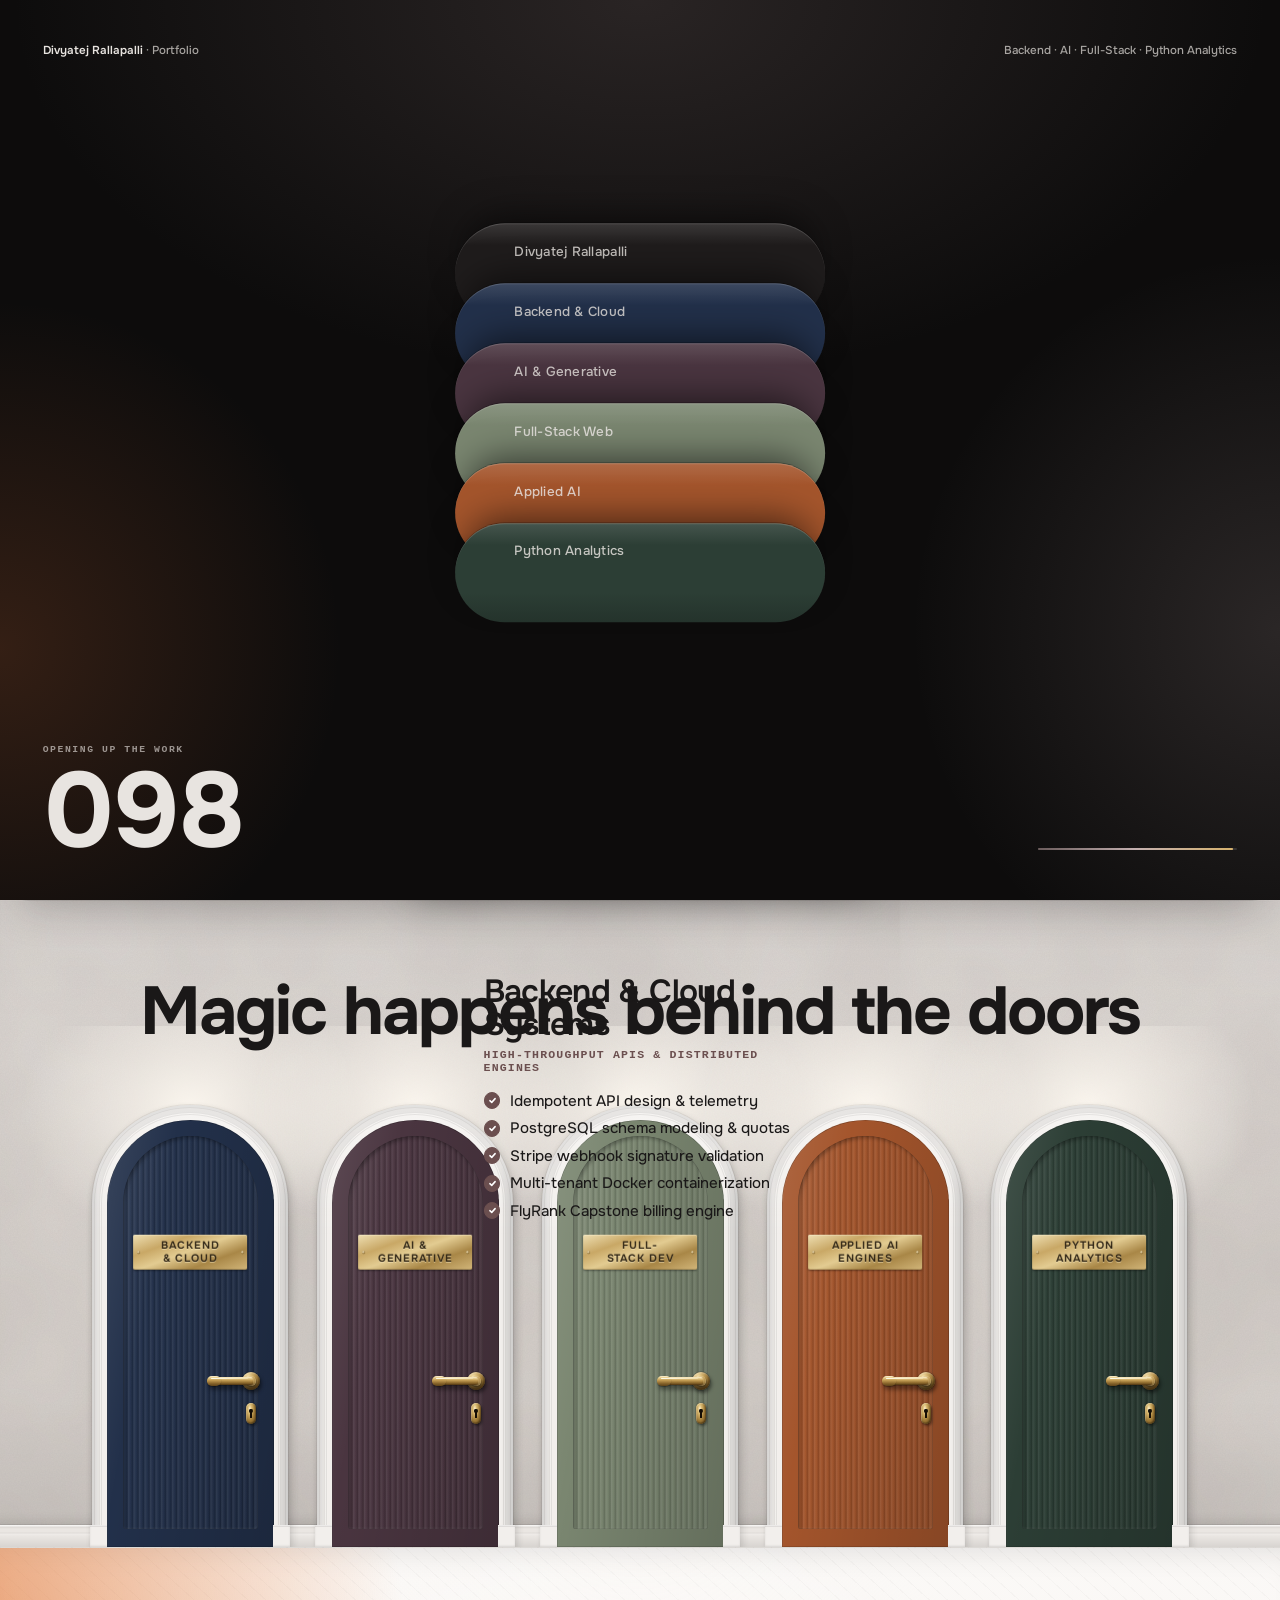
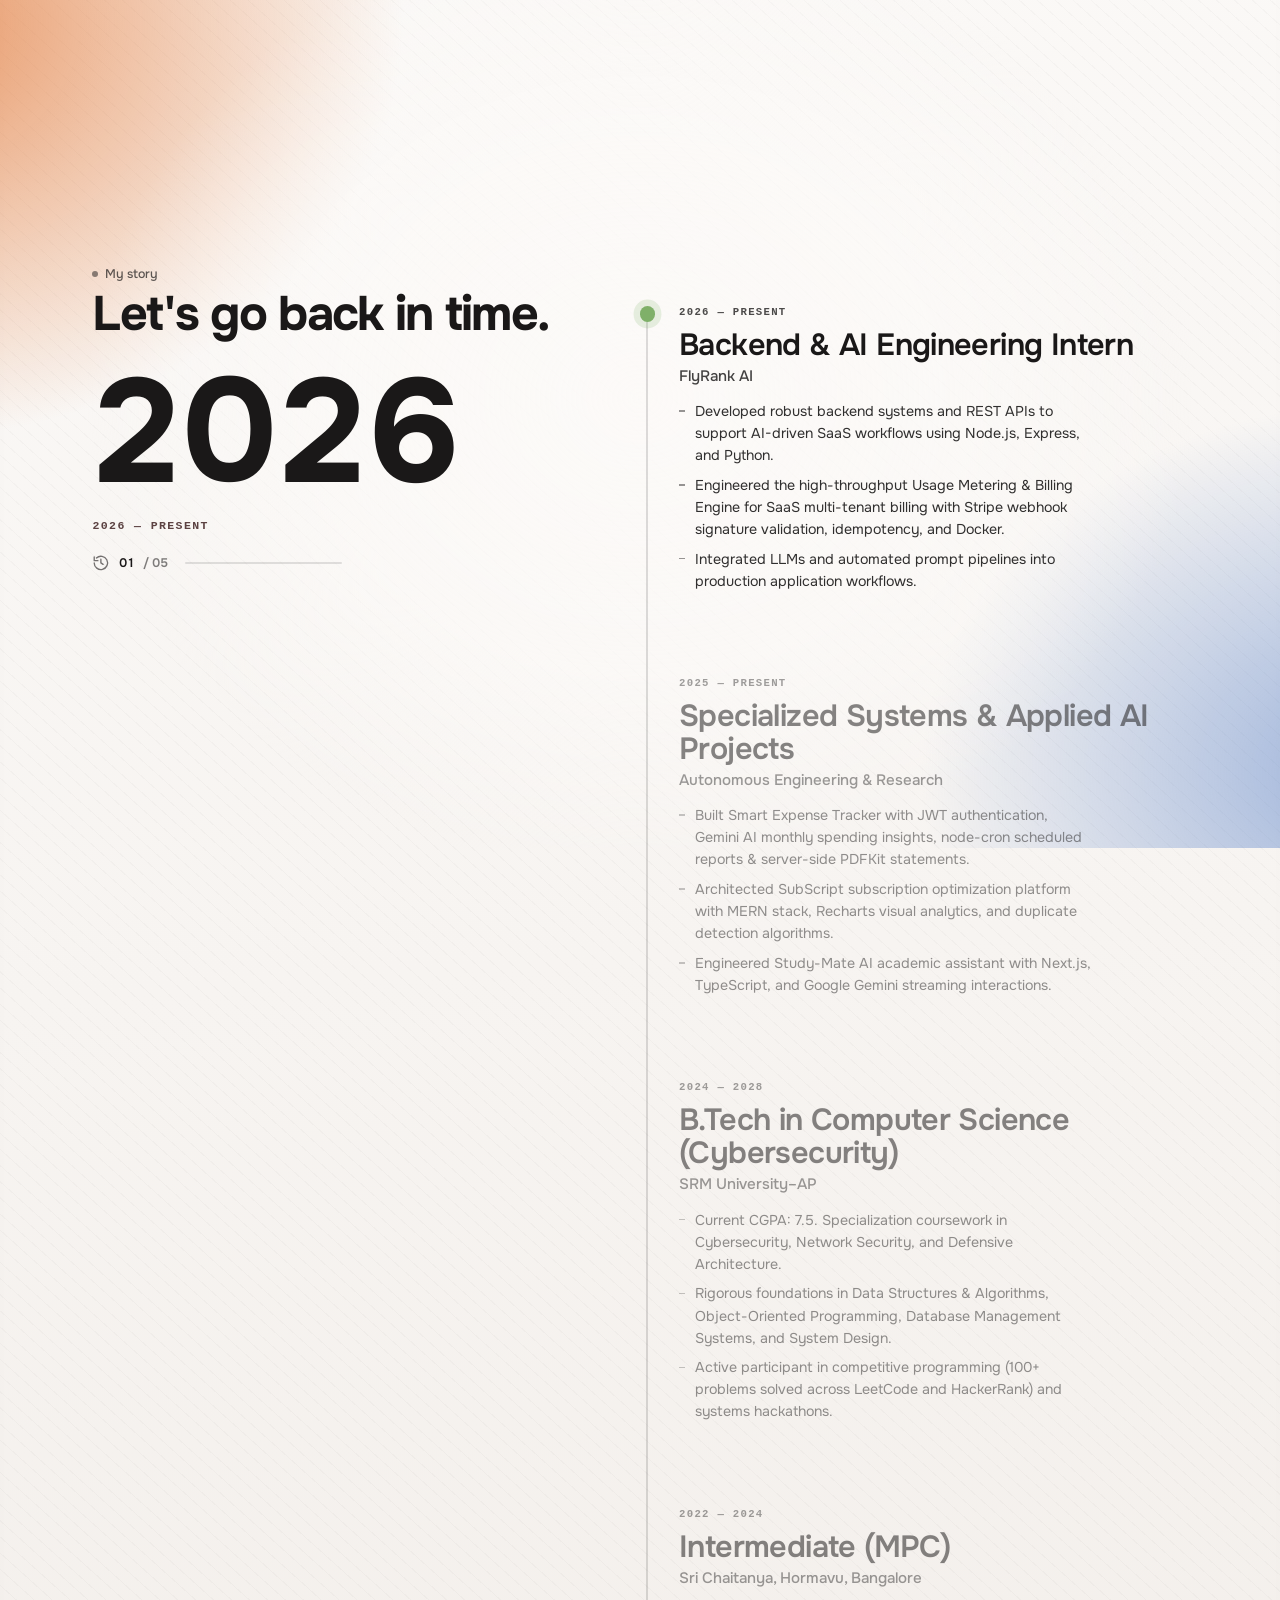
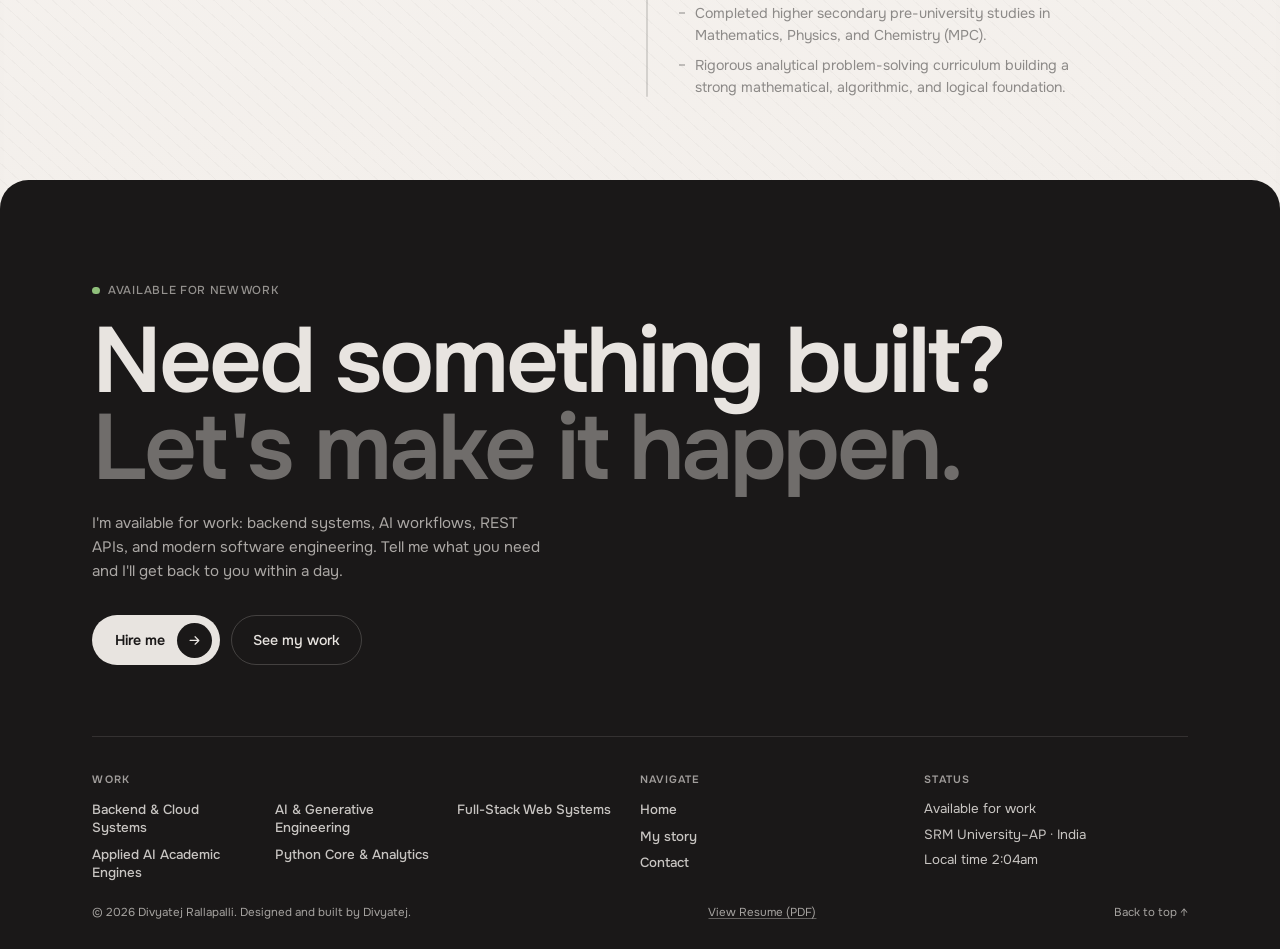
<file: index.html>
<!DOCTYPE html>
<html lang="en">
<head>
<meta charset="UTF-8" />
<meta name="viewport" content="width=device-width, initial-scale=1.0" />
<title>Divyatej Rallapalli — Backend & AI Engineer, Cybersecurity</title>
<link rel="preload" href="fonts/onest-latin.woff2" as="font" type="font/woff2" crossorigin>
<style>@font-face{font-family:'Onest';font-style:normal;font-display:swap;font-weight:100 900;src:url(fonts/onest-latin.woff2) format('woff2');unicode-range:U+0000-00FF,U+0131,U+0152-0153,U+02BB-02BC,U+02C6,U+02DA,U+02DC,U+0304,U+0308,U+0329,U+2000-206F,U+20AC,U+2122,U+2191,U+2193,U+2212,U+2215,U+FEFF,U+FFFD}@font-face{font-family:'Onest';font-style:normal;font-display:swap;font-weight:100 900;src:url(fonts/onest-latin-ext.woff2) format('woff2');unicode-range:U+0100-02BA,U+02BD-02C5,U+02C7-02CC,U+02CE-02D7,U+02DD-02FF,U+0304,U+0308,U+0329,U+1D00-1DBF,U+1E00-1E9F,U+1EF2-1EFF,U+2020,U+20A0-20AB,U+20AD-20C0,U+2113,U+2C60-2C7F,U+A720-A7FF}</style>

<meta name="description" content="Freelance developer and designer building websites, iOS apps and brand design for clients in the US, UK and worldwide. Working remotely, replies within 5 hours." />
<meta name="theme-color" content="#1A1818" />
<style>
/* Layout: full-bleed hero (light + charcoal dark mode) — greeting + flip-calendar skills top-left, card bottom-left, cut-out portrait anchored right on the status hairline. */
:root{
  --background:#E8E4E0; --foreground:#1A1818; --ink:#1A1818;
  --muted:#857878; --subtle:#B5A8A8; --line:#D5CDCA;
  --surface:#DED8D4; --surface-2:#D3CBC8;
  --accent:#6B5C5C; --accent-from:#C4B0B0; --accent-to:#6B5C5C;
  --hero-from:#EEEAE6; --hero-mid:#E8E4E0; --hero-to:#D8CDCA;
  --radius-pill:9999px; --radius-card:2rem; --radius-card-sm:1.25rem; --radius-control:.875rem;
  --text-watermark:13rem; --container-shell:88rem;
  --font:'Onest',ui-sans-serif,system-ui,-apple-system,'Segoe UI',sans-serif;
  --e-line:cubic-bezier(.215,.61,.355,1);
  --e-spring:cubic-bezier(.22,1,.36,1);
  --e-soft:cubic-bezier(.16,1,.3,1);
  --e-snap:cubic-bezier(.2,.8,.2,1);
  --bar-h:3.5rem;
  --gut-lg:5.5rem;   /* one side margin for nav, headline, chips and portrait */
  /* mode-dependent tokens (light) */
  --fg-rgb:26,24,24;
  --chip-bg:rgba(242,238,235,.5); --chip-bg-h:rgba(242,238,235,.85); --chip-line:rgba(196,176,176,.45);
  --btn-bg:#1A1818; --btn-fg:#E8E4E0; --btn-badge-bg:#E8E4E0; --btn-badge-fg:#1A1818;
  --outline-h:rgba(196,176,176,.18);
  --vig:rgba(240,236,232,.35);
  --panel:#F0ECE9; --field:rgba(196,176,176,.12); --scrim:rgba(var(--fg-rgb),.3);
  --cord-shadow:.2;
  color-scheme:light;
}
/* dark mode: charcoal, a step above pure black */
html[data-mode="dark"]{
  --background:#1A1818; --foreground:#E8E4E0; --fg-rgb:232,228,224;
  --line:rgba(196,176,176,.16); --surface:#252121; --surface-2:#302A2A;
  --chip-bg:rgba(196,176,176,.06); --chip-bg-h:rgba(196,176,176,.12); --chip-line:rgba(196,176,176,.16);
  --btn-bg:#E8E4E0; --btn-fg:#1A1818; --btn-badge-bg:#1A1818; --btn-badge-fg:#E8E4E0;
  --outline-h:rgba(196,176,176,.08);
  --vig:rgba(0,0,0,.22);
  --panel:#221F1F; --field:rgba(196,176,176,.06); --scrim:rgba(0,0,0,.55);
  --cord-shadow:.55;
  color-scheme:dark;
}
/* mode switch: one GPU crossfade of the whole page (View Transitions) instead of
   hundreds of per-element colour transitions running out of step */
::view-transition-old(root),::view-transition-new(root){animation-duration:.5s;animation-timing-function:cubic-bezier(.4,0,.2,1)}
.cord{view-transition-name:cord}
#cal{view-transition-name:cal}
::view-transition-old(cal){display:none}
::view-transition-new(cal){animation:none}
::view-transition-old(cord){display:none}
::view-transition-new(cord){animation:none}
*{box-sizing:border-box;margin:0;padding:0}
html{overscroll-behavior-y:none;scrollbar-width:none;font-size:16px;-webkit-font-smoothing:antialiased;background:#1A1818;overflow-x:clip}
html[data-mode="dark"]{background:#0F0E0E}
html::-webkit-scrollbar,body::-webkit-scrollbar{display:none;width:0;height:0}
body{background:var(--background);color:var(--foreground);font-family:var(--font);overflow-x:clip}
a{color:inherit;text-decoration:none}
button{font:inherit;color:inherit;background:none;border:none;cursor:pointer}
ul{list-style:none}
img{display:block;max-width:none}
svg{display:block;width:1em;height:1em;flex:none}
[hidden]{display:none!important}
.sr-only{position:absolute;width:1px;height:1px;padding:0;margin:-1px;overflow:hidden;clip:rect(0,0,0,0);white-space:nowrap;border:0}
:focus-visible{outline:2px solid var(--accent);outline-offset:2px}
.tnum{font-variant-numeric:tabular-nums}

/* ---------- adaptive rem grid ---------- */
@media (max-width:1920px){html{font-size:.833333vw}}
@media (max-width:1440px){html{font-size:1.111111vw}}
@media (max-width:1024px){html{font-size:1.5625vw}}
@media (max-width:640px){html{font-size:4.444444vw}}

.shell{max-width:var(--container-shell);margin-inline:auto;padding-inline:1.25rem;width:100%}
@media (min-width:640px){.shell{padding-inline:2rem}}
@media (min-width:1024px){.shell{padding-inline:var(--gut-lg)}}

/* ---------- skip link ---------- */
.skip{position:absolute;left:-9999px;top:auto}
.skip:focus{position:fixed;left:1rem;top:1rem;z-index:60;min-height:44px;display:inline-flex;align-items:center;border-radius:var(--radius-control);background:var(--ink);padding:.5rem 1rem;font-size:.875rem;color:#fff}

/* ---------- reveal system (plays once body.ready is set) ---------- */
.rv{opacity:0;transform:var(--from,translateY(10px));transition:opacity .8s var(--ease,var(--e-soft)) var(--d,0ms),transform .8s var(--ease,var(--e-soft)) var(--d,0ms)}
body.ready .rv{opacity:var(--to-o,1);transform:none}
.line{display:block;overflow:hidden;padding-bottom:.06em;margin-bottom:-.06em}
.line>span{display:block;transform:translateY(100%);opacity:0;transition:transform .9s var(--e-line) var(--d,0ms),opacity .9s var(--e-line) var(--d,0ms)}
body.ready .line>span{transform:none;opacity:1}

/* ---------- loader: the doors' colours stack up, one per discipline, then slides away to open the page ---------- */
.loader{position:fixed;inset:0;z-index:120;overflow:hidden;color:#E8E4E0;--p:0;font-family:'Onest',ui-sans-serif,system-ui,-apple-system,'Segoe UI',sans-serif}
.ld__bg{position:absolute;inset:0;background:radial-gradient(38% 55% at 0% 72%,rgba(164,85,44,.26),transparent 70%),radial-gradient(40% 58% at 100% 70%,rgba(196,176,176,.16),transparent 72%),
  radial-gradient(70% 60% at 50% 0%,rgba(107,92,92,.3),transparent 70%),#0D0C0C;transition:transform .85s cubic-bezier(.76,0,.24,1)}
.loader.out .ld__bg{transform:translateY(-100%)}
.ld__stack{--w:min(76vw,26rem);--h:calc(var(--w) * .27);--step:calc(var(--h) * .6);position:absolute;left:50%;top:47%;width:var(--w);height:calc(var(--h) + 5 * var(--step));translate:-50% -50%}
@media (max-width:639.98px){.ld__stack{--w:min(78vw,20rem)}}
.ld__pill{position:absolute;left:0;top:calc(var(--k) * var(--step));width:100%;height:var(--h);border-radius:999px;z-index:var(--k);
  display:flex;align-items:flex-start;padding:calc(var(--h) * .2) 0 0 calc(var(--w) * .16);font-size:max(11px,calc(var(--w) * .036));font-weight:500;letter-spacing:.02em;
  background:var(--c);
  background:linear-gradient(180deg,color-mix(in srgb,var(--c) 88%,#fff) 0%,var(--c) 22%,var(--c) 70%,color-mix(in srgb,var(--c) 82%,#000) 100%);color:var(--t);
  box-shadow:inset 0 1px 0 rgba(255,255,255,.14),0 -1px 0 rgba(0,0,0,.25),0 calc(var(--h) * -.18) calc(var(--h) * .35) calc(var(--h) * -.12) rgba(0,0,0,.55);
  opacity:0;transform:translateY(-1.6rem) scale(.96);transition:opacity .45s ease,transform .75s cubic-bezier(.16,1,.3,1)}
.ld__pill.on{opacity:1;transform:none}
.ld__pill span{opacity:.82}
.loader.out .ld__pill{transition:transform .8s cubic-bezier(.7,0,.25,1) calc(var(--k) * 45ms),opacity .5s ease calc(.25s + var(--k) * 45ms);opacity:0;
  transform:translateX(calc(var(--dir) * 115vw)) rotate(calc(var(--dir) * 4deg))}
.ld__hud{position:absolute;inset:0;pointer-events:none;display:flex;flex-direction:column;justify-content:space-between;padding:clamp(1.25rem,4vw,3rem);transition:opacity .35s ease}
.loader.out .ld__hud{opacity:0}
.ld__top{display:flex;justify-content:space-between;align-items:center;font-size:.8125rem;font-weight:500;color:rgba(232,228,224,.7)}
.ld__top b{font-weight:600;color:#E8E4E0}
.ld__bot{display:flex;justify-content:space-between;align-items:flex-end;gap:1.5rem}
.ld__num{font-size:clamp(3.5rem,9vw,7.5rem);font-weight:700;line-height:.85;letter-spacing:-.05em;font-variant-numeric:tabular-nums;color:#E8E4E0}
.ld__num small{display:block;margin-bottom:.9rem;font-family:ui-monospace,'SF Mono',Menlo,Consolas,monospace;font-size:.6875rem;font-weight:600;letter-spacing:.16em;text-transform:uppercase;color:rgba(232,228,224,.62)}
.ld__bar{width:min(30vw,14rem);height:2px;border-radius:2px;background:rgba(232,228,224,.14);overflow:hidden;margin-bottom:.5rem}
.ld__bar i{display:block;height:100%;background:linear-gradient(90deg,#6B5C5C,#C4B0B0,#D6B26E);transform-origin:0 50%;transform:scaleX(var(--p))}
@media (max-width:639.98px){.ld__top span:last-child{display:none}.ld__bar{width:34vw}}
@media (prefers-reduced-motion:reduce){.ld__pill{transform:none;transition:opacity .3s ease}.loader.out .ld__pill{transform:none}.ld__bg{transition:opacity .4s ease}.loader.out .ld__bg{transform:none;opacity:0}}

/* ---------- header ---------- */
.hdr{position:fixed;inset-inline:0;top:0;z-index:50;transition:background .35s ease,box-shadow .35s ease,opacity .35s ease,translate .45s var(--e-soft);--from:translateY(-14px);--d:150ms;--ease:var(--e-spring)}
.hdr.stuck{background:var(--background);box-shadow:0 1px 0 rgba(var(--fg-rgb),.08)}
.hdr.stuck .hdr__in{padding-block:.85rem}
.hdr.away{opacity:0;translate:0 -100%;pointer-events:none}
.hdr .shell{max-width:100%;padding-inline:clamp(1.25rem,3.5vw,4.5rem)}
.hdr__in{transition:padding .35s ease;display:flex;align-items:center;justify-content:space-between;gap:clamp(1rem,1.8vw,2.5rem);padding-block:1.25rem}
@media (min-width:640px){.hdr__in{padding-block:1.5rem}}
.brand{display:flex;align-items:center;gap:.5rem;font-size:1.375rem;font-weight:600;letter-spacing:-.01em}
.brand svg{font-size:1.5rem;color:var(--accent)}
.hdr nav{flex:1 1 auto;min-width:0}
.nav{display:none}
@media (min-width:1200px){
  .nav{display:flex;gap:clamp(0.65rem,1vw,1.25rem);font-size:clamp(0.84rem,0.9vw,0.95rem);white-space:nowrap;align-items:center}
  .menu-btn{display:none}
}

/* small screens: clock on the left, menu on the right, the pull cord hangs between them */
@media (max-width:1199.98px){.hdr nav{display:none}.hdr__right{flex:1;justify-content:space-between}}

.nav button{display:block}
.nav button>span{display:inline-flex;align-items:center;gap:.25rem;opacity:.8}
.caret{font-size:.75rem;opacity:.6}
.hdr__right{display:flex;align-items:center;gap:.75rem;flex:0 0 auto}
.chip{border:1px solid var(--chip-line);background:var(--chip-bg);-webkit-backdrop-filter:blur(4px);backdrop-filter:blur(4px);border-radius:var(--radius-control)}
.clock{display:flex;flex:0 0 auto;white-space:nowrap;align-items:center;gap:.75rem;padding:.6rem .9rem;font-size:.875rem;color:rgba(var(--fg-rgb),.7)}
.clock__ds{display:none;font-weight:500}

@media (min-width:1200px) and (max-width:1420px){
  .clock__date{display:none}
  .clock__ds{display:inline}
}
@media (min-width:1200px) and (max-width:1270px){
  .clock__ds,.clock__sep{display:none}
}
@media (max-width:767.98px){.clock{gap:.5rem;padding:.55rem .8rem;font-size:.8125rem}.clock__date,.clock__sep{display:none}.clock .clock__time{min-width:0}}
/* phones and tablets: menu on the left, local time on the right */
@media (max-width:1199.98px){.menu-btn{order:-1}}
.clock__lbl{color:rgba(var(--fg-rgb),.66)}
.clock__time{min-width:4rem;font-weight:500;color:var(--foreground)}
.clock__sep{color:rgba(var(--fg-rgb),.3)}
.clock__date{font-weight:500}
.menu-btn{transition:background .25s}
.menu-btn:hover{background:var(--chip-bg-h)}
.menu-btn>span{display:flex;align-items:center;gap:.5rem;padding:.6rem 1.1rem;font-size:.875rem;font-weight:500;text-transform:uppercase;letter-spacing:.05em}
.menu-btn svg{font-size:1rem}
.menu-btn .word{display:none}
@media (min-width:640px){.menu-btn .word{display:inline}}

/* ---------- hero ---------- */
.hero{position:relative;isolation:isolate;overflow:hidden;border-radius:0 0 var(--radius-card) var(--radius-card);
  background:radial-gradient(120% 90% at 62% 30%,var(--hero-from) 0%,var(--hero-mid) 48%,var(--hero-to) 100%);
  --fig-h:27rem;min-height:100svh;display:flex;flex-direction:column}
.hero__content{flex:1}
@media (min-width:768px) and (max-width:1023.98px){.hero{--fig-h:43rem}}
.hero::before{content:"";position:absolute;inset:0;z-index:-1;pointer-events:none;opacity:0;
  background:radial-gradient(120% 90% at 62% 30%,#2A2525 0%,#1F1C1C 48%,#141212 100%)}
html[data-mode="dark"] .hero::before{opacity:1}
.hero__vig{position:absolute;inset:0;z-index:0;pointer-events:none;background:linear-gradient(to bottom,var(--vig),transparent,var(--vig))}

/* the portrait (liquid reveal stage) */
.hero__stage{position:absolute;inset:0;z-index:2;pointer-events:none}
.fig{position:absolute;bottom:var(--bar-h);left:50%;height:var(--fig-h);aspect-ratio:801/1033;
  opacity:0;transition:opacity 1.1s var(--e-soft) 120ms,transform 1.3s var(--e-soft) 120ms;transform:translate(-50%,2.5rem)}
body.ready .fig{opacity:1;transform:translate(-50%,0)}
@media (min-width:1024px){
  .fig{height:min(calc(100% - var(--bar-h) - 6rem),58rem,calc((min(100vw,var(--container-shell)) - 2 * var(--gut-lg)) * .44 * 1033 / 801));left:auto;right:calc(max(0px,(100% - var(--container-shell)) / 2) + var(--gut-lg));transform:translateY(2.5rem)}
  body.ready .fig{transform:none}
}
.fig__wm{position:absolute;left:50%;translate:-50% 0;bottom:42%;white-space:nowrap;pointer-events:none;user-select:none;font-weight:700;line-height:1;letter-spacing:-.02em;color:rgba(255,255,255,.62);font-size:4.25rem}
@media (min-width:640px) and (max-width:1023.98px){.fig__wm{font-size:8rem}}
@media (min-width:1024px){.fig__wm{left:auto;right:-1rem;translate:none;bottom:24%;font-size:11rem}}
.hero__paint{position:absolute;inset:0;width:100%;height:100%;z-index:3;pointer-events:none}
.fig{pointer-events:auto;cursor:pointer}
.hero__content{pointer-events:none}.hero__content a,.hero__content button,.hero__content .cal,.hero__content [data-h]{pointer-events:auto}
/* the ability card: a small tag on the photo, and the card itself in a full-screen layer */
.fig__card{position:absolute;left:8%;bottom:16%;z-index:3;display:inline-flex;align-items:center;gap:.45rem;min-height:44px;padding:0 1rem;border-radius:999px;
  border:1px solid rgba(255,255,255,.22);background:rgba(26,24,24,.72);-webkit-backdrop-filter:blur(8px);backdrop-filter:blur(8px);color:#F3EEEC;
  font:600 .8125rem/1 'Onest',ui-sans-serif,system-ui,sans-serif;letter-spacing:.01em;cursor:pointer;box-shadow:0 10px 24px -12px rgba(0,0,0,.6);
  transition:transform .35s cubic-bezier(.16,1,.3,1),background .25s}
@media (max-width:1023.98px){.fig__card{bottom:7%;left:4%}}
.fig:hover .fig__card,.fig__card:focus-visible{transform:translateY(-3px);background:rgba(26,24,24,.88)}
.holo{position:fixed;inset:0;z-index:118;background:#050404;opacity:0;visibility:hidden;transition:opacity .35s ease,visibility 0s linear .35s}
.holo.on{opacity:1;visibility:visible;transition:opacity .35s ease}
/* the card's frame stays invisible until it draws the very same loader, then it simply takes over */
.holo iframe{position:absolute;inset:0;display:block;width:100%;height:100%;border:0;background:#050404;opacity:0;pointer-events:none}
.holo iframe.up{opacity:1;pointer-events:auto}
.holo__ld{position:absolute;inset:0;z-index:1;transition:opacity .45s ease,visibility 0s linear .45s}
.holo__ld.out{opacity:0;visibility:hidden}
.holo__ld.gone{display:none}
.holo.on .cl__card{animation:clIn .6s cubic-bezier(.16,1,.3,1) both}
@keyframes clIn{from{opacity:0;transform:translateY(10px) scale(.96)}}
.cl{position:absolute;inset:0;display:grid;place-content:center;justify-items:center;gap:18px;background:radial-gradient(60% 48% at 50% 46%,#2a2220 0%,#120f0f 58%,#050404 100%);
  font-family:ui-sans-serif,system-ui,-apple-system,'Segoe UI',Roboto,sans-serif;color:#E8E4E0;-webkit-font-smoothing:antialiased}
.cl__name{margin:0;font-size:13px;font-weight:600;line-height:1;letter-spacing:.34em;text-indent:.34em;text-transform:uppercase;color:#E8E4E0}
.cl__line{position:relative;width:clamp(180px,42vw,260px);height:2px;border-radius:2px;background:rgba(232,228,224,.14);overflow:hidden}
.cl__line i{position:absolute;inset:0;border-radius:inherit;background:linear-gradient(90deg,#a98747,#D6B26E 60%,#efdfb2);transform-origin:0 50%;
  transform:scaleX(var(--p,0));transition:transform .45s ease}
.cl__row{display:flex;justify-content:space-between;width:clamp(180px,42vw,260px);margin:0;font:500 10.5px/1 ui-monospace,'SF Mono',Menlo,Consolas,monospace;letter-spacing:.16em;text-transform:uppercase;color:rgba(232,228,224,.6)}
.cl__row b,.cl__row #ld-pct{font-weight:600;letter-spacing:.16em;color:#D6B26E}
@media (prefers-reduced-motion:reduce){.cl__line i{transition:none}}
/* the ability card: the same art the 3D scene used, as layers that part and catch the light */
.holo__lite{position:absolute;inset:0;z-index:2;display:grid;place-content:center;justify-items:center;gap:1.5rem;background:radial-gradient(60% 48% at 50% 46%,#2a2220 0%,#120f0f 58%,#050404 100%);opacity:0;transition:opacity .5s ease}
.holo__lite.in{opacity:1}
.holo__lite .hc{transform:translateY(18px) scale(.96);transition:transform .9s cubic-bezier(.16,1,.3,1)}
.holo__lite.in .hc{transform:none}
.hc{position:relative;width:min(84vw,calc(80svh * .716),34rem);aspect-ratio:1040/1452;padding:0;border:0;background:none;cursor:pointer;
  perspective:1100px;touch-action:none;-webkit-tap-highlight-color:transparent;
  --rx:0deg;--ry:0deg;--px:0;--py:0;--lift:0}
/* the warm light the card sits in. Everything that moves below moves by transform alone:
   sliding a gradient's position would repaint the whole card on every frame, which is what
   made the old card cost more than it looked like it should. */
.hc__aura{position:absolute;inset:-18% -16%;z-index:0;pointer-events:none;opacity:calc(.62 + var(--lift) * .38);
  background:radial-gradient(54% 44% at 50% 44%,rgba(230,176,110,.4),rgba(154,98,74,.14) 44%,transparent 70%)}
.hc__in{position:absolute;inset:0;z-index:1;transform-style:preserve-3d;transform:rotateX(var(--rx)) rotateY(var(--ry));transition:transform .85s cubic-bezier(.16,1,.3,1)}
.hc.flip .hc__in{transform:rotateX(var(--rx)) rotateY(calc(180deg + var(--ry)))}
.hc.live .hc__in{transition:transform .5s cubic-bezier(.16,1,.3,1)}
.hc__face{position:absolute;inset:0;border-radius:4.2%/3%;overflow:hidden;isolation:isolate;backface-visibility:hidden;-webkit-backface-visibility:hidden;
  box-shadow:0 34px 70px -26px rgba(0,0,0,.9),0 4px 14px -6px rgba(0,0,0,.55)}
.hc__back{transform:rotateY(180deg)}
.hc__plate,.hc__backimg{position:absolute;inset:0;display:block;width:100%;height:100%}
/* the portrait window: two layers drifting at different speeds, which is what reads as depth */
.hc__win{position:absolute;left:8.41%;top:14.8%;width:83.18%;height:36.4%;overflow:hidden}
.hc__win img{position:absolute;left:-8%;top:-8%;width:116%;height:116%;display:block}
.hc__bg{transform:translate3d(calc(var(--px) * 4.4%),calc(var(--py) * 4.4%),0) scale(1.015)}
.hc__sub{transform:translate3d(calc(var(--px) * 1.7%),calc(var(--py) * 1.7%),0)}
.hc__wsh{position:absolute;inset:0;pointer-events:none;box-shadow:inset 0 0 22px rgba(0,0,0,.45);mix-blend-mode:soft-light;
  background:linear-gradient(100deg,rgba(255,236,206,.16),transparent 42%)}
/* the foil, the gilt and the specular: each is a window with an oversized sheet inside it,
   and only the sheet moves, so a frame costs a transform rather than a repaint */
.hc__foil,.hc__sheen,.hc__glare{position:absolute;inset:0;pointer-events:none;overflow:hidden}
.hc__foil::before,.hc__sheen::before,.hc__glare::before{content:'';position:absolute;display:block}
.hc__foil{mix-blend-mode:color-dodge;opacity:calc(.2 + var(--lift) * .22);
  -webkit-mask-image:url(card/body.webp);mask-image:url(card/body.webp);-webkit-mask-size:100% 100%;mask-size:100% 100%}
.hc__foil::before{inset:-12% -80%;transform:translate3d(calc(var(--px) * -22%),0,0);
  background:linear-gradient(112deg,transparent 28%,rgba(255,104,170,.4) 40%,rgba(255,214,120,.46) 48%,rgba(120,226,255,.4) 56%,transparent 68%)}
.hc__back .hc__foil{-webkit-mask-image:none;mask-image:none;mix-blend-mode:screen;opacity:calc(.2 + var(--lift) * .22)}
.hc__back .hc__foil::before{background:linear-gradient(108deg,transparent 30%,rgba(196,142,86,.3) 43%,rgba(255,221,166,.42) 50%,rgba(178,134,92,.3) 57%,transparent 70%)}
/* the gilt: only the gold and cream catch this one, through a mask cut from the card itself */
.hc__sheen{mix-blend-mode:screen;opacity:calc(.34 + var(--lift) * .34);
  -webkit-mask-image:url(card/sheen.webp);mask-image:url(card/sheen.webp);-webkit-mask-size:100% 100%;mask-size:100% 100%}
.hc__sheen::before{inset:0 -100%;transform:translate3d(calc(var(--px) * 26%),0,0);
  background:linear-gradient(100deg,transparent 41%,rgba(255,243,212,1) 49%,rgba(255,224,164,.42) 55%,transparent 62%)}
.hc__glare{mix-blend-mode:soft-light}
.hc__glare::before{inset:-50%;transform:translate3d(calc(var(--px) * 23%),calc(var(--py) * 21%),0);
  background:radial-gradient(21% 16% at 50% 44%,rgba(255,251,238,.55),rgba(255,248,230,.12) 44%,transparent 72%)}
.hc__rim{position:absolute;inset:0;pointer-events:none;border-radius:inherit;
  box-shadow:inset 0 0 0 1px rgba(255,226,170,.3),inset 0 0 26px -6px rgba(0,0,0,.55);
  background:linear-gradient(102deg,rgba(0,0,0,.22),transparent 34%,transparent 66%,rgba(0,0,0,.26))}
.hc__hint{font:500 .6875rem/1 ui-monospace,'SF Mono',Menlo,Consolas,monospace;letter-spacing:.14em;text-transform:uppercase;color:rgba(232,228,224,.6)}
.hc__ht{display:none}
@media (hover:none){.hc__hm{display:none}.hc__ht{display:inline}}
@media (prefers-reduced-motion:reduce){.hl__shine{animation:none}.hc__in{transition:transform .4s ease}}
.holo__x{position:absolute;top:max(1rem,env(safe-area-inset-top));right:max(1rem,env(safe-area-inset-right));z-index:2;display:inline-flex;align-items:center;gap:.5rem;min-height:44px;padding:0 1rem;
  border-radius:999px;border:1px solid rgba(255,255,255,.2);background:rgba(20,18,18,.6);-webkit-backdrop-filter:blur(8px);backdrop-filter:blur(8px);color:#F3EEEC;font:600 .8125rem/1 'Onest',ui-sans-serif,system-ui,sans-serif;cursor:pointer}
.holo__x:hover{background:rgba(40,36,36,.8)}
.holo__x svg{width:1rem;height:1rem}
.fig img,.fig canvas{position:absolute;inset:0;width:100%;height:100%;object-fit:contain;object-position:50% 100%}
.fig canvas{pointer-events:none}

.hero__content{position:relative;z-index:20;display:flex;flex-direction:column;gap:2rem;padding-top:7rem;padding-bottom:calc(var(--fig-h) + 1.25rem)}
@media (min-width:1024px){
  .hero__content{display:grid;min-height:calc(100lvh - var(--bar-h));grid-template-columns:repeat(12,1fr);align-content:center;gap:2.5rem;padding-top:7rem;padding-bottom:4rem}
}
.hero__left{display:flex;flex-direction:column;gap:1.75rem;min-width:0}
.hero__right{display:flex;flex-direction:column;align-items:flex-start;gap:2rem;min-width:0}
@media (min-width:1024px){
  .hero__left{grid-column:1 / span 7}
  .hero__right{grid-column:1 / span 7;grid-row:2;align-self:end;flex-direction:row;align-items:flex-end;gap:2.25rem}
}

.eyebrow{display:inline-flex;align-items:center;gap:.5rem;font-size:.875rem;font-weight:500;color:rgba(var(--fg-rgb),.7)}
.eyebrow::before{content:"";width:.375rem;height:.375rem;border-radius:9999px;background:rgba(var(--fg-rgb),.5)}
.h1{font-size:2.625rem;font-weight:600;line-height:.98;letter-spacing:-.02em;text-wrap:balance}
@media (min-width:640px){.h1{font-size:3.5rem}}
@media (min-width:768px){.h1{font-size:4.25rem}}
@media (min-width:1024px){.h1{font-size:4.75rem}}
@media (min-width:640px) and (max-width:1023.98px){.hero__left{padding-left:1.5rem}}
.h1 .soft{color:rgba(var(--fg-rgb),.5)}

/* ---------- flip calendar (skills) ---------- */
.cal-line{display:block;padding-top:.34em;margin-top:.1em;padding-bottom:.42em}
.cal{--cal-w:5.8em;position:relative;display:inline-block;font-size:0.75em;max-width:85%;perspective:14em;perspective-origin:30% 0;vertical-align:top;
  --from:translateY(.5em) rotateX(-18deg);--ease:var(--e-soft)}
.cal.rv{transition-duration:1.1s}
.cal__body{position:relative;display:block;width:var(--cal-w);height:1.72em;transform:rotateX(10deg) rotateY(-9deg);transform-style:preserve-3d;transition:width .5s var(--e-soft)}
.cal__stand{position:absolute;left:.2em;right:-.14em;top:.28em;bottom:-.4em;border-radius:.26em;
  background:linear-gradient(165deg,#3a3a3a 0%,#141414 40%,#050505 100%);
  box-shadow:0 .5em .9em -.35em rgba(0,0,0,.55),inset 0 .02em 0 rgba(255,255,255,.12);transform:translateZ(-.12em)}
.cal__stack{position:absolute;inset:0;transform-style:preserve-3d}
.cal__page,.cal__face,.cal__rear{position:absolute;inset:0;border-radius:.2em}
.cal__page{background:linear-gradient(180deg,#fbfaf7 0%,#f2f0eb 100%);
  box-shadow:0 .045em 0 #d8d4cb,0 .08em 0 #f6f4ef,0 .115em 0 #d0cbc1,0 .15em 0 #f2f0ea,0 .185em 0 #c8c3b8,0 .22em 0 #e9e6df,0 .255em 0 #aaa498,0 .45em .6em -.2em rgba(0,0,0,.35)}
.cal__leaf{position:absolute;inset:0;transform-origin:50% 0;transform-style:preserve-3d;transform:translateZ(.004em)}
.cal__face{background:linear-gradient(180deg,#fdfcf9 0%,#f3f1ec 100%);backface-visibility:hidden;-webkit-backface-visibility:hidden;box-shadow:inset 0 -.015em 0 rgba(0,0,0,.06)}
.cal__back{position:absolute;inset:0;border-radius:.2em;transform-origin:50% 0;transform:translateZ(-.004em) rotateX(352deg) translateY(50%) rotateX(180deg) translateY(-50%);backface-visibility:hidden;-webkit-backface-visibility:hidden;background:linear-gradient(0deg,#e9e6df 0%,#d9d5cc 100%);filter:brightness(.86)}
.cal__rear{background:linear-gradient(0deg,#e9e6df 0%,#d9d5cc 100%);transform:rotateX(180deg);backface-visibility:hidden;-webkit-backface-visibility:hidden}
.cal__word{position:absolute;inset:0;display:flex;align-items:center;padding:.2em .4em 0;color:#0a0a0a;font-weight:700;letter-spacing:-.035em;line-height:1;white-space:nowrap;font-size:0.92em;}
.cal__no{position:absolute;right:.42em;bottom:.2em;font-size:.15em;font-weight:500;letter-spacing:.08em;color:rgba(10,10,10,.42);font-variant-numeric:tabular-nums}
.cal__holes{position:absolute;top:.09em;left:.32em;right:.32em;height:.07em;display:flex;justify-content:space-between}
.cal__holes i{display:block;width:.075em;height:.075em;border-radius:50%;background:#1b1b1b;box-shadow:inset 0 .01em .01em rgba(255,255,255,.3)}
.cal__shade{position:absolute;inset:0;border-radius:inherit;pointer-events:none;opacity:0;backface-visibility:hidden;-webkit-backface-visibility:hidden;background:linear-gradient(180deg,rgba(0,0,0,.5) 0%,rgba(0,0,0,.08) 70%,rgba(0,0,0,0) 100%)}
.cal__rings{position:absolute;top:-.27em;left:.32em;right:.32em;height:.42em;display:flex;justify-content:space-between;transform:translateZ(.05em);pointer-events:none}
.cal__rings i{display:block;width:.075em;height:.42em;position:relative}
.cal__rings i::before{content:"";position:absolute;left:-.065em;right:-.065em;top:0;bottom:0;border-radius:.2em;
  border:.04em solid #a9a9a9;border-left-color:#ededed;border-top-color:#f6f6f6;border-right-color:#6f6f6f;border-bottom-color:#8a8a8a;
  filter:drop-shadow(.01em .025em .015em rgba(0,0,0,.35))}
.cal__measure{position:absolute;visibility:hidden;white-space:nowrap;font-weight:700;letter-spacing:-.035em;pointer-events:none}

.rating{display:flex;align-items:center;gap:.75rem}
.stars{display:flex;gap:.1rem;color:var(--accent);font-size:1rem}
.rating p{font-size:.875rem;font-weight:500;color:rgba(var(--fg-rgb),.7)}
.ctas{display:flex;flex-wrap:wrap;gap:.75rem}

/* pill button */
.pill{display:inline-block;border-radius:9999px}
.pill__in{display:inline-flex;align-items:center;gap:.75rem;border-radius:9999px;font-size:.875rem;font-weight:500;padding:.875rem 1.75rem;white-space:nowrap}
.pill--arrow .pill__in{padding:.375rem .375rem .375rem 1.5rem}
.pill--dark .pill__in{background:var(--btn-bg);color:var(--btn-fg)}
.pill--light .pill__in{background:var(--surface);color:var(--foreground)}
.pill--outline .pill__in{border:1px solid var(--line);background:transparent;color:var(--foreground)}
.pill--outline:hover .pill__in{background:var(--outline-h)}
.pill__badge{width:2.25rem;height:2.25rem;display:grid;place-items:center;border-radius:9999px;font-size:1rem;background:var(--ink);color:#fff}
.pill--dark .pill__badge{background:var(--btn-badge-bg);color:var(--btn-badge-fg)}

/* hero card */
.hcard{width:100%;max-width:24rem;border-radius:var(--radius-card-sm);background:rgba(255,255,255,.7);padding:.5rem;
  box-shadow:0 0 0 1px rgba(230,229,226,.7),0 1px 2px rgba(0,0,0,.05);-webkit-backdrop-filter:blur(12px);backdrop-filter:blur(12px);
  --from:translateY(16px) scale(.96);--d:400ms;--ease:var(--e-soft)}
@media (min-width:1024px){.hcard{width:19rem}}
.hcard__row{display:flex;gap:.5rem;cursor:pointer;border-radius:var(--radius-control)}
.hcard__tile{aspect-ratio:1;width:6rem;flex:none;display:grid;place-items:center;border-radius:var(--radius-control);background:var(--ink);font-size:1.875rem;color:var(--accent-from)}
.hcard__panel{flex:1;min-width:0;border-radius:var(--radius-control);background:rgba(241,240,238,.7);padding:.75rem;display:flex;flex-direction:column;justify-content:space-between;gap:.5rem}
.slot{position:relative;min-height:3.25rem}
.slide{position:absolute;inset:0;transition:transform .5s var(--e-snap),opacity .4s var(--e-snap)}
.slide__cap{font-size:.65rem;font-weight:500;text-transform:uppercase;letter-spacing:.05em;color:rgba(var(--fg-rgb),.45)}
.slide__ttl{max-width:8rem;margin-top:.15rem;font-size:.875rem;font-weight:500;line-height:1.35}
.hcard__ctrl{display:flex;align-items:center;justify-content:space-between}
.dots{display:flex;align-items:center;gap:.25rem}
.dots i{display:block;height:.25rem;width:.375rem;border-radius:9999px;background:rgba(var(--fg-rgb),.2);transition:all .3s}
.dots i.on{width:1rem;background:rgba(var(--fg-rgb),.7)}
.arrows{display:flex;gap:.25rem}
.rnd{width:1.75rem;height:1.75rem;display:grid;place-items:center;border-radius:9999px;background:#fff;color:rgba(var(--fg-rgb),.7);box-shadow:0 0 0 1px var(--line);font-size:.8rem;transition:color .2s}
.rnd:hover{color:var(--foreground)}
.rnd--prev svg{transform:rotate(180deg)}

/* partners */
.partners{width:100%;max-width:24rem;--from:translateY(14px);--d:550ms}
@media (min-width:1024px){.partners{width:auto;max-width:none}.partners ul{grid-template-columns:repeat(4,auto);justify-content:start;column-gap:1rem}}
.partners__lbl{margin-bottom:.75rem;font-size:.75rem;font-weight:500;color:rgba(var(--fg-rgb),.45);text-align:left}
.partners ul{display:grid;grid-template-columns:repeat(4,1fr);column-gap:1rem;row-gap:.75rem}
.partners li>span{display:flex;align-items:center;gap:.375rem;font-size:.75rem;color:rgba(var(--fg-rgb),.7);opacity:.7}
.partners li svg{font-size:.875rem;color:rgba(var(--fg-rgb),.4)}

/* status bar */
.hero__bar{position:relative;z-index:20;display:flex;align-items:center;justify-content:space-between;gap:.75rem;height:var(--bar-h);border-top:1px solid rgba(var(--fg-rgb),.1);font-size:.75rem;font-weight:500;text-transform:uppercase;letter-spacing:.025em;color:rgba(var(--fg-rgb),.72);--from:none;--d:900ms}
/* ---------- my story: a timeline you scroll through naturally; the year and title stay beside it ---------- */
.story{position:relative;z-index:1;background:#F4F1EE;border-top:1px solid rgba(26,24,24,.1);box-shadow:inset 0 1.75rem 2.25rem -1.75rem rgba(26,24,24,.14);--warm:0}
html[data-mode="dark"] .story{background:#171515;border-top-color:rgba(232,228,224,.08);box-shadow:inset 0 1.75rem 2.25rem -1.75rem rgba(0,0,0,.6)}
.story::before{content:"";position:absolute;inset:0;pointer-events:none;opacity:var(--warm);
  background:radial-gradient(60% 50% at 25% 40%,rgba(196,150,100,.12),transparent 70%),linear-gradient(180deg,transparent,rgba(170,125,80,.06))}
/* the story's backdrop, plus a soft light in the colour of the work each chapter was about (the doors'
   colours), which changes as you move from chapter to chapter.
   Light mode: soft washes of colour bleeding in from the edges, over a very fine diagonal weave — the
   middle stays clean paper so the writing is never fighting the background.
   Dark mode: the fine dots it has always had. */
.story{
  background-image:
    repeating-linear-gradient(42deg,rgba(26,24,24,.022) 0 1px,transparent 1px 12px),
    linear-gradient(176deg,#FBF9F7 0%,#F7F4F1 54%,#F3EFEB 100%);
  background-attachment:local,local}
html[data-mode="dark"] .story{
  background-image:radial-gradient(rgba(232,228,224,.055) 1px,transparent 1.4px);
  background-size:1.6rem 1.6rem;background-position:center top;background-attachment:scroll}
.story__amb{position:sticky;top:0;z-index:0;display:block;height:100svh;margin-bottom:-100svh;pointer-events:none;overflow:hidden;--aa:2.3;--p1:0% 14%;--p2:100% 86%}
html[data-mode="dark"] .story__amb{--aa:1.1;--p1:24% 44%;--p2:80% 74%}
/* light mode: the colour is real, but it stays out towards the edges and a soft light sits
   over the middle, so every word is read against near-white paper */
.story__amb::after{content:"";position:absolute;inset:0;pointer-events:none;
  background:radial-gradient(54% 66% at 50% 50%,rgba(252,250,248,.9) 0%,rgba(252,250,248,.66) 46%,transparent 80%)}
html[data-mode="dark"] .story__amb::after{display:none}
.story__amb i{position:absolute;inset:-8%;opacity:0;transition:opacity 1.2s ease;
  background:radial-gradient(46% 54% at var(--p1),rgba(var(--c1),calc(.34 * var(--aa))),transparent 74%),radial-gradient(42% 48% at var(--p2),rgba(var(--c2),calc(.26 * var(--aa))),transparent 74%);
  animation:ambDrift 24s ease-in-out infinite alternate;animation-play-state:paused}
/* light mode: the colours as soft light on paper; dark mode: the doors' own deeper colours glowing in the dark */
.story__amb i:nth-child(1){--c1:226,122,58;--c2:92,132,202}     /* independent freelancer: everything, warm */
.story__amb i:nth-child(2){--c1:226,122,58;--c2:206,138,150}    /* graphic designer */
.story__amb i:nth-child(3){--c1:132,174,104;--c2:92,132,202}    /* UI/UX designer */
.story__amb i:nth-child(4){--c1:178,106,148;--c2:226,122,58}    /* graphic design intern */
.story__amb i:nth-child(5){--c1:226,178,70;--c2:178,142,132}    /* computer science degree */
html[data-mode="dark"] .story__amb i:nth-child(1){--c1:164,85,44;--c2:60,82,120}
html[data-mode="dark"] .story__amb i:nth-child(2){--c1:164,85,44;--c2:196,176,176}
html[data-mode="dark"] .story__amb i:nth-child(3){--c1:122,134,112;--c2:60,82,120}
html[data-mode="dark"] .story__amb i:nth-child(4){--c1:74,53,64;--c2:164,85,44}
html[data-mode="dark"] .story__amb i:nth-child(5){--c1:214,178,110;--c2:107,92,92}
.story[data-ch="0"] .story__amb i:nth-child(1),.story[data-ch="1"] .story__amb i:nth-child(2),.story[data-ch="2"] .story__amb i:nth-child(3),
.story[data-ch="3"] .story__amb i:nth-child(4),.story[data-ch="4"] .story__amb i:nth-child(5){opacity:1;animation-play-state:running}
@keyframes ambDrift{from{transform:translate3d(-2%,-1.5%,0) scale(1)}to{transform:translate3d(2.5%,2%,0) scale(1.06)}}
html.lite .story__amb i{animation:none}
@media (prefers-reduced-motion:reduce){.story__amb i{animation:none;transition:none}}
.story__track,.story__pin{position:relative}
.story__pin{padding:7rem 0 2.5rem}
.story__stage{position:relative;z-index:1;display:grid;grid-template-columns:minmax(0,1fr) minmax(0,1.1fr);gap:3.5rem;align-items:start;width:100%}
.story__clock{position:sticky;top:0;height:100svh;display:flex;flex-direction:column;justify-content:center;align-items:flex-start;margin-top:-7rem;padding-top:3rem}
.story__bg{position:absolute;left:-40%;right:-40%;top:0;height:100%;width:180%;z-index:-1;pointer-events:none;
  -webkit-mask:radial-gradient(closest-side,#000 55%,transparent);mask:radial-gradient(closest-side,#000 55%,transparent)}
.story__h{margin-top:.6rem;font-size:2.4rem;font-weight:700;line-height:.98;letter-spacing:-.035em}
@media (min-width:1024px){.story__h{font-size:3.4rem}}
.story__yr{display:flex;margin:1.5rem 0 0 -.04em;font-size:clamp(5.5rem,11.5vw,11.5rem);font-weight:700;line-height:1;letter-spacing:-.06em;font-variant-numeric:tabular-nums;color:var(--foreground)}
.dg{display:block;height:1em;overflow:hidden;padding-right:.02em}
.dg__c{display:flex;flex-direction:column;transform:translateY(calc(var(--d,0) * -1em));transition:transform .9s cubic-bezier(.65,0,.2,1)}
.dg:nth-child(2) .dg__c{transition-delay:.04s}.dg:nth-child(3) .dg__c{transition-delay:.08s}.dg:nth-child(4) .dg__c{transition-delay:.12s}
.dg__c i{display:block;height:1em;font-style:normal;text-align:center}
.story__when{margin-top:.9rem;font-family:ui-monospace,'SF Mono',Menlo,Consolas,monospace;font-size:.8125rem;font-weight:600;letter-spacing:.12em;text-transform:uppercase;color:#6B4F4F}
html[data-mode="dark"] .story__when{color:#D9C6C6}
.story__meter{display:flex;align-items:center;gap:.6rem;margin-top:1.5rem;font-size:.875rem;font-weight:600;color:var(--foreground);font-variant-numeric:tabular-nums;width:100%}
.story__of{color:rgba(var(--fg-rgb),.55)}
.story__rw{width:1.25rem;height:1.25rem;color:rgba(var(--fg-rgb),.6);transform:rotate(calc(var(--p,0) * -720deg))}
.story__bar{position:relative;flex:0 1 11rem;height:2px;margin-left:.6rem;border-radius:2px;background:rgba(var(--fg-rgb),.12);overflow:hidden}
.story__bar b{position:absolute;inset:0;background:var(--foreground);transform-origin:0 50%;transform:scaleX(var(--p,0))}
/* the chapters, in normal flow: the line runs beside them and the dot travels it as you scroll */
.story__line{position:relative;padding-top:24vh;padding-bottom:4vh}
.story__list{position:relative;list-style:none;margin:0;padding:0 0 0 2.75rem}
.story__rail{position:absolute;left:.45rem;top:var(--r0,0);height:var(--rh,0);width:2px;border-radius:2px;
  background:linear-gradient(180deg,var(--foreground) 0%,var(--foreground) var(--dp,0%),rgba(var(--fg-rgb),.14) var(--dp,0%))}
.story__rail{background:rgba(var(--fg-rgb),.14)!important}
/* the dot rides the line on the browser's own scrolling (sticky), so it never shakes; it stops at the line's ends */
/* the track reaches a dot's radius (and its halo) past each end of the line, so at the very start and end the dot sits whole on the line's tip */
.story__dtrack{position:absolute;left:calc(.45rem + 1px - 1.25rem);width:2.5rem;top:calc(var(--r0,0px) - 1rem);height:calc(var(--rh,0px) + 2rem);padding-block:.45rem;overflow:clip;pointer-events:none}
.story.at-start .story__dot::before{opacity:0}
.story__dot{position:sticky;display:block;top:calc(50svh - .55rem);margin:0 auto;width:1.1rem;height:1.1rem;border-radius:50%;z-index:2;
  background:var(--foreground);box-shadow:0 0 0 .4rem rgba(var(--fg-rgb),.08);transition:background .4s,box-shadow .4s}
/* the stretch of line already travelled, drawn as a tail above the dot */
.story__dot::before{content:"";position:absolute;left:50%;bottom:50%;width:2px;height:300vh;margin-left:-1px;background:var(--foreground);z-index:-1}
/* the dot's track reaches a dot's width past both ends of the line, so the dot is never cut off at the start or the end */
.story__dtrack{top:calc(var(--r0,0px) - 1rem)!important;height:calc(var(--rh,0px) + 2rem)!important;padding:.45rem 0;z-index:2;overflow:visible!important}
/* the travelled stretch of line is drawn in its own track that stops exactly at the line's ends */
.story__ttrack{position:absolute;left:calc(.45rem + 1px - 1.25rem);width:2.5rem;top:var(--r0,0);height:var(--rh,0);overflow:clip;pointer-events:none;z-index:1}
.story__tail{position:sticky;display:block;top:50svh;width:2px;height:0;margin:0 auto}
.story__tail::before{content:"";position:absolute;left:0;bottom:0;width:2px;height:300vh;background:var(--foreground)}
.story__dot::before{display:none}
.story.is-now .story__dot{background:#7FB069;box-shadow:0 0 0 .45rem rgba(127,176,105,.18)}
.ch{position:relative;padding:3rem 0;opacity:.52;transition:opacity .45s ease}
html:not([data-mode="dark"]) .ch__b li{color:rgba(var(--fg-rgb),.9)}
html:not([data-mode="dark"]) .ch__org{color:rgba(var(--fg-rgb),.82)}
html:not([data-mode="dark"]) .ch__date{color:rgba(var(--fg-rgb),.78)}
html:not([data-mode="dark"]) .ch.on{opacity:1}
html:not([data-mode="dark"]) .story__when{color:#5C4242}
.ch.on{opacity:1}
.ch__date{font-family:ui-monospace,'SF Mono',Menlo,Consolas,monospace;font-size:.75rem;font-weight:600;letter-spacing:.12em;text-transform:uppercase;color:rgba(var(--fg-rgb),.66);margin-bottom:.7rem}
.ch__t{font-size:1.9rem;font-weight:600;line-height:1.08;letter-spacing:-.02em;margin-bottom:.35rem}
.ch__org{font-size:1.0625rem;font-weight:500;color:rgba(var(--fg-rgb),.7);margin-bottom:1rem}
.ch__b{list-style:none;margin:0;padding:0;display:flex;flex-direction:column;gap:.55rem;max-width:46ch}
.ch__b li{position:relative;padding-left:1.1rem;font-size:1rem;line-height:1.55;color:rgba(var(--fg-rgb),.78)}
.ch__b li::before{content:"";position:absolute;left:0;top:.72em;width:.45rem;height:1.5px;background:rgba(var(--fg-rgb),.45)}
@media (min-width:1280px){.ch__t{font-size:2.15rem}}
/* phones: title and year pin to the top, the chapters scroll under them */
@media (max-width:767.98px){
  .story__pin{padding:0 0 1.5rem}
  .story__stage{grid-template-columns:1fr;gap:0}
  .story__clock{top:0;padding-top:calc(var(--hdr-h,4.4rem) + 1rem)!important;height:auto;margin:0 -1.25rem;padding:1.25rem 1.25rem .9rem;z-index:3;justify-content:flex-start;
    background:#F4F1EE;border-bottom:1px solid rgba(26,24,24,.1);box-shadow:0 10px 16px -12px rgba(26,24,24,.25)}
  html[data-mode="dark"] .story__clock{background:#171515;border-bottom-color:rgba(232,228,224,.08);box-shadow:0 10px 16px -12px rgba(0,0,0,.7)}
  .story__bg{display:none}
  .story__clock .eyebrow{display:none}
  .story__h{margin-top:0;font-size:1.6rem}
  .story__yr{margin-top:.35rem;font-size:clamp(3.4rem,17vw,4.5rem)}
  .story__when{margin-top:.25rem;font-size:.6875rem}
  .story__meter{margin-top:.5rem;font-size:.8125rem}
  .story__line{padding-top:1rem;padding-bottom:6vh}
  .story__list{padding-left:2.1rem}
  .story__rail{left:.45rem}.story__dtrack,.story__ttrack{left:calc(.45rem + 1px - 1.25rem)}
  .ch{padding:1.75rem 0}
  .ch__t{font-size:1.45rem}
  .ch__org{font-size:.9375rem;margin-bottom:.6rem}
  .ch__b li{font-size:.9375rem}
}
@media (prefers-reduced-motion:reduce){.ch{opacity:1}.dg__c{transition:none}.story__bg{display:none}}
.hero__bar .mid{display:none}
@media (min-width:640px){.hero__bar .mid{display:inline}}
.hero__bar .scroll{display:inline-flex;align-items:center;gap:.5rem}
.hero__bar .scroll i{font-style:normal;display:inline-block;animation:nudge 1.8s var(--e-snap) infinite}
@keyframes nudge{0%,100%{transform:translateY(0)}50%{transform:translateY(3px)}}

/* ---------- pull cord (mode switch) ---------- */
.cord{position:fixed;top:0;right:0;width:min(100%,340px);height:520px;z-index:70;pointer-events:none;overflow:hidden}
.cord__cv{position:absolute;inset:0;width:100%;height:100%}
.cord__hit{position:absolute;left:0;top:0;width:64px;height:64px;margin:-32px 0 0 -32px;border-radius:50%;pointer-events:auto;touch-action:none;cursor:grab;-webkit-tap-highlight-color:transparent}
.cord__hit:active,.cord.dragging .cord__hit{cursor:grabbing}
.cord__hit:focus-visible{outline:2px solid var(--accent);outline-offset:-10px}
.cord.dragging{cursor:grabbing}

/* ---------- section 2: the doors ---------- */
:root{
  --wall:#DAD4CF; --wall-hi:#E4DFDB; --floor:#C2AE98; --floor-2:#A8937E; --casing:#F2EFEC; --base:#EAE6E2;
  --paint:#1A1818; --lamp:rgba(255,250,242,.9); --spill:255,196,128;
  --room-in:#ffdcae; --room-mid:#c98447; --room-out:#22160d;
}
html[data-mode="dark"]{
  --wall:#1F1C1C; --wall-hi:#262222; --floor:#2B221C; --floor-2:#1A1410; --casing:#3A3434; --base:#2F2A2A;
  --paint:#E8E4E0; --lamp:rgba(232,214,210,.06);
}
.doors{position:relative;z-index:1;margin-top:-2rem;padding-top:calc(2rem + 5.25rem);overflow:hidden;
  background:
    linear-gradient(180deg,rgba(0,0,0,.05) 0%,transparent 22%,transparent 78%,rgba(0,0,0,.07) 100%),
    linear-gradient(180deg,var(--wall-hi) 0%,var(--wall) 55%);
}
/* plaster texture on its own layer: it fades out while you walk through a door, so the zoom stays smooth */
.doors__tex{position:absolute;inset:0;pointer-events:none;background:url("[data-uri]"),url("[data-uri]");background-size:auto,900px 900px;transition:opacity .25s ease}
.doors.lift .doors__tex,.doors.through .doors__tex{opacity:0}
.hero{z-index:2;box-shadow:0 1px 0 rgba(26,24,24,.1),0 1.75rem 3rem -1.5rem rgba(26,24,24,.3)}
html[data-mode="dark"] .hero{box-shadow:0 1px 0 rgba(232,228,224,.08),0 1.75rem 3rem -1.25rem rgba(0,0,0,.85)}
.mbr{display:none}@media (max-width:639.98px){.mbr{display:inline}}
.doors__wall{position:relative;display:flex;flex-direction:column;align-items:center;gap:3.6rem}
.paint{position:relative;z-index:3;pointer-events:none;margin:0;text-align:center;font-weight:700;letter-spacing:-.03em;line-height:.95;color:var(--paint);
  font-size:2.6rem;max-width:14ch;text-wrap:balance;opacity:1;padding:.08em 0 .14em;
  clip-path:inset(-20% -6% -30% -6%)}

@media (min-width:640px){.paint{font-size:4rem;max-width:none}}
@media (min-width:1024px){.paint{font-size:4.75rem}}
.doors.pre .paint{clip-path:inset(-20% 100% -30% -6%)}
.doors.in .paint{transition:clip-path 1.5s cubic-bezier(.65,0,.25,1) .1s}

.doors__row{--gap:1.15rem;position:relative;z-index:2;display:grid;grid-template-columns:repeat(5,minmax(0,1fr));gap:var(--gap);align-items:end;width:100%;transition:transform .8s cubic-bezier(.65,0,.35,1)}
@media (min-width:1024px){.doors__row{--gap:2rem}}
.doors__row::after{content:"";position:absolute;left:-50vw;right:-50vw;bottom:0;height:1.5rem;z-index:-1;
  background:linear-gradient(180deg,rgba(255,255,255,.55) 0,rgba(255,255,255,.55) 1px,rgba(0,0,0,.06) 2px,transparent 4px,transparent 7px,rgba(0,0,0,.05) 8px,rgba(255,255,255,.25) 9px,transparent 11px,rgba(0,0,0,.08) 100%),var(--base);
  box-shadow:0 -1px 0 rgba(0,0,0,.07),0 -.5rem .9rem -.45rem rgba(0,0,0,.16)}
html[data-mode="dark"] .doors__row::after{background:linear-gradient(180deg,rgba(255,255,255,.06) 0,rgba(255,255,255,.06) 1px,rgba(0,0,0,.3) 2px,transparent 4px,transparent 7px,rgba(0,0,0,.25) 8px,transparent 11px,rgba(0,0,0,.3) 100%),var(--base);
  box-shadow:0 -1px 0 rgba(0,0,0,.4),0 -.5rem .9rem -.45rem rgba(0,0,0,.5)}
.doors__floor{position:relative;height:6.5rem;overflow:hidden;perspective:22rem;perspective-origin:50% 0;background:var(--floor-2)}
.doors__floor::after{content:"";position:absolute;left:-60%;right:-60%;top:0;height:600%;transform-origin:50% 0;transform:rotateX(72deg);
  background:
    url("data:image/svg+xml,%3Csvg xmlns='http://www.w3.org/2000/svg' width='300' height='600'%3E%3Cfilter id='w'%3E%3CfeTurbulence type='fractalNoise' baseFrequency='.35 .006' numOctaves='3' seed='2'/%3E%3CfeColorMatrix values='0 0 0 0 .3 0 0 0 0 .2 0 0 0 0 .12 0 0 0 .35 0'/%3E%3C/filter%3E%3Crect width='100%25' height='100%25' filter='url(%23w)'/%3E%3C/svg%3E"),
    repeating-linear-gradient(90deg,rgba(0,0,0,.22) 0 2px,transparent 2px 140px),
    repeating-linear-gradient(90deg,rgba(255,255,255,.07) 0 140px,rgba(0,0,0,.05) 140px 280px,rgba(255,255,255,.02) 280px 420px,rgba(0,0,0,.08) 420px 560px,transparent 560px 700px),
    var(--floor)}
.doors__floor::before{content:"";position:absolute;inset:0;z-index:1;pointer-events:none;
  background:linear-gradient(180deg,rgba(0,0,0,.22),transparent 28%),linear-gradient(180deg,transparent 40%,rgba(0,0,0,.12))}
.doors__floor::before{content:"";position:absolute;inset:0 0 auto;height:1.6rem;background:linear-gradient(180deg,rgba(0,0,0,.18),transparent)}
.doors__hint{display:none}
.doors__dots{display:none}
/* hovering a door: the others fade back and the work behind it is described on the wall beside it */
.unit .doorway{transition:opacity .5s var(--e-soft),filter .5s var(--e-soft)}
.doors.focus .unit:not(.on) .doorway{opacity:.03;filter:saturate(.2)}
.doors.focus .unit:not(.on)::before{opacity:0}
.unit::before{transition:opacity .5s ease}
.dinfo{position:absolute;z-index:3;pointer-events:none;opacity:0;transform:translateY(.6rem);transition:opacity .35s ease,transform .5s var(--e-soft);max-width:30rem}
.dinfo.on{opacity:1;transform:none;transition:opacity .45s ease .08s,transform .6s var(--e-soft) .08s}
.dinfo__h{font-size:2rem;font-weight:600;line-height:1.05;letter-spacing:-.02em;color:var(--foreground);margin:0 0 .45rem}
.dinfo__t{font-family:ui-monospace,'SF Mono',Menlo,Consolas,monospace;font-size:.8125rem;font-weight:700;letter-spacing:.1em;text-transform:uppercase;color:var(--dinfo-accent,#6B4F4F);margin-bottom:1.15rem}
.dinfo__p{display:flex;flex-direction:column;gap:.5rem;list-style:none;margin:0;padding:0;font-size:1rem;font-weight:450;line-height:1.35;color:var(--foreground)}
.dinfo__p li{display:flex;align-items:center;gap:.7rem}
.dinfo__p li::before{content:"";flex:none;width:1.05rem;height:1.05rem;border-radius:50%;border:1.5px solid var(--dinfo-accent,#6B4F4F);
  background:var(--dinfo-accent,#6B4F4F) center/.62rem no-repeat;
  -webkit-mask:none;background-image:url("data:image/svg+xml,%3Csvg xmlns='http://www.w3.org/2000/svg' viewBox='0 0 12 12' fill='none' stroke='%23fff' stroke-width='2' stroke-linecap='round' stroke-linejoin='round'%3E%3Cpath d='M2.5 6.2 5 8.5 9.5 3.5'/%3E%3C/svg%3E")}
html[data-mode="dark"] .dinfo__p li::before{background-image:url("data:image/svg+xml,%3Csvg xmlns='http://www.w3.org/2000/svg' viewBox='0 0 12 12' fill='none' stroke='%231A1818' stroke-width='2' stroke-linecap='round' stroke-linejoin='round'%3E%3Cpath d='M2.5 6.2 5 8.5 9.5 3.5'/%3E%3C/svg%3E")}
.dinfo.on li{animation:liIn .5s var(--e-soft) backwards}
.dinfo.on li:nth-child(2){animation-delay:.05s}.dinfo.on li:nth-child(3){animation-delay:.1s}.dinfo.on li:nth-child(4){animation-delay:.15s}.dinfo.on li:nth-child(5){animation-delay:.2s}
@keyframes liIn{from{opacity:0;transform:translateX(-.5rem)}}
html[data-mode="dark"] .dinfo{--dinfo-accent:#D9C6C6}
@media (min-width:1280px){.dinfo__p{font-size:1.0625rem}.dinfo__h{font-size:2.25rem}}
@media (hover:hover) and (pointer:fine){.dinfo{max-width:22rem}}

/* one door with its casing */
.unit{position:relative;container-type:inline-size;width:100%;max-width:min(17.5rem,calc((100svh - 19.5rem) / 2.25));justify-self:center;
  transition:opacity .9s var(--e-soft),transform 1.1s var(--e-soft);transition-delay:calc(var(--i) * 110ms + .35s)}
.doors.pre .unit{opacity:0;transform:translateY(1.5rem)}
.unit::before{content:"";position:absolute;left:-35%;right:-35%;top:-18%;height:62%;pointer-events:none;z-index:-1;
  background:radial-gradient(50% 50% at 50% 30%,var(--lamp),transparent 100%)}
.doorway{position:relative;display:block;width:100%;aspect-ratio:1/2.25;cursor:pointer;-webkit-tap-highlight-color:transparent;border-radius:50cqi 50cqi 0 0}
.doorway:focus-visible{outline:2px solid var(--accent);outline-offset:6px}
.casing{position:absolute;inset:0;border-radius:50cqi 50cqi 0 0;
  background:
    linear-gradient(90deg,rgba(0,0,0,.07),rgba(255,255,255,.18) 3cqi,transparent 6cqi,transparent calc(100% - 6cqi),rgba(0,0,0,.05) calc(100% - 3cqi),rgba(0,0,0,.12)),
    linear-gradient(180deg,rgba(255,255,255,.35),transparent 30%),var(--casing);
  box-shadow:inset 0 0 0 1.1cqi rgba(255,255,255,.28),inset 0 0 0 1.5cqi rgba(0,0,0,.07),inset 0 0 0 3.6cqi rgba(255,255,255,.12),inset 0 0 0 4.1cqi rgba(0,0,0,.08),
    0 0 0 1px rgba(0,0,0,.06),1.5cqi 2.5cqi 4.5cqi rgba(26,24,24,.2),-.5cqi 1cqi 3cqi rgba(26,24,24,.08)}
html[data-mode="dark"] .casing{background:linear-gradient(90deg,rgba(0,0,0,.25),rgba(255,255,255,.04) 3cqi,transparent 6cqi,transparent calc(100% - 6cqi),rgba(0,0,0,.3)),linear-gradient(180deg,rgba(255,255,255,.05),transparent 30%),var(--casing);
  box-shadow:inset 0 0 0 1.1cqi rgba(255,255,255,.05),inset 0 0 0 1.5cqi rgba(0,0,0,.25),inset 0 0 0 3.6cqi rgba(255,255,255,.03),inset 0 0 0 4.1cqi rgba(0,0,0,.22),
    0 0 0 1px rgba(0,0,0,.4),1.5cqi 2.5cqi 5cqi rgba(0,0,0,.6)}
/* plinth blocks at the foot of each leg */
.casing::before{content:"";position:absolute;left:-1cqi;right:-1cqi;bottom:0;height:11cqi;z-index:1;background:var(--casing);
  -webkit-mask:linear-gradient(90deg,#000 0 8.5cqi,transparent 8.5cqi calc(100% - 8.5cqi),#000 calc(100% - 8.5cqi));mask:linear-gradient(90deg,#000 0 8.5cqi,transparent 8.5cqi calc(100% - 8.5cqi),#000 calc(100% - 8.5cqi));
  box-shadow:inset 0 .5cqi 0 rgba(255,255,255,.4),inset 0 1cqi 0 rgba(0,0,0,.08),inset 0 -.6cqi 1cqi rgba(0,0,0,.1)}
html[data-mode="dark"] .casing::before{box-shadow:inset 0 .5cqi 0 rgba(255,255,255,.05),inset 0 1cqi 0 rgba(0,0,0,.3)}
/* a fine bead runs round the arch, inside the frame */
.casing::after{content:"";position:absolute;left:4.6cqi;right:4.6cqi;top:4.6cqi;bottom:0;border-radius:45.4cqi 45.4cqi 0 0;border:.45cqi solid rgba(0,0,0,.07);border-bottom:0}
html[data-mode="dark"] .casing::after{border-color:rgba(255,255,255,.05)}
.opening{position:absolute;left:7.5cqi;right:7.5cqi;top:7.5cqi;bottom:0;perspective:160cqi;perspective-origin:50% 42%}
.room{position:absolute;inset:0;overflow:hidden;border-radius:42.5cqi 42.5cqi 0 0;
  background:var(--room);
  box-shadow:inset 2cqi 0 4cqi var(--room-sh),inset 0 2cqi 4cqi var(--room-sh)}
/* the space behind the doors: white in light mode, black in dark mode */
:root{--room:#FBFAF8;--room-sh:rgba(26,24,24,.1)}
html[data-mode="dark"]{--room:#050505;--room-sh:rgba(0,0,0,.85)}
/* a dark room: only the faintest edge where the frame catches the room light */
.room::after{content:"";position:absolute;inset:0;background:linear-gradient(90deg,rgba(255,255,255,.035),transparent 12%);pointer-events:none}
/* walking through a door */
.doors.lift{will-change:transform}
/* while walking in, the wall and floor carry on past the section's edges, so nothing else shows */
.doors.through{overflow:visible;z-index:6}
.doors.through::before,.doors.through::after{content:"";position:absolute;top:0;bottom:0;width:55vw;pointer-events:none;background:linear-gradient(180deg,var(--wall-hi) 0%,var(--wall) 55%)}
.doors.through::before{right:100%}.doors.through::after{left:100%}
.doors.through .doors__floor{box-shadow:-55vw 0 0 0 var(--floor),55vw 0 0 0 var(--floor)}
.passage{position:fixed;z-index:99;background:var(--room);pointer-events:none;will-change:transform}
.shade{position:fixed;inset:0;z-index:98;pointer-events:none;opacity:0;will-change:opacity;background:var(--room)}
.veil{position:fixed;inset:0;z-index:100;pointer-events:none;clip-path:inset(50%);transition:clip-path .95s cubic-bezier(.6,0,.35,1)}
.veil.on{opacity:1}
.veil--photo{background:#030303}
.wallv{position:fixed;inset:0;z-index:100;pointer-events:none;opacity:0;visibility:hidden;transition:opacity .25s ease,visibility 0s linear .25s;background:var(--room)}
.wallv.on{opacity:1;visibility:visible;transition:opacity .25s ease,visibility 0s}
.wallv.live{pointer-events:auto}
.wallv iframe{position:absolute;inset:0;width:100%;height:100%;border:0;display:block;visibility:hidden}
.wallv iframe{opacity:0;transition:opacity .7s ease}
.wallv.on iframe.cur{visibility:visible;opacity:1}
.veil--wall{background:#E8E4E0;width:100vw}
html[data-mode="dark"] .veil--wall{background:#1A1818}
.vcell{position:absolute;left:0;top:0;border-radius:6px;overflow:hidden;background:center/cover no-repeat}
.vcell img{display:block;width:100%;height:100%;object-fit:cover}
/* page-to-page hand-off without a blank frame (supporting browsers) */
@view-transition{navigation:auto}
::view-transition-old(root),::view-transition-new(root){animation-duration:.25s}
.veil--glow{background:var(--room)}
.cord{transition:opacity .4s ease}
.cord.away{opacity:0;pointer-events:none}
.door{--dc:var(--door);position:absolute;inset:0;transform-origin:0 50%;transform:rotateY(0deg);will-change:transform;border-radius:42.5cqi 42.5cqi 0 0;
  background:
    linear-gradient(100deg,rgba(255,255,255,.1) 0%,rgba(255,255,255,0) 30%,rgba(0,0,0,.18) 100%),
    var(--dc);
  box-shadow:inset 0 0 0 .3cqi rgba(0,0,0,.28),inset .6cqi 0 0 rgba(255,255,255,.05)}
html[data-mode="dark"] .door{--dc:var(--door-dk,var(--door))}
/* a reeded panel, recessed into the leaf and following the arch */
.door__flute{position:absolute;left:8cqi;right:8cqi;top:8cqi;bottom:9cqi;border-radius:34.5cqi 34.5cqi 1.2cqi 1.2cqi;
  background:repeating-linear-gradient(90deg,rgba(255,255,255,.075) 0,rgba(255,255,255,.02) 1cqi,rgba(0,0,0,.13) 2.1cqi,rgba(255,255,255,.075) 2.8cqi);
  box-shadow:inset 0 0 0 .3cqi rgba(0,0,0,.16),inset 1cqi 1.2cqi 2cqi rgba(0,0,0,.28),inset -.6cqi -.6cqi 1cqi rgba(255,255,255,.07)}
/* hovering a door: it gains real depth. The slab shows its thickness as it swings, casts a shadow into the gap,
   the frame lifts off the wall and light from the room rims the opening */
.door__shade{position:absolute;inset:0;border-radius:inherit;background:#000;opacity:calc(var(--o,0) * .5);pointer-events:none}
.door{transform-style:preserve-3d;transition:box-shadow .5s var(--e-soft)}
.door::after{content:"";position:absolute;top:40cqi;bottom:0;right:0;width:3.4cqi;transform-origin:100% 50%;transform:rotateY(-90deg);
  background:linear-gradient(180deg,rgba(255,255,255,.08),rgba(0,0,0,.25)),var(--dc);filter:brightness(.62);pointer-events:none}
.casing{transition:box-shadow .5s var(--e-soft)}
.room::after{content:"";position:absolute;inset:0;pointer-events:none;opacity:0;transition:opacity .5s var(--e-soft);
  box-shadow:inset 0 0 5cqi var(--rim),inset 0 0 1.2cqi var(--rim)}
:root{--rim:rgba(255,255,255,.95);--lift:rgba(26,24,24,.3)}
html[data-mode="dark"]{--rim:rgba(214,196,196,.22);--lift:rgba(0,0,0,.7)}
.unit.on .casing{box-shadow:0 0 0 1px rgba(0,0,0,.06),2cqi 5cqi 9cqi var(--lift),-1cqi 2cqi 5cqi rgba(0,0,0,.08),inset 0 1px 0 rgba(255,255,255,.55)}
.unit.on .door{box-shadow:inset 0 0 0 .35cqi rgba(0,0,0,.2),inset -2.5cqi 0 3cqi rgba(0,0,0,.18),4cqi 0 7cqi rgba(0,0,0,.45)}
.unit.on .room::after{opacity:1}
@media (prefers-reduced-motion:reduce){.door,.casing,.room::after{transition:none}}
/* brass name plate */
.plate{position:absolute;left:50%;top:31%;translate:-50% -50%;width:58cqi;padding:2.6cqi 4cqi;border-radius:.9cqi;z-index:1;
  text-align:center;font-size:5.4cqi;font-weight:600;line-height:1.15;letter-spacing:.09em;text-transform:uppercase;text-wrap:balance;
  color:#2b2112;text-shadow:0 .28cqi 0 rgba(255,238,196,.55),0 -.15cqi 0 rgba(0,0,0,.25);
  background:linear-gradient(160deg,#efdfb2 0%,#c9a866 28%,#e3cc92 48%,#a98747 72%,#d2b67a 100%);
  box-shadow:0 .5cqi 1cqi rgba(0,0,0,.4),inset 0 .3cqi 0 rgba(255,250,228,.7),inset 0 -.3cqi 0 rgba(88,62,22,.45)}
.plate::before,.plate::after{content:"";position:absolute;top:50%;width:1.6cqi;height:1.6cqi;margin-top:-.8cqi;border-radius:50%;
  background:radial-gradient(circle at 35% 35%,#fff3cf,#8f6f33 70%);box-shadow:0 .15cqi .2cqi rgba(0,0,0,.4)}
.plate::before{left:1.8cqi}.plate::after{right:1.8cqi}
/* lever handle: a bevelled brass rose screwed to the door, a tapered lever standing off it, and a keyhole escutcheon */
.handle{position:absolute;right:7cqi;top:59%;width:9.4cqi;height:9.4cqi;border-radius:50%;z-index:1;
  background:radial-gradient(circle at 36% 30%,#fff6dc 0,#e6cb8a 14%,#b8934c 40%,#80602a 70%,#4d3816 100%);
  box-shadow:0 0 0 .35cqi rgba(0,0,0,.22),.9cqi 1.5cqi 2cqi rgba(0,0,0,.45),inset -.7cqi -.9cqi 1.1cqi rgba(40,26,6,.55),inset .5cqi .6cqi .8cqi rgba(255,248,222,.5)}
/* the boss the lever turns on */
.handle::before{content:"";position:absolute;inset:2.3cqi;border-radius:50%;
  background:radial-gradient(circle at 38% 32%,#fff3d0,#c9a45c 45%,#6f5122 100%);box-shadow:.4cqi .7cqi .9cqi rgba(0,0,0,.45),inset 0 0 0 .2cqi rgba(255,240,200,.35)}
.handle__lever{position:absolute;right:3.6cqi;top:2.75cqi;width:23cqi;height:3.9cqi;border-radius:2.4cqi 1.6cqi 1.6cqi 2.4cqi;transform-origin:calc(100% - 1.9cqi) 50%;
  background:linear-gradient(180deg,#fff5d6 0%,#ecd395 16%,#c39d55 42%,#8e6a2d 72%,#5c4119 100%);
  box-shadow:.3cqi 2.4cqi 2.2cqi rgba(0,0,0,.38),0 .4cqi .4cqi rgba(0,0,0,.25),inset 0 -.3cqi .4cqi rgba(50,32,8,.45);
  transition:transform .18s cubic-bezier(.3,.7,.4,1)}
/* a slightly thicker grip at the free end, and a polished highlight running along the top */
.handle__lever::before{content:"";position:absolute;left:-.4cqi;top:-.45cqi;width:7cqi;height:4.8cqi;border-radius:2.4cqi;
  background:linear-gradient(180deg,#fff5d6 0%,#e8cd8c 18%,#bf9850 45%,#86632a 75%,#5c4119 100%);box-shadow:0 .5cqi .6cqi rgba(0,0,0,.3)}
.handle__lever::after{content:"";position:absolute;left:1.4cqi;right:2.6cqi;top:.55cqi;height:.55cqi;border-radius:1cqi;background:linear-gradient(90deg,rgba(255,255,240,.95),rgba(255,250,225,.35));filter:blur(.1cqi)}
.unit.press .handle__lever{transform:rotate(-32deg)}
.handle__lock{position:absolute;left:50%;top:calc(100% + 6.5cqi);width:5.4cqi;height:10.5cqi;margin-left:-2.7cqi;border-radius:2.7cqi;
  background:radial-gradient(ellipse at 38% 28%,#fff3d0 0,#d9b86f 22%,#a07b37 55%,#5e4419 100%);
  box-shadow:0 0 0 .3cqi rgba(0,0,0,.2),.6cqi 1cqi 1.4cqi rgba(0,0,0,.42),inset -.4cqi -.6cqi .8cqi rgba(40,26,6,.5),inset .3cqi .4cqi .5cqi rgba(255,248,222,.45)}
/* the keyhole: a round top over a narrow slot */
.handle__lock::before{content:"";position:absolute;left:50%;top:30%;width:2cqi;height:2cqi;margin-left:-1cqi;border-radius:50%;background:#140d04;box-shadow:inset .2cqi .3cqi .3cqi rgba(0,0,0,.8)}
.handle__lock::after{content:"";position:absolute;left:50%;top:calc(30% + 1.3cqi);width:1cqi;height:3cqi;margin-left:-.5cqi;border-radius:0 0 .3cqi .3cqi;background:#140d04}
/* light from the room behind, leaking under the door */
.sill{position:absolute;left:3cqi;right:3cqi;bottom:0;height:1cqi;z-index:2;pointer-events:none;border-radius:1cqi;
  background:rgba(var(--glow),.95);filter:blur(.7cqi);opacity:.4;transition:opacity .6s var(--e-soft)}
html[data-mode="dark"] .sill{opacity:.75}
/* the polished floor picks up each door's colour and the light under it */
.pool{position:absolute;left:-10cqi;right:-10cqi;top:100%;height:40cqi;pointer-events:none;z-index:3;opacity:.55;transition:opacity .6s var(--e-soft);
  background:radial-gradient(42% 60% at 50% 0%,color-mix(in srgb,var(--door) 55%,transparent),transparent 100%),
             radial-gradient(40% 22% at 50% 0%,rgba(var(--glow),.55),transparent 100%);filter:blur(1.2cqi)}
.unit.on .sill{opacity:1}.unit.on .pool{opacity:.9}
/* no floor: the doors stand straight on the next section */
.doors__floor,.pool{display:none!important}
/* light spilling onto the floor in front of an open door */
.spill{display:none;position:absolute;left:-8cqi;right:-8cqi;top:100%;height:60cqi;pointer-events:none;z-index:3;opacity:var(--o,0);
  clip-path:polygon(12% 0,88% 0,100% 100%,0 100%);
  background:linear-gradient(180deg,rgba(var(--spill),.55) 0%,rgba(var(--spill),.18) 55%,rgba(var(--spill),0) 100%);filter:blur(1.2cqi);mix-blend-mode:screen}
html:not([data-mode="dark"]) .spill{mix-blend-mode:normal;background:linear-gradient(180deg,rgba(var(--spill),.4) 0%,rgba(var(--spill),.12) 55%,rgba(var(--spill),0) 100%)}
.leak{display:none;position:absolute;top:0;bottom:0;right:0;width:3cqi;pointer-events:none;opacity:calc(var(--o,0) * 9);
  background:linear-gradient(90deg,transparent,rgba(var(--spill),.85));filter:blur(.8cqi);mix-blend-mode:screen}

/* phones: the wall pins in place and scrolling walks you along it, one door at a time */
@media (max-width:639.98px){
  .doors{padding-top:0;overflow:clip;height:calc(100svh + 4 * 55svh)}
  .doors__pin{--uw:min(54vw,calc((100svh - 31rem) / 2.25));--ug:calc(50vw - var(--uw) / 2 + .75rem);position:sticky;top:0;height:100svh;padding-top:4.75rem;display:flex;flex-direction:column;justify-content:flex-start;background:inherit;overflow:clip}
  .doors__floor{height:3.25rem}
  .doors__wall{gap:1rem;align-items:stretch}
  .doors__row{display:flex;gap:var(--ug);overflow:visible;padding-inline:calc(50% - var(--uw) / 2);margin-inline:-1.25rem;width:calc(100% + 2.5rem);
    padding-top:2rem;margin-top:-1rem;transition:none;will-change:transform}
  .doors__row::after{left:0;right:auto;width:700vw}
  .unit{flex:0 0 var(--uw);max-width:none}
  .unit::before{display:none}
  .dinfo{position:relative;left:auto!important;top:auto!important;width:auto!important;max-width:100%;margin:.9rem 0 0;padding-top:1rem;border-top:1px solid rgba(var(--fg-rgb),.1);
    text-align:left;min-height:10.5rem;opacity:1;transform:none}
  .dinfo .dinfo__h{font-size:1.5rem;line-height:1.1;margin-bottom:.35rem}
  .dinfo .dinfo__t{margin-bottom:.85rem;font-size:.625rem;letter-spacing:.08em;line-height:1.4}
  .dinfo .dinfo__p{font-size:.875rem;line-height:1.35;gap:.45rem}
  .dinfo .dinfo__p li{gap:.6rem}
  .dinfo .dinfo__p li::before{width:.95rem;height:.95rem;background-size:.55rem}
  .doors__dots{display:flex;gap:.4rem;margin:.25rem 0 0}
  .doors.compact .dinfo__p{display:none}
  .doors.compact .dinfo{min-height:0}
  .doors__dots i{width:.4rem;height:.4rem;border-radius:999px;background:rgba(var(--fg-rgb),.2);transition:width .35s cubic-bezier(.16,1,.3,1),background .35s}
  .doors__dots i.on{width:1.3rem;background:var(--foreground)}
  .doors__hint{display:none}
  .paint{font-size:2.15rem;max-width:none;white-space:nowrap;align-self:flex-start;text-align:left;margin:.25rem 0 .5rem}
}

/* "Click to enter" badge that replaces the cursor over a door */
@media (hover:hover) and (pointer:fine){ .doorway{cursor:none} }
.door-cursor{position:fixed;left:0;top:0;z-index:90;pointer-events:none;padding:.6rem 1rem;border-radius:9999px;
  background:var(--btn-bg);color:var(--btn-fg);font-size:.8125rem;font-weight:500;letter-spacing:.01em;white-space:nowrap;
  box-shadow:0 .5rem 1.5rem -.5rem rgba(0,0,0,.45);opacity:0;transition:opacity .18s ease}
.door-cursor.on{opacity:1;scale:1}

/* ---------- skill work page (opens through a door) ---------- */
.roomv{position:fixed;inset:0;z-index:105;overflow:auto;overscroll-behavior:contain;background:var(--background);color:var(--foreground);
  clip-path:inset(0 0 0 0);will-change:clip-path}
.roomv.anim{transition:clip-path .8s cubic-bezier(.7,0,.2,1)}
.roomv__glow{position:fixed;inset:0;pointer-events:none;z-index:2;opacity:1;transition:opacity .7s ease .15s;
  background:radial-gradient(70% 45% at 55% 22%,var(--room-in) 0%,var(--room-mid) 38%,var(--room-out) 100%)}
.roomv.lit .roomv__glow{opacity:0}
.roomv__in{position:relative;z-index:1;padding-block:1.5rem 5rem;opacity:0;transform:translateY(1.25rem);transition:opacity .6s var(--e-soft),transform .8s var(--e-soft)}
.roomv.lit .roomv__in{opacity:1;transform:none;transition-delay:.25s}
.roomv__top{display:flex;align-items:center;justify-content:space-between;gap:1rem;padding-bottom:3rem}
.roomv__door{font-size:.75rem;font-weight:500;letter-spacing:.05em;text-transform:uppercase;color:rgba(var(--fg-rgb),.5)}
.roomv__head{display:flex;flex-direction:column;gap:1.25rem;max-width:44rem;padding-bottom:3.5rem}
.roomv__title{font-size:2.75rem;font-weight:600;line-height:.98;letter-spacing:-.02em}
@media (min-width:640px){.roomv__title{font-size:4rem}}
@media (min-width:1024px){.roomv__title{font-size:4.75rem}}
.roomv__desc{font-size:1.0625rem;line-height:1.55;color:rgba(var(--fg-rgb),.65);max-width:52ch}
.roomv__grid{display:grid;grid-template-columns:1fr;gap:1rem}
@media (min-width:640px){.roomv__grid{grid-template-columns:repeat(2,minmax(0,1fr))}}
@media (min-width:1024px){.roomv__grid{grid-template-columns:repeat(3,minmax(0,1fr));gap:1.5rem}}
.slot-card{aspect-ratio:4/3;border-radius:var(--radius-card-sm);border:1.5px dashed rgba(var(--fg-rgb),.18);background:rgba(var(--fg-rgb),.025);
  display:flex;flex-direction:column;justify-content:flex-end;gap:.25rem;padding:1.25rem}
.slot-card b{font-size:.75rem;font-weight:500;letter-spacing:.05em;text-transform:uppercase;color:rgba(var(--fg-rgb),.4)}
.slot-card span{font-size:1rem;font-weight:500;color:rgba(var(--fg-rgb),.7)}

/* ---------- nav overlay ---------- */
.navm{position:fixed;inset:0;z-index:115;display:flex;flex-direction:column;background:var(--ink);color:#fff;opacity:0;transition:opacity .45s var(--e-spring)}
.navm.open{opacity:1}
.navm__top{display:flex;align-items:center;justify-content:space-between;padding-block:1.25rem}
@media (min-width:640px){.navm__top{padding-block:1.5rem}}
.navm__top .brand svg{color:var(--accent-from)}
.close-btn{display:inline-flex;align-items:center;gap:.5rem;border:1px solid rgba(255,255,255,.15);border-radius:var(--radius-control);padding:.5rem 1rem;font-size:.75rem;font-weight:500;text-transform:uppercase;letter-spacing:.05em;color:rgba(255,255,255,.7);transition:border-color .25s,color .25s}
.close-btn:hover{border-color:rgba(255,255,255,.4);color:#fff}
.close-btn svg{font-size:.875rem}
.navm__nav{flex:1;display:flex;flex-direction:column;justify-content:center}
.navm__nav ul{display:flex;flex-direction:column;gap:.25rem}
.navm__item{display:flex;align-items:baseline;gap:1rem;width:100%;padding-block:.5rem;text-align:left;font-size:2.25rem;font-weight:600;letter-spacing:-.02em;transform:translateY(1rem);opacity:0;transition:all .5s ease-out;transition-delay:var(--d,0ms)}
.navm.open .navm__item{transform:none;opacity:1}
.navm__item small{font-size:1rem;font-weight:400;color:rgba(255,255,255,.3);transition:color .3s}
.navm__item span{color:rgba(255,255,255,.7);transition:color .3s}
.navm__item:hover small{color:var(--accent-from)}
.navm__item:hover span{color:#fff}
@media (min-width:640px){.navm__item{font-size:3.75rem}}
.navm__bot{display:flex;flex-direction:column;gap:.75rem;border-top:1px solid rgba(255,255,255,.1);padding-block:1.5rem;font-size:.75rem;text-transform:uppercase;letter-spacing:.025em;color:rgba(255,255,255,.45)}
@media (min-width:640px){.navm__bot{flex-direction:row;justify-content:space-between;align-items:center}}
.navm__bot button{text-align:left;text-transform:uppercase;letter-spacing:.025em;color:rgba(255,255,255,.7)}
.navm__bot button:hover{color:#fff;text-decoration:underline}

/* ---------- request modal ---------- */
.modal{position:fixed;inset:0;z-index:110;display:flex;align-items:flex-end;justify-content:center;padding:1rem;background:var(--scrim);-webkit-backdrop-filter:blur(16px);backdrop-filter:blur(16px);opacity:0;transition:opacity .4s var(--e-spring)}
@media (min-width:640px){.modal{align-items:center}}
.modal.open{opacity:1}
.modal__panel{position:relative;width:100%;max-width:32rem;max-height:calc(100dvh - 2rem);overflow:auto;border-radius:var(--radius-card);background:var(--panel);padding:1.5rem;
  box-shadow:0 0 0 1px var(--line),0 25px 50px -12px rgba(0,0,0,.25);transform:translateY(28px);opacity:0;transition:transform .55s var(--e-spring),opacity .45s var(--e-spring)}
.modal.open .modal__panel{transform:none;opacity:1}
.modal.closing .modal__panel{transform:translateY(18px);opacity:0}
@media (min-width:640px){.modal__panel{padding:2rem}}
.x-btn{position:absolute;right:1rem;top:1rem;width:2.25rem;height:2.25rem;display:grid;place-items:center;border-radius:9999px;background:var(--surface);color:rgba(var(--fg-rgb),.6);font-size:.9rem;transition:background .2s,color .2s}
.x-btn:hover{background:var(--surface-2);color:var(--foreground)}
.mhead{margin-bottom:1.5rem;display:flex;flex-direction:column;gap:.375rem}
.mhead p{display:inline-flex;align-items:center;gap:.5rem;font-size:.875rem;font-weight:500;color:rgba(var(--fg-rgb),.6)}
.mhead p::before{content:"";width:.375rem;height:.375rem;border-radius:9999px;background:var(--accent)}
.mhead h2,.msuccess h2{font-size:1.5rem;font-weight:600;letter-spacing:-.01em;text-wrap:balance}
@media (min-width:640px){.mhead h2{font-size:1.875rem}}
.mform{display:flex;flex-direction:column;gap:1rem}
.mform label{display:flex;flex-direction:column;gap:.4rem}
.mform label>span{font-size:.75rem;font-weight:500;text-transform:uppercase;letter-spacing:.025em;color:rgba(var(--fg-rgb),.5)}
.mform input,.mform textarea{width:100%;border:1px solid var(--line);background:var(--field);border-radius:var(--radius-control);padding:.75rem 1rem;font:inherit;font-size:.875rem;color:var(--foreground);outline:none;transition:border-color .2s,background .2s}
.mform textarea{resize:none}
.mform input:focus,.mform textarea:focus{border-color:rgba(var(--fg-rgb),.3);background:var(--panel)}
.mform__bot{margin-top:.5rem;display:flex;align-items:center;justify-content:space-between;gap:1rem}
.mform__bot small{font-size:.75rem;color:rgba(var(--fg-rgb),.45)}
.msuccess{display:flex;flex-direction:column;align-items:center;text-align:center;gap:1rem;padding-block:2rem}
.msuccess__badge{width:3.5rem;height:3.5rem;display:grid;place-items:center;border-radius:9999px;background:var(--ink);color:var(--accent-from);font-size:1.5rem}
.msuccess p{max-width:34ch;font-size:.875rem;color:rgba(var(--fg-rgb),.72)}
.msuccess__alt{font-size:.8125rem!important}.msuccess__alt a{color:var(--foreground);text-decoration:underline;text-underline-offset:.2em}

@media (prefers-reduced-motion:reduce){*{animation:none!important;transition:none!important}}
.mform__hp{position:absolute!important;left:-9999px!important;width:1px;height:1px;overflow:hidden}
/* enquiry questionnaire */
.qz__min{font-size:.8125rem;color:rgba(var(--fg-rgb),.62)}.qz__min b{color:var(--foreground);font-weight:600}
.qz__top{display:flex;align-items:center;gap:.75rem;font-size:.75rem;font-weight:600;color:rgba(var(--fg-rgb),.55);font-variant-numeric:tabular-nums}
.qz__bar{flex:1;height:.25rem;border-radius:99px;background:var(--line);overflow:hidden}
.qz__bar i{display:block;height:100%;width:20%;background:var(--foreground);border-radius:inherit;transition:width .45s var(--e-spring)}
.qz{border:0;margin:0;padding:0;min-width:0;display:flex;flex-direction:column;gap:.5rem}
.qz[hidden]{display:none}
.qz legend{padding:0;margin-bottom:.75rem;font-size:1.125rem;font-weight:600;letter-spacing:-.01em;outline:none}
.mform label.qc{position:relative;flex-direction:row;align-items:center;gap:.75rem;min-height:3rem;padding:.7rem 1rem;border:1px solid var(--line);border-radius:var(--radius-control);background:var(--field);cursor:pointer;transition:border-color .2s,background .2s,box-shadow .2s}
.mform label.qc:hover{border-color:rgba(var(--fg-rgb),.3)}
.mform label.qc>span{font-size:.9375rem;font-weight:500;text-transform:none;letter-spacing:0;color:var(--foreground)}
.mform label.qc::before{content:"";flex:none;width:1.125rem;height:1.125rem;border-radius:50%;border:1.5px solid rgba(var(--fg-rgb),.45);box-sizing:border-box;transition:border .2s}
.mform label.qc input{position:absolute;opacity:0;width:1px;height:1px;pointer-events:none}
.mform label.qc:has(input:checked){border-color:var(--foreground);background:var(--panel);box-shadow:0 0 0 1px var(--foreground)}
.mform label.qc:has(input:checked)::before{border:5px solid var(--foreground)}
.mform label.qc:has(input:focus-visible){outline:2px solid var(--accent);outline-offset:2px}
.mform label.qc--q>span{color:rgba(var(--fg-rgb),.7);font-weight:400}
.cur{display:flex;gap:.25rem;align-self:flex-start;padding:.25rem;margin-bottom:.25rem;border-radius:99px;background:var(--surface)}
.mform .cur label{position:relative;flex-direction:row;gap:0}
.mform .cur input{position:absolute;opacity:0;width:1px;height:1px;pointer-events:none}
.mform .cur span{display:inline-flex;align-items:center;min-height:2.25rem;padding:0 .9rem;border-radius:99px;font-size:.8125rem;font-weight:600;text-transform:none;letter-spacing:0;color:rgba(var(--fg-rgb),.62);cursor:pointer;transition:background .2s,color .2s}
.mform .cur input:checked+span{background:var(--panel);color:var(--foreground);box-shadow:0 1px 3px rgba(0,0,0,.12)}
.mform .cur input:focus-visible+span{outline:2px solid var(--accent);outline-offset:1px}
.mform label>span em{font-style:normal;text-transform:none;letter-spacing:0;opacity:.75}
.qz__err{margin:0;min-height:1.25rem;font-size:.8125rem;font-weight:500;color:#B3412F}
html[data-mode="dark"] .qz__err{color:#F08A78}
.qz__err:empty{min-height:0}
.qz__back{min-height:2.75rem;padding:0 1.1rem;border-radius:99px;border:1px solid var(--line);font-size:.875rem;font-weight:600;color:var(--foreground);transition:background .2s}
.qz__back:hover{background:var(--surface)}
.qz__back[hidden]{display:none}
#mBack:not([hidden])+small{display:none}
.qz__stopbtns{display:flex;gap:.6rem;flex-wrap:wrap;justify-content:center}

/* ---------- footer ---------- */
/* the footer slides up over the last 32px of the section above, so its rounded corners show that
   section's real background (gradients and glows included) instead of a flat patch of colour */
.sfw{position:relative;z-index:2;background:transparent;margin-top:-32px}
.sfw--dark .sf{box-shadow:inset 0 1px 0 rgba(232,228,224,.12)}
.sf{--sf-bg:#1A1818;--sf-fg:#E8E4E0;--sf-rgb:232,228,224;--sf-acc:#C4B0B0;position:relative;z-index:2;background:var(--sf-bg);color:var(--sf-fg);
  border-radius:2rem 2rem 0 0;overflow:hidden;font-family:'Onest',ui-sans-serif,system-ui,-apple-system,'Segoe UI',sans-serif}
html[data-mode="dark"] .sf{--sf-bg:#0F0E0E;box-shadow:inset 0 1px 0 rgba(232,228,224,.1)}
.sf__in{max-width:88rem;margin:0 auto;padding:5.5rem 1.25rem 1.5rem}
@media (min-width:1024px){.sf__in{padding:7rem 5.5rem 1.75rem}}
html,body{overscroll-behavior-y:none}
html{background:#1A1818}html[data-mode="dark"]{background:#0F0E0E}
body{margin:0}
.sf{margin-bottom:0}
.sf__eye{display:inline-flex;align-items:center;gap:.6rem;font-size:.8125rem;font-weight:500;letter-spacing:.06em;text-transform:uppercase;color:rgba(var(--sf-rgb),.6)}
.sf__eye i{width:.5rem;height:.5rem;border-radius:50%;background:#8FBF7A;box-shadow:0 0 0 0 rgba(143,191,122,.6);animation:sfPulse 2.2s ease-out infinite}
@keyframes sfPulse{70%{box-shadow:0 0 0 .55rem rgba(143,191,122,0)}100%{box-shadow:0 0 0 0 rgba(143,191,122,0)}}
.sf__h{margin:1.4rem 0 1.25rem;font-size:clamp(2.75rem,7.5vw,6.5rem);font-weight:600;line-height:.95;letter-spacing:-.035em}
.sf__h span{display:block;color:rgba(var(--sf-rgb),.42)}
.sf__p{max-width:46ch;font-size:1.0625rem;line-height:1.6;color:rgba(var(--sf-rgb),.7)}
.sf__cta{display:flex;flex-wrap:wrap;gap:.75rem;margin-top:2.25rem}
.sf__btn{display:inline-flex;align-items:center;gap:.8rem;height:3.5rem;padding:0 .55rem 0 1.6rem;border:0;border-radius:999px;background:var(--sf-fg);color:var(--sf-bg);
  font:inherit;font-size:1rem;font-weight:600;cursor:pointer;transition:transform .35s cubic-bezier(.16,1,.3,1)}
.sf__btn b{display:grid;place-items:center;width:2.5rem;height:2.5rem;border-radius:50%;background:var(--sf-bg);color:var(--sf-fg)}
.sf__btn svg{width:1.05rem;height:1.05rem;transition:transform .35s cubic-bezier(.16,1,.3,1)}
.sf__btn:hover{transform:translateY(-2px)}.sf__btn:hover svg{transform:translateX(3px)}
.sf__ghost{display:inline-flex;align-items:center;height:3.5rem;padding:0 1.5rem;border-radius:999px;border:1px solid rgba(var(--sf-rgb),.2);background:none;color:var(--sf-fg);
  font:inherit;font-size:1rem;font-weight:500;cursor:pointer;transition:background .25s}
.sf__ghost:hover{background:rgba(var(--sf-rgb),.07)}
.sf__cols{display:grid;grid-template-columns:repeat(2,minmax(0,1fr));gap:2.25rem 1.5rem;margin-top:5rem;padding-top:2.5rem;border-top:1px solid rgba(var(--sf-rgb),.12)}
@media (min-width:768px){.sf__cols{grid-template-columns:2fr 1fr 1fr}}
.sf__cols h3{margin-bottom:1rem;font-size:.75rem;font-weight:600;letter-spacing:.1em;text-transform:uppercase;color:rgba(var(--sf-rgb),.66)}
.sf__cols ul{list-style:none;margin:0;padding:0;display:flex;flex-direction:column;gap:.6rem}
@media (pointer:coarse),(max-width:767.98px){.sf__cols ul{gap:0}.sf__cols button,.sf__cols a,.sf__bot button{min-height:44px;min-width:44px;display:inline-flex;align-items:center}.sf__cols li.st{min-height:32px;display:flex;align-items:center}}
.sf__cols button,.sf__cols a{padding:0;border:0;background:none;color:rgba(var(--sf-rgb),.85);font:inherit;font-size:.9375rem;font-weight:500;cursor:pointer;text-align:left;text-decoration:none;transition:color .2s}
.sf__cols button:hover,.sf__cols a:hover{color:#fff}
.sf__cols li.st{font-size:.9375rem;color:rgba(var(--sf-rgb),.85)}
.sf__cols .work{display:grid;grid-template-columns:repeat(auto-fill,minmax(10rem,1fr));gap:.6rem 1.5rem}
.sf__in{position:relative;z-index:1}
/* the name runs the full width of the footer, edge to edge, behind the links and the bottom line */
.sf__word{position:absolute;left:0;right:0;bottom:0;z-index:0;margin:0;padding:0 1.2vw;font-size:var(--wf,15vw);font-weight:700;line-height:.74;letter-spacing:-.055em;
  color:rgba(var(--sf-rgb),.17);user-select:none;pointer-events:none;white-space:nowrap;text-align:center;transform:translateY(.05em)}
.sf__word span{display:inline-block}
.sf__word .short{display:none}
@media (max-width:767.98px){.sf__word .full{display:none}.sf__word .short{display:inline-block}}

.sf__bot{display:flex;flex-wrap:wrap;justify-content:space-between;gap:.75rem;margin-top:1.75rem;font-size:.8125rem;color:rgba(var(--sf-rgb),.68)}
.sf__bot button{padding:0;border:0;background:none;color:inherit;font:inherit;cursor:pointer}.sf__bot button:hover{color:var(--sf-fg)}
.sf__legal a{color:inherit;text-decoration:underline;text-underline-offset:.2em;text-decoration-color:rgba(var(--sf-rgb),.35)}.sf__legal a:hover{color:var(--sf-fg)}
@media (pointer:coarse),(max-width:767.98px){.sf__legal a{min-height:44px;display:inline-flex;align-items:center}}
@media (prefers-reduced-motion:reduce){.sf__eye i{animation:none}}
/* ---------- floating back-to-top ---------- */
.totop{--tt-bg:#1A1818;--tt-fg:#E8E4E0;--tt-ring:232,228,224;position:fixed;right:max(1.25rem,env(safe-area-inset-right));bottom:max(1.25rem,env(safe-area-inset-bottom));z-index:60;
  display:grid;place-items:center;width:3.25rem;height:3.25rem;padding:0;border:0;border-radius:50%;background:var(--tt-bg);color:var(--tt-fg);cursor:pointer;
  box-shadow:0 10px 30px -10px rgba(0,0,0,.45),0 0 0 1px rgba(var(--tt-ring),.14);
  opacity:0;visibility:hidden;transform:translateY(.75rem) scale(.9);
  transition:opacity .35s ease,visibility 0s linear .35s,transform .45s cubic-bezier(.16,1,.3,1),background .3s ease,color .3s ease,box-shadow .3s ease}
.totop.show{opacity:1;visibility:visible;transform:none;transition-delay:0s}
.totop[data-on="dark"]{--tt-bg:#E8E4E0;--tt-fg:#1A1818;--tt-ring:26,24,24}
.totop svg.ar{width:1.15rem;height:1.15rem;transition:transform .4s cubic-bezier(.16,1,.3,1)}
.totop svg.ring{position:absolute;inset:0;width:100%;height:100%;transform:rotate(-90deg);pointer-events:none}
.totop .ring circle{fill:none;stroke:currentColor;stroke-width:2;opacity:.85;stroke-dasharray:var(--len);stroke-dashoffset:calc(var(--len) * (1 - var(--p,0)));transition:stroke-dashoffset .12s linear}
.totop .lbl{position:absolute;right:calc(100% + .6rem);top:50%;padding:.4rem .75rem;border-radius:999px;background:var(--tt-bg);color:var(--tt-fg);font:500 .8125rem/1 'Onest',ui-sans-serif,system-ui,sans-serif;
  white-space:nowrap;pointer-events:none;opacity:0;transform:translate(.4rem,-50%);transition:opacity .25s ease,transform .35s cubic-bezier(.16,1,.3,1);box-shadow:0 0 0 1px rgba(var(--tt-ring),.14)}
@media (hover:hover){.totop:hover{transform:translateY(-3px)}.totop:hover svg.ar{transform:translateY(-3px)}.totop:hover .lbl{opacity:1;transform:translate(0,-50%)}}
.totop:focus-visible{outline:2px solid #C4B0B0;outline-offset:3px}
@media (max-width:767.98px){.totop{width:3rem;height:3rem}}
@media (prefers-reduced-motion:reduce){.totop,.totop svg.ar{transition:opacity .2s ease,visibility 0s linear .2s}}
</style>
<script>try{if(localStorage.getItem('tej-mode')==='dark'){document.documentElement.dataset.mode='dark';document.querySelector('meta[name=theme-color]')}}catch(e){}</script>
<script>
/* modest devices get the same site with the heaviest per-frame effects eased off */
(function(){var n=navigator,m=n.deviceMemory||8,c=n.hardwareConcurrency||8,s=n.connection&&n.connection.saveData;
if(m<=2||c<=2||s)document.documentElement.classList.add('lite');})();
</script>

<link rel="canonical" href="./" />
<meta name="robots" content="index,follow,max-image-preview:large,max-snippet:-1,max-video-preview:-1" />
<meta name="author" content="Divyatej Rallapalli" />
<link rel="icon" href="/favicon.ico" sizes="48x48" />
<link rel="icon" type="image/png" href="/icon-192.png" sizes="192x192" />
<link rel="apple-touch-icon" href="/apple-touch-icon.png" />
<meta property="og:type" content="profile" />
<meta property="og:site_name" content="Divyatej Rallapalli" />
<meta property="og:locale" content="en_US" />
<meta property="og:url" content="./" />
<meta property="og:title" content="Divyatej Rallapalli — Backend & AI Engineer | SRM University–AP" />
<meta property="og:description" content="Freelance developer and designer building websites, iOS apps and brand design for clients in the US, UK and worldwide. Working remotely, replies within 5 hours." />
<meta property="og:image" content="./og.jpg?v=2" />
<meta property="og:image:secure_url" content="./og.jpg?v=2" />
<meta property="og:image:type" content="image/jpeg" />
<meta property="og:image:width" content="1200" />
<meta property="og:image:height" content="630" />
<meta property="og:image:alt" content="Divyatej Rallapalli&#39;s portfolio" />
<meta name="twitter:card" content="summary_large_image" />
<meta name="twitter:title" content="Divyatej Rallapalli — Backend & AI Engineer | SRM University–AP" />
<meta name="twitter:description" content="Backend & AI Engineer | SRM University–AP. Specializing in high-throughput distributed systems, REST APIs, AI/LLM pipelines, and Python analytics." />
<meta name="twitter:image" content="./og.jpg?v=2" />
<script type="application/ld+json">{"@context":"https://schema.org","@graph":[{"@type":"Person","@id":"./#divyatej","name":"Divyatej Rallapalli","url":"https://github.com/rdivyatej-cloud","jobTitle":"Backend & AI Engineer","image":"./og.jpg?v=2","description":"Backend & AI Engineer specializing in distributed systems, REST APIs, AI/LLM integration, and full-stack engineering.","knowsAbout":["Backend Systems","AI & LLM Integration","REST APIs","Python Core & Analytics","Full-Stack Web Systems","Cybersecurity"],"address":{"@type":"PostalAddress","addressCountry":"IN"},"knowsLanguage":["en"],"worksFor":{"@id":"./#org"}},{"@type":"Organization","@id":"./#org","name":"Divyatej Rallapalli — Backend & AI Engineering","alternateName":"Divyatej","url":"https://github.com/rdivyatej-cloud","image":"./og.jpg?v=2","logo":{"@type":"ImageObject","url":"./icon-512.png","width":512,"height":512},"founder":{"@id":"./#divyatej"},"email":"rdivyatej@gmail.com","contactPoint":{"@type":"ContactPoint","contactType":"sales","email":"rdivyatej@gmail.com","availableLanguage":"en","areaServed":["US","GB","CA","AU","IN"]},"description":"Backend systems, AI pipelines, REST APIs, and full-stack software engineering.","areaServed":[{"@type":"Country","name":"India"},{"@type":"Country","name":"United States"},{"@type":"Country","name":"United Kingdom"},{"@type":"Country","name":"Worldwide"}],"hasOfferCatalog":{"@type":"OfferCatalog","name":"Services","itemListElement":[{"@type":"Offer","itemOffered":{"@type":"Service","name":"Backend & Cloud Systems","description":"High-throughput distributed systems, idempotent API architectures, token metering pipelines, Stripe webhooks, and containerized microservices."}},{"@type":"Offer","itemOffered":{"@type":"Service","name":"AI & Generative Engineering","description":"Production LLM application pipelines, structured schema validation, streaming completions, and prompt engineering."}},{"@type":"Offer","itemOffered":{"@type":"Service","name":"Full-Stack Web Systems","description":"End-to-end web applications with modern reactive interfaces, JWT authentication, and relational/NoSQL backends."}},{"@type":"Offer","itemOffered":{"@type":"Service","name":"Applied AI Academic Engines","description":"AI study assistants, automated lecture summarizers, and interactive learning tools."}},{"@type":"Offer","itemOffered":{"@type":"Service","name":"Python Core & Analytics","description":"Algorithmic problem solving, data structures, performance optimization, and quantitative analytics."}}]}},{"@type":"WebSite","@id":"./#site","url":"https://github.com/rdivyatej-cloud","name":"Divyatej Rallapalli — Portfolio","publisher":{"@id":"./#divyatej"},"inLanguage":"en"}]}</script>
<meta name="google-site-verification" content="dB3k2roAkI1S8861shwLsjVKNyl1q-TjchYYJWrG-18" /></head>
<body>

<a class="skip" href="#main">Skip to content</a>

<!-- ============ PageLoader ============ -->
<div class="loader" id="loader" aria-hidden="true">
  <div class="ld__bg"></div>
  <div class="ld__stack">
    <div class="ld__pill" style="--k:0;--c:#1F1C1C;--t:#E8E4E0;--dir:1"><span>Divyatej Rallapalli</span></div>
    <div class="ld__pill" style="--k:1;--c:#22304a;--t:#E8E4E0;--dir:-1"><span>Backend & Cloud</span></div>
    <div class="ld__pill" style="--k:2;--c:#4a3540;--t:#E8E4E0;--dir:1"><span>AI & Generative</span></div>
    <div class="ld__pill" style="--k:3;--c:#7a8670;--t:#F3EEEC;--dir:-1"><span>Full-Stack Web</span></div>
    <div class="ld__pill" style="--k:4;--c:#a4552c;--t:#F3EEEC;--dir:1"><span>Applied AI</span></div>
    <div class="ld__pill" style="--k:5;--c:#2c3e35;--t:#E8E4E0;--dir:-1"><span>Python Analytics</span></div>
  </div>
  <div class="ld__hud">
    <div class="ld__top"><span><b>Divyatej Rallapalli</b> · Portfolio</span><span>Backend · AI · Full-Stack · Python Analytics</span></div>
    <div class="ld__bot">
      <p class="ld__num"><small>Opening up the work</small><span id="ldCount">000</span></p>
      <div class="ld__bar"><i></i></div>
    </div>
  </div>
</div>

<!-- ============ Header ============ -->
<header class="hdr rv">
  <div class="shell hdr__in">
    <nav aria-label="Primary">
      <ul class="nav">
        <li><button data-go="home" aria-current="page"><span data-h="y 0 -2|o .8 1" data-hs="320 22" data-ht="button">Home</span></button></li>
        <li><button data-door="0"><span data-h="y 0 -2|o .8 1" data-hs="320 22" data-ht="button">Web Development</span></button></li>
        <li><button data-door="1"><span data-h="y 0 -2|o .8 1" data-hs="320 22" data-ht="button">App Development</span></button></li>
        <li><button data-door="2"><span data-h="y 0 -2|o .8 1" data-hs="320 22" data-ht="button">UI/UX Design</span></button></li>
        <li><button data-door="3"><span data-h="y 0 -2|o .8 1" data-hs="320 22" data-ht="button">Graphic Design</span></button></li>
        <li><button data-door="4"><span data-h="y 0 -2|o .8 1" data-hs="320 22" data-ht="button">Python Analytics</span></button></li>
        <li><button data-go="about"><span data-h="y 0 -2|o .8 1" data-hs="320 22" data-ht="button">My story</span></button></li>
        <li><button data-contact><span data-h="y 0 -2|o .8 1" data-hs="320 22" data-ht="button">Contact</span></button></li>
        <li><a href="assets/resumedt.pdf" download="Divyatej_Rallapalli_CV.pdf" target="_blank" rel="noopener noreferrer" style="color:inherit;text-decoration:none"><button type="button"><span data-h="y 0 -2|o .8 1" data-hs="320 22" data-ht="button">Resume ↓</span></button></a></li>
      </ul>
    </nav>
    <div class="hdr__right">
      <div class="chip clock" aria-label="Local time">
        <span class="clock__lbl">Local time</span>
        <span class="clock__time tnum" data-time>9:41am</span>
        <span class="clock__sep" aria-hidden="true">•</span>
        <span class="clock__date" data-date>12 March, 2025</span><span class="clock__ds" data-dshort>12 Mar</span>
      </div>
      <button class="chip menu-btn" id="menuBtn" style="min-height:44px;min-width:44px" aria-haspopup="dialog" aria-controls="navm" aria-label="Menu">
        <span data-h="s 1 1.05" data-hs="320 18" data-ht=".menu-btn"><svg aria-hidden="true" focusable="false" viewBox="0 0 24 24" fill="none" stroke="currentColor" stroke-width="2" stroke-linecap="round"><path d="M4 6h16M4 12h16M4 18h16"/></svg><span class="word">Menu</span></span>
      </button>
    </div>
  </div>
</header>

<!-- ============ Pull cord: light / dark switch ============ -->
<div class="cord" id="cord">
  <canvas class="cord__cv" aria-hidden="true"></canvas>
  <button class="cord__hit" id="cordHit" role="switch" aria-checked="false" aria-label="Dark mode (pull the cord)"></button>
</div>

<main id="main">
  <!-- ============ Hero ============ -->
  <section id="home" class="hero" aria-label="Introduction">
    <div class="hero__vig" aria-hidden="true"></div>

    <div class="hero__stage">
      <div class="fig" id="fig">
        <img id="figBase" src="images/profile_bw.jpg" style="object-fit:cover; filter: grayscale(100%) contrast(1.05);" alt="" decoding="async" fetchpriority="high" aria-hidden="true">
        <canvas id="figCanvas" aria-hidden="true"></canvas>
        <button class="fig__card" id="holoOpen" aria-haspopup="dialog" aria-controls="holo">My ability card</button>
      </div>
    </div>

    <div class="shell hero__content">
      <div class="hero__left">
        <p class="eyebrow rv" style="--d:200ms">Backend &amp; AI Engineer</p>
        <h1 class="h1">
          <span class="sr-only">Hi, I'm Divyatej. I am a photographer, graphic designer, UI/UX designer and developer.</span>
          <span aria-hidden="true">
            <span class="line"><span style="--d:250ms">Hi, I'm Divyatej.</span></span>
            <span class="line"><span class="soft" style="--d:370ms">I am a</span></span>
            <span class="cal-line">
              <span class="cal rv" id="cal" style="--d:520ms">
                <span class="cal__body">
                  <span class="cal__stand"></span>
                  <span class="cal__stack">
                    <span class="cal__back"><span class="cal__holes"></span></span>
                    <span class="cal__page" data-under><span class="cal__holes"></span><span class="cal__word"></span><span class="cal__no"></span><span class="cal__shade"></span></span>
                    <span class="cal__leaf">
                      <span class="cal__face"><span class="cal__holes"></span><span class="cal__word"></span><span class="cal__no"></span><span class="cal__shade"></span></span>
                      <span class="cal__rear"><span class="cal__holes"></span></span>
                    </span>
                  </span>
                  <span class="cal__rings"></span>
                </span>
                <span class="cal__measure"></span>
              </span>
            </span>
          </span>
        </h1>
        <div class="ctas rv" style="--d:750ms">
          <button class="pill pill--dark pill--arrow" data-contact>
            <span class="pill__in" data-h="s 1 1.04" data-hs="320 18" data-ht=".pill">Hire me
              <span class="pill__badge"><svg aria-hidden="true" focusable="false" viewBox="0 0 24 24" fill="none" stroke="currentColor" stroke-width="2" stroke-linecap="round" stroke-linejoin="round" data-h="x 0 3" data-hs="320 18" data-ht=".pill"><path d="M5 12h14M13 6l6 6-6 6"/></svg></span>
            </span>
          </button>
          <button class="pill pill--outline" data-go="works">
            <span class="pill__in" data-h="s 1 1.04" data-hs="320 18" data-ht=".pill">See my work</span>
          </button>
          <a class="pill pill--outline" href="assets/resumedt.pdf" download="Divyatej_Rallapalli_CV.pdf" target="_blank" rel="noopener noreferrer" style="text-decoration:none">
            <span class="pill__in" data-h="s 1 1.04" data-hs="320 18" data-ht=".pill">Download CV
              <span class="pill__badge" style="background:transparent;color:currentColor;width:auto;height:auto;padding-left:4px"><svg width="14" height="14" viewBox="0 0 24 24" fill="none" stroke="currentColor" stroke-width="2" stroke-linecap="round" stroke-linejoin="round"><path d="M21 15v4a2 2 0 0 1-2 2H5a2 2 0 0 1-2-2v-4M7 10l5 5 5-5M12 15V3"/></svg></span>
            </span>
          </a>
        </div>
      </div>

    </div>

    <div class="shell hero__bar rv">
      <span>Available for work</span>
      <span class="mid">SRM University–AP · India</span>
      <span class="scroll">Scroll to explore <i aria-hidden="true">↓</i></span>
    </div>
  </section>

  <!-- ============ Doors ============ -->
  <section id="works" class="doors" aria-labelledby="doorsTitle">
    <div class="doors__tex" aria-hidden="true"></div>
    <div class="doors__pin">
    <div class="shell doors__wall">
      <h2 class="sr-only" id="doorsTitle">My work, one door per skill</h2>
      <p class="paint" aria-hidden="true">Magic happens <br class="mbr">behind the doors</p>
      <p class="doors__hint" aria-hidden="true">Swipe along the wall</p>
      <div class="dinfo" id="dinfo" aria-live="polite"><h3 class="dinfo__h"></h3><p class="dinfo__t"></p><ul class="dinfo__p"></ul></div>
      <p class="doors__dots" aria-hidden="true"><i class="on"></i><i></i><i></i><i></i><i></i></p>
      <ul class="doors__row">
        <li class="unit" style="--i:0;--door:#22304a;--door-dk:#1c2840">
          <button class="doorway" aria-label="Open the Backend & Cloud Systems door">
            <span class="casing"></span>
            <span class="opening">
              <span class="room"></span>
              <span class="spill"></span>
              <span class="door">
                <span class="door__flute"></span>
                <span class="plate">Backend &amp; Cloud</span>
                <span class="handle"><span class="handle__lever"></span><span class="handle__lock"></span></span>
                <span class="door__shade"></span>
                <span class="leak"></span>
              </span>
              <span class="sill"></span>
            </span>
            <span class="pool"></span>
          </button>
        </li>
        <li class="unit" style="--i:1;--door:#4a3540;--door-dk:#3f2d37">
          <button class="doorway" aria-label="Open the AI & Generative Engineering door">
            <span class="casing"></span>
            <span class="opening">
              <span class="room"></span>
              <span class="spill"></span>
              <span class="door">
                <span class="door__flute"></span>
                <span class="plate">AI &amp; Generative</span>
                <span class="handle"><span class="handle__lever"></span><span class="handle__lock"></span></span>
                <span class="door__shade"></span>
                <span class="leak"></span>
              </span>
              <span class="sill"></span>
            </span>
            <span class="pool"></span>
          </button>
        </li>
        <li class="unit" style="--i:2;--door:#7a8670;--door-dk:#66705d">
          <button class="doorway" aria-label="Open the Full-Stack Systems door">
            <span class="casing"></span>
            <span class="opening">
              <span class="room"></span>
              <span class="spill"></span>
              <span class="door">
                <span class="door__flute"></span>
                <span class="plate">Full-Stack Dev</span>
                <span class="handle"><span class="handle__lever"></span><span class="handle__lock"></span></span>
                <span class="door__shade"></span>
                <span class="leak"></span>
              </span>
              <span class="sill"></span>
            </span>
            <span class="pool"></span>
          </button>
        </li>
        <li class="unit" style="--i:3;--door:#a4552c;--door-dk:#8c4826">
          <button class="doorway" aria-label="Open the Applied AI Engines door">
            <span class="casing"></span>
            <span class="opening">
              <span class="room"></span>
              <span class="spill"></span>
              <span class="door">
                <span class="door__flute"></span>
                <span class="plate">Applied AI Engines</span>
                <span class="handle"><span class="handle__lever"></span><span class="handle__lock"></span></span>
                <span class="door__shade"></span>
                <span class="leak"></span>
              </span>
              <span class="sill"></span>
            </span>
            <span class="pool"></span>
          </button>
        </li>
        <li class="unit" style="--i:4;--door:#2c3e35;--door-dk:#202d26">
          <button class="doorway" aria-label="Open the Python Analytics door">
            <span class="casing"></span>
            <span class="opening">
              <span class="room"></span>
              <span class="spill"></span>
              <span class="door">
                <span class="door__flute"></span>
                <span class="plate">Python Analytics</span>
                <span class="handle"><span class="handle__lever"></span><span class="handle__lock"></span></span>
                <span class="door__shade"></span>
                <span class="leak"></span>
              </span>
              <span class="sill"></span>
            </span>
            <span class="pool"></span>
          </button>
        </li>
      </ul>
    </div>
    <div class="doors__floor" aria-hidden="true"></div>
    </div>
  </section>

  <section id="about" class="story" aria-labelledby="storyTitle" style="--n:5">
    <div class="story__amb" aria-hidden="true"><i></i><i></i><i></i><i></i><i></i></div>
    <div class="story__track">
      <div class="story__pin">
        <div class="shell story__stage">
          <div class="story__clock">
            <canvas class="story__bg" aria-hidden="true"></canvas>
            <p class="eyebrow">My story</p>
            <h2 class="story__h" id="storyTitle">Let's go back in time.</h2>
            <div class="story__yr" aria-hidden="true"><span class="dg"><span class="dg__c"><i>0</i><i>1</i><i>2</i><i>3</i><i>4</i><i>5</i><i>6</i><i>7</i><i>8</i><i>9</i></span></span><span class="dg"><span class="dg__c"><i>0</i><i>1</i><i>2</i><i>3</i><i>4</i><i>5</i><i>6</i><i>7</i><i>8</i><i>9</i></span></span><span class="dg"><span class="dg__c"><i>0</i><i>1</i><i>2</i><i>3</i><i>4</i><i>5</i><i>6</i><i>7</i><i>8</i><i>9</i></span></span><span class="dg"><span class="dg__c"><i>0</i><i>1</i><i>2</i><i>3</i><i>4</i><i>5</i><i>6</i><i>7</i><i>8</i><i>9</i></span></span></div>
            <p class="story__when" aria-hidden="true">Oct 2026 — Now</p>
            <div class="story__meter" aria-hidden="true">
              <svg aria-hidden="true" focusable="false" class="story__rw" viewBox="0 0 24 24" fill="none" stroke="currentColor" stroke-width="1.8" stroke-linecap="round" stroke-linejoin="round"><path d="M3 12a9 9 0 1 0 3-6.7"/><path d="M3 4v5h5"/><path d="M12 7v5l3 2"/></svg>
              <span class="story__count">01</span><span class="story__of">/ 05</span>
              <i class="story__bar"><b></b></i>
            </div>
          </div>
          <div class="story__line">
            <span class="story__rail" aria-hidden="true"></span><span class="story__ttrack" aria-hidden="true"><span class="story__tail"></span></span><span class="story__dtrack" aria-hidden="true"><span class="story__dot"></span></span>
            <ol class="story__list">
          <li class="ch ch--now" data-y="2026" data-when="2026 — Present">
            <p class="ch__date">2026 — Present</p>
            <h3 class="ch__t">Backend &amp; AI Engineering Intern</h3>
            <p class="ch__org">FlyRank AI</p>
            <ul class="ch__b"><li>Developed robust backend systems and REST APIs to support AI-driven SaaS workflows using Node.js, Express, and Python.</li><li>Engineered the high-throughput Usage Metering &amp; Billing Engine for SaaS multi-tenant billing with Stripe webhook signature validation, idempotency, and Docker.</li><li>Integrated LLMs and automated prompt pipelines into production application workflows.</li></ul>
          </li>
          <li class="ch" data-y="2025" data-when="2025 — Present">
            <p class="ch__date">2025 — Present</p>
            <h3 class="ch__t">Specialized Systems &amp; Applied AI Projects</h3>
            <p class="ch__org">Autonomous Engineering &amp; Research</p>
            <ul class="ch__b"><li>Built Smart Expense Tracker with JWT authentication, Gemini AI monthly spending insights, node-cron scheduled reports &amp; server-side PDFKit statements.</li><li>Architected SubScript subscription optimization platform with MERN stack, Recharts visual analytics, and duplicate detection algorithms.</li><li>Engineered Study-Mate AI academic assistant with Next.js, TypeScript, and Google Gemini streaming interactions.</li></ul>
          </li>
          <li class="ch" data-y="2024" data-when="2024 — 2028">
            <p class="ch__date">2024 — 2028</p>
            <h3 class="ch__t">B.Tech in Computer Science (Cybersecurity)</h3>
            <p class="ch__org">SRM University–AP</p>
            <ul class="ch__b"><li>Current CGPA: 7.5. Specialization coursework in Cybersecurity, Network Security, and Defensive Architecture.</li><li>Rigorous foundations in Data Structures &amp; Algorithms, Object-Oriented Programming, Database Management Systems, and System Design.</li><li>Active participant in competitive programming (100+ problems solved across LeetCode and HackerRank) and systems hackathons.</li></ul>
          </li>
          <li class="ch" data-y="2022" data-when="2022 — 2024">
            <p class="ch__date">2022 — 2024</p>
            <h3 class="ch__t">Intermediate (MPC)</h3>
            <p class="ch__org">Sri Chaitanya, Hormavu, Bangalore</p>
            <ul class="ch__b"><li>Completed higher secondary pre-university studies in Mathematics, Physics, and Chemistry (MPC).</li><li>Rigorous analytical problem-solving curriculum building a strong mathematical, algorithmic, and logical foundation.</li></ul>
          </li>
            </ol>
          </div>
        </div>
      </div>
    </div>
  </section>
</main>
<div class="sfw">
<footer class="sf" id="contact-footer" aria-labelledby="sfTitle">
  <div class="sf__in">
    <p class="sf__eye"><i></i>Available for new work</p>
    <h2 class="sf__h" id="sfTitle">Need something built?<span>Let's make it happen.</span></h2>
    <p class="sf__p">I'm available for work: backend systems, AI workflows, REST APIs, and modern software engineering. Tell me what you need and I'll get back to you within a day.</p>
    <div class="sf__cta">
      <button class="sf__btn" data-contact>Hire me <b><svg viewBox="0 0 24 24" fill="none" stroke="currentColor" stroke-width="2" stroke-linecap="round" stroke-linejoin="round" aria-hidden="true"><path d="M5 12h14M13 6l6 6-6 6"/></svg></b></button>
      <button class="sf__ghost" data-go="works">See my work</button>
    </div>
    <div class="sf__cols">
      <div><h3>Work</h3><ul class="work"><li><a href="web-developer/" data-door="0">Backend & Cloud Systems</a></li><li><a href="app-developer/" data-door="1">AI & Generative Engineering</a></li><li><a href="ui-ux-designer/" data-door="2">Full-Stack Web Systems</a></li><li><a href="graphic-designer/" data-door="3">Applied AI Academic Engines</a></li><li><a href="photographer/" data-door="4">Python Core & Analytics</a></li></ul></div>
      <div><h3>Navigate</h3><ul><li><a href="./" data-go="home">Home</a></li><li><a href="./#about" data-go="about">My story</a></li><li><button data-contact>Contact</button></li></ul></div>
      <div><h3>Status</h3><ul><li class="st">Available for work</li><li class="st">SRM University–AP · India</li><li class="st">Local time <span data-ftime>—</span></li></ul></div>
    </div>
    <div class="sf__bot"><span>© <span data-fyear>2026</span> Divyatej Rallapalli. Designed and built by Divyatej.</span><span class="sf__legal"><a href="assets/resumedt.pdf" target="_blank">View Resume (PDF)</a></span><button data-go="home">Back to top ↑</button></div>
  </div>
</footer>
</div>
<button class="totop" data-go="home" aria-label="Back to top"><svg class="ring" viewBox="0 0 52 52" aria-hidden="true"><circle cx="26" cy="26" r="24"/></svg><svg class="ar" viewBox="0 0 24 24" fill="none" stroke="currentColor" stroke-width="2" stroke-linecap="round" stroke-linejoin="round" aria-hidden="true"><path d="M12 19V5M6 11l6-6 6 6"/></svg><span class="lbl">Back to top</span></button>

<script>
(() => {
  const M = ['Jan','Feb','Mar','Apr','May','Jun','Jul','Aug','Sep','Oct','Nov','Dec'];
  const tick = () => { const d = new Date(), h = d.getHours();
    document.querySelectorAll('[data-ftime]').forEach(e => e.textContent = `${h % 12 || 12}:${String(d.getMinutes()).padStart(2, '0')}${h < 12 ? 'am' : 'pm'}`);
    document.querySelectorAll('[data-fyear]').forEach(e => e.textContent = d.getFullYear()); };
  tick(); setInterval(tick, 20000);
  // size the footer name so it spans the full width with only a sliver of margin
  const fit = () => document.querySelectorAll('.sf').forEach(f => {
    const w = f.querySelector('.sf__word'); if (!w) return;
    const span = [...w.children].find(s => getComputedStyle(s).display !== 'none'); if (!span) return;
    w.style.setProperty('--wf', '100px');
    const k = (f.clientWidth * .955) / span.getBoundingClientRect().width;
    f.style.setProperty('--wf', (100 * k).toFixed(2) + 'px'); w.style.removeProperty('--wf');
  });
  fit(); addEventListener('resize', fit); document.fonts?.ready.then(fit);
  // the footer's rounded corners show whatever sits directly above it: find that section's colour and paint it behind them
  const sfw = document.querySelector('.sfw');
  const above = () => {
    if (!sfw) return;
    const solid = e => { const c = getComputedStyle(e).backgroundColor; const m = c.match(/[\d.]+/g); return m && !(m.length > 3 && +m[3] < .05) ? c : ''; };
    let col = '', e = sfw.previousElementSibling;
    while (e){ if (e.getBoundingClientRect().width >= innerWidth * .9){ const c = solid(e); if (c) col = c; } e = e.lastElementChild; }
    const bg = col || solid(document.body) || getComputedStyle(document.documentElement).backgroundColor;
    sfw.style.setProperty('--above', bg);
    // a dark section above: a hairline keeps the footer reading as its own section
    const m = (bg.match(/[\d.]+/g) || [255, 255, 255]).map(Number);
    sfw.classList.toggle('sfw--dark', (.2126 * m[0] + .7152 * m[1] + .0722 * m[2]) / 255 < .25);
  };
  above(); addEventListener('load', above); addEventListener('resize', above);
  new MutationObserver(above).observe(document.documentElement, { attributes: true, attributeFilter: ['data-mode'] });
  // floating back-to-top: appears after the first screen, shows scroll progress, flips colour over dark backgrounds
  const tt = document.querySelector('.totop');
  if (tt) {
    const c = tt.querySelector('.ring circle'); tt.style.setProperty('--len', (2 * Math.PI * 24).toFixed(2));
    const lum = el => { for (let e = el; e && e !== document.documentElement; e = e.parentElement) {
        const m = getComputedStyle(e).backgroundColor.match(/[\d.]+/g); if (!m) continue;
        if (m.length > 3 && +m[3] < .5) continue; return (.2126 * m[0] + .7152 * m[1] + .0722 * m[2]) / 255; }
      const m = getComputedStyle(document.body).backgroundColor.match(/[\d.]+/g) || [255,255,255];
      return (m.length > 3 && +m[3] < .5) ? (document.documentElement.dataset.mode === 'dark' ? 0 : 1) : (.2126 * m[0] + .7152 * m[1] + .0722 * m[2]) / 255; };
    let raf = 0;
    const upd = () => { raf = 0;
      const max = document.documentElement.scrollHeight - innerHeight, y = scrollY;
      const bot = document.querySelector('.sf__bot');  // the footer has its own 'Back to top', so step aside once it's on screen
      tt.classList.toggle('show', y > innerHeight * .9 && !(bot && bot.getBoundingClientRect().top < innerHeight - 8));
      tt.style.setProperty('--p', max > 0 ? Math.min(1, y / max).toFixed(4) : 0);
      const r = tt.getBoundingClientRect();
      tt.style.pointerEvents = 'none';
      const under = document.elementFromPoint(r.left + r.width / 2, r.top + r.height / 2);
      tt.style.pointerEvents = '';
      if (under) tt.dataset.on = lum(under) < .45 ? 'dark' : 'light'; };
    const q = () => { if (!raf) raf = requestAnimationFrame(upd); };
    addEventListener('scroll', q, { passive: true }); addEventListener('resize', q);
    new MutationObserver(q).observe(document.documentElement, { attributes: true, attributeFilter: ['data-mode', 'class'] });
    upd();
  }
})();
</script>

<script>
// press F for full screen (again, or Esc, to leave); ignored while typing
(() => {
  const typing = e => { const t = e.target; return t && (t.isContentEditable || /^(INPUT|TEXTAREA|SELECT)$/.test(t.tagName)); };
  const toggle = () => {
    const d = document, el = d.documentElement;
    if (d.fullscreenElement || d.webkitFullscreenElement) (d.exitFullscreen || d.webkitExitFullscreen).call(d);
    else (el.requestFullscreen || el.webkitRequestFullscreen)?.call(el)?.catch?.(() => {});
  };
  addEventListener('keydown', e => {
    if ((e.key !== 'f' && e.key !== 'F') || e.metaKey || e.ctrlKey || e.altKey || typing(e)) return;
    e.preventDefault();
    if (window.top !== window) { try { parent.postMessage({ wall: 'fullscreen' }, location.origin === 'null' ? '*' : location.origin); } catch (_) {} return; }
    toggle();
  });
  if (window.top === window) addEventListener('message', e => {
    // only one of this page's own frames can ask for full screen
    if (!e.data || e.data.wall !== 'fullscreen' || ![...document.querySelectorAll('iframe')].some(f => f.contentWindow === e.source)) return;
    toggle();
  });
})();
</script>



<!-- ============ Door cursor + walk-through veil ============ -->
<div class="door-cursor" id="doorCursor" aria-hidden="true">Click to enter</div>
<div class="veil" id="veil" aria-hidden="true" hidden></div>
<div class="shade" id="shade" aria-hidden="true" hidden></div>
<div class="passage" id="passage" aria-hidden="true" hidden></div>
<div class="wallv" id="wallv"></div>

<!-- ============ NavMenu ============ -->
<div class="navm" id="navm" role="dialog" aria-modal="true" aria-label="Menu" hidden>
  <div class="shell navm__top">
    <span class="brand"><svg aria-hidden="true" focusable="false" viewBox="0 0 48 48" fill="currentColor"><path d="M24 2c2.2 13.8 7.9 19.6 22 22-14.1 2.4-19.8 8.2-22 22-2.2-13.8-7.9-19.6-22-22 14.1-2.4 19.8-8.2 22-22Z"/></svg>Divyatej</span>
    <button class="close-btn" id="navClose"><svg aria-hidden="true" focusable="false" viewBox="0 0 24 24" fill="none" stroke="currentColor" stroke-width="2" stroke-linecap="round"><path d="M4 4l16 16M20 4 4 20"/></svg>Close</button>
  </div>
  <nav class="shell navm__nav" aria-label="Menu"><ul id="navList"></ul></nav>
  <div class="shell navm__bot">
    <span>Local time<span data-navtime></span></span>
    <button id="navStart" style="min-height:44px">Hire me →</button>
  </div>
</div>

<!-- ============ Ability card ============ -->
<div class="holo" id="holo" role="dialog" aria-modal="true" aria-label="Divyatej's ability card" hidden>
  <div class="holo__ld" id="holoLd" aria-hidden="true"><div class="cl" aria-hidden="true"><p class="cl__name">Divyatej Rallapalli</p><div class="cl__line"><i></i></div><p class="cl__row"><span>Loading the card</span><b id="holoPct">0%</b></p></div></div>
  <div class="holo__lite" id="holoLite" hidden>
    <button class="hc" id="hc" aria-label="Flip the card"><i class="hc__aura"></i><span class="hc__in"><span class="hc__face hc__front"><span class="hc__win"><img class="hc__bg" src="card/win_bg.webp" loading="lazy" alt="" decoding="async"><img class="hc__sub" src="card/win_sub.webp" loading="lazy" alt="" decoding="async"><i class="hc__wsh"></i></span><img class="hc__plate" src="card/plate.webp" loading="lazy" alt="Divyatej Rallapalli's ability card: Backend Systems 95, AI & LLMs 90, APIs & Databases 90, Cybersecurity 85." decoding="async"><i class="hc__foil"></i><i class="hc__sheen"></i><i class="hc__glare"></i><i class="hc__rim"></i></span><span class="hc__face hc__back"><img class="hc__backimg" src="card/back.webp" loading="lazy" alt="" decoding="async"><i class="hc__foil"></i><i class="hc__glare"></i><i class="hc__rim"></i></span></span></button>
    <p class="hc__hint"><span class="hc__hm">Move across the card</span><span class="hc__ht">Tilt or drag it</span> · tap to flip</p>
  </div>
  <button class="holo__x" id="holoClose"><svg viewBox="0 0 24 24" fill="none" stroke="currentColor" stroke-width="2" stroke-linecap="round" aria-hidden="true"><path d="M5 5l14 14M19 5 5 19"/></svg>Close</button>
</div>

<!-- ============ RequestModal ============ -->
<div class="modal" id="modal" role="dialog" aria-modal="true" aria-labelledby="mTitle" hidden>
  <div class="modal__panel" id="mPanel">
    <button class="x-btn" id="mClose" aria-label="Close"><svg aria-hidden="true" focusable="false" viewBox="0 0 24 24" fill="none" stroke="currentColor" stroke-width="2" stroke-linecap="round"><path d="M4 4l16 16M20 4 4 20"/></svg></button>
    <div id="mForm">
      <div class="mhead"><p>Hire me</p><h2 id="mTitle">Tell me what you need built.</h2><small class="qz__min">Five quick questions. Projects start at <b id="qzMin">$500</b>.</small></div>
      <!-- a short questionnaire: paid projects only, with a minimum budget; anything else is turned away kindly before it is sent -->
      <form class="mform" id="reqForm" name="contact" method="POST" action="/" data-netlify="true" netlify-honeypot="company" novalidate>
        <input type="hidden" name="form-name" value="contact">
        <input type="hidden" name="subject" id="f-subject" value="New enquiry">
        <input type="hidden" name="fit" id="f-fit">
        <input type="hidden" name="budget_label" id="f-budget-label">
        <p class="mform__hp" aria-hidden="true"><label>Leave this empty <input name="company" tabindex="-1" autocomplete="off"></label></p>
        <div class="qz__top" aria-hidden="true"><span id="qzStep">1 of 5</span><span class="qz__bar"><i id="qzBar"></i></span></div>

        <fieldset class="qz" data-step="1">
          <legend tabindex="-1">What do you need?</legend>
          <label class="qc"><input type="radio" name="service" value="Website or web app"><span>Website or web app</span></label>
          <label class="qc"><input type="radio" name="service" value="iOS or mobile app"><span>iOS or mobile app</span></label>
          <label class="qc"><input type="radio" name="service" value="UI/UX design"><span>UI/UX design for a product</span></label>
          <label class="qc"><input type="radio" name="service" value="Brand or graphic design"><span>Brand or graphic design</span></label>
          <label class="qc"><input type="radio" name="service" value="Photography"><span>Photography</span></label>
          <label class="qc qc--q"><input type="radio" name="service" value="question"><span>I have a question about this website</span></label>
        </fieldset>

        <fieldset class="qz" data-step="2" hidden>
          <legend tabindex="-1">What's your budget for this project?</legend>
          <div class="cur" role="radiogroup" aria-label="Currency">
            <label><input type="radio" name="currency" value="USD"><span>USD $</span></label>
            <label><input type="radio" name="currency" value="GBP"><span>GBP £</span></label>
            <label><input type="radio" name="currency" value="INR"><span>INR ₹</span></label>
          </div>
          <label class="qc"><input type="radio" name="budget" value="under"><span data-b="0">Under $500</span></label>
          <label class="qc"><input type="radio" name="budget" value="1"><span data-b="1">$500 – $1,500</span></label>
          <label class="qc"><input type="radio" name="budget" value="2"><span data-b="2">$1,500 – $5,000</span></label>
          <label class="qc"><input type="radio" name="budget" value="3"><span data-b="3">$5,000 or more</span></label>
        </fieldset>

        <fieldset class="qz" data-step="3" hidden>
          <legend tabindex="-1">When do you want to start?</legend>
          <label class="qc"><input type="radio" name="timeline" value="Within a month"><span>Within a month</span></label>
          <label class="qc"><input type="radio" name="timeline" value="In 1 to 3 months"><span>In 1 to 3 months</span></label>
          <label class="qc"><input type="radio" name="timeline" value="Flexible"><span>I'm flexible</span></label>
          <label class="qc"><input type="radio" name="timeline" value="Just exploring"><span>Just exploring for now</span></label>
        </fieldset>

        <fieldset class="qz" data-step="4" hidden>
          <legend tabindex="-1">Who is this for?</legend>
          <label class="qc"><input type="radio" name="client_type" value="Established business"><span>An established business</span></label>
          <label class="qc"><input type="radio" name="client_type" value="Startup"><span>A startup</span></label>
          <label class="qc"><input type="radio" name="client_type" value="Agency"><span>An agency, for one of its clients</span></label>
          <label class="qc"><input type="radio" name="client_type" value="Personal project"><span>A personal project</span></label>
        </fieldset>

        <fieldset class="qz" data-step="5" hidden>
          <legend tabindex="-1">Last step: how do I reach you?</legend>
          <label for="f-name"><span>Name</span><input id="f-name" name="name" type="text" required maxlength="80" placeholder="Your name" autocomplete="name"></label>
          <label for="f-email"><span>Work email</span><input id="f-email" name="email" type="email" required maxlength="120" placeholder="you@company.com" autocomplete="email"></label>
          <label for="f-phone"><span>Phone</span><input id="f-phone" name="phone" type="tel" required maxlength="20" minlength="7" pattern="[\d\s\-\+\(\)]{7,20}" placeholder="+1 555 123 4567" autocomplete="tel" title="Phone number with country code"></label>
          <label for="f-site"><span>Company or website <em>(optional)</em></span><input id="f-site" name="website" type="text" maxlength="160" placeholder="northwind.studio" autocomplete="organization"></label>
          <label for="f-project"><span>About the project</span><textarea id="f-project" name="project" rows="4" required minlength="40" maxlength="1500" placeholder="What are you building, and what should it achieve? Links help."></textarea></label>
        </fieldset>

        <p class="qz__err" id="qzErr" role="alert"></p>
        <div class="mform__bot">
          <button type="button" class="qz__back" id="mBack" hidden>Back</button>
          <small id="mReply">I reply within one business day.</small>
          <button type="submit" class="pill pill--dark pill--arrow" id="mSend">
            <span class="pill__in" data-h="s 1 1.04" data-hs="320 18" data-ht=".pill"><span id="mSendLbl">Write the email</span>
              <span class="pill__badge"><svg aria-hidden="true" focusable="false" viewBox="0 0 24 24" fill="none" stroke="currentColor" stroke-width="2" stroke-linecap="round" stroke-linejoin="round" data-h="x 0 2|y 0 -2" data-hs="320 18" data-ht=".pill"><path d="M7 17 17 7M8 7h9v9"/></svg></span>
            </span>
          </button>
        </div>
      </form>
    </div>
    <div class="msuccess" id="mSuccess" role="status" aria-live="polite" hidden>
      <div class="msuccess__badge"><svg aria-hidden="true" focusable="false" viewBox="0 0 48 48" fill="currentColor"><path d="M24 2c2.2 13.8 7.9 19.6 22 22-14.1 2.4-19.8 8.2-22 22-2.2-13.8-7.9-19.6-22-22 14.1-2.4 19.8-8.2 22-22Z"/></svg></div>
      <h2 id="mOkT">Almost there</h2>
      <p id="mOkP">Your email app has opened with your message ready to go. Press send there and I'll reply within one business day.</p>
      <p class="msuccess__alt">Email app didn't open? Write to <a data-mail href="#contact">my email</a>.</p>
      <button class="pill pill--dark" id="mDone"><span class="pill__in" data-h="s 1 1.04" data-hs="320 18" data-ht=".pill">Close</span></button>
    </div>
    <div class="msuccess" id="mStop" role="status" aria-live="polite" hidden>
      <h2 id="mStopT" tabindex="-1">Thanks for asking</h2>
      <p id="mStopP"></p>
      <div class="qz__stopbtns">
        <button type="button" class="qz__back" id="mStopBack">Change my answer</button>
        <button class="pill pill--dark" id="mStopClose"><span class="pill__in" data-h="s 1 1.04" data-hs="320 18" data-ht=".pill">Close</span></button>
      </div>
    </div>
  </div>
</div>

<script type="importmap">
{ "imports": { "lenis": "./vendor/lenis.min.mjs" } }
</script>
<script type="module">
const COLOUR_SRC = 'images/profile.jpg';   // revealed under the cursor
const $ = (s, r = document) => r.querySelector(s);
const reduced = matchMedia('(prefers-reduced-motion: reduce)').matches;
const canHover = matchMedia('(hover: hover) and (pointer: fine)').matches;
const root = document.documentElement;

/* ---------- adaptive grid scale-up above 1920px ---------- */
function applyAdaptiveGrid(){
  const FONT_BASE = 16, baseWidth = 1920, coef = 0.6666;
  const w = window.innerWidth;
  const widthReduction = ((baseWidth - w) / baseWidth) * 100;
  const size = FONT_BASE - (FONT_BASE * (widthReduction * coef)) / 100;
  if (size > FONT_BASE) root.style.fontSize = size + 'px';
  else root.style.removeProperty('font-size');
}
applyAdaptiveGrid(); addEventListener('resize', applyAdaptiveGrid);

/* ---------- scroll lock (Lenis attached once loaded) ---------- */
let lenis = null, scrollEnabled = true, locks = 0;
// touch state shared by the pinned sections: never snap while a finger is down or a flick is still coasting
window.__touching = false;
addEventListener('touchstart', () => { window.__touching = true; }, { passive: true, capture: true });
addEventListener('touchend', () => { window.__touching = false; }, { passive: true, capture: true });
addEventListener('touchcancel', () => { window.__touching = false; }, { passive: true, capture: true });
const COARSE = matchMedia('(pointer: coarse)').matches;
window.__snapTo = top => { if (!COARSE && window.__lenis) window.__lenis.scrollTo(top, { duration: .6, easing: x => 1 - Math.pow(1 - x, 3) }); else scrollTo({ top, behavior: matchMedia('(prefers-reduced-motion: reduce)').matches ? 'auto' : 'smooth' }); };
function stopScroll(){ locks++; scrollEnabled = false; lenis?.stop(); Object.assign(root.style, { position:'relative', overflow:'hidden', height:'100%' }); }
function startScroll(){ locks = Math.max(0, locks - 1); if (locks) return; scrollEnabled = true; lenis?.start(); root.style.removeProperty('position'); root.style.removeProperty('overflow'); root.style.removeProperty('height'); }
function scrollToId(id){
  const el = document.getElementById(id); if (!el) return;
  scrollEnabled = false;
  setTimeout(() => {
    const top = el.getBoundingClientRect().top + window.pageYOffset;
    if (lenis) lenis.scrollTo(top); else window.scrollTo({ top, behavior:'smooth' });
    setTimeout(() => { scrollEnabled = true; }, 100);
  }, 50);
}
window.scrollTo(0, 0);

/* ---------- spring helper (mass 1, semi-implicit Euler) ---------- */
function spring({ tension, friction }, render){
  let x = 0, v = 0, target = 0, raf = 0;
  const step = () => {
    const dt = 1 / 60, a = tension * (target - x) - friction * v;
    v += a * dt; x += v * dt; render(x);
    if (Math.abs(target - x) < 0.001 && Math.abs(v) < 0.001){ x = target; v = 0; render(x); raf = 0; return; }
    raf = requestAnimationFrame(step);
  };
  render(0);
  return { set(t){ target = t; if (!raf) raf = requestAnimationFrame(step); } };
}
// declarative hovers: data-h="s 1 1.04|y 0 -2|o .8 1"  data-hs="tension friction"  data-ht="closest trigger"
function bindHovers(scope = document){
  scope.querySelectorAll('[data-h]').forEach(el => {
    if (el._h) return; el._h = 1;
    const props = el.dataset.h.split('|').map(p => { const [k, a, b] = p.trim().split(/\s+/); return { k, a:+a, b:+b }; });
    const [tension, friction] = (el.dataset.hs || '320 18').split(/\s+/).map(Number);
    const trig = el.dataset.ht ? el.closest(el.dataset.ht) || el : el;
    const render = p => {
      const v = { s:1, x:0, y:0, r:0 };
      let o = null;
      props.forEach(({ k, a, b }) => { const val = a + (b - a) * p; if (k === 'o') o = val; else v[k] = val; });
      el.style.transform = `translate(${v.x}px,${v.y}px) rotate(${v.r}deg) scale(${v.s})`;
      if (o !== null) el.style.opacity = o;
    };
    const s = spring({ tension, friction }, render);
    if (!canHover) return;
    trig.addEventListener('mouseenter', () => s.set(1));
    trig.addEventListener('mouseleave', () => s.set(0));
    trig.addEventListener('focusin', () => s.set(1));
    trig.addEventListener('focusout', () => s.set(0));
  });
}



/* ---------- sticky header: gets a soft backing once the page scrolls ---------- */
{ const hdr = $('.hdr'); const upd = () => hdr.classList.toggle('stuck', scrollY > 24); addEventListener('scroll', upd, { passive: true }); upd(); }
/* ---------- live clock ---------- */
const MONTHS = ['January','February','March','April','May','June','July','August','September','October','November','December'];
function tickClock(){
  const d = new Date(), h = d.getHours();
  const time = `${h % 12 || 12}:${String(d.getMinutes()).padStart(2,'0')}${h < 12 ? 'am' : 'pm'}`;
  const date = `${d.getDate()} ${MONTHS[d.getMonth()]}, ${d.getFullYear()}`;
  document.querySelectorAll('[data-time]').forEach(e => e.textContent = time);
  document.querySelectorAll('[data-date]').forEach(e => e.textContent = date);
  document.querySelectorAll('[data-dshort]').forEach(e => e.textContent = `${d.getDate()} ${MONTHS[d.getMonth()].slice(0, 3)}`);
  document.querySelectorAll('[data-navtime]').forEach(e => e.textContent = ' — ' + time);
}
tickClock(); setInterval(tickClock, 1000);

/* ---------- overlays ---------- */
const FOCUSABLE = 'a[href],button:not([disabled]),input:not([disabled]),select:not([disabled]),textarea:not([disabled]),[tabindex]:not([tabindex="-1"])';
function openLayer(el, onKey){
  el.hidden = false; stopScroll();
  requestAnimationFrame(() => requestAnimationFrame(() => el.classList.add('open')));
  el._key = e => {
    if (e.key === 'Escape'){ onKey(); return; }
    // keep Tab inside the open layer: without this the keyboard walks onto the page behind it
    if (e.key !== 'Tab') return;
    const f = [...el.querySelectorAll(FOCUSABLE)].filter(n => n.offsetWidth || n.offsetHeight || n.getClientRects().length);
    if (!f.length) return;
    const first = f[0], last = f[f.length - 1];
    if (!el.contains(document.activeElement)){ e.preventDefault(); first.focus(); return; }
    if (e.shiftKey && document.activeElement === first){ e.preventDefault(); last.focus(); }
    else if (!e.shiftKey && document.activeElement === last){ e.preventDefault(); first.focus(); }
  };
  addEventListener('keydown', el._key);
}
function closeLayer(el, after){
  if (el.hidden) return;
  el.classList.remove('open'); el.classList.add('closing');
  removeEventListener('keydown', el._key);
  setTimeout(() => { el.hidden = true; el.classList.remove('closing'); startScroll(); after?.(); }, 460);
}
// nav menu
const NAV = [['Home','home'],['Web Development',0],['App Development',1],['UI/UX Design',2],['Graphic Design',3],['Python Analytics',4],['My story','about'],['Contact',null]];
const navm = $('#navm');
$('#navList').innerHTML = NAV.map(([l, id], i) =>
  `<li><button class="navm__item" style="--d:${i * 45 + 80}ms" data-i="${i}"><small>0${i + 1}</small><span>${l}</span></button></li>`).join('');
const openNav = () => { openLayer(navm, closeNav); setTimeout(() => $('#navClose').focus(), 60); };
const closeNav = (after) => closeLayer(navm, typeof after === 'function' ? after : () => $('#menuBtn').focus());
$('#menuBtn').addEventListener('click', openNav);
$('#navClose').addEventListener('click', closeNav);
$('#navList').addEventListener('click', e => {
  const b = e.target.closest('.navm__item'); if (!b) return;
  const id = NAV[+b.dataset.i][1];
  closeNav(() => typeof id === 'number' ? window.openDoor?.(id) : id ? scrollToId(id) : openModal());
});
$('#navStart').addEventListener('click', () => closeNav(() => openModal()));
// request modal
const CONTACT_EMAIL = ['rdivyatej', 'gmail.com'].join('@');   // where project requests go (assembled here so address-harvesting bots don't find it in the page)
document.querySelectorAll('[data-mail]').forEach(a => { a.href = 'mailto:' + CONTACT_EMAIL; a.textContent = CONTACT_EMAIL; });
const modal = $('#modal'), form = $('#reqForm');
let lastFocus = null;
function openModal(){ lastFocus = document.activeElement; openLayer(modal, closeModal); setTimeout(() => qzFocus(), 120); }
let lastInput = 'mouse';
addEventListener('pointerdown', () => { lastInput = 'mouse'; }, true);
addEventListener('keydown', e => { if (e.key === 'Tab' || e.key === 'Enter' || e.key === ' ' || e.key.startsWith('Arrow')) lastInput = 'key'; }, true);
function closeModal(){
  closeLayer(modal, () => {
    // give focus back only to keyboard users, so a mouse click doesn't leave the nav item looking hovered
    if (lastInput === 'key') lastFocus?.focus?.({ preventScroll:true }); else document.activeElement?.blur?.();
    setTimeout(() => { form.reset(); setCur(CUR0); qzGo(1); $('#mForm').hidden = false; $('#mSuccess').hidden = true; $('#mStop').hidden = true; }, 300);
  });
}
modal.addEventListener('click', closeModal);
$('#mPanel').addEventListener('click', e => e.stopPropagation());
$('#mClose').addEventListener('click', closeModal);
$('#mDone').addEventListener('click', closeModal);
// the form sends for real only on the live website (Netlify receives it); anywhere else it opens an email
const FORM_LIVE = false;
const SEND_LABEL = FORM_LIVE ? 'Send enquiry' : 'Write the email';

// ── the questionnaire: one question at a time; only paid projects at or above the minimum get through ──
const STEPS = 5;
const BUDGETS = {
  USD: ['$500', 'Under $500', '$500 – $1,500', '$1,500 – $5,000', '$5,000 or more'],
  GBP: ['£400', 'Under £400', '£400 – £1,200', '£1,200 – £4,000', '£4,000 or more'],
  INR: ['₹45,000', 'Under ₹45,000', '₹45,000 – ₹1.25 lakh', '₹1.25 – ₹4 lakh', '₹4 lakh or more'],
};
const CUR0 = (() => { try { const z = Intl.DateTimeFormat().resolvedOptions().timeZone || '';
  return /Calcutta|Kolkata/.test(z) ? 'INR' : /^Europe\/(London|Belfast|Guernsey|Jersey|Isle_of_Man)/.test(z) ? 'GBP' : 'USD'; } catch (e) { return 'USD'; } })();
let step = 1;
const qzSteps = [...form.querySelectorAll('.qz')];
const qzFocus = () => { const s = qzSteps[step - 1]; (s.querySelector('.qc input:checked') || s.querySelector('.qc input') || s.querySelector('input'))?.focus({ preventScroll: true }); };
function setCur(c){
  const b = BUDGETS[c] || BUDGETS.USD;
  form.querySelector(`input[name=currency][value=${c}]`).checked = true;
  form.querySelectorAll('[data-b]').forEach(s => { s.textContent = b[+s.dataset.b + 1]; });
  $('#qzMin').textContent = b[0];
}
function qzGo(n, focus){
  step = n; $('#qzErr').textContent = '';
  qzSteps.forEach((s, i) => { s.hidden = i !== n - 1; });
  $('#qzStep').textContent = `${n} of ${STEPS}`;
  $('#qzBar').style.width = (n / STEPS * 100) + '%';
  $('#mBack').hidden = n === 1;
  $('#mSendLbl').textContent = n === STEPS ? SEND_LABEL : 'Next';
  if (focus) qzFocus();
}
function qzStop(title, text, backTo){
  $('#mStopT').textContent = title; $('#mStopP').textContent = text;
  $('#mStopBack').onclick = () => { $('#mStop').hidden = true; $('#mForm').hidden = false; qzGo(backTo, true); };
  $('#mForm').hidden = true; $('#mStop').hidden = false; $('#mStopT').focus();
}
// returns true if this step's answer lets them carry on
function qzCheck(){
  const d = new FormData(form);
  if (step === 1){
    if (!d.get('service')) return $('#qzErr').textContent = 'Pick the option closest to what you need.', false;
    if (d.get('service') === 'question'){ qzStop('This form is for hiring me',
      'I keep it for paid client projects, so I can’t answer questions about how this site was made or general advice here. Thanks for stopping by, and for the interest in the work.', 1); return false; }
  }
  if (step === 2){
    if (!d.get('budget')) return $('#qzErr').textContent = 'Choose a budget range.', false;
    if (d.get('budget') === 'under'){ qzStop('My projects start at ' + BUDGETS[d.get('currency')][0],
      'That’s the smallest budget I can do good work for. If your budget changes, I’d be glad to hear from you then.', 2); return false; }
  }
  if (step === 3 && !d.get('timeline')) return $('#qzErr').textContent = 'Choose when you’d like to start.', false;
  if (step === 4 && !d.get('client_type')) return $('#qzErr').textContent = 'Choose who the project is for.', false;
  if (step === 5){
    for (const el of qzSteps[4].querySelectorAll('input,textarea')){
      if (!el.checkValidity()){
        $('#qzErr').textContent = el.id === 'f-project' ? 'Tell me a little more about the project (at least a sentence or two).'
          : el.id === 'f-phone' ? 'Add a phone number with its country code.' : el.id === 'f-email' ? 'Check your email address.' : 'Fill in your name.';
        el.focus(); return false;
      }
    }
  }
  return true;
}
setCur(CUR0); qzGo(1);
form.querySelectorAll('input[name=currency]').forEach(r => r.addEventListener('change', () => setCur(r.value)));
// a choice moves straight on to the next question
form.addEventListener('change', e => {
  const n = e.target.name;
  if (!['service', 'budget', 'timeline', 'client_type'].includes(n)) return;
  if (lastInput !== 'mouse') return;   // arrow keys move between choices; keyboard users go on with Enter
  setTimeout(() => { if (qzCheck()) qzGo(step + 1, true); }, 180);
});
form.addEventListener('input', () => { $('#qzErr').textContent = ''; });
$('#mBack').addEventListener('click', () => qzGo(Math.max(1, step - 1), true));
$('#mStopClose').addEventListener('click', closeModal);

form.addEventListener('submit', e => {
  e.preventDefault();
  if (!qzCheck()) return;
  if (step < STEPS){ qzGo(step + 1, true); return; }
  const g = k => (new FormData(form).get(k) || '').toString().trim();
  const cur = g('currency'), tier = +g('budget'), budget = BUDGETS[cur][tier + 1];
  // a quick read on the lead for my inbox: strong budget, a real business and a near start come first
  const fit = (tier >= 2 ? 2 : 1) + (g('client_type') === 'Personal project' ? 0 : 1) + (g('timeline') === 'Just exploring' ? 0 : 1);
  const grade = fit >= 4 ? 'A' : fit === 3 ? 'B' : 'C';
  $('#f-fit').value = grade; $('#f-budget-label').value = budget;
  $('#f-subject').value = `[${grade}] ${g('service')} · ${budget} · ${g('name')}`;
  const d = new FormData(form), name = g('name'), mail = g('email'), phone = g('phone'), proj = g('project');
  const subject = $('#f-subject').value;
  const body = `Hi Divyatej,\n\n${proj}\n\nService: ${g('service')}\nBudget: ${budget}\nStart: ${g('timeline')}\nFor: ${g('client_type')}${g('website') ? '\nCompany: ' + g('website') : ''}\n\n— ${name}\n${mail}\n${phone}`;
  const viaMail = () => {
    location.href = `mailto:${CONTACT_EMAIL}?subject=${encodeURIComponent(subject)}&body=${encodeURIComponent(body)}`;
    $('#mOkT').textContent = 'Almost there';
    $('#mOkP').textContent = "Your email app has opened with your message ready to go. Press send there and I'll reply within one business day.";
    $('.msuccess__alt').hidden = false;
    $('#mForm').hidden = true; $('#mSuccess').hidden = false; $('#mDone').focus();
  };
  if (!FORM_LIVE){ viaMail(); return; }
  // on the real site the message goes straight to my inbox through Netlify Forms; if that fails for any reason, fall back to email
  const btn = $('#mSend'); btn.disabled = true; $('#mSendLbl').textContent = 'Sending…';
  fetch('/', { method: 'POST', headers: { 'Content-Type': 'application/x-www-form-urlencoded' }, body: new URLSearchParams(d).toString() })
    .then(r => {
      if (!r.ok) throw new Error(r.status);
      $('#mOkT').textContent = 'Message sent';
      $('#mOkP').textContent = `Thanks, ${name}. I'll reply to ${mail} within one business day.`;
      $('.msuccess__alt').hidden = true;
      $('#mForm').hidden = true; $('#mSuccess').hidden = false; $('#mDone').focus();
    })
    .catch(viaMail)
    .finally(() => { btn.disabled = false; $('#mSendLbl').textContent = SEND_LABEL; });
});
// routing for in-page buttons
document.addEventListener('click', e => {
  const ln = e.target.closest('a[data-door],a[data-go]');
  if (ln){ if (e.metaKey || e.ctrlKey || e.shiftKey || e.altKey || e.button) return; e.preventDefault(); }   // a real link for crawlers and new tabs; a plain click stays in the page
  const c = e.target.closest('[data-contact]'); if (c){ openModal(); return; }
  const dr = e.target.closest('[data-door]'); if (dr){ window.openDoor?.(+dr.dataset.door); return; }
  const g = e.target.closest('[data-go]'); if (g) scrollToId(g.dataset.go);
});

bindHovers();

/* ---------- Flip calendar: skills on an endless desk-calendar flip ---------- */
(function flipCalendar(){
  const SKILLS = ['Web Developer', 'App Developer', 'UI/UX Designer', 'Cloud Engineer', 'AI Developer'];
  const HOLD = 1700, FLIP = 1250;
  const cal = $('#cal'); if (!cal) return;
  const body = $('.cal__body', cal), leaf = $('.cal__leaf', cal);
  const under = $('[data-under]', cal), face = $('.cal__face', cal);
  const measure = $('.cal__measure', cal), rings = $('.cal__rings', cal);
  const n = SKILLS.length;
  let i = 0, timer = 0, flipping = false, started = false;

  const paint = (page, k) => {
    $('.cal__word', page).textContent = SKILLS[k];
    $('.cal__no', page).textContent = `${String(k + 1).padStart(2, '0')} / ${String(n).padStart(2, '0')}`;
  };
  paint(face, 0); paint(under, 1);

  // size the page to the longest skill, shrink the whole calendar if the column is too narrow
  function fit(){
    cal.style.fontSize = '';
    const fs = parseFloat(getComputedStyle(cal).fontSize);
    let max = 0;
    for (const w of SKILLS){ measure.textContent = w; max = Math.max(max, measure.getBoundingClientRect().width); }
    const wEm = Math.min(8.6, max / fs + 0.8 + 0.06); // bounded word width
    body.style.setProperty('--cal-w', wEm.toFixed(3) + 'em');
    cal.style.setProperty('--cal-w', wEm.toFixed(3) + 'em');
    const avail = cal.closest('.h1').getBoundingClientRect().width - fs * 0.25;
    const need = wEm * fs;
    if (need > avail) cal.style.fontSize = (fs * avail / need).toFixed(2) + 'px';
    // spiral rings + punched holes, spaced roughly every 0.62em
    const count = Math.max(5, Math.round((wEm - 0.64) / 0.7) + 1);
    rings.innerHTML = '<i></i>'.repeat(count);
    cal.querySelectorAll('.cal__holes').forEach(h => h.innerHTML = '<i></i>'.repeat(count));
  }
  fit();
  document.fonts?.ready.then(fit);
  addEventListener('resize', () => { clearTimeout(fit._t); fit._t = setTimeout(fit, 120); });

  function flip(){
    if (document.hidden){ timer = setTimeout(flip, 600); return; }
    flipping = true;
    const next = (i + 1) % n;
    if (reduced){
      i = next; paint(face, i); paint(under, (i + 1) % n);
      flipping = false; timer = setTimeout(flip, HOLD + 700); return;
    }
    const timing = { duration: FLIP, easing: 'cubic-bezier(.5,.05,.2,1)', fill: 'forwards' };
    face.animate([{ opacity: 1 }, { opacity: 1, offset: .285 }, { opacity: 0, offset: .295 }, { opacity: 0 }], { duration: FLIP, easing: 'linear', fill: 'forwards' });
    // once the page is over the top it slips away behind the calendar instead of hanging over the text
    // the back of the page catches the light as it comes over the top, then falls into shadow as it drops behind the stack
    $('.cal__rear', leaf).animate([{ filter: 'brightness(1)' }, { filter: 'brightness(1.02)', offset: .29 }, { filter: 'brightness(.96)', offset: .45 }, { filter: 'brightness(.9)' }], { duration: FLIP, easing: 'linear', fill: 'forwards' });
    const a = leaf.animate([
      { transform: 'translateZ(.004em) rotateX(0deg)' },
      { transform: 'translateZ(.004em) rotateX(352deg)' }
    ], timing);
    $('.cal__shade', face).animate([{ opacity: 0 }, { opacity: .45, offset: .2 }, { opacity: 0, offset: .275 }, { opacity: 0 }], { duration: FLIP, easing: 'linear', fill: 'forwards' });
    $('.cal__shade', under).animate([{ opacity: .7 }, { opacity: 0 }], { duration: FLIP * .9, easing: 'cubic-bezier(.3,.6,.4,1)', fill: 'forwards' });
    a.onfinish = () => {
      i = next;
      paint(face, i);                       // the leaf now shows what was underneath…
      leaf.getAnimations({ subtree: true }).forEach(x => x.cancel());
      cal.querySelectorAll('.cal__shade').forEach(sh => sh.getAnimations().forEach(x => x.cancel()));
      paint(under, (i + 1) % n);            // …and the next skill waits below
      flipping = false;
      timer = setTimeout(flip, HOLD);
    };
  }
  const start = () => { if (started) return; started = true; timer = setTimeout(flip, 1300); };
  if (document.body.classList.contains('ready')) start(); else addEventListener('intro:ready', start, { once: true });
})();


/* ---------- LiquidReveal: paint the colour cut-out along the cursor trail ----------
   The trail is kept as a soft mask; each frame the canvas shows  bw·(1−mask) + colour·mask
   (added with 'lighter'), so semi-transparent hair edges keep exactly the same opacity
   instead of doubling up where the colour layer sits on the B&W one. */
function liquidReveal(stage, canvas, afterSrc, { brushRadius = 143, decay = 0.016 } = {}){
  if (reduced) { canvas.remove(); return; }
  const base = stage.querySelector('img');
  const ctx = canvas.getContext('2d');
  const dpr = Math.min(window.devicePixelRatio || 1, 2);
  const mk = () => { const c = document.createElement('canvas'); return [c, c.getContext('2d')]; };
  const [bwC, bwX] = mk(), [colC, colX] = mk(), [mask, mX] = mk(), [tmp, tX] = mk();
  const bwImg = new Image(), colImg = new Image();
  bwImg.src = base.currentSrc || base.src; colImg.src = afterSrc;
  let W = 1, H = 1, radius = brushRadius * dpr;
  const points = []; let last = null, idle = 999, running = false, showing = false;

  function fitDraw(x, img){
    x.clearRect(0, 0, W, H);
    if (!img.naturalWidth) return;
    // object-fit: contain + object-position: 50% 100%  (matches the base <img>)
    const s = Math.min(W / img.naturalWidth, H / img.naturalHeight);
    const dw = img.naturalWidth * s, dh = img.naturalHeight * s;
    x.drawImage(img, (W - dw) / 2, H - dh, dw, dh);
  }
  function measure(){
    const r = stage.getBoundingClientRect();
    W = Math.max(1, Math.round(r.width * dpr)); H = Math.max(1, Math.round(r.height * dpr));
    for (const c of [canvas, bwC, colC, mask, tmp]){ c.width = W; c.height = H; }
    radius = brushRadius * dpr;
    fitDraw(bwX, bwImg); fitDraw(colX, colImg);
    hide();
  }
  bwImg.onload = () => fitDraw(bwX, bwImg);
  colImg.onload = () => fitDraw(colX, colImg);

  function stamp(x, y){
    const g = mX.createRadialGradient(x, y, 0, x, y, radius);
    g.addColorStop(0, 'rgba(255,255,255,1)');
    g.addColorStop(0.55, 'rgba(255,255,255,.82)');
    g.addColorStop(1, 'rgba(255,255,255,0)');
    mX.globalCompositeOperation = 'source-over';
    mX.fillStyle = g; mX.fillRect(x - radius, y - radius, radius * 2, radius * 2);
  }
  function render(){
    ctx.globalCompositeOperation = 'source-over';
    ctx.clearRect(0, 0, W, H);
    ctx.drawImage(bwC, 0, 0);
    ctx.globalCompositeOperation = 'destination-out';
    ctx.drawImage(mask, 0, 0);                       // bw · (1 − mask)
    tX.globalCompositeOperation = 'source-over';
    tX.clearRect(0, 0, W, H);
    tX.drawImage(colC, 0, 0);
    tX.globalCompositeOperation = 'destination-in';
    tX.drawImage(mask, 0, 0);                        // colour · mask
    ctx.globalCompositeOperation = 'lighter';
    ctx.drawImage(tmp, 0, 0);
    ctx.globalCompositeOperation = 'source-over';
  }
  function show(){ if (!showing){ showing = true; render(); base.style.visibility = 'hidden'; } }
  function hide(){
    showing = false; base.style.visibility = '';
    ctx.clearRect(0, 0, W, H); mX.clearRect(0, 0, W, H);
  }
  function frame(){
    const drawing = points.length > 0;
    if (drawing) idle = 0; else idle++;
    if (idle >= 120){ hide(); running = false; return; }
    const fade = drawing ? decay : Math.min(decay + idle * 0.004, 0.5);
    mX.globalCompositeOperation = 'destination-out';
    mX.fillStyle = `rgba(0,0,0,${fade})`;
    mX.fillRect(0, 0, W, H);
    if (drawing){ for (const p of points) stamp(p.x, p.y); points.length = 0; }
    render(); show();
    requestAnimationFrame(frame);
  }
  addEventListener('pointermove', e => {
    if (!colImg.naturalWidth || !bwImg.naturalWidth) return;
    const r = stage.getBoundingClientRect();
    const x = (e.clientX - r.left) * dpr, y = (e.clientY - r.top) * dpr;
    if (x < -radius || y < -radius || x > W + radius || y > H + radius){ last = null; return; }
    if (last){
      const dx = x - last.x, dy = y - last.y, dist = Math.hypot(dx, dy);
      const step = Math.max(radius * 0.3, 1), n = Math.min(Math.ceil(dist / step), 60);
      for (let i = 1; i <= n; i++) points.push({ x: last.x + dx * i / n, y: last.y + dy * i / n });
    } else points.push({ x, y });
    last = { x, y };
    if (!running){ running = true; idle = 0; requestAnimationFrame(frame); }
  }, { passive:true });
  new ResizeObserver(measure).observe(stage);
  measure();
}
if (matchMedia('(max-width: 1023.98px), (hover: none)').matches){
  $('#figCanvas')?.remove();                                     // touch screens: the black & white photo, no reveal
} else liquidReveal($('#fig'), $('#figCanvas'), COLOUR_SRC);

/* ---------- Mode (light / dark) ---------- */
const MODE_KEY = 'tej-mode';
const themeMeta = document.querySelector('meta[name="theme-color"]');
let modeAnimT = 0;
function getMode(){ return root.dataset.mode === 'dark' ? 'dark' : 'light'; }
function setMode(m, animate = true){
  if (animate && !reduced && document.startViewTransition){
    document.startViewTransition(() => setMode(m, false));
    return;
  }
  if (m === 'dark') root.dataset.mode = 'dark'; else delete root.dataset.mode;
  themeMeta?.setAttribute('content', m === 'dark' ? '#1A1818' : '#EEEAE6');
  $('#cordHit')?.setAttribute('aria-checked', String(m === 'dark'));
  try { localStorage.setItem(MODE_KEY, m); } catch (e) {}
}
setMode(getMode(), false);
const toggleMode = () => setMode(getMode() === 'dark' ? 'light' : 'dark');

/* ---------- Pull cord: verlet rope you can grab, swing and pull ----------
   The rope hangs from above the top edge. Pulling it past the switch's spring travel
   clicks the switch (toggles the mode) the way a ceiling pull-cord does; letting go
   lets the spring snap the cord back up and the rope settles under gravity. */
(function pullCord(){
  const wrap = $('#cord'), cv = $('.cord__cv', wrap), hit = $('#cordHit');
  const ctx = cv.getContext('2d');
  const N = 26;                         // segments
  const G = 4600;                       // gravity, px/s² (tuned so a ~30 cm cord swings at a lifelike ~1.2 s period)
  const STEP = 1 / 120;                 // fixed physics step
  const ITER = 16;                      // constraint passes
  let dpr = 1, W = 300, H = 500;
  let L = 220, EXT_MAX = 46, HIDDEN = 70, seg = 10, ax = 200, thick = 3.2, knobS = 1;
  let pts = [];                         // {x,y,px,py,w}
  let ext = 0, extV = 0, armed = true;
  let grab = -1, grabOff = { x:0, y:0 }, target = null, ptr = null, ptrPrev = null;
  let downAt = 0, downPos = null, moved = 0;
  let acc = 0, lastT = 0, t = 0;
  let dropped = false, live = false;

  function layout(){
    const rem = parseFloat(getComputedStyle(root).fontSize) || 16;
    const vw = innerWidth, vh = innerHeight;
    let offset;                          // anchor distance from the viewport's right edge
    if (vw >= 1024){ offset = 4.25 * rem; L = Math.min(270, Math.max(190, vh * .3)); EXT_MAX = 72; thick = 3.7; knobS = 1.3; }
    else if (vw >= 640){ offset = 5.9 * rem; L = Math.min(220, Math.max(160, vh * .2)); EXT_MAX = 62; thick = 3.4; knobS = 1.2; }
    else { offset = 5.7 * rem; L = 70; EXT_MAX = 54; thick = 3.1; knobS = 1.1; }
    HIDDEN = EXT_MAX + 18;
    W = Math.min(vw, 340);
    H = Math.round(L + EXT_MAX + 170);
    wrap.style.height = H + 'px';
    dpr = Math.min(devicePixelRatio || 1, 2);
    cv.width = Math.round(W * dpr); cv.height = Math.round(H * dpr);
    // small screens: hang just left of the local-time badge
    const ck = document.querySelector('.hdr .clock');
    if (ck && ck.offsetWidth){
      // desktop: hang right beside the local-time badge; small screens: near the right edge (over the badge is fine)
      offset = vw >= 1200 ? Math.max(1.2 * rem, vw - ck.getBoundingClientRect().right - 1.4 * rem) : 2.4 * rem;
    }
    const newAx = W - offset;
    const total = L + HIDDEN;
    seg = total / N;
    if (!pts.length){
      for (let i = 0; i <= N; i++){
        const x = newAx, y = -HIDDEN + i * seg;
        pts.push({ x, y, px: x, py: y, w: i === 0 ? 0 : i === N ? .28 : 1 });
      }
    } else {
      const dx = newAx - ax;
      for (const p of pts){ p.x += dx; p.px += dx; }
    }
    ax = newAx;
  }

  /* ----- physics ----- */
  function step(dt){
    if (!dropped) return;
    t += dt;
    // switch spring (anchor travel) — free when nobody is pulling
    if (grab < 0){
      const K = 760, C = 21;
      extV += (-K * ext - C * extV) * dt;
      ext += extV * dt;
    }
    if (ext > EXT_MAX * .8 && armed && live){ armed = false; toggleMode(); try { navigator.vibrate?.(12); } catch (e) {} }
    if (ext < EXT_MAX * .22) armed = true;

    const a = pts[0];
    a.x = a.px = ax; a.y = a.py = -HIDDEN + ext;

    const wind = reduced ? 0 : (Math.sin(t * .63) * 16 + Math.sin(t * 1.71 + 1.3) * 7);
    const damp = grab >= 0 ? .992 : .9875;
    for (let i = 1; i <= N; i++){
      if (i === grab) continue;
      const p = pts[i];
      const vx = (p.x - p.px) * damp, vy = (p.y - p.py) * damp;
      p.px = p.x; p.py = p.y;
      p.x += vx + wind * dt * dt * (i / N);
      p.y += vy + G * dt * dt;
    }
    if (grab >= 0 && target){
      const g = pts[grab];
      g.px = g.x; g.py = g.y;
      g.x = target.x; g.y = target.y;
    }
    for (let k = 0; k < ITER; k++){
      for (let i = 0; i < N; i++){
        const p1 = pts[i], p2 = pts[i + 1];
        const w1 = (i === grab) ? 0 : p1.w, w2 = (i + 1 === grab) ? 0 : p2.w;
        const sw = w1 + w2; if (!sw) continue;
        const dx = p2.x - p1.x, dy = p2.y - p1.y;
        const d = Math.hypot(dx, dy) || 1e-6;
        const diff = (d - seg) / d / sw;
        p1.x += dx * diff * w1; p1.y += dy * diff * w1;
        p2.x -= dx * diff * w2; p2.y -= dy * diff * w2;
      }
    }
    // keep the knob inside the drawing area
    for (let i = 1; i <= N; i++){
      const p = pts[i];
      if (p.x < 14){ p.x = 14; } else if (p.x > W - 14){ p.x = W - 14; }
      if (p.y > H - 46){ p.y = H - 46; }
    }
  }

  // while dragging: the pointer sets the grabbed point; the switch spring gives way
  function updateDrag(){
    if (grab < 0 || !ptr) return;
    let tx = ptr.x - grabOff.x, ty = ptr.y - grabOff.y;
    const bx = ax, by = -HIDDEN;
    const reach = grab * seg;                         // rope length from switch to grabbed point
    let dx = tx - bx, dy = ty - by, d = Math.hypot(dx, dy) || 1e-6;
    let need = d - reach;
    if (need > EXT_MAX){                              // past the end stop: heavy rubbery resistance
      const over = need - EXT_MAX;
      const allowed = reach + EXT_MAX + over * .14 / (1 + over / 160);
      tx = bx + dx / d * allowed; ty = by + dy / d * allowed;
      need = EXT_MAX;
    }
    const targetExt = Math.max(0, need);
    const prevExt = ext;
    ext += (targetExt - ext) * .55;
    extV = (ext - prevExt) * 60;
    target = { x: Math.max(14, Math.min(W - 14, tx)), y: Math.min(H - 46, ty) };
  }

  /* ----- input ----- */
  const local = e => { const r = wrap.getBoundingClientRect(); return { x: e.clientX - r.left, y: e.clientY - r.top }; };
  function startDrag(e_, i_){ wake(); return startDrag_(e_, i_); }
  function startDrag_(e, idx){
    grab = idx;
    const p = local(e), g = pts[idx];
    grabOff = { x: p.x - g.x, y: p.y - g.y };
    ptr = ptrPrev = p; target = { x: g.x, y: g.y };
    downAt = performance.now(); downPos = p; moved = 0;
    wrap.classList.add('dragging');
    addEventListener('pointermove', onMove, { passive: false });
    addEventListener('pointerup', endDrag);
    addEventListener('pointercancel', endDrag);
  }
  function onMove(e){
    if (grab < 0) return;
    e.preventDefault();
    ptrPrev = ptr; ptr = local(e);
    moved = Math.max(moved, Math.hypot(ptr.x - downPos.x, ptr.y - downPos.y));
  }
  function endDrag(){
    if (grab < 0) return;
    const g = pts[grab];
    // fling: carry the hand's last velocity into the rope
    if (ptr && ptrPrev){
      const vx = (ptr.x - ptrPrev.x), vy = (ptr.y - ptrPrev.y);
      g.px = g.x - vx * .5; g.py = g.y - vy * .5;
    }
    const tap = moved < 6 && performance.now() - downAt < 300;
    grab = -1; target = null; ptr = ptrPrev = null;
    wrap.classList.remove('dragging');
    removeEventListener('pointermove', onMove);
    removeEventListener('pointerup', endDrag);
    removeEventListener('pointercancel', endDrag);
    if (tap) tug();
  }
  // a quick tug (tap, click or keyboard) yanks the cord just past the click point
  function tug(){ wake(); extV = EXT_MAX * 44; pts[N].px = pts[N].x + 1.5; }

  hit.addEventListener('pointerdown', e => {
    if (!dropped) return;
    e.preventDefault();
    try { hit.setPointerCapture(e.pointerId); } catch (_) {}
    startDrag(e, N);
  });
  hit.addEventListener('keydown', e => { if (e.key === 'Enter' || e.key === ' '){ e.preventDefault(); tug(); } });
  hit.addEventListener('click', e => e.preventDefault());

  // desktop: the rope itself can be grabbed anywhere along its length
  document.addEventListener('pointerdown', e => {
    if (!dropped || e.pointerType !== 'mouse' || e.button !== 0 || grab >= 0 || e.target === hit) return;
    const p = local(e);
    if (p.x < 0 || p.y < 0 || p.x > W || p.y > H) return;
    let best = -1, bd = 11;
    for (let i = 2; i <= N; i++){
      if (pts[i].y < 0) continue;
      const d = Math.hypot(pts[i].x - p.x, pts[i].y - p.y);
      if (d < bd){ bd = d; best = i; }
    }
    if (best > 0){ e.preventDefault(); startDrag(e, best); }
  });
  // brushing past the rope with the mouse nudges it
  addEventListener('pointermove', e => {
    if (grab >= 0 || e.pointerType !== 'mouse') return;
    const p = local(e);
    if (p.x < -20 || p.y < -20 || p.x > W + 20 || p.y > H + 20){ brush.last = null; return; }
    if (brush.last){
      wake();
      const vx = p.x - brush.last.x, vy = p.y - brush.last.y;
      for (let i = 2; i <= N; i++){
        const q = pts[i], d = Math.hypot(q.x - p.x, q.y - p.y);
        if (d < 16){ const f = (1 - d / 16) * .35; q.x += vx * f; q.y += vy * f * .5; }
      }
    }
    brush.last = p;
  }, { passive: true });
  const brush = { last: null };

  /* ----- drawing ----- */
  function pathThrough(c, ps){
    c.beginPath();
    c.moveTo(ps[0].x, ps[0].y);
    for (let i = 1; i < ps.length - 1; i++){
      const mx = (ps[i].x + ps[i + 1].x) / 2, my = (ps[i].y + ps[i + 1].y) / 2;
      c.quadraticCurveTo(ps[i].x, ps[i].y, mx, my);
    }
    const l = ps[ps.length - 1]; c.lineTo(l.x, l.y);
  }
  // sample the smoothed rope densely for the braid texture
  function samples(ps, spacing){
    const out = [];
    let carry = 0;
    for (let i = 0; i < ps.length - 1; i++){
      const a = ps[i], b = ps[i + 1];
      const dx = b.x - a.x, dy = b.y - a.y, len = Math.hypot(dx, dy) || 1e-6;
      let s = carry;
      while (s < len){ out.push({ x: a.x + dx * s / len, y: a.y + dy * s / len, tx: dx / len, ty: dy / len }); s += spacing; }
      carry = s - len;
    }
    return out;
  }
  function knobPath(c){
    c.beginPath();
    c.moveTo(-3.1, 6.2);
    c.bezierCurveTo(-3.6, 10.5, -9.6, 13.5, -9.6, 22.5);
    c.bezierCurveTo(-9.6, 30.5, -5.4, 35, 0, 35);
    c.bezierCurveTo(5.4, 35, 9.6, 30.5, 9.6, 22.5);
    c.bezierCurveTo(9.6, 13.5, 3.6, 10.5, 3.1, 6.2);
    c.closePath();
  }
  function drawKnob(c, x, y, ang, shadowOnly){
    c.save();
    c.translate(x, y); c.rotate(ang - Math.PI / 2); c.scale(knobS, knobS);
    if (shadowOnly){
      knobPath(c); c.fill();
      c.fillRect(-3.4, -.5, 6.8, 7.5);
      c.restore(); return;
    }
    // brass ferrule where the cord is crimped
    const fg = c.createLinearGradient(-3.6, 0, 3.6, 0);
    fg.addColorStop(0, '#5b4a2c'); fg.addColorStop(.3, '#e8d59e'); fg.addColorStop(.55, '#b0924f'); fg.addColorStop(1, '#4a3a1f');
    c.fillStyle = fg;
    c.beginPath(); c.roundRect ? c.roundRect(-3.5, -.6, 7, 7.6, 1.2) : c.rect(-3.5, -.6, 7, 7.6); c.fill();
    c.fillStyle = 'rgba(0,0,0,.25)'; c.fillRect(-3.5, 2.6, 7, .7); c.fillRect(-3.5, 4.4, 7, .6);
    // turned walnut body
    knobPath(c);
    const bg = c.createLinearGradient(-9.6, 0, 9.6, 0);
    bg.addColorStop(0, '#24150c'); bg.addColorStop(.22, '#6b3f22'); bg.addColorStop(.4, '#a8693d');
    bg.addColorStop(.58, '#7c4828'); bg.addColorStop(.85, '#3b2213'); bg.addColorStop(1, '#1d110a');
    c.fillStyle = bg; c.fill();
    c.save(); knobPath(c); c.clip();
    // grain
    c.strokeStyle = 'rgba(30,14,6,.28)'; c.lineWidth = .55;
    for (let k = -3; k <= 3; k++){
      c.beginPath(); c.moveTo(k * 2.4 - .6, 8); c.bezierCurveTo(k * 2.9 + 1, 16, k * 2.2 - 1, 26, k * 1.6, 35); c.stroke();
    }
    // soft top-left key light + bottom occlusion
    const hl = c.createRadialGradient(-3.6, 17, .5, -3.6, 17, 9);
    hl.addColorStop(0, 'rgba(255,226,190,.42)'); hl.addColorStop(1, 'rgba(255,226,190,0)');
    c.fillStyle = hl; c.fillRect(-10, 6, 20, 30);
    const bo = c.createLinearGradient(0, 24, 0, 35.5);
    bo.addColorStop(0, 'rgba(0,0,0,0)'); bo.addColorStop(1, 'rgba(0,0,0,.35)');
    c.fillStyle = bo; c.fillRect(-10, 6, 20, 30);
    c.restore();
    // crisp specular streak
    c.fillStyle = 'rgba(255,240,220,.38)';
    c.beginPath(); c.ellipse(-4.4, 20.5, 1.1, 5.2, -.08, 0, Math.PI * 2); c.fill();
    c.restore();
  }
  function draw(){
    const c = ctx;
    c.setTransform(dpr, 0, 0, dpr, 0, 0);
    c.clearRect(0, 0, W, H);
    const ps = pts;
    const last = ps[N], prev = ps[N - 1];
    const ang = Math.atan2(last.y - prev.y, last.x - prev.x);

    // cast shadow on the wall behind
    const sa = parseFloat(getComputedStyle(root).getPropertyValue('--cord-shadow')) || .2;
    c.save();
    c.translate(7, 11);
    if ('filter' in c) c.filter = 'blur(3px)';
    c.strokeStyle = `rgba(0,0,0,${sa * .8})`; c.lineWidth = thick + 1; c.lineCap = 'round';
    pathThrough(c, ps); c.stroke();
    c.fillStyle = `rgba(0,0,0,${sa})`;
    drawKnob(c, last.x, last.y, ang, true);
    c.restore();

    // braided cotton cord: dark edge, body, light side, twist
    c.lineCap = 'round'; c.lineJoin = 'round';
    pathThrough(c, ps);
    c.strokeStyle = '#6f6455'; c.lineWidth = thick + 1.3; c.stroke();
    c.strokeStyle = '#d6ccba'; c.lineWidth = thick; c.stroke();
    const sm = samples(ps, thick * 1.05);
    c.lineWidth = Math.max(.6, thick * .24);
    c.strokeStyle = 'rgba(96,82,64,.55)';
    c.beginPath();
    for (const q of sm){
      if (q.y < -2) continue;
      const nx = -q.ty, ny = q.tx, h = thick * .5;
      c.moveTo(q.x - nx * h - q.tx * h * .7, q.y - ny * h - q.ty * h * .7);
      c.lineTo(q.x + nx * h + q.tx * h * .7, q.y + ny * h + q.ty * h * .7);
    }
    c.stroke();
    // highlight along the lit side
    c.save();
    c.translate(-thick * .2, -thick * .05);
    pathThrough(c, ps);
    c.strokeStyle = 'rgba(255,252,244,.55)'; c.lineWidth = thick * .28; c.stroke();
    c.restore();

    drawKnob(c, last.x, last.y, ang, false);

    // keep the hit target on the knob
    const kx = last.x + Math.cos(ang) * 20 * knobS, ky = last.y + Math.sin(ang) * 20 * knobS;
    hit.style.transform = `translate(${kx}px, ${ky}px)`;
  }

  // the rope sleeps once it hangs still, so it costs nothing while you scroll; touching, pulling or resizing wakes it
  let sleeping = false, still = 0;
  let touchedAt = 0;
  function wake(){ still = 0; touchedAt = performance.now(); if (!sleeping) return; sleeping = false; lastT = 0; acc = 0; requestAnimationFrame(loop); }
  window.__cordWake = wake;
  function loop(now){
    if (!lastT) lastT = now;
    let dt = Math.min((now - lastT) / 1000, 1 / 20); lastT = now;
    updateDrag();
    acc += dt;
    while (acc >= STEP){ step(STEP); acc -= STEP; }
    // left alone, the swing calms a little faster so the rope comes to rest (and stops costing anything) sooner
    if (dropped && live && grab < 0 && now - touchedAt > 2500) for (const q of pts){ q.px += (q.x - q.px) * .06; q.py += (q.y - q.py) * .06; }
    draw();
    let motion = Math.abs(extV) + Math.abs(ext);
    for (const q of pts) motion = Math.max(motion, Math.abs(q.x - q.px) + Math.abs(q.y - q.py));
    if (dropped && live && grab < 0 && motion < .06){ if (++still > 30){ for (const q of pts){ q.px = q.x; q.py = q.y; } sleeping = true; return; } } else still = 0;
    requestAnimationFrame(loop);
  }

  layout();
  // start pulled up out of view; it drops in once the intro has finished
  // folded up above the switch, out of view: it drops and swings into place after the intro
  pts.forEach((p, i) => { p.y = p.py = -HIDDEN - i * seg * .98; p.x = p.px = ax + Math.sin(i * .5) * 1.5; });
  const drop = () => {
    dropped = true;
    for (const p of pts){ p.px = p.x - .45; }       // a slight sideways swing as it falls
    setTimeout(() => { live = true; }, 900);
  };
  if (document.body.classList.contains('ready')) drop();
  else addEventListener('intro:ready', () => setTimeout(drop, 650), { once: true });
  addEventListener('resize', () => { wake(); clearTimeout(layout._t); layout._t = setTimeout(() => { layout(); wake(); }, 100); });
  new MutationObserver(wake).observe(root, { attributes: true, attributeFilter: ['data-mode'] });
  requestAnimationFrame(loop);
})();

/* ---------- Doors: hover cracks a door open; click swings it open and carries you through it ---------- */
(function doors(){
  // each door is its own page (/photographer etc.)
  const ROUTES = ['web-developer/', 'app-developer/', 'ui-ux-designer/', 'graphic-designer/', 'photographer/'];
  const SLUGS = ['web-developer', 'app-developer', 'ui-ux-designer', 'graphic-designer', 'photographer'];
  // a link like …#photographer lands at the doors and walks straight through that one
  const HASH_DOOR = SLUGS.indexOf(decodeURIComponent(location.hash.slice(1)));
  if (HASH_DOOR >= 0){
    try { history.replaceState(null, '', location.pathname + location.search + '#works'); } catch (e) {}
    addEventListener('intro:ready', () => { warm(HASH_DOOR); setTimeout(() => window.openDoor(HASH_DOOR), 650); }, { once: true });
  }
  const sec = $('#works'); if (!sec) return;
  const units = [...sec.querySelectorAll('.unit')];
  const veil = $('#veil');
  const ANG = 70, ANG_WALK = 70;                       // fully open, swung into the room
  let busy = false;

  const doorsState = units.map((u, i) => {
    const door = $('.door', u);
    const s = spring({ tension: 120, friction: 14 }, o => {
      door.style.transform = `rotateY(${Math.max(0, o) * ANG}deg)`;   // the frame's door stop: never swings outward
      u.style.setProperty('--o', Math.max(0, o).toFixed(4));
    });
    return { u, door, s, way: $('.doorway', u) };
  });

  // reveal the doors once the wall scrolls into view
  if ('IntersectionObserver' in window && !reduced){
    sec.classList.add('pre');
    const io = new IntersectionObserver(es => {
      if (es.some(e => e.isIntersecting)){
        sec.classList.add('in');
        requestAnimationFrame(() => sec.classList.remove('pre'));
        io.disconnect();
      }
    }, { threshold: .18 });
    io.observe(sec);
  }

  // cursor badge: sits exactly on the pointer (no easing, no travel); only its opacity fades
  const badge = $('#doorCursor');
  let over = false;
  const place = e => { badge.style.transform = `translate3d(${e.clientX}px, ${e.clientY}px, 0) translate(-50%, -50%)`; };
  const showBadge = on => { over = on; badge.classList.toggle('on', on); };
  if (canHover){
    addEventListener('pointermove', e => { if (over) place(e); }, { passive: true });
    units.forEach(u => {
      const w = $('.doorway', u);
      w.addEventListener('pointerenter', e => { place(e); if (!busy) showBadge(true); });
      w.addEventListener('pointerleave', () => showBadge(false));
    });
  }

  // fetch the page behind a door as soon as someone shows interest in it
  const warmed = new Set();
  const warm = i => {
    if (warmed.has(i)) return; warmed.add(i);
    loadRoom(i);
  };

  /* The photo wall is loaded, fully painted, inside this page while you stand at the doors.
     Opening the door reveals that same live wall, so there is no page swap to glitch. */
  const wallv = $('#wallv');
  // every door has its own room, loaded inside this page, so stepping in and coming back never reloads anything
  const frames = [], ready = [], TITLES = ['Web Development', 'App Development', 'UI/UX Design', 'Graphic Design', 'Python Analytics'];
  let frame = null, frameReady = false, cur = 0, inWall = false, pushed = false, savedGap = null;
  function loadRoom(i){
    if (frames[i]) return;
    const f = document.createElement('iframe');
    f.src = ROUTES[i] + '?embed';
    f.title = TITLES[i];
    f.tabIndex = -1;
    f.addEventListener('load', () => { ready[i] = true; if (i === cur) frameReady = true; f.contentWindow?.postMessage({ wall: 'mode', mode: root.dataset.mode === 'dark' ? 'dark' : 'light' }, location.origin === 'null' ? '*' : location.origin); }, { once: true });
    frames[i] = f; wallv.appendChild(f);
  }
  const pick = i => { cur = i; frame = frames[i]; frameReady = !!ready[i]; frames.forEach((f, k) => f && f.classList.toggle('cur', k === i)); };
  const toWall = msg => { try { frame?.contentWindow?.postMessage(msg, location.origin === 'null' ? '*' : location.origin); } catch (e) {} };
  // start fetching the wall once the doors are near, so a click never waits
  if ('IntersectionObserver' in window){
    const near = new IntersectionObserver(es => { if (es.some(e => e.isIntersecting)){ near.disconnect(); setTimeout(() => { [0, 1, 2, 3, 4].forEach(warm); }, 600); } }, { rootMargin: '200px' });
    near.observe(sec);
  }

  // hovering the doors: promote them to a GPU layer and pre-render them at the zoom the walk-through will use,
  // so clicking has nothing heavy left to do (a paused animation makes the browser raster at its peak scale)
  let warmZoom = null;
  const lift = () => {
    if (sec.classList.contains('lift')) return;
    sec.classList.add('lift');
  };
  sec.addEventListener('pointerenter', lift);
  doorsState.forEach((d, i) => {
    d.way.addEventListener('focus', lift);
    d.way.addEventListener('pointerenter', () => warm(i));
    d.way.addEventListener('focus', () => warm(i));
    if (canHover){
      d.way.addEventListener('mouseenter', () => { if (!busy) d.s.set(.1); });
      d.way.addEventListener('mouseleave', () => { if (!busy) d.s.set(0); });
    }
    d.way.addEventListener('click', () => enter(i));
  });

  // from the nav or a link: go down to the doors, face the right one, then open it and walk in
  // what each door holds: shown beside the door on hover (desktop), under the swipe hint on phones
  const INFO = [   // [headline, sub-headline, body]
    ['Backend & Cloud Systems', 'High-throughput APIs & distributed engines', ['Idempotent API design & telemetry', 'PostgreSQL schema modeling & quotas', 'Stripe webhook signature validation', 'Multi-tenant Docker containerization', 'FlyRank Capstone billing engine']],
    ['AI & Generative Engineering', 'Determinism meets frontier LLM models', ['Google Gemini API integration', 'Context window & prompt engineering', 'Monthly automated cron generation', 'Server-side PDF statement rendering', 'Smart Expense Tracker architecture']],
    ['Full-Stack Web Systems', 'Reliable data pipelines with interactive UI', ['MERN architecture & JWT security', 'Interactive Recharts analytics', 'Automated Nodemailer renewal alerts', 'Duplicate subscription detection', 'SubScript cost optimization']],
    ['Applied AI Academic Engines', 'Contextual knowledge synthesis & streaming', ['Modular Next.js & TypeScript stack', 'Google Gemini streaming responses', 'Long-form document Q&A engine', 'Zero-latency UI design & caching', 'Study-Mate academic assistant']],
    ['Python Core & Analytics', 'Algorithmic efficiency & data structures', ['Object-Oriented member management', 'Trainer workload balancing algorithms', 'Recursive calorie aggregation', 'Pandas & NumPy attendance analytics', 'FitLife Pulse progression engine']],
  ];
  const dinfo = $('#dinfo'), wallEl = $('.doors__wall', sec), MOB = matchMedia('(max-width: 639.98px)');
  units.forEach((u, i) => $('.doorway', u).setAttribute('aria-description', INFO[i][1] + ': ' + INFO[i][2].join(', ')));
  const setInfo = i => { dinfo.querySelector('.dinfo__h').textContent = INFO[i][0]; dinfo.querySelector('.dinfo__t').textContent = INFO[i][1]; dinfo.querySelector('.dinfo__p').innerHTML = INFO[i][2].map(s => `<li>${s}</li>`).join(''); };
  if (canHover){
    // one source of truth: whichever door is under the pointer right now (re-checked on every move and scroll),
    // so the description can never be left behind however fast the cursor travels
    let active = -1, token = 0, px = -1, py = -1;
    const show = i => {
      const my = ++token;
      units.forEach((u, k) => u.classList.toggle('on', k === i));
      sec.classList.add('focus');
      const visible = units.filter(u => getComputedStyle(u).visibility !== 'hidden');
      const vi = visible.indexOf(units[i]); if (vi < 0) return;
      const wr = wallEl.getBoundingClientRect(), r = units[i].getBoundingClientRect();
      const toRight = vi < 3 && visible[vi + 2];
      const a = toRight ? visible[vi + 1].getBoundingClientRect() : (visible[vi - 2] || visible[vi - 1]).getBoundingClientRect();
      const b = toRight ? visible[vi + 2].getBoundingClientRect() : visible[vi - 1].getBoundingClientRect();
      const left = Math.min(a.left, b.left), right = Math.max(a.right, b.right);
      const place = () => {
        if (my !== token || active !== i) return;          // something newer happened: do nothing
        setInfo(i);
        const w = Math.min(right - left, 22 * 16);
        dinfo.style.width = w + 'px';
        dinfo.style.left = (left - wr.left + (right - left - w) / 2) + 'px';        // centred in the space of the faded doors
        dinfo.style.top = (r.top - wr.top + r.height * .5 - dinfo.offsetHeight / 2) + 'px';
        dinfo.classList.add('on');
      };
      if (dinfo.classList.contains('on')){ dinfo.classList.remove('on'); setTimeout(place, 130); } else place();
    };
    const hide = () => { token++; sec.classList.remove('focus'); units.forEach(u => u.classList.remove('on')); dinfo.classList.remove('on'); };
    const set = i => { if (busy) i = -1; if (i === active) return; active = i; if (i < 0) hide(); else show(i); };
    const under = el => { const w = el && el.closest ? el.closest('.doorway') : null; return w ? units.findIndex(u => u.contains(w)) : -1; };
    addEventListener('pointermove', e => { px = e.clientX; py = e.clientY; set(under(e.target)); }, { passive: true });
    addEventListener('scroll', () => { if (px >= 0) set(under(document.elementFromPoint(px, py))); }, { passive: true });
    document.documentElement.addEventListener('pointerleave', () => set(-1));
    addEventListener('blur', () => set(-1));
    units.forEach((u, i) => {
      const w = $('.doorway', u);
      w.addEventListener('focus', () => { if (w.matches(':focus-visible')) set(i); });
      w.addEventListener('blur', () => { if (px < 0 || under(document.elementFromPoint(px, py)) !== i) set(-1); });
    });
    window.__doorHover = set;
  } else if (!MOB.matches) dinfo.style.display = 'none';

  // phones: the wall stays pinned while you scroll; each stretch of scrolling (or a sideways swipe) moves one door along
  const mRow = $('.doors__row', sec);
  let mIdx = 0, mForce = -1, mShown = -1;
  const mSpan = () => Math.max(1, sec.offsetHeight - innerHeight);
  const mobY = i => sec.getBoundingClientRect().top + pageYOffset + (Math.min(4, Math.max(0, i)) / 4) * mSpan();
  const mDots = $('.doors__dots', sec);
  let mCur = 0, mRaf = 0, mLast = 0, mSettle = 0, swipeLock = 0;
  // scroll progress across the pinned wall → a door position that rests on each door and glides between them
  const mDwell = f => { const i = Math.floor(f), t = f - i, u = Math.min(1, Math.max(0, (t - .2) / .6)); return i + u * u * (3 - 2 * u); };
  const mProgress = () => Math.min(1, Math.max(0, -sec.getBoundingClientRect().top / mSpan()));
  const mTarget = () => mForce >= 0 ? mForce : mDwell(mProgress() * 4);
  function mShow(i){
    if (i === mShown) return;
    mShown = i; setInfo(i);
    mDots?.querySelectorAll('i').forEach((d, k) => d.classList.toggle('on', k === Math.min(4, i)));
    dinfo.getAnimations().forEach(a => a.cancel());
    if (!reduced) dinfo.animate([{ opacity: 0, transform: 'translateY(.4rem)' }, { opacity: 1, transform: 'none' }], { duration: 360, easing: 'cubic-bezier(.16,1,.3,1)' });
  }
  function mFrame(now){
    mRaf = 0;
    if (!MOB.matches){ mRow.style.transform = ''; return; }
    const dt = Math.min(64, now - (mLast || now)); mLast = now;
    const t = mTarget();
    mCur = reduced ? t : mCur + (t - mCur) * Math.min(1, dt / 1000 * 10);
    mCur = Math.max(t - 1, Math.min(t + 1, mCur));
    if (Math.abs(t - mCur) < .001) mCur = t;
    const step = units[1].offsetLeft - units[0].offsetLeft;
    mRow.style.transform = `translate3d(${(-mCur * step).toFixed(2)}px,0,0)`;
    mIdx = Math.round(t); mShow(mForce >= 0 ? mForce : mIdx);
    if (mCur !== t) mRaf = requestAnimationFrame(mFrame);
  }
  function mApply(){ if (!mRaf) mRaf = requestAnimationFrame(mFrame); }
  // the door takes exactly the height left under the text; on short screens the checklist steps aside for it
  const mPin = $('.doors__pin', sec);
  function mSize(){
    if (!MOB.matches){ mPin.style.removeProperty('--uw'); sec.classList.remove('compact'); return; }
    const fit = () => {
      const pr = mPin.getBoundingClientRect(), rr = mRow.getBoundingClientRect();
      const avail = pr.bottom - rr.top - parseFloat(getComputedStyle(mRow).paddingTop) - 2;
      return Math.min(innerWidth * .6, avail / 2.25);
    };
    sec.classList.remove('compact');
    let w = fit();
    if (w < 150){ sec.classList.add('compact'); w = fit(); }
    mPin.style.setProperty('--uw', Math.max(110, w).toFixed(1) + 'px');
    mApply();
  }
  mSize(); addEventListener('resize', mSize); document.fonts?.ready.then(mSize);
  // when scrolling stops part-way between two doors, ease the page onto the nearest one
  const mGo = top => window.__snapTo(top);
  function mFromScroll(){
    if (!MOB.matches || busy) return;
    mApply();
    clearTimeout(mSettle);
    mSettle = setTimeout(function settle(){
      if (window.__touching){ mSettle = setTimeout(settle, 120); return; }
      if (busy || mForce >= 0 || performance.now() < swipeLock) return;
      const r = sec.getBoundingClientRect(); if (r.top > 0 || r.bottom < innerHeight) return;   // only while the wall is pinned
      const want = mobY(Math.round(mProgress() * 4));
      if (Math.abs(pageYOffset - want) > 2) mGo(want);
    }, 220);
  }
  addEventListener('scroll', mFromScroll, { passive: true });
  addEventListener('resize', () => { mFromScroll(); mApply(); });
  // a sideways swipe steps exactly one door from where the finger landed, however much the page moved meanwhile
  let tx0 = 0, ty0 = 0, i0 = 0;
  sec.addEventListener('touchstart', e => { tx0 = e.touches[0].clientX; ty0 = e.touches[0].clientY; i0 = Math.round(mProgress() * 4); }, { passive: true });
  sec.addEventListener('touchend', e => {
    if (!MOB.matches || busy || mForce >= 0) return;
    const dx = e.changedTouches[0].clientX - tx0, dy = e.changedTouches[0].clientY - ty0;
    if (Math.abs(dx) < 40 || Math.abs(dx) < Math.abs(dy) * 1.2) return;
    const to = Math.min(4, Math.max(0, i0 + (dx < 0 ? 1 : -1)));
    swipeLock = performance.now() + 700;
    mGo(mobY(to));
  }, { passive: true });
  if (MOB.matches){ mShown = -1; mShow(0); dinfo.classList.add('on'); mCur = mTarget(); mApply(); }
  MOB.addEventListener?.('change', () => { mForce = -1; mShown = -1; mFromScroll(); mApply(); if (MOB.matches) dinfo.classList.add('on'); });

  window.openDoor = i => {
    if (busy) return;
    if (inWall){
      if (i !== cur) switchDoor(i);
      return;
    }
    const top = MOB.matches ? mobY(Math.min(i, 4)) : sec.getBoundingClientRect().top + pageYOffset;
    const far = Math.abs(pageYOffset - top) > 4;
    if (far){ if (lenis) lenis.scrollTo(top, { duration: .9, easing: x => 1 - Math.pow(1 - x, 3) }); else scrollTo({ top, behavior: reduced ? 'auto' : 'smooth' }); }
    const t0 = performance.now();
    warm(i);
    const settle = () => {
      if (Math.abs(pageYOffset - top) > 24 && performance.now() - t0 < 1500) return requestAnimationFrame(settle);   // open as the scroll lands, not after its tail
      if (!ready[i] && performance.now() - t0 < 4000) return requestAnimationFrame(settle);   // the room is still loading
      if (MOB.matches){
        mIdx = i; mApply();
      }
      setTimeout(() => enter(i), 0);
    };
    requestAnimationFrame(settle);
  };
  function enter(i){
    if (busy) return;
    busy = true; warm(i); lift();
    showBadge(false);
    window.__doorHover?.(-1); sec.classList.remove('focus'); units.forEach(u => u.classList.remove('on')); dinfo.classList.remove('on');
    const d = doorsState[i];
    doorsState.forEach((o, k) => { if (k !== i) o.s.set(0); });
    d.u.classList.add('press');
    setTimeout(() => d.u.classList.remove('press'), 380);
    setTimeout(() => d.s.set(ANG_WALK / ANG), reduced ? 0 : 170);
    setTimeout(() => through(i), reduced ? 0 : 760);
  }

  // walk through: the whole wall scales up around the lit gap beside the open door until
  // the room behind fills the screen, then the room's own page takes over from the same picture
  // walking through: one GPU-only move. The wall of doors scales up around the dark gap beside the
  // open door until that darkness fills the screen; then the room's photos float in out of it.
  let zoom = null, darkAnim = null, walk = null, walkRaf = 0, walkT = null;
  const dark = $('#passage'), shade = $('#shade');
  // freezes scrolling without touching layout (a layout change here is what caused a stall)
  const swallow = e => e.preventDefault();
  const keysStop = e => { if (['ArrowDown','ArrowUp','PageDown','PageUp',' ','Home','End'].includes(e.key) && !inWall) e.preventDefault(); };
  function holdScroll(on){
    if (on){ lenis?.stop(); addEventListener('wheel', swallow, { passive: false }); addEventListener('touchmove', swallow, { passive: false }); addEventListener('keydown', keysStop); }
    else { lenis?.start(); removeEventListener('wheel', swallow); removeEventListener('touchmove', swallow); removeEventListener('keydown', keysStop); }
  }
  function through(i){
    const u = units[i];
    const r = $('.opening', u).getBoundingClientRect();
    const dr = $('.door', u).getBoundingClientRect();
    const gapL = Math.min(Math.max(dr.right, r.left), r.right - 6);
    const gw = Math.max(r.right - gapL, 10), gh = r.height;
    const cx = (gapL + r.right) / 2, cy = r.top + gh * .5;
    const s = Math.min(60, Math.max(innerWidth / gw, innerHeight / gh) * 1.25);
    holdScroll(true);
    $('#cord')?.classList.add('away'); $('.hdr')?.classList.add('away');
    const ox = cx - gapL, oy = cy - r.top;
    const cover = Math.max(cx / ox, (innerWidth - cx) / (r.right - cx), cy / oy, (innerHeight - cy) / (r.bottom - cy)) * 1.08;
    const timing = { duration: reduced ? 1 : 1600, easing: 'cubic-bezier(.5,0,.75,1)', fill: 'forwards' };
    const sr = sec.getBoundingClientRect();
    sec.style.transformOrigin = `${cx - sr.left}px ${cy - sr.top}px`;
    sec.classList.add('through');
    const tx = innerWidth / 2 - cx, ty = innerHeight / 2 - cy;
    // walk straight through the doorway: the whole scene scales up around the gap, so the frame and door
    // slide out past the left and right edges and the room's own darkness is all that's left.
    // Driven per frame (not as a CSS animation) so the browser scales the existing layer instead of
    // re-rendering the scene at its final zoom first, which is what used to stall.
    const sEnd = Math.max(innerWidth / gw, innerHeight / gh) * 1.15;
    const ease = x => x < .5 ? 4 * x * x * x : 1 - Math.pow(-2 * x + 2, 3) / 2;
    const zoomOf = e => Math.exp(Math.log(sEnd) * e);                        // even speed of approach
    const t0 = performance.now(), D = reduced ? 1 : 1500;
    let handed = false;
    const step = now => {
      const p = Math.min(1, (now - t0) / D), e = ease(p), sc = zoomOf(e);
      const f = Math.min(1, e * 1.6);                                            // drift the door to the centre early on
      sec.style.transform = `translate(${tx * f}px, ${ty * f}px) scale(${sc})`;
      // the moment the dark covers the whole screen, the room takes over: no waiting in the blank
      if (!handed && (sc >= sEnd / 1.15 || p >= 1)){ handed = true; handoff(); }
      if (p < 1) walkRaf = requestAnimationFrame(step);
    };
    walkRaf = requestAnimationFrame(step);
    // as the dark fills the screen, the room takes over (same black, so it's invisible) and the photos start to float in
    function handoff(){
      pick(i);
      if (frameReady){
        wallv.classList.add('on');
        setTimeout(() => {
          inWall = true;
          wallv.classList.add('live');
          try {
            if (pushed) history.replaceState({ wall: 1 }, '', ROUTES[i]);
            else { history.pushState({ wall: 1 }, '', ROUTES[i]); pushed = true; }
          } catch (e) { pushed = false; }
          document.title = TITLES[i] + ' — Divyatej';
          toWall({ wall: 'enter' });
          try { frame.contentWindow.focus(); } catch (e) {}
        }, 0);
      } else {
        veil.innerHTML = ''; veil.className = 'veil veil--glow'; veil.style.clipPath = 'none'; veil.style.transition = 'none'; veil.hidden = false;
        requestAnimationFrame(() => { location.href = ROUTES[i]; });
      }
    }
  }

  // Smooth cinematic door-to-door switching in the hallway
  function switchDoor(to){
    if (to === cur || to < 0 || to >= units.length) return;
    if (busy) cancelAnimationFrame(walkRaf);
    busy = true;
    warm(to);

    const prev = cur;
    const dFrom = doorsState[prev];

    // Fade out current room iframe immediately
    wallv.classList.remove('live');
    toWall({ wall: 'exit' });

    // Swing current door shut immediately as camera pulls back
    dFrom?.s.set(0);

    // Smooth camera pullback from current door transform to neutral hallway
    const from = sec.style.transform;
    const m = /translate\(([-\d.]+)px, ([-\d.]+)px\) scale\(([\d.]+)\)/.exec(from) || [0, 0, 0, 1];
    const X = +m[1], Y = +m[2], S = +m[3];
    const t0 = performance.now();
    const D = reduced ? 1 : 650;
    const ease = x => 1 - Math.pow(1 - x, 3);

    const pullStep = now => {
      const p = Math.min(1, (now - t0) / D);
      const e = ease(p);
      const sc = Math.exp(Math.log(S) * (1 - e));
      sec.style.transform = `translate(${X * (1 - e)}px, ${Y * (1 - e)}px) scale(${sc})`;
      if (p < 1) {
        walkRaf = requestAnimationFrame(pullStep);
      } else {
        cancelAnimationFrame(walkRaf);
        sec.style.transform = '';
        sec.classList.remove('through');
        sec.style.transformOrigin = '';
        wallv.classList.remove('on');

        // Swing open target door!
        const dTo = doorsState[to];
        dTo.s.set(ANG_WALK / ANG);

        // Wait ~200ms for door leaf to swing open, then zoom forward into target doorway!
        setTimeout(() => {
          busy = false;
          through(to);
        }, reduced ? 0 : 200);
      }
    };
    walkRaf = requestAnimationFrame(pullStep);
  }

  // leaving the room: photos sink back into the dark, you back out of the doorway, the door swings shut
  function leaveWall(){
    if (!inWall) return;
    inWall = false;
    wallv.classList.remove('live');
    document.title = DOC_TITLE;
    const d = doorsState[cur];
    toWall({ wall: 'exit' });
    d?.s.set(0);
    setTimeout(() => {
      wallv.classList.remove('on');
      cancelAnimationFrame(walkRaf);
      const from = sec.style.transform, back = { finished: new Promise(res => {
        const m = /translate\(([-\d.]+)px, ([-\d.]+)px\) scale\(([\d.]+)\)/.exec(from) || [0, 0, 0, 1];
        const X = +m[1], Y = +m[2], S = +m[3], t0 = performance.now(), D = reduced ? 1 : 850;
        const ease = x => 1 - Math.pow(1 - x, 3);
        const step = now => {
          const p = Math.min(1, (now - t0) / D), e = ease(p);
          const sc = Math.exp(Math.log(S) * (1 - e));
          sec.style.transform = `translate(${X * (1 - e)}px, ${Y * (1 - e)}px) scale(${sc})`;
          if (p < 1) requestAnimationFrame(step); else { sec.style.transform = ''; res(); }
        };
        requestAnimationFrame(step);
      }) };
      back.finished.then(() => {
        cancelAnimationFrame(walkRaf); sec.style.transform = ''; dark.hidden = true; shade.hidden = true;
        sec.classList.remove('through', 'lift'); sec.style.transformOrigin = '';
        d?.s.set(0);
        $('#cord')?.classList.remove('away'); $('.hdr')?.classList.remove('away');
        busy = false;
        holdScroll(false);
        toWall({ wall: 'reset' });
        if (afterLeave){ const f = afterLeave; afterLeave = null; setTimeout(f, 60); }
        d?.way.focus({ preventScroll: true });
      });
    }, reduced ? 0 : 140);
  }
  const DOC_TITLE = document.title;
  let afterLeave = null;
  addEventListener('message', e => {
    if (e.source !== frame?.contentWindow || !e.data) return;
    if (e.data.wall === 'go'){
      // a link in the room's navbar or footer
      const to = String(e.data.to || '');
      if (to === 'contact'){ openModal(); return; }                         // the request form opens right over the room
      const n = to.startsWith('door:') ? +to.slice(5) : -1;
      if (n >= 0){
        if (n === cur) return;
        switchDoor(n);
        return;
      }
      afterLeave = () => { scrollToId(to === 'about' ? 'about' : 'home'); };
      if (pushed){ pushed = false; history.back(); } else leaveWall();
      return;
    } else if (e.data.wall === 'door'){
      const n = +e.data.door;
      if (n >= 0 && n !== cur) switchDoor(n);
      return;
    } else if (e.data.wall === 'close' || e.data.wall === 'back'){
      if (pushed){ pushed = false; history.back(); } else leaveWall();
    }
  });
  addEventListener('popstate', () => { if (inWall && !(history.state && history.state.wall)){ pushed = false; leaveWall(); } });
  addEventListener('keydown', e => { if (e.key === 'Escape' && inWall && $('#modal').hidden && $('#navm').hidden){ if (pushed){ pushed = false; history.back(); } else leaveWall(); } });
  // keep the room's light/dark in step with the cord
  new MutationObserver(() => frames.forEach(f => { try { f?.contentWindow?.postMessage({ wall: "mode", mode: root.dataset.mode === "dark" ? "dark" : "light" }, location.origin === 'null' ? '*' : location.origin); } catch (e) {} }))
    .observe(root, { attributes: true, attributeFilter: ['data-mode'] });

  // coming back with the browser's Back button: put the wall and the door back as they were
  addEventListener('pageshow', e => {
    if (!busy && !e.persisted) return;
    cancelAnimationFrame(walkRaf); dark.hidden = true; shade.hidden = true;
    sec.classList.remove('through'); sec.style.transform = ''; sec.style.transformOrigin = ''; reveal(false);
    veil.classList.remove('on'); veil.hidden = true; veil.style.clipPath = ''; veil.innerHTML = '';
    wallv.classList.remove('on','live'); wallv.style.clipPath = '';
    $('#cord')?.classList.remove('away'); $('.hdr')?.classList.remove('away');
    doorsState.forEach(d => d.s.set(0));
    if (busy){ busy = false; startScroll(); }
  });
})();

/* ---------- PageLoader: the doors' colours stack up as the page loads, then slides apart to open it ---------- */
const loader = $('#loader');
// back from a door's page (#works): skip the intro and stand in front of the doors again
// (#about and #contact come from the links in a room's navbar and footer)
if (['#works', '#about', '#contact'].includes(location.hash)){
  loader.remove();
  document.body.classList.add('ready');
  const wantContact = location.hash === '#contact';
  requestAnimationFrame(() => {
    if (wantContact) setTimeout(() => openModal(), 400);
    const el = $(location.hash === '#about' ? '#about' : '#works');
    if (el) window.scrollTo(0, el.getBoundingClientRect().top + pageYOffset);
    dispatchEvent(new Event('intro:ready'));
  });
} else {
  stopScroll();
  // whatever happens in the intro, the site always opens: any error, or an intro that hasn't finished in 9 s, lets you straight in
  let introDone = false;
  const bailOut = () => {
    if (introDone) return; introDone = true;
    try { loader.remove(); } catch (e) {}
    document.body.classList.add('ready'); startScroll(); dispatchEvent(new Event('intro:ready'));
  };
  window.__introBail = bailOut;
  setTimeout(bailOut, 9000);
  try {
  const num = $('#ldCount'), pills = [...loader.querySelectorAll('.ld__pill')];
  const ease = t => t < .5 ? 4 * t * t * t : 1 - Math.pow(-2 * t + 2, 3) / 2;
  // real progress: fonts first, then the page's images; the counter never runs ahead of what has actually loaded
  let ready = .55;
  document.fonts?.ready.then(() => { ready = Math.max(ready, .85); });
  const loaded = () => { ready = 1; };
  if (document.readyState === 'complete') loaded(); else addEventListener('load', loaded, { once: true });
  setTimeout(loaded, 5000);                               // never keep anyone waiting long
  // one colour joins the stack for each sixth of the way
  const paint = p => { loader.style.setProperty('--p', p.toFixed(3)); pills.forEach((el, k) => el.classList.toggle('on', p >= k / 6 + .02 || p >= 1)); };
  const FILL = 1600;
  let t0 = null, shown = 0;
  function loadTick(now){
    if (t0 === null) t0 = now;
    const want = Math.min(ease(Math.min(1, (now - t0) / FILL)), ready);
    shown += (want - shown) * .18; if (want - shown < .002) shown = want;
    paint(shown);
    num.textContent = String(Math.round(shown * 100)).padStart(3, '0');
    if (shown < 1) requestAnimationFrame(t => { try { loadTick(t); } catch (e) { bailOut(); } }); else setTimeout(finish, 520);   // the last colour lands, then it opens
  }
  function finish(){
    loader.classList.add('out');                             // the colours slide away and the curtain lifts
    setTimeout(() => document.body.classList.add('ready'), 260);   // the hero plays its entrance as it is uncovered
    setTimeout(bailOut, 1250);
  }
  if (reduced){ num.textContent = '100'; paint(1); setTimeout(finish, 500); }
  else requestAnimationFrame(t => { try { loadTick(t); } catch (e) { bailOut(); } });
  } catch (e) { bailOut(); }
}

/* ---------- Clean routes: the address bar reads /home, /work or /my-story as you move through the page ---------- */
(() => {
  if (!true || location.protocol === 'file:') return;
  const dir = location.pathname.replace(/[^/]*$/, '');            // where the site lives (root or a subfolder)
  const ROUTE = { home: 'home', works: 'work', about: 'my-story' };
  let cur = '';
  const set = name => {
    if (name === cur || (history.state && history.state.wall)) return;   // never while a door's page is open
    cur = name;
    try { history.replaceState(history.state, '', dir + ROUTE[name]); } catch (e) {}
  };
  const first = location.hash === '#about' ? 'about' : location.hash === '#works' ? 'works' : 'home';
  addEventListener('intro:ready', () => {
    set(first);
    const io = new IntersectionObserver(es => es.forEach(e => { if (e.isIntersecting) set(e.target.id === 'works' ? 'works' : e.target.id === 'about' ? 'about' : 'home'); }),
      { rootMargin: '-45% 0px -45% 0px' });
    ['home', 'works', 'about'].forEach(id => { const el = document.getElementById(id); if (el) io.observe(el); });
  }, { once: true });
})();

/* ---------- Ability card: the ThreeUI holo card where the device can carry it, a light CSS card where it can't ---------- */
(() => {
  const layer = $('#holo'), open = $('#holoOpen'), fig = $('#fig');
  if (!layer || !open) return;
  const SRC = 'ability-card/';
  const ld = $('#holoLd'), pct = $('#holoPct'), lite = $('#holoLite'), hc = $('#hc');
  const n = navigator;
  // the ThreeUI card is the card, on every device. It may take a moment to load, and it is allowed to.
  // The layered CSS card below is kept for one case only: a browser with no WebGL at all, or an engine that fails outright.
  const hasGL = (() => { try { const c = document.createElement('canvas'); return !!(c.getContext('webgl2') || c.getContext('webgl')); } catch (e) { return false; } })();
  let frame = null, back = null, timer = 0, isOpen = false, useLite = !hasGL, liteReady = null, openT = 0, handing = false;
  const progress = p => { ld.style.setProperty('--p', p); pct.textContent = Math.round(p * 100) + '%'; };
  // the light card's faces, decoded before it is shown so it never appears half-drawn
  // the faces are marked lazy so their weight never lands on a visit that gets the 3D card;
  // asking for them switches them on and waits for them to decode
  const decodeLite = () => liteReady || (liteReady = Promise.all([...lite.querySelectorAll('img')].map(im => {
    im.loading = 'eager';
    return im.decode ? im.decode().catch(() => {}) : Promise.resolve();
  })));
  function showLite(){
    if (!isOpen) return;
    useLite = true; clearTimeout(timer);
    lite.hidden = false; lite.classList.remove('in');
    let creep = .15; progress(.15); const cr = setInterval(() => { creep = Math.min(.95, creep + .25); if (!ld.classList.contains('gone')) progress(creep); }, 40);
    decodeLite().then(() => {
      clearInterval(cr); if (!isOpen) return;
      progress(1);
      setTimeout(() => {
        if (!isOpen) return;
        lite.classList.add('in'); ld.classList.add('out');
        hc.classList.remove('flip', 'live'); spin(true);
        setTimeout(() => { if (frame){ frame.remove(); frame = null; } }, 520);   // the 3D card leaves only once the light one covers it
        setTimeout(() => hc.focus({ preventScroll: true }), 360);
      }, 260);   // the outline finishes drawing before the card replaces it
    });
  }
  function show(){
    if (isOpen) return; isOpen = true; openT = performance.now(); handing = false;
    back = document.activeElement;
    layer.hidden = false; stopScroll();
    ld.classList.remove('out', 'gone'); progress(0); lite.hidden = true; lite.classList.remove('in');
    (function(){var d=-(Date.now()%2400)+'ms';document.querySelectorAll('.cl__shine').forEach(function(e){e.style.animationDelay=d;});})();
    requestAnimationFrame(() => layer.classList.add('on'));
    showLite(); return;
    if (useLite){ showLite(); return; }
    frame = document.createElement('iframe');
    frame.title = "Divyatej Rallapalli's ability card";
    frame.setAttribute('sandbox', 'allow-scripts');   // the claude.ai viewer only loads its own files into a same-origin frame
    frame.loading = 'eager';
    if (window.__ONEFILE && window.__ONEFILE.holo) frame.srcdoc = window.__ONEFILE.holo; else frame.src = SRC;
    layer.appendChild(frame);
    // a long rope on the web, where everything the card needs sits next to it; shorter in the single
    // file, whose engine comes from the network and so can simply be out of reach
    timer = setTimeout(showLite, window.__ONEFILE ? 15000 : 45000);
  }
  function hide(){
    if (!isOpen) return; isOpen = false;
    clearTimeout(timer); spin(false); held = false; tx = ty = 0;
    layer.classList.remove('on');
    const f = frame; frame = null;
    setTimeout(() => { f && f.remove(); lite.hidden = true; lite.classList.remove('in'); layer.hidden = true; }, 360);   // unmounted: nothing keeps rendering
    startScroll(); back?.focus?.({ preventScroll: true });
  }
  addEventListener('message', e => {
    const m = e.data || {};
    if (!m.holo || !frame || e.source !== frame.contentWindow) return;   // only the card's own frame can talk to this layer
    if (m.holo === 'close') return hide();
    if (!frame || !isOpen || useLite) return;
    // the frame now draws the same loader itself: show it and step aside, with no visible change
    if ((m.holo === 'up' || m.holo === 'progress') && !frame.classList.contains('up') && !handing){
      handing = true; const f = frame;                                      // after the loader's own entrance has settled
      setTimeout(() => { if (frame !== f || useLite) return; f.classList.add('up'); requestAnimationFrame(() => { if (frame === f && !useLite) ld.classList.add('gone'); }); }, Math.max(0, 680 - (performance.now() - openT)));
    }
    if (m.holo === 'progress') progress(Math.max(.02, m.p || 0));
    if (m.holo === 'ready'){ clearTimeout(timer); setTimeout(() => frame && frame.focus(), 400); }
    if (m.holo === 'fail'){ ld.classList.remove('gone'); ld.classList.add('out'); showLite(); }   // the engine could not start at all: the layered card takes over
  });
  // warm the card's images in the background once the page is idle, so opening it is instant
  (window.requestIdleCallback || (f => setTimeout(f, 2500)))(() => { if (useLite) decodeLite(); }, { timeout: 4000 });

  /* the card's motion: it leans toward the pointer, follows a finger, answers the phone's own tilt,
     and keeps a slow sway of its own when nobody is touching it. One loop, only while the card is up. */
  const RX = 11, RY = 14;
  const calm = matchMedia('(prefers-reduced-motion:reduce)');
  let tx = 0, ty = 0, cx = 0, cy = 0, held = false, loop = 0, t0 = 0;
  function step(now){
    const sway = (held || calm.matches) ? 0 : 1;
    const t = (now - t0) / 1000;
    cx += ((tx + sway * Math.sin(t * .62) * .34) - cx) * .12;
    cy += ((ty + sway * Math.sin(t * .47 + 1.1) * .22) - cy) * .12;
    const S = hc.style;
    S.setProperty('--px', cx.toFixed(4)); S.setProperty('--py', cy.toFixed(4));
    S.setProperty('--ry', (cx * RY).toFixed(2) + 'deg'); S.setProperty('--rx', (-cy * RX).toFixed(2) + 'deg');
    S.setProperty('--lift', Math.min(1, Math.hypot(cx, cy) * 1.3).toFixed(3));
    loop = requestAnimationFrame(step);
  }
  const spin = on => { cancelAnimationFrame(loop); loop = 0; if (on){ t0 = performance.now(); loop = requestAnimationFrame(step); } };
  const clamp = v => Math.max(-1, Math.min(1, v));
  lite.addEventListener('pointermove', e => {
    const r = hc.getBoundingClientRect(); if (!r.width) return;
    const u = (e.clientX - r.left) / r.width, v = (e.clientY - r.top) / r.height;
    if (u < -.4 || u > 1.4 || v < -.35 || v > 1.35){ held = false; tx = ty = 0; return; }
    held = true; hc.classList.add('live'); tx = clamp((u - .5) * 2); ty = clamp((v - .5) * 2);
  }, { passive: true });
  lite.addEventListener('pointerleave', () => { held = false; tx = ty = 0; });
  // a tap flips it; a drag only turns it
  let from = null;
  hc.addEventListener('pointerdown', e => { from = [e.clientX, e.clientY]; try { hc.setPointerCapture(e.pointerId); } catch (err) {} });
  hc.addEventListener('pointerup', e => {
    if (from && Math.hypot(e.clientX - from[0], e.clientY - from[1]) < 9) hc.classList.toggle('flip');
    from = null;
  });
  hc.addEventListener('keydown', e => { if (e.key === 'Enter' || e.key === ' '){ e.preventDefault(); hc.classList.toggle('flip'); } });
  // phones that report their own tilt move the card without a finger on it
  addEventListener('deviceorientation', e => {
    if (held || e.gamma == null || !isOpen) return;
    tx = clamp(e.gamma / 28); ty = clamp(((e.beta == null ? 45 : e.beta) - 45) / 30);
  });
  document.addEventListener('visibilitychange', () => { if (document.hidden) spin(false); else if (isOpen && useLite) spin(true); });
  open.addEventListener('click', e => { e.stopPropagation(); show(); });
  fig.addEventListener('click', e => { if (!e.target.closest('.fig__card')) show(); });
  $('#holoClose').addEventListener('click', hide);
  addEventListener('keydown', e => {
    if (!isOpen) return;
    if (e.key === 'Escape') return hide();
    if (e.key !== 'Tab') return;
    // the card layer covers the page, so Tab stays on the card and its close button
    const f = [...layer.querySelectorAll(FOCUSABLE)].filter(n => n.offsetWidth || n.offsetHeight || n.getClientRects().length);
    if (!f.length) return;
    const first = f[0], last = f[f.length - 1];
    if (!layer.contains(document.activeElement)){ e.preventDefault(); first.focus(); return; }
    if (e.shiftKey && document.activeElement === first){ e.preventDefault(); last.focus(); }
    else if (!e.shiftKey && document.activeElement === last){ e.preventDefault(); first.focus(); }
  });
})();

/* ---------- Lenis smooth scroll ---------- */
try {
  if (matchMedia('(hover: none), (pointer: coarse)').matches || root.classList.contains('lite')) throw 0;   // phones and modest devices keep native momentum scrolling
  const { default: Lenis } = await import('lenis');
  lenis = new Lenis({ smoothWheel: true }); window.__lenis = lenis;
  if (!scrollEnabled) lenis.stop();
  const raf = t => { lenis.raf(t); requestAnimationFrame(raf); };
  requestAnimationFrame(raf);
} catch (err) { /* native scrolling as fallback */ }
</script>

<script>
// my story: you scroll the chapters naturally. The dot travels the line in step with the page, the year rolls back as each
// chapter reaches the middle of the screen, and (on larger screens) the clock tunnel behind the year turns with your scroll.
(() => {
  const sec = document.querySelector('.story'); if (!sec) return;
  const line = sec.querySelector('.story__line'), list = sec.querySelector('.story__list');
  const chs = [...list.querySelectorAll('.ch')], N = chs.length;
  const cols = [...sec.querySelectorAll('.dg__c')], when = sec.querySelector('.story__when'), count = sec.querySelector('.story__count');
  const dot = sec.querySelector('.story__dot'), rail = sec.querySelector('.story__rail'), cv = sec.querySelector('.story__bg'), ctx = cv.getContext('2d');
  const root = document.documentElement;
  let shownYear = '', shown = -1;
  const setYear = y => { if (y === shownYear) return; shownYear = y; String(y).split('').forEach((d, k) => cols[k] && cols[k].style.setProperty('--d', d)); };
  const show = i => {
    if (i === shown) return; shown = i;
    chs.forEach((c, k) => c.classList.toggle('on', k === i));
    setYear(chs[i].dataset.y); when.textContent = chs[i].dataset.when; count.textContent = String(i + 1).padStart(2, '0');
    sec.classList.toggle('is-now', i === 0);
    sec.dataset.ch = i;                                     // the backdrop light takes this chapter's colour
  };
  // ---- the tunnel ----
  let W = 0, H = 0, dpr = 1, rgb = '26,24,24';
  const size = () => { dpr = Math.min(2, devicePixelRatio || 1); W = cv.clientWidth; H = cv.clientHeight; cv.width = W * dpr; cv.height = H * dpr; };
  const readRgb = () => { rgb = (getComputedStyle(root).getPropertyValue('--fg-rgb') || '26,24,24').trim(); };
  new MutationObserver(readRgb).observe(root, { attributes: true, attributeFilter: ['data-mode'] });
  const RINGS = 16, GAP = 340, FOCAL = 520, R = 620, TICKS = 60;
  const dust = Array.from({ length: 70 }, () => ({ a: Math.random() * Math.PI * 2, r: 120 + Math.random() * 760, z: Math.random() * RINGS * GAP, s: .6 + Math.random() * 1.4 }));
  function tunnel(p, t){
    ctx.setTransform(dpr, 0, 0, dpr, 0, 0); ctx.clearRect(0, 0, W, H);
    const mob = W < 768, cx = W * .5, cy = H * .55, k = Math.min(W, H) / 900;
    const camZ = p * (N - 1) * GAP * 1.6 + t * 18;          // scrolling carries you deeper into the past; it drifts a little on its own too
    const spin = -p * Math.PI * 1.5 - t * .02;               // the dials wind backwards
    const len = RINGS * GAP;
    ctx.lineCap = 'round';
    for (let i = 0; i < RINGS; i++){
      let z = ((i * GAP - camZ) % len + len) % len + 60;     // distance in front of the camera, recycled
      const s = FOCAL / z * k, fog = Math.min(1, Math.max(0, (z - 260) / 1100)) * Math.max(0, 1 - z / len);   // fades out as it reaches you, so it never sits over the text
      if (fog <= .01) continue;
      const rr = R * s, rot = spin + i * .21;
      // the ring itself
      ctx.strokeStyle = `rgba(${rgb},${(fog * .12).toFixed(3)})`; ctx.lineWidth = Math.max(.5, 1.2 * s);
      ctx.beginPath(); ctx.arc(cx, cy, rr, 0, Math.PI * 2); ctx.stroke();
      // the clock ticks, long ones on the hours: drawn as two batched paths per dial, not one stroke per tick
      const T = W < 768 ? 36 : TICKS, every = T / 12;
      for (const hour of [false, true]){
        const l = (hour ? 46 : 18) * s;
        ctx.beginPath();
        for (let j = 0; j < T; j++){
          if ((j % every === 0) !== hour) continue;
          const a = rot + j / T * Math.PI * 2, c = Math.cos(a), d = Math.sin(a);
          ctx.moveTo(cx + c * (rr - l), cy + d * (rr - l)); ctx.lineTo(cx + c * rr, cy + d * rr);
        }
        ctx.strokeStyle = `rgba(${rgb},${(fog * (hour ? .3 : .14)).toFixed(3)})`; ctx.lineWidth = Math.max(.5, (hour ? 3 : 1.4) * s); ctx.stroke();
      }
      // a single hand on each dial
      const ha = rot * 3 + i;
      ctx.strokeStyle = `rgba(${rgb},${(fog * .16).toFixed(3)})`; ctx.lineWidth = Math.max(.5, 2 * s);
      if (rr < Math.min(W, H) * .45){ ctx.beginPath(); ctx.moveTo(cx, cy); ctx.lineTo(cx + Math.cos(ha) * rr * .55, cy + Math.sin(ha) * rr * .55); ctx.stroke(); }
    }
    // dust drifting past
    for (const q of dust){
      const z = ((q.z - camZ * 1.1) % len + len) % len + 40, s = FOCAL / z * k, fog = Math.min(1, Math.max(0, (z - 300) / 900)) * Math.max(0, 1 - z / len);
      const a = q.a + spin * .3;
      ctx.fillStyle = `rgba(${rgb},${(fog * .35).toFixed(3)})`;
      ctx.beginPath(); ctx.arc(cx + Math.cos(a) * q.r * s, cy + Math.sin(a) * q.r * s, Math.max(.4, q.s * s * 2.2), 0, Math.PI * 2); ctx.fill();
    }
  }

  // positions along the line, measured once (and again on resize), never during a scroll
  let firstY = 0, lastY = 0, endY = 0;
  const measure = () => {
    const mark = c => line.offsetTop * 0 + list.offsetTop + c.offsetTop + c.firstElementChild.offsetTop + 8;
    firstY = mark(chs[0]); lastY = mark(chs[N - 1]);
    const last = chs[N - 1]; endY = list.offsetTop + last.offsetTop + last.offsetHeight - parseFloat(getComputedStyle(last).paddingBottom);
    for (const el of [rail, sec.querySelector('.story__dtrack'), sec.querySelector('.story__ttrack')]){ el.style.setProperty('--r0', firstY + 'px'); el.style.setProperty('--rh', (endY - firstY) + 'px'); }
    if (innerWidth >= 768) size();
  };
  let raf = 0, p = 0, dotY = null, lastT = 0;
  function update(){
    raf = 0;
    const lr = line.getBoundingClientRect(), mid = innerHeight * .5;
    // the dot sits wherever the middle of the screen falls on the line
    const y = Math.min(lastY, Math.max(firstY, mid - lr.top));
    p = (y - firstY) / Math.max(1, lastY - firstY);
    sec.style.setProperty('--p', p.toFixed(4)); sec.style.setProperty('--warm', p.toFixed(3));
    sec.classList.toggle('at-start', p < .002);                // nothing travelled yet: no tail poking above the line
    let i = 0; for (let k = 0; k < N; k++) if (lr.top + list.offsetTop + chs[k].offsetTop < mid + 40) i = k;
    show(i);
    if (innerWidth >= 768 && !reducedM && !root.classList.contains('lite')) tunnel(p, 0);
  }
  const reducedM = matchMedia('(prefers-reduced-motion: reduce)').matches;
  const q = () => { if (!raf) raf = requestAnimationFrame(update); };
  addEventListener('scroll', q, { passive: true });
  addEventListener('resize', () => { measure(); q(); });
  new MutationObserver(() => { readRgb(); q(); }).observe(root, { attributes: true, attributeFilter: ['data-mode'] });
  readRgb(); measure(); show(0); update();
  document.fonts?.ready.then(() => { measure(); q(); });
  addEventListener('load', () => { measure(); q(); });
})();
</script>


<style>
.ck{position:fixed;left:50%;bottom:max(1rem,env(safe-area-inset-bottom));z-index:90;transform:translateX(-50%);width:min(34rem,calc(100% - 2rem));
  display:flex;align-items:center;gap:1rem;padding:.9rem .9rem .9rem 1.2rem;border-radius:1.25rem;background:#1A1818;color:#E8E4E0;
  box-shadow:0 18px 40px -16px rgba(0,0,0,.55),0 0 0 1px rgba(232,228,224,.12);font:400 .875rem/1.45 'Onest',ui-sans-serif,system-ui,sans-serif}
.ck[hidden]{display:none}
.ck p{margin:0;flex:1}.ck a{color:inherit}
.ck div{display:flex;gap:.5rem;flex:none}
.ck button{height:2.5rem;padding:0 1rem;border-radius:999px;border:1px solid rgba(232,228,224,.25);background:none;color:inherit;font:inherit;font-size:.8125rem;font-weight:600;line-height:1;cursor:pointer}
.ck button[data-ck="yes"]{background:#E8E4E0;color:#1A1818;border-color:transparent}
@media (max-width:539.98px){.ck{flex-direction:column;align-items:stretch}.ck div button{flex:1}}
</style>
<div class="ck" id="ck" role="region" aria-label="Analytics choice" hidden><p>May I count your visit with Google Analytics? It sets cookies. <a href="/legal/">Details</a></p><div><button type="button" data-ck="no">No thanks</button><button type="button" data-ck="yes">Allow</button></div></div>
<script>
(() => {
  const ID = 'G-12PNLHKGHK', K = 'tej-analytics';
  let v = null; try { v = localStorage.getItem(K); } catch (e) {}
  const load = () => {
    window.dataLayer = window.dataLayer || [];
    window.gtag = function(){ dataLayer.push(arguments); };
    gtag('js', new Date()); gtag('config', ID);
    const s = document.createElement('script'); s.async = true; s.src = 'https://www.googletagmanager.com/gtag/js?id=' + ID; document.head.appendChild(s);
  };
  if (v === 'yes') return load();
  if (v === 'no') return;
  const b = document.getElementById('ck'); b.hidden = false;
  b.addEventListener('click', e => {
    const c = e.target.closest('[data-ck]'); if (!c) return;
    try { localStorage.setItem(K, c.dataset.ck); } catch (e) {}
    b.hidden = true; if (c.dataset.ck === 'yes') load();
  });
})();
</script>
</body>
</html>
</file>
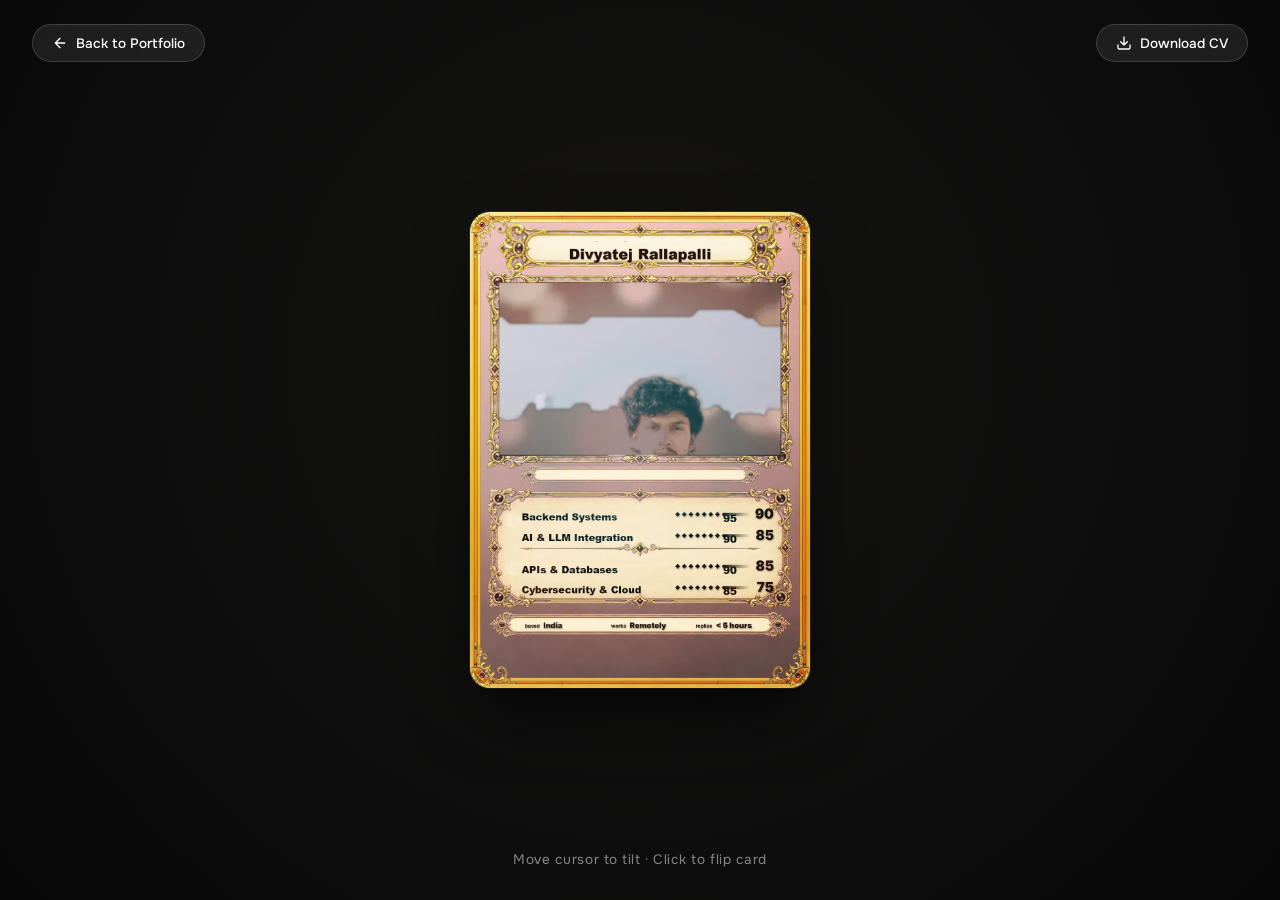
<file: ability-card/index.html>
<!DOCTYPE html>
<html lang="en">
<head>
<meta charset="UTF-8" />
<meta name="viewport" content="width=device-width, initial-scale=1.0, viewport-fit=cover" />
<title>Divyatej Rallapalli — Ability Card</title>
<link rel="preload" href="../fonts/onest-latin.woff2" as="font" type="font/woff2" crossorigin>
<style>
@font-face {
  font-family: 'Onest';
  font-style: normal;
  font-display: swap;
  font-weight: 100 900;
  src: url(../fonts/onest-latin.woff2) format('woff2');
}
*, ::before, ::after { box-sizing: border-box; margin: 0; padding: 0; }
:root {
  --bg: #070707;
  --fg: #f5f3ef;
}
html, body {
  width: 100%;
  height: 100%;
  background: radial-gradient(circle at 50% 40%, #161514 0%, #080808 100%);
  color: var(--fg);
  font-family: 'Onest', system-ui, sans-serif;
  overflow: hidden;
  display: flex;
  align-items: center;
  justify-content: center;
  perspective: 1200px;
}

/* Card Container */
.stage {
  position: relative;
  display: flex;
  flex-direction: column;
  align-items: center;
  justify-content: center;
  padding: 2rem;
  width: 100%;
  height: 100%;
}

.hc {
  position: relative;
  width: min(85vw, 340px);
  aspect-ratio: 5 / 7;
  background: none;
  border: none;
  cursor: grab;
  outline: none;
  transform-style: preserve-3d;
  will-change: transform;
  transition: transform 0.15s ease-out;
}
.hc:active {
  cursor: grabbing;
}

.hc__in {
  position: absolute;
  inset: 0;
  border-radius: 20px;
  transform-style: preserve-3d;
  transition: transform 0.8s cubic-bezier(0.16, 1, 0.3, 1);
  box-shadow: 0 30px 70px -15px rgba(0,0,0,0.8), 0 0 0 1px rgba(255,255,255,0.12);
}
.hc.flip .hc__in {
  transform: rotateY(180deg);
}

.hc__face {
  position: absolute;
  inset: 0;
  border-radius: inherit;
  overflow: hidden;
  backface-visibility: hidden;
  -webkit-backface-visibility: hidden;
  transform-style: preserve-3d;
}

.hc__front {
  background: #0d0c0b;
}

.hc__back {
  background: #0d0c0b;
  transform: rotateY(180deg);
}

.hc__face img {
  position: absolute;
  inset: 0;
  width: 100%;
  height: 100%;
  object-fit: cover;
  pointer-events: none;
  display: block;
}

.hc__plate {
  z-index: 3;
}

.hc__win {
  position: absolute;
  inset: 0;
  z-index: 2;
}

/* Holographic dynamic glare and sheen */
.hc__foil {
  position: absolute;
  inset: 0;
  z-index: 5;
  pointer-events: none;
  mix-blend-mode: color-dodge;
  opacity: var(--foil-op, 0.4);
  background: radial-gradient(circle at var(--gx, 50%) var(--gy, 50%), rgba(255,255,255,0.7) 0%, rgba(0,229,255,0.4) 30%, rgba(255,107,74,0.3) 60%, transparent 80%);
  transition: opacity 0.3s;
}

.hc__glare {
  position: absolute;
  inset: 0;
  z-index: 6;
  pointer-events: none;
  mix-blend-mode: overlay;
  opacity: var(--glare-op, 0.5);
  background: linear-gradient(135deg, rgba(255,255,255,0.6) 0%, transparent 50%, rgba(0,0,0,0.5) 100%);
}

.nav-bar {
  position: absolute;
  top: 1.5rem;
  left: 2rem;
  right: 2rem;
  display: flex;
  justify-content: space-between;
  align-items: center;
  z-index: 10;
}
.back-btn {
  display: inline-flex;
  align-items: center;
  gap: 0.5rem;
  padding: 0.6rem 1.2rem;
  border-radius: 999px;
  background: rgba(255,255,255,0.08);
  border: 1px solid rgba(255,255,255,0.15);
  color: #fff;
  text-decoration: none;
  font-size: 0.85rem;
  font-weight: 500;
  transition: background 0.2s, transform 0.2s;
}
.back-btn:hover {
  background: rgba(255,255,255,0.18);
  transform: translateY(-1px);
}
.hint {
  position: absolute;
  bottom: 2rem;
  font-size: 0.85rem;
  color: rgba(255,255,255,0.5);
  letter-spacing: 0.04em;
  pointer-events: none;
  text-align: center;
}
</style>
</head>
<body>

<div class="nav-bar">
  <a href="../" class="back-btn">
    <svg width="16" height="16" viewBox="0 0 24 24" fill="none" stroke="currentColor" stroke-width="2" stroke-linecap="round" stroke-linejoin="round"><path d="M19 12H5M12 19l-7-7 7-7"/></svg>
    <span>Back to Portfolio</span>
  </a>
  <a href="../assets/resumedt.pdf" download="Divyatej_Rallapalli_CV.pdf" class="back-btn">
    <svg width="16" height="16" viewBox="0 0 24 24" fill="none" stroke="currentColor" stroke-width="2" stroke-linecap="round" stroke-linejoin="round"><path d="M21 15v4a2 2 0 0 1-2 2H5a2 2 0 0 1-2-2v-4M7 10l5 5 5-5M12 15V3"/></svg>
    <span>Download CV</span>
  </a>
</div>

<div class="stage">
  <button class="hc" id="hc" aria-label="Flip ability card">
    <div class="hc__in">
      <div class="hc__face hc__front">
        <div class="hc__win">
          <img src="../card/win_bg.webp" alt="">
          <img src="../card/win_sub.webp" alt="">
        </div>
        <img class="hc__plate" src="../card/plate.webp" alt="Divyatej Rallapalli's ability card">
        <div class="hc__foil"></div>
        <div class="hc__glare"></div>
      </div>
      <div class="hc__face hc__back">
        <img src="../card/back.webp" alt="Divyatej Rallapalli card back">
        <div class="hc__foil"></div>
        <div class="hc__glare"></div>
      </div>
    </div>
  </button>
  <p class="hint">Move cursor to tilt · Click to flip card</p>
</div>

<script>
// Post ready to parent frame if embedded
if (window.parent !== window) {
  try {
    window.parent.postMessage({ holo: 'progress', p: 1 }, '*');
    window.parent.postMessage({ holo: 'ready' }, '*');
  } catch (e) {}
}

const hc = document.getElementById('hc');
let isFlipped = false;
let rotX = 0, rotY = 0;
let targetRotX = 0, targetRotY = 0;

hc.addEventListener('click', () => {
  isFlipped = !isFlipped;
  hc.classList.toggle('flip', isFlipped);
});

window.addEventListener('pointermove', (e) => {
  const rect = hc.getBoundingClientRect();
  const cx = rect.left + rect.width / 2;
  const cy = rect.top + rect.height / 2;
  const dx = (e.clientX - cx) / (window.innerWidth / 2);
  const dy = (e.clientY - cy) / (window.innerHeight / 2);

  targetRotY = dx * 20;
  targetRotX = -dy * 20;

  const gx = ((e.clientX - rect.left) / rect.width) * 100;
  const gy = ((e.clientY - rect.top) / rect.height) * 100;
  hc.style.setProperty('--gx', gx + '%');
  hc.style.setProperty('--gy', gy + '%');
  hc.style.setProperty('--foil-op', Math.min(0.7, Math.max(0.2, Math.abs(dx) + Math.abs(dy))));
});

window.addEventListener('pointerleave', () => {
  targetRotX = 0;
  targetRotY = 0;
  hc.style.setProperty('--foil-op', '0.35');
});

function animate() {
  rotX += (targetRotX - rotX) * 0.1;
  rotY += (targetRotY - rotY) * 0.1;
  hc.style.transform = \`rotateX(\${rotX.toFixed(2)}deg) rotateY(\${rotY.toFixed(2)}deg)\`;
  requestAnimationFrame(animate);
}
animate();
</script>
</body>
</html>
</file>
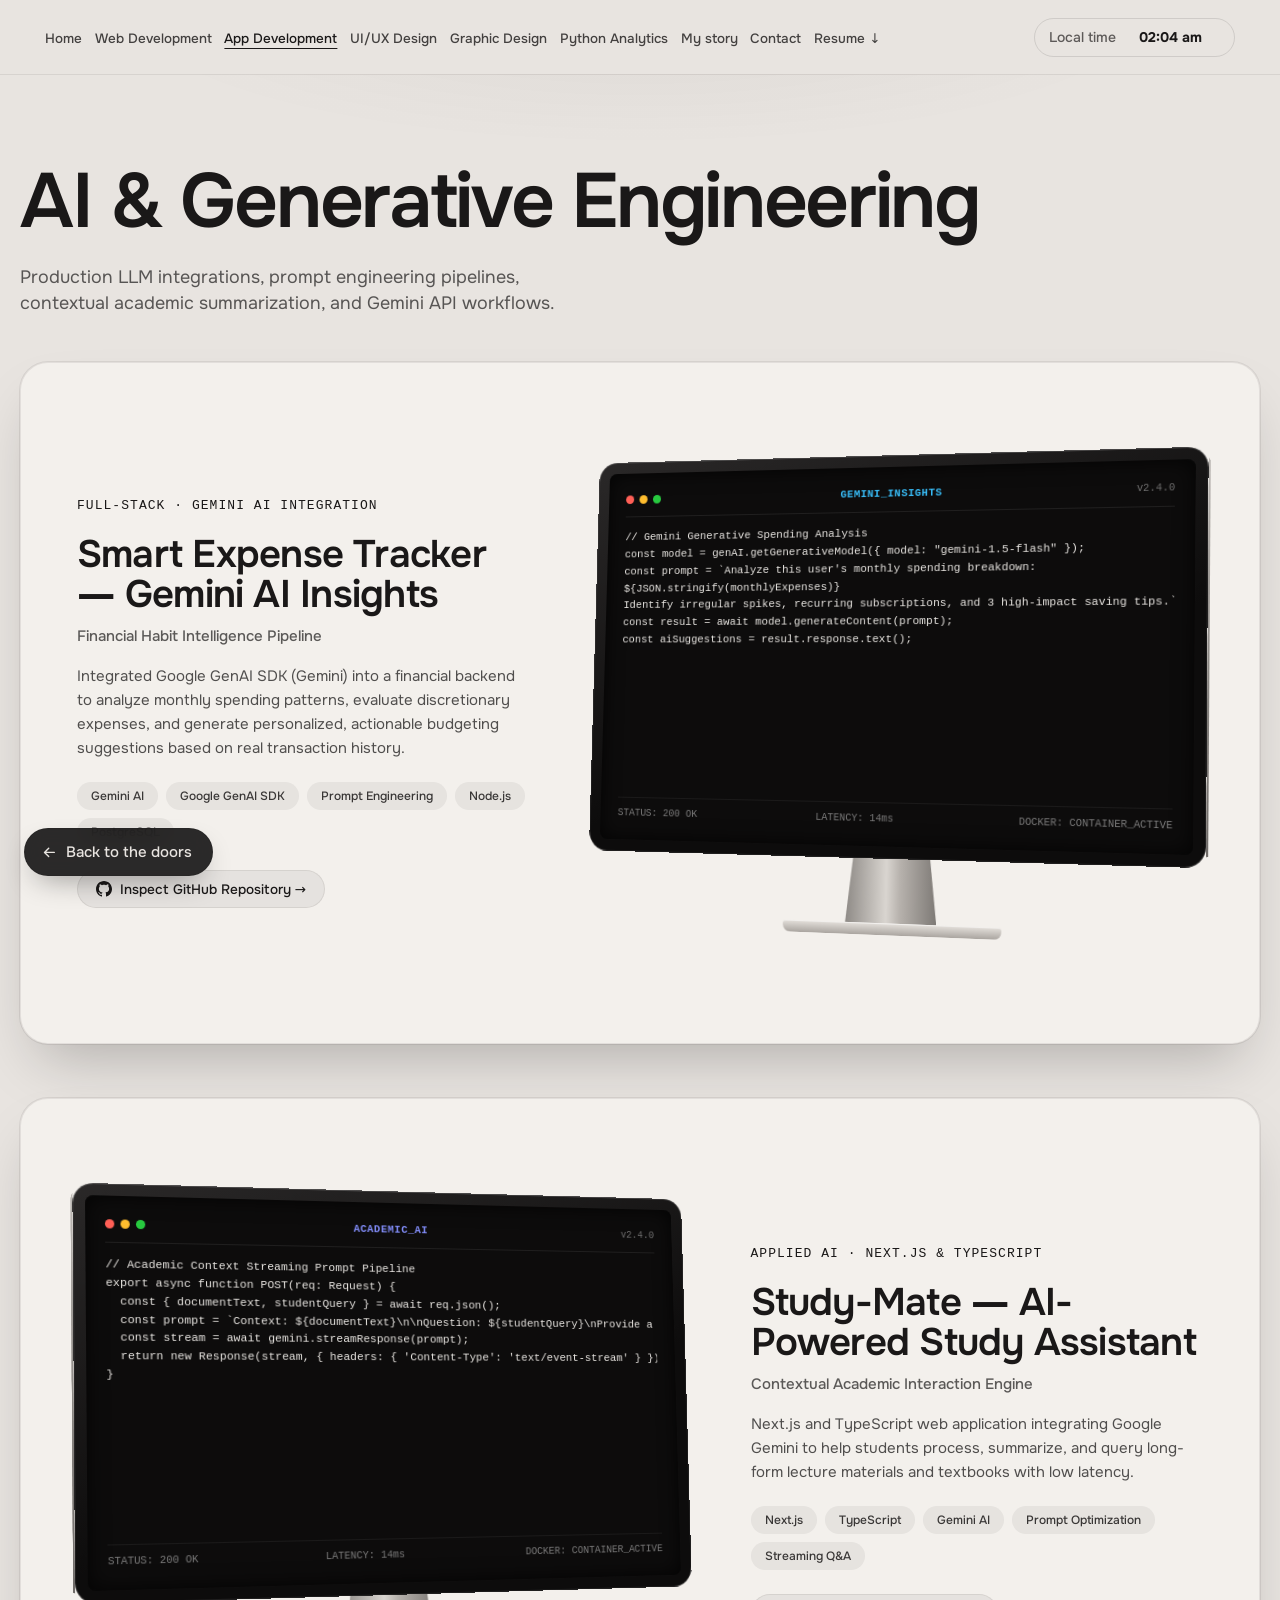
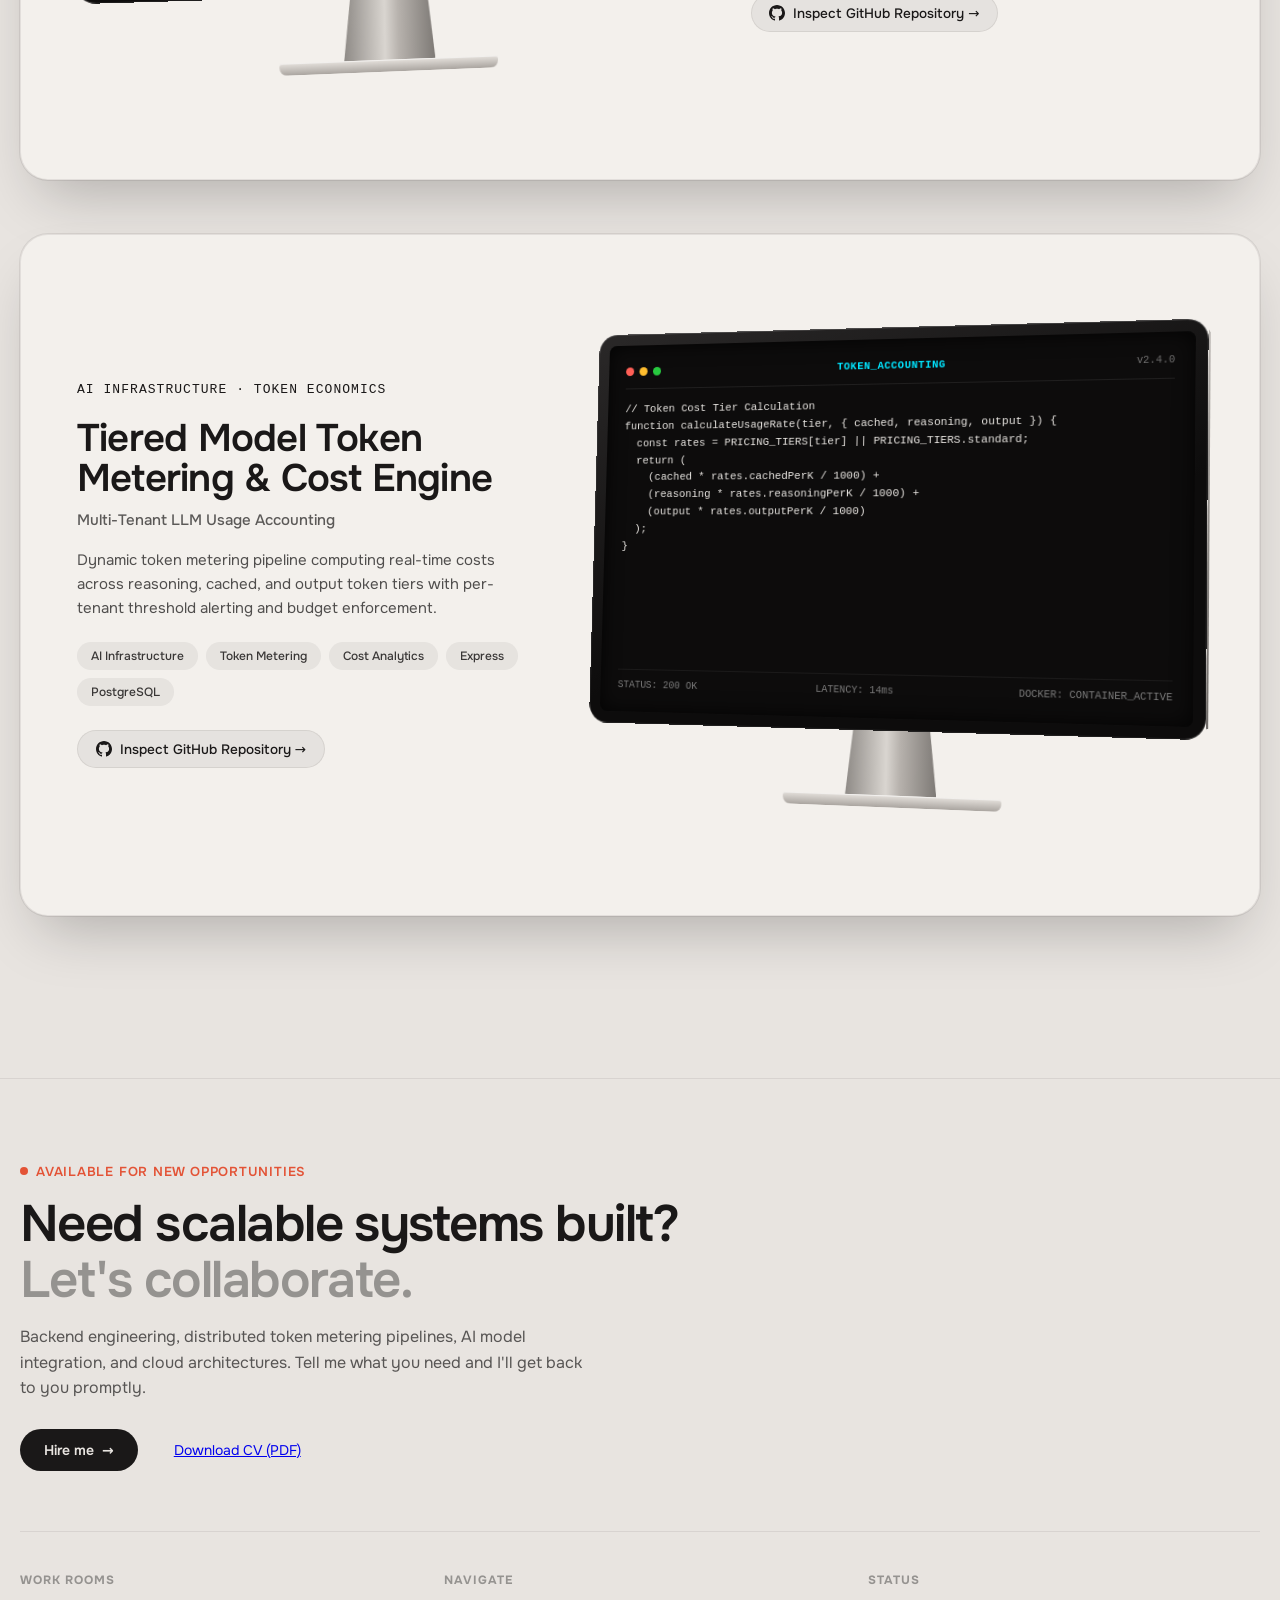
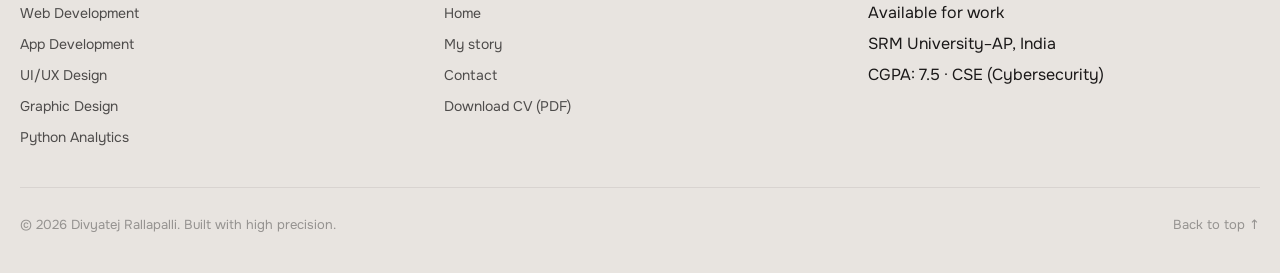
<file: app-developer/index.html>
<!DOCTYPE html>
<html lang="en">
<head>
<meta charset="UTF-8" />
<meta name="viewport" content="width=device-width, initial-scale=1.0, viewport-fit=cover" />
<title>AI &amp; Generative Engineering — Divyatej Rallapalli</title>
<link rel="preload" href="../fonts/onest-latin.woff2" as="font" type="font/woff2" crossorigin>
<style>@font-face{font-family:'Onest';font-style:normal;font-display:swap;font-weight:100 900;src:url(../fonts/onest-latin.woff2) format('woff2');unicode-range:U+0000-00FF,U+0131,U+0152}
*,::before,::after{box-sizing:border-box;margin:0;padding:0}
:root{--bg:#E8E4E0;--fg:#1A1818;--fg-rgb:26,24,24;--card:#F3F0EC;--card-line:rgba(26,24,24,.08);--accent:#E35336;--nav-h:72px}
html{background-color:var(--bg);color:var(--fg);font-family:'Onest',system-ui,sans-serif;-webkit-font-smoothing:antialiased}
html[data-mode="dark"]{--bg:#1A1818;--fg:#E8E4E0;--fg-rgb:232,228,224;--card:#232020;--card-line:rgba(232,228,224,.1);--accent:#FF6B4A}
body{background:transparent;overflow-x:hidden}
.glow{position:fixed;top:0;left:50%;width:100vw;max-width:1400px;height:520px;transform:translateX(-50%);background:radial-gradient(ellipse 60% 40% at 50% 0%,rgba(var(--fg-rgb),.05),transparent 70%);pointer-events:none;z-index:0}
.shell{max-width:88rem;margin:0 auto;padding-inline:max(20px,env(safe-area-inset-left)) max(20px,env(safe-area-inset-right))}
.lead{padding:clamp(60px,10vh,110px) 0 clamp(36px,5vh,64px);position:relative;z-index:1}
.lead h1{font-size:clamp(40px,6vw,84px);font-weight:600;letter-spacing:-.03em;line-height:1;margin-bottom:24px}
.lead p{font-size:clamp(17px,1.4vw,22px);line-height:1.45;color:rgba(var(--fg-rgb),.7);max-width:48ch}
.stack{position:relative;z-index:1;padding-bottom:12vh}
.card{position:sticky;top:calc(var(--nav-h,72px) + 16px + var(--i) * 14px);margin-bottom:6vh;border-radius:28px;background:var(--card);
  box-shadow:0 30px 60px -20px rgba(0,0,0,.25),0 0 0 1px var(--card-line);
  border:1px solid var(--card-line);transform-origin:50% 0;will-change:transform;overflow:hidden}
.card__in{display:grid;gap:28px;padding:28px;min-height:min(calc(100vh - var(--nav-h,72px) - 120px),680px)}
@media (min-width:900px){
  .card__in{grid-template-columns:minmax(0,5fr) minmax(0,7fr);align-items:center;gap:40px;padding:48px 56px}
  .card.flip .card__in{grid-template-columns:minmax(0,7fr) minmax(0,5fr)}
  .card.flip .card__info{order:2}
}
.card__dim{position:absolute;inset:0;background:#000;opacity:0;pointer-events:none;border-radius:inherit;transition:opacity .25s ease}
.card__meta{display:flex;align-items:center;gap:12px;margin-bottom:22px;font-family:ui-monospace,'SF Mono',Consolas,monospace;font-size:13px;letter-spacing:.08em;text-transform:uppercase}
.card__meta .no{color:rgba(var(--fg-rgb),.4)}
.card__meta i{width:22px;height:1px;background:currentColor;opacity:.5}
.card h2{font-size:clamp(28px,3vw,42px);font-weight:600;letter-spacing:-.02em;line-height:1.06;margin-bottom:10px}
.card .sub{font-size:15px;font-weight:500;color:rgba(var(--fg-rgb),.7);margin-bottom:18px}
.card .desc{font-size:15px;line-height:1.6;color:rgba(var(--fg-rgb),.75);max-width:44ch;margin-bottom:22px}
.tags{display:flex;flex-wrap:wrap;gap:8px;list-style:none;margin-bottom:8px}
.tags li{font-size:12px;font-weight:500;padding:6px 14px;border-radius:999px;background:rgba(var(--fg-rgb),.06);color:rgba(var(--fg-rgb),.85)}

/* 3D Monitor Frame */
.stage{position:relative;perspective:1900px;perspective-origin:50% 40%;padding:10px 0 28px}
.mon{position:relative;transform-style:preserve-3d;transform:rotateY(-15deg) rotateX(4deg);transition:transform 1.2s cubic-bezier(.16,1,.3,1);margin-inline:auto;width:100%;max-width:680px}
.card.flip .mon{transform:rotateY(15deg) rotateX(4deg)}
.card:hover .mon{transform:rotateY(-8deg) rotateX(2deg)}
.card.flip:hover .mon{transform:rotateY(8deg) rotateX(2deg)}
.mon__body{position:relative;transform-style:preserve-3d;--mp:clamp(6px,1.2vw,12px);padding:var(--mp);border-radius:calc(var(--mp) + 8px);background:linear-gradient(160deg,#2a2828,#0d0c0c 60%);
  box-shadow:inset 0 0 0 1px rgba(255,255,255,.08),inset 0 1px 0 rgba(255,255,255,.12)}
.mon__body::before{content:"";position:absolute;top:10px;bottom:10px;right:0;width:22px;transform-origin:100% 50%;transform:rotateY(-90deg);
  background:linear-gradient(180deg,#bdb9b5,#8d8985 50%,#6f6b68);border-radius:0 6px 6px 0}
.card.flip .mon__body::before{right:auto;left:0;transform-origin:0 50%;transform:rotateY(90deg)}
.mon__screen{position:relative;aspect-ratio:16/10;border-radius:8px;overflow:hidden;background:#0d0c0c;transform:translateZ(.5px)}
.mon__neck{position:relative;width:15%;height:clamp(36px,6vw,68px);margin:-2px auto 0;transform:translateZ(-30px);
  background:linear-gradient(90deg,#8e8a86,#d9d5d0 45%,#b7b2ad 60%,#7e7a76);clip-path:polygon(8% 0,92% 0,100% 100%,0 100%)}
.mon__foot{width:36%;height:12px;margin:0 auto;border-radius:3px 3px 8px 8px;transform:translateZ(-30px);
  background:linear-gradient(180deg,#e5e1dc,#a9a49f);box-shadow:0 1px 0 rgba(255,255,255,.5) inset}

/* Critical Fix: Ensure card content and stage are ALWAYS visible, never invisible */
.card .card__info>*, .card .stage{opacity:1 !important; transform:none !important;}

/* Navigation Bar */
.rn{position:sticky;top:0;z-index:40;background:var(--bg);box-shadow:0 1px 0 rgba(var(--fg-rgb),.08);transition:background .35s ease,box-shadow .35s ease}
.rn.stuck{box-shadow:0 1px 0 rgba(var(--fg-rgb),.15)}
.rn__in{max-width:100%;margin:0 auto;display:flex;align-items:center;justify-content:space-between;gap:clamp(1rem,1.8vw,2.5rem);padding:1.1rem clamp(1.25rem,3.5vw,4.5rem);transition:padding .35s ease}
.rn nav ul{display:none;list-style:none;margin:0;padding:0;gap:clamp(0.65rem,1vw,1.25rem);align-items:center;white-space:nowrap}
.rn nav button{padding:0;border:0;background:none;color:var(--fg);font:inherit;font-size:clamp(0.84rem,0.9vw,0.95rem);font-weight:500;opacity:.8;cursor:pointer;transition:opacity .2s}
.rn nav button:hover,.rn nav button[aria-current]{opacity:1}
.rn nav button[aria-current]{text-decoration:underline;text-underline-offset:.35em;text-decoration-thickness:1px}
.rn__clock{display:flex;align-items:center;gap:.6rem;padding:.6rem .9rem;border-radius:999px;border:1px solid rgba(var(--fg-rgb),.12);font-size:.875rem;font-weight:500;white-space:nowrap;flex:0 0 auto}
.rn__clock span{color:rgba(var(--fg-rgb),.68)}
.rn__menu{display:inline-flex;align-items:center;justify-content:center;gap:.5rem;height:2.75rem;padding:0 1.05rem 0 .95rem;font:500 .9375rem/1 'Onest',ui-sans-serif,system-ui,sans-serif;border-radius:999px;border:1px solid rgba(var(--fg-rgb),.12);background:none;color:var(--fg);cursor:pointer}
.rn__menu svg{width:1.1rem;height:1.1rem}

/* Fullscreen Menu on mobile */
.rn__panel{position:fixed;inset:0;z-index:110;display:flex;flex-direction:column;
  padding:max(1rem,env(safe-area-inset-top)) max(1.25rem,env(safe-area-inset-right)) max(1.5rem,env(safe-area-inset-bottom)) max(1.25rem,env(safe-area-inset-left));
  background:var(--bg);color:var(--fg);visibility:hidden;opacity:0;
  transition:opacity .4s cubic-bezier(.4,0,.2,1),visibility 0s linear .4s}
.rn.open .rn__panel{visibility:visible;opacity:1;transition-delay:0s}
.rn__phead{display:flex;align-items:center;justify-content:space-between;min-height:2.75rem;margin-bottom:auto}
.rn__plbl{font:600 .75rem/1 'Onest',ui-sans-serif,system-ui,sans-serif;letter-spacing:.16em;text-transform:uppercase;color:rgba(var(--fg-rgb),.5)}
.rn__pclose{display:inline-flex;align-items:center;justify-content:center;width:2.75rem;height:2.75rem;border-radius:999px;
  border:1px solid rgba(var(--fg-rgb),.14);background:none;color:var(--fg);cursor:pointer}
.rn__pclose svg{width:1.15rem;height:1.15rem}
.rn__plist{display:flex;flex-direction:column;justify-content:center;gap:.25rem;padding-block:2rem}
.rn__plist button{display:block;width:100%;padding:.45rem 0;border:0;background:none;color:var(--fg);
  font:600 clamp(1.8rem,7vw,2.5rem)/1.1 'Onest',ui-sans-serif,system-ui,sans-serif;letter-spacing:-.03em;text-align:left;cursor:pointer}
.rn__plist button[aria-current]{color:var(--accent)}
.rn__pfoot{margin-top:auto;padding-top:1.25rem;border-top:1px solid rgba(var(--fg-rgb),.1);
  font:500 .8125rem/1.4 'Onest',ui-sans-serif,system-ui,sans-serif;color:rgba(var(--fg-rgb),.55)}
html.rn-lock{overflow:hidden}

@media (min-width:1200px){
  .rn nav ul{display:flex}
  .rn__menu,.rn__panel{display:none!important}
}
@media (max-width:1199.98px){
  .rn nav{display:none}
  .rn__clock{display:none}
  .rn__menu{order:99;margin-left:auto}
}
@media (min-width:1200px) and (max-width:1380px){
  .rn__clock .d{display:none}
}

/* Floating "Back to the doors" pill on bottom left */
.backd{position:fixed;left:max(1.5rem,env(safe-area-inset-left));bottom:max(1.5rem,calc(env(safe-area-inset-bottom) + 1rem));top:auto;z-index:60;
  display:inline-flex;align-items:center;gap:.5rem;height:3rem;padding:0 1.25rem 0 1rem;
  border-radius:999px;border:1px solid rgba(var(--fg-rgb),.15);
  background:var(--bd-float,rgba(26,24,24,.92));color:var(--bd-floatfg,#E8E4E0);
  -webkit-backdrop-filter:blur(10px);backdrop-filter:blur(10px);
  box-shadow:0 12px 30px -12px rgba(0,0,0,.45),0 0 0 1px rgba(255,255,255,.08);
  font:500 .9375rem/1 'Onest',ui-sans-serif,system-ui,sans-serif;text-decoration:none;cursor:pointer;white-space:nowrap;
  transition:background .25s ease,transform .25s ease}
.backd svg{width:1.05rem;height:1.05rem;transition:transform .3s ease}
.backd:hover{background:var(--bd-float-hover,#000);transform:translateY(-2px)}
.backd:hover svg{transform:translateX(-3px)}
html[data-mode="dark"] .backd{--bd-float:rgba(232,228,224,.92);--bd-floatfg:#1A1818;--bd-float-hover:#FFF}

/* Footer */
.sf{padding:80px 0 40px;background:var(--bg);border-top:1px solid var(--card-line);position:relative;z-index:1}
.sf__in{max-width:88rem;margin:0 auto;padding-inline:max(20px,env(safe-area-inset-left)) max(20px,env(safe-area-inset-right))}
.sf__eye{display:inline-flex;align-items:center;gap:8px;font-size:13px;font-weight:600;color:var(--accent);text-transform:uppercase;letter-spacing:0.06em;margin-bottom:16px}
.sf__eye i{display:inline-block;width:8px;height:8px;border-radius:50%;background:currentColor;animation:pDot 2s ease-in-out infinite}
@keyframes pDot{0%,100%{opacity:.3;transform:scale(.8)}50%{opacity:1;transform:scale(1.2)}}
.sf__h{font-size:clamp(32px,4vw,56px);font-weight:600;letter-spacing:-.03em;line-height:1.1;margin-bottom:16px}
.sf__h span{display:block;color:rgba(var(--fg-rgb),.4)}
.sf__p{font-size:16px;line-height:1.6;color:rgba(var(--fg-rgb),.7);max-width:52ch;margin-bottom:28px}
.sf__cta{display:flex;gap:12px;margin-bottom:60px;flex-wrap:wrap}
.sf__btn{display:inline-flex;align-items:center;gap:8px;padding:12px 24px;border-radius:999px;font-size:14px;font-weight:600;background:var(--fg);color:var(--bg);border:none;cursor:pointer;text-decoration:none}
.sf__cols{display:grid;grid-template-columns:repeat(auto-fit,minmax(180px,1fr));gap:32px;padding:40px 0;border-top:1px solid var(--card-line);border-bottom:1px solid var(--card-line)}
.sf__cols h3{font-size:12px;text-transform:uppercase;letter-spacing:0.08em;color:rgba(var(--fg-rgb),.4);margin-bottom:14px}
.sf__cols ul{list-style:none;display:flex;flex-direction:column;gap:10px}
.sf__cols a, .sf__cols button{color:rgba(var(--fg-rgb),.75);text-decoration:none;font-size:14px;background:none;border:none;cursor:pointer;padding:0;text-align:left;font-family:inherit}
.sf__cols a:hover, .sf__cols button:hover{color:var(--fg)}
.sf__bot{display:flex;justify-content:space-between;align-items:center;padding-top:28px;font-size:13px;color:rgba(var(--fg-rgb),.4);flex-wrap:wrap;gap:12px}
</style>
</head>
<body>
<div class="glow"></div>
<header class="rn" id="rn">
  <div class="rn__in">
    <nav aria-label="Primary">
      <ul>
        <li><button data-nav="home">Home</button></li>
        <li><button data-nav="door:0">Web Development</button></li><li><button data-nav="door:1" aria-current="page">App Development</button></li><li><button data-nav="door:2">UI/UX Design</button></li><li><button data-nav="door:3">Graphic Design</button></li><li><button data-nav="door:4">Python Analytics</button></li>
        <li><button data-nav="about">My story</button></li>
        <li><button data-nav="contact">Contact</button></li>
        <li><a href="../assets/resumedt.pdf" download="Divyatej_Rallapalli_CV.pdf" target="_blank" rel="noopener noreferrer" style="color:inherit;text-decoration:none"><button type="button">Resume ↓</button></a></li>
      </ul>
    </nav>
    <div class="rn__clock" aria-label="Local time"><span>Local time</span>&nbsp;<b data-ftime>—</b>&nbsp;<span class="d">•</span>&nbsp;<span class="d" data-fdate></span></div>
    <button class="rn__menu" id="rnMenu" aria-expanded="false" aria-controls="rnPanel"><svg aria-hidden="true" focusable="false" viewBox="0 0 24 24" fill="none" stroke="currentColor" stroke-width="2" stroke-linecap="round"><path d="M4 6h16M4 12h16M4 18h16"/></svg><span>Menu</span></button>
  </div>
  <div class="rn__panel" id="rnPanel" role="dialog" aria-modal="true" aria-label="Menu">
    <div class="rn__phead">
      <span class="rn__plbl">Menu</span>
      <button class="rn__pclose" id="rnClose" aria-label="Close menu"><svg aria-hidden="true" focusable="false" viewBox="0 0 24 24" fill="none" stroke="currentColor" stroke-width="2" stroke-linecap="round"><path d="M18 6 6 18M6 6l12 12"/></svg></button>
    </div>
    <div class="rn__plist">
      <button data-nav="home">Home</button>
      <button data-nav="door:0">Web Development</button><button data-nav="door:1" aria-current="page">App Development</button><button data-nav="door:2">UI/UX Design</button><button data-nav="door:3">Graphic Design</button><button data-nav="door:4">Python Analytics</button>
      <button data-nav="about">My story</button>
      <button data-nav="contact">Contact</button>
      <button data-nav="resume">Download CV (PDF)</button>
    </div>
    <p class="rn__pfoot">Divyatej Rallapalli — available for new work<br>SRM University–AP · India</p>
  </div>
</header>

<a href="../#works" class="backd show" data-nav="doors" aria-label="Back to the doors">
  <svg viewBox="0 0 24 24" fill="none" stroke="currentColor" stroke-width="2" stroke-linecap="round" stroke-linejoin="round" aria-hidden="true"><path d="M19 12H5M11 6l-6 6 6 6"/></svg>
  <span>Back to the doors</span>
</a>

<main class="shell">
  <section class="lead">
    <h1>AI &amp; Generative Engineering</h1>
    <p>Production LLM integrations, prompt engineering pipelines, contextual academic summarization, and Gemini API workflows.</p>
  </section>

  <section class="stack" id="stack" aria-label="Projects">
    
    <article class="card seen on" style="--i:0" aria-labelledby="p0">
      <div class="card__in">
        <div class="card__info">
          <p class="card__meta"><span>Full-Stack · Gemini AI Integration</span></p>
          <h2 id="p0">Smart Expense Tracker — Gemini AI Insights</h2>
          <p class="sub">Financial Habit Intelligence Pipeline</p>
          <p class="desc">Integrated Google GenAI SDK (Gemini) into a financial backend to analyze monthly spending patterns, evaluate discretionary expenses, and generate personalized, actionable budgeting suggestions based on real transaction history.</p>
          <ul class="tags"><li>Gemini AI</li><li>Google GenAI SDK</li><li>Prompt Engineering</li><li>Node.js</li><li>PostgreSQL</li></ul>
          <div style="margin-top: 1.5rem; display: flex; gap: 0.75rem; flex-wrap: wrap;">
            <a href="https://github.com/rdivyatej-cloud/10x-flyrank" target="_blank" rel="noopener noreferrer" class="chip" style="display: inline-flex; align-items: center; gap: 0.5rem; text-decoration: none; font-weight: 500; font-size: 0.85rem; padding: 0.6rem 1.1rem; border-radius: 999px; background: rgba(var(--fg-rgb), 0.06); border: 1px solid var(--card-line); color: var(--fg); transition: background 0.2s, transform 0.2s;">
              <svg width="16" height="16" viewBox="0 0 24 24" fill="currentColor"><path d="M12 0c-6.626 0-12 5.373-12 12 0 5.302 3.438 9.8 8.207 11.387.599.111.793-.261.793-.577v-2.234c-3.338.726-4.033-1.416-4.033-1.416-.546-1.387-1.333-1.756-1.333-1.756-1.089-.745.083-.729.083-.729 1.205.084 1.839 1.237 1.839 1.237 1.07 1.834 2.807 1.304 3.492.997.107-.775.418-1.305.762-1.604-2.665-.305-5.467-1.334-5.467-5.931 0-1.311.469-2.381 1.236-3.221-.124-.303-.535-1.524.117-3.176 0 0 1.008-.322 3.301 1.23.957-.266 1.983-.399 3.003-.404 1.02.005 2.047.138 3.006.404 2.291-1.552 3.297-1.23 3.297-1.23.653 1.653.242 2.874.118 3.176.77.84 1.235 1.911 1.235 3.221 0 4.609-2.807 5.624-5.479 5.921.43.372.823 1.102.823 2.222v3.293c0 .319.192.694.801.576 4.765-1.589 8.199-6.086 8.199-11.386 0-6.627-5.373-12-12-12z"/></svg>
              <span>Inspect GitHub Repository →</span>
            </a>
          </div>
        </div>
        <div class="stage" aria-hidden="true">
          <div class="mon">
            <div class="mon__body">
              <div class="mon__screen" style="background: #0d0c0c; display: flex; flex-direction: column; padding: 1.2rem; font-family: ui-monospace, Menlo, Consolas, monospace; font-size: 0.74rem; color: #a19c96; line-height: 1.5; box-shadow: inset 0 0 20px rgba(0,0,0,0.8);">
                <div style="display: flex; align-items: center; justify-content: space-between; border-bottom: 1px solid rgba(255,255,255,0.08); padding-bottom: 0.6rem; margin-bottom: 0.75rem;">
                  <div style="display: flex; gap: 6px;">
                    <span style="display: inline-block; width: 9px; height: 9px; border-radius: 50%; background: #ff5f56;"></span>
                    <span style="display: inline-block; width: 9px; height: 9px; border-radius: 50%; background: #ffbd2e;"></span>
                    <span style="display: inline-block; width: 9px; height: 9px; border-radius: 50%; background: #27c93f;"></span>
                  </div>
                  <span style="color: #38bdf8; font-size: 0.68rem; font-weight: 600; letter-spacing: 0.05em;">GEMINI_INSIGHTS</span>
                  <span style="color: rgba(255,255,255,0.4); font-size: 0.65rem;">v2.4.0</span>
                </div>
                <div style="flex: 1; overflow-y: auto; overflow-x: auto;">
                  <pre style="margin: 0; color: #eae7e3; font-family: inherit; font-size: 0.72rem; line-height: 1.55;"><code>// Gemini Generative Spending Analysis
const model = genAI.getGenerativeModel({ model: &quot;gemini-1.5-flash&quot; });
const prompt = `Analyze this user's monthly spending breakdown:
${JSON.stringify(monthlyExpenses)}
Identify irregular spikes, recurring subscriptions, and 3 high-impact saving tips.`;
const result = await model.generateContent(prompt);
const aiSuggestions = result.response.text();</code></pre>
                </div>
                <div style="display: flex; align-items: center; justify-content: space-between; border-top: 1px solid rgba(255,255,255,0.06); padding-top: 0.5rem; margin-top: 0.6rem; font-size: 0.65rem; color: rgba(255,255,255,0.45);">
                  <span>STATUS: 200 OK</span>
                  <span>LATENCY: 14ms</span>
                  <span>DOCKER: CONTAINER_ACTIVE</span>
                </div>
              </div>
            </div>
            <div class="mon__neck"></div>
            <div class="mon__foot"></div>
          </div>
        </div>
      </div>
      <div class="card__dim"></div>
    </article>

    <article class="card flip seen on" style="--i:1" aria-labelledby="p1">
      <div class="card__in">
        <div class="card__info">
          <p class="card__meta"><span>Applied AI · Next.js &amp; TypeScript</span></p>
          <h2 id="p1">Study-Mate — AI-Powered Study Assistant</h2>
          <p class="sub">Contextual Academic Interaction Engine</p>
          <p class="desc">Next.js and TypeScript web application integrating Google Gemini to help students process, summarize, and query long-form lecture materials and textbooks with low latency.</p>
          <ul class="tags"><li>Next.js</li><li>TypeScript</li><li>Gemini AI</li><li>Prompt Optimization</li><li>Streaming Q&amp;A</li></ul>
          <div style="margin-top: 1.5rem; display: flex; gap: 0.75rem; flex-wrap: wrap;">
            <a href="https://github.com/rdivyatej-cloud/Study-Mate" target="_blank" rel="noopener noreferrer" class="chip" style="display: inline-flex; align-items: center; gap: 0.5rem; text-decoration: none; font-weight: 500; font-size: 0.85rem; padding: 0.6rem 1.1rem; border-radius: 999px; background: rgba(var(--fg-rgb), 0.06); border: 1px solid var(--card-line); color: var(--fg); transition: background 0.2s, transform 0.2s;">
              <svg width="16" height="16" viewBox="0 0 24 24" fill="currentColor"><path d="M12 0c-6.626 0-12 5.373-12 12 0 5.302 3.438 9.8 8.207 11.387.599.111.793-.261.793-.577v-2.234c-3.338.726-4.033-1.416-4.033-1.416-.546-1.387-1.333-1.756-1.333-1.756-1.089-.745.083-.729.083-.729 1.205.084 1.839 1.237 1.839 1.237 1.07 1.834 2.807 1.304 3.492.997.107-.775.418-1.305.762-1.604-2.665-.305-5.467-1.334-5.467-5.931 0-1.311.469-2.381 1.236-3.221-.124-.303-.535-1.524.117-3.176 0 0 1.008-.322 3.301 1.23.957-.266 1.983-.399 3.003-.404 1.02.005 2.047.138 3.006.404 2.291-1.552 3.297-1.23 3.297-1.23.653 1.653.242 2.874.118 3.176.77.84 1.235 1.911 1.235 3.221 0 4.609-2.807 5.624-5.479 5.921.43.372.823 1.102.823 2.222v3.293c0 .319.192.694.801.576 4.765-1.589 8.199-6.086 8.199-11.386 0-6.627-5.373-12-12-12z"/></svg>
              <span>Inspect GitHub Repository →</span>
            </a>
          </div>
        </div>
        <div class="stage" aria-hidden="true">
          <div class="mon">
            <div class="mon__body">
              <div class="mon__screen" style="background: #0d0c0c; display: flex; flex-direction: column; padding: 1.2rem; font-family: ui-monospace, Menlo, Consolas, monospace; font-size: 0.74rem; color: #a19c96; line-height: 1.5; box-shadow: inset 0 0 20px rgba(0,0,0,0.8);">
                <div style="display: flex; align-items: center; justify-content: space-between; border-bottom: 1px solid rgba(255,255,255,0.08); padding-bottom: 0.6rem; margin-bottom: 0.75rem;">
                  <div style="display: flex; gap: 6px;">
                    <span style="display: inline-block; width: 9px; height: 9px; border-radius: 50%; background: #ff5f56;"></span>
                    <span style="display: inline-block; width: 9px; height: 9px; border-radius: 50%; background: #ffbd2e;"></span>
                    <span style="display: inline-block; width: 9px; height: 9px; border-radius: 50%; background: #27c93f;"></span>
                  </div>
                  <span style="color: #818cf8; font-size: 0.68rem; font-weight: 600; letter-spacing: 0.05em;">ACADEMIC_AI</span>
                  <span style="color: rgba(255,255,255,0.4); font-size: 0.65rem;">v2.4.0</span>
                </div>
                <div style="flex: 1; overflow-y: auto; overflow-x: auto;">
                  <pre style="margin: 0; color: #eae7e3; font-family: inherit; font-size: 0.72rem; line-height: 1.55;"><code>// Academic Context Streaming Prompt Pipeline
export async function POST(req: Request) {
  const { documentText, studentQuery } = await req.json();
  const prompt = `Context: ${documentText}\n\nQuestion: ${studentQuery}\nProvide a structured, step-by-step academic response with key definitions.`;
  const stream = await gemini.streamResponse(prompt);
  return new Response(stream, { headers: { 'Content-Type': 'text/event-stream' } });
}</code></pre>
                </div>
                <div style="display: flex; align-items: center; justify-content: space-between; border-top: 1px solid rgba(255,255,255,0.06); padding-top: 0.5rem; margin-top: 0.6rem; font-size: 0.65rem; color: rgba(255,255,255,0.45);">
                  <span>STATUS: 200 OK</span>
                  <span>LATENCY: 14ms</span>
                  <span>DOCKER: CONTAINER_ACTIVE</span>
                </div>
              </div>
            </div>
            <div class="mon__neck"></div>
            <div class="mon__foot"></div>
          </div>
        </div>
      </div>
      <div class="card__dim"></div>
    </article>

    <article class="card seen on" style="--i:2" aria-labelledby="p2">
      <div class="card__in">
        <div class="card__info">
          <p class="card__meta"><span>AI Infrastructure · Token Economics</span></p>
          <h2 id="p2">Tiered Model Token Metering &amp; Cost Engine</h2>
          <p class="sub">Multi-Tenant LLM Usage Accounting</p>
          <p class="desc">Dynamic token metering pipeline computing real-time costs across reasoning, cached, and output token tiers with per-tenant threshold alerting and budget enforcement.</p>
          <ul class="tags"><li>AI Infrastructure</li><li>Token Metering</li><li>Cost Analytics</li><li>Express</li><li>PostgreSQL</li></ul>
          <div style="margin-top: 1.5rem; display: flex; gap: 0.75rem; flex-wrap: wrap;">
            <a href="https://github.com/rdivyatej-cloud/flyrank-capstone-metering-billing" target="_blank" rel="noopener noreferrer" class="chip" style="display: inline-flex; align-items: center; gap: 0.5rem; text-decoration: none; font-weight: 500; font-size: 0.85rem; padding: 0.6rem 1.1rem; border-radius: 999px; background: rgba(var(--fg-rgb), 0.06); border: 1px solid var(--card-line); color: var(--fg); transition: background 0.2s, transform 0.2s;">
              <svg width="16" height="16" viewBox="0 0 24 24" fill="currentColor"><path d="M12 0c-6.626 0-12 5.373-12 12 0 5.302 3.438 9.8 8.207 11.387.599.111.793-.261.793-.577v-2.234c-3.338.726-4.033-1.416-4.033-1.416-.546-1.387-1.333-1.756-1.333-1.756-1.089-.745.083-.729.083-.729 1.205.084 1.839 1.237 1.839 1.237 1.07 1.834 2.807 1.304 3.492.997.107-.775.418-1.305.762-1.604-2.665-.305-5.467-1.334-5.467-5.931 0-1.311.469-2.381 1.236-3.221-.124-.303-.535-1.524.117-3.176 0 0 1.008-.322 3.301 1.23.957-.266 1.983-.399 3.003-.404 1.02.005 2.047.138 3.006.404 2.291-1.552 3.297-1.23 3.297-1.23.653 1.653.242 2.874.118 3.176.77.84 1.235 1.911 1.235 3.221 0 4.609-2.807 5.624-5.479 5.921.43.372.823 1.102.823 2.222v3.293c0 .319.192.694.801.576 4.765-1.589 8.199-6.086 8.199-11.386 0-6.627-5.373-12-12-12z"/></svg>
              <span>Inspect GitHub Repository →</span>
            </a>
          </div>
        </div>
        <div class="stage" aria-hidden="true">
          <div class="mon">
            <div class="mon__body">
              <div class="mon__screen" style="background: #0d0c0c; display: flex; flex-direction: column; padding: 1.2rem; font-family: ui-monospace, Menlo, Consolas, monospace; font-size: 0.74rem; color: #a19c96; line-height: 1.5; box-shadow: inset 0 0 20px rgba(0,0,0,0.8);">
                <div style="display: flex; align-items: center; justify-content: space-between; border-bottom: 1px solid rgba(255,255,255,0.08); padding-bottom: 0.6rem; margin-bottom: 0.75rem;">
                  <div style="display: flex; gap: 6px;">
                    <span style="display: inline-block; width: 9px; height: 9px; border-radius: 50%; background: #ff5f56;"></span>
                    <span style="display: inline-block; width: 9px; height: 9px; border-radius: 50%; background: #ffbd2e;"></span>
                    <span style="display: inline-block; width: 9px; height: 9px; border-radius: 50%; background: #27c93f;"></span>
                  </div>
                  <span style="color: #00e5ff; font-size: 0.68rem; font-weight: 600; letter-spacing: 0.05em;">TOKEN_ACCOUNTING</span>
                  <span style="color: rgba(255,255,255,0.4); font-size: 0.65rem;">v2.4.0</span>
                </div>
                <div style="flex: 1; overflow-y: auto; overflow-x: auto;">
                  <pre style="margin: 0; color: #eae7e3; font-family: inherit; font-size: 0.72rem; line-height: 1.55;"><code>// Token Cost Tier Calculation
function calculateUsageRate(tier, { cached, reasoning, output }) {
  const rates = PRICING_TIERS[tier] || PRICING_TIERS.standard;
  return (
    (cached * rates.cachedPerK / 1000) +
    (reasoning * rates.reasoningPerK / 1000) +
    (output * rates.outputPerK / 1000)
  );
}</code></pre>
                </div>
                <div style="display: flex; align-items: center; justify-content: space-between; border-top: 1px solid rgba(255,255,255,0.06); padding-top: 0.5rem; margin-top: 0.6rem; font-size: 0.65rem; color: rgba(255,255,255,0.45);">
                  <span>STATUS: 200 OK</span>
                  <span>LATENCY: 14ms</span>
                  <span>DOCKER: CONTAINER_ACTIVE</span>
                </div>
              </div>
            </div>
            <div class="mon__neck"></div>
            <div class="mon__foot"></div>
          </div>
        </div>
      </div>
      <div class="card__dim"></div>
    </article>
  </section>
</main>

<footer class="sf">
  <div class="sf__in">
    <p class="sf__eye"><i></i>Available for new opportunities</p>
    <h2 class="sf__h">Need scalable systems built?<span>Let's collaborate.</span></h2>
    <p class="sf__p">Backend engineering, distributed token metering pipelines, AI model integration, and cloud architectures. Tell me what you need and I'll get back to you promptly.</p>
    <div class="sf__cta">
      <a href="../#contact" class="sf__btn">Hire me <b>→</b></a>
      <a href="../assets/resumedt.pdf" download="Divyatej_Rallapalli_CV.pdf" class="chip" style="font-size: 14px; padding: 12px 24px;">Download CV (PDF)</a>
    </div>
    <div class="sf__cols">
      <div><h3>Work Rooms</h3><ul><li><a href="../web-developer/">Web Development</a></li><li><a href="../app-developer/">App Development</a></li><li><a href="../ui-ux-designer/">UI/UX Design</a></li><li><a href="../graphic-designer/">Graphic Design</a></li><li><a href="../photographer/">Python Analytics</a></li></ul></div>
      <div><h3>Navigate</h3><ul><li><a href="../">Home</a></li><li><a href="../#about">My story</a></li><li><a href="../#contact">Contact</a></li><li><a href="../assets/resumedt.pdf" download="Divyatej_Rallapalli_CV.pdf">Download CV (PDF)</a></li></ul></div>
      <div><h3>Status</h3><ul><li>Available for work</li><li>SRM University–AP, India</li><li>CGPA: 7.5 · CSE (Cybersecurity)</li></ul></div>
    </div>
    <div class="sf__bot"><span>© 2026 Divyatej Rallapalli. Built with high precision.</span><span><a href="../#home" style="color:inherit;text-decoration:none">Back to top ↑</a></span></div>
  </div>
</footer>

<script>
// Keep theme in sync with parent page or localStorage
try {
  const m = localStorage.getItem('tej-mode') || (window.matchMedia('(prefers-color-scheme: dark)').matches ? 'dark' : 'light');
  if (m === 'dark') document.documentElement.dataset.mode = 'dark';
} catch (e) {}

// Stacking cards animation & immediate visibility
const cards = [...document.querySelectorAll('.card')];
cards.forEach(c => c.classList.add('seen', 'on'));

function updateStack() {
  cards.forEach((c, i) => {
    const next = cards[i + 1];
    let p = 0;
    if (next) {
      const top = parseFloat(getComputedStyle(c).top);
      const h = c.offsetHeight;
      p = Math.min(1, Math.max(0, (top + h - next.getBoundingClientRect().top) / h));
    }
    c.style.transform = p ? `scale(${(1 - p * 0.05).toFixed(4)})` : '';
    const dim = c.querySelector('.card__dim');
    if (dim) dim.style.opacity = (p * 0.35).toFixed(3);
  });
}
window.addEventListener('scroll', updateStack, { passive: true });
updateStack();

// Navigation & Cinematic Door Switching
(() => {
  const root = document.documentElement;
  const EMBED = root.classList.contains('embed') || window.parent !== window;
  const HOME = '../#works'.replace(/#works$/, '');
  const SLUGS = ["web-developer", "app-developer", "ui-ux-designer", "graphic-designer", "photographer"];

  const go = to => {
    if (to === 'top'){ scrollTo({ top: 0, behavior: 'smooth' }); return; }
    if (to === 'resume'){
      const a = document.createElement('a');
      a.href = '../assets/resumedt.pdf';
      a.download = 'Divyatej_Rallapalli_CV.pdf';
      a.target = '_blank';
      a.click();
      return;
    }
    if (EMBED){
      if (to === 'doors') parent.postMessage({ wall: 'close' }, '*');
      else parent.postMessage({ wall: 'go', to }, '*');
      return;
    }
    if (to === 'home') location.href = HOME;
    else if (to === 'about') location.href = HOME + '#about';
    else if (to === 'contact') location.href = HOME + '#contact';
    else if (to === 'doors') location.href = HOME + '#works';
    else if (to.startsWith('door:')) location.href = HOME + '#' + SLUGS[+to.slice(5)];
  };

  document.addEventListener('click', e => {
    const b = e.target.closest('[data-nav]');
    if (!b) return;
    if (b.tagName === 'A' && (e.metaKey || e.ctrlKey || e.shiftKey || e.altKey || e.button)) return;
    e.preventDefault();
    const rn = document.getElementById('rn');
    const menu = document.getElementById('rnMenu');
    if (rn) rn.classList.remove('open');
    if (menu) menu.setAttribute('aria-expanded', 'false');
    const to = b.dataset.nav;
    if (b.hasAttribute('aria-current')){ scrollTo({ top: 0, behavior: 'smooth' }); return; }
    go(to);
  });

  // Mobile drawer menu
  const rn = document.getElementById('rn'), menu = document.getElementById('rnMenu');
  const panel = document.getElementById('rnPanel'), pclose = document.getElementById('rnClose');
  if (menu && rn && panel) {
    panel.querySelectorAll('.rn__plist button').forEach((b, i) => b.style.setProperty('--i', i));
    const setMenu = o => {
      rn.classList.toggle('open', o);
      menu.setAttribute('aria-expanded', o);
      root.classList.toggle('rn-lock', o);
      if (o) setTimeout(() => pclose?.focus(), 60); else menu.focus();
    };
    menu.addEventListener('click', () => setMenu(!rn.classList.contains('open')));
    pclose?.addEventListener('click', () => setMenu(false));
    panel.addEventListener('click', e => { if (e.target.closest('button[data-nav]')) setMenu(false); });
  }

  // Clock
  const updateClock = () => {
    const now = new Date();
    const timeStr = now.toLocaleTimeString([], { hour: '2-digit', minute: '2-digit' }).toLowerCase();
    const dateStr = now.toLocaleDateString([], { day: 'numeric', month: 'long', year: 'numeric' });
    document.querySelectorAll('[data-ftime]').forEach(el => el.textContent = timeStr);
    document.querySelectorAll('[data-fdate]').forEach(el => el.textContent = dateStr);
  };
  updateClock();
  setInterval(updateClock, 1000);

  // Sticky navbar shadow
  const updStuck = () => { if (rn) rn.classList.toggle('stuck', scrollY > 10); };
  window.addEventListener('scroll', updStuck, { passive: true });
  updStuck();

  // Parent postMessage receiver
  window.addEventListener('message', e => {
    if (e.data && e.data.wall === 'mode'){
      root.dataset.mode = e.data.mode;
    }
  });
})();
</script>
</body>
</html>
</file>
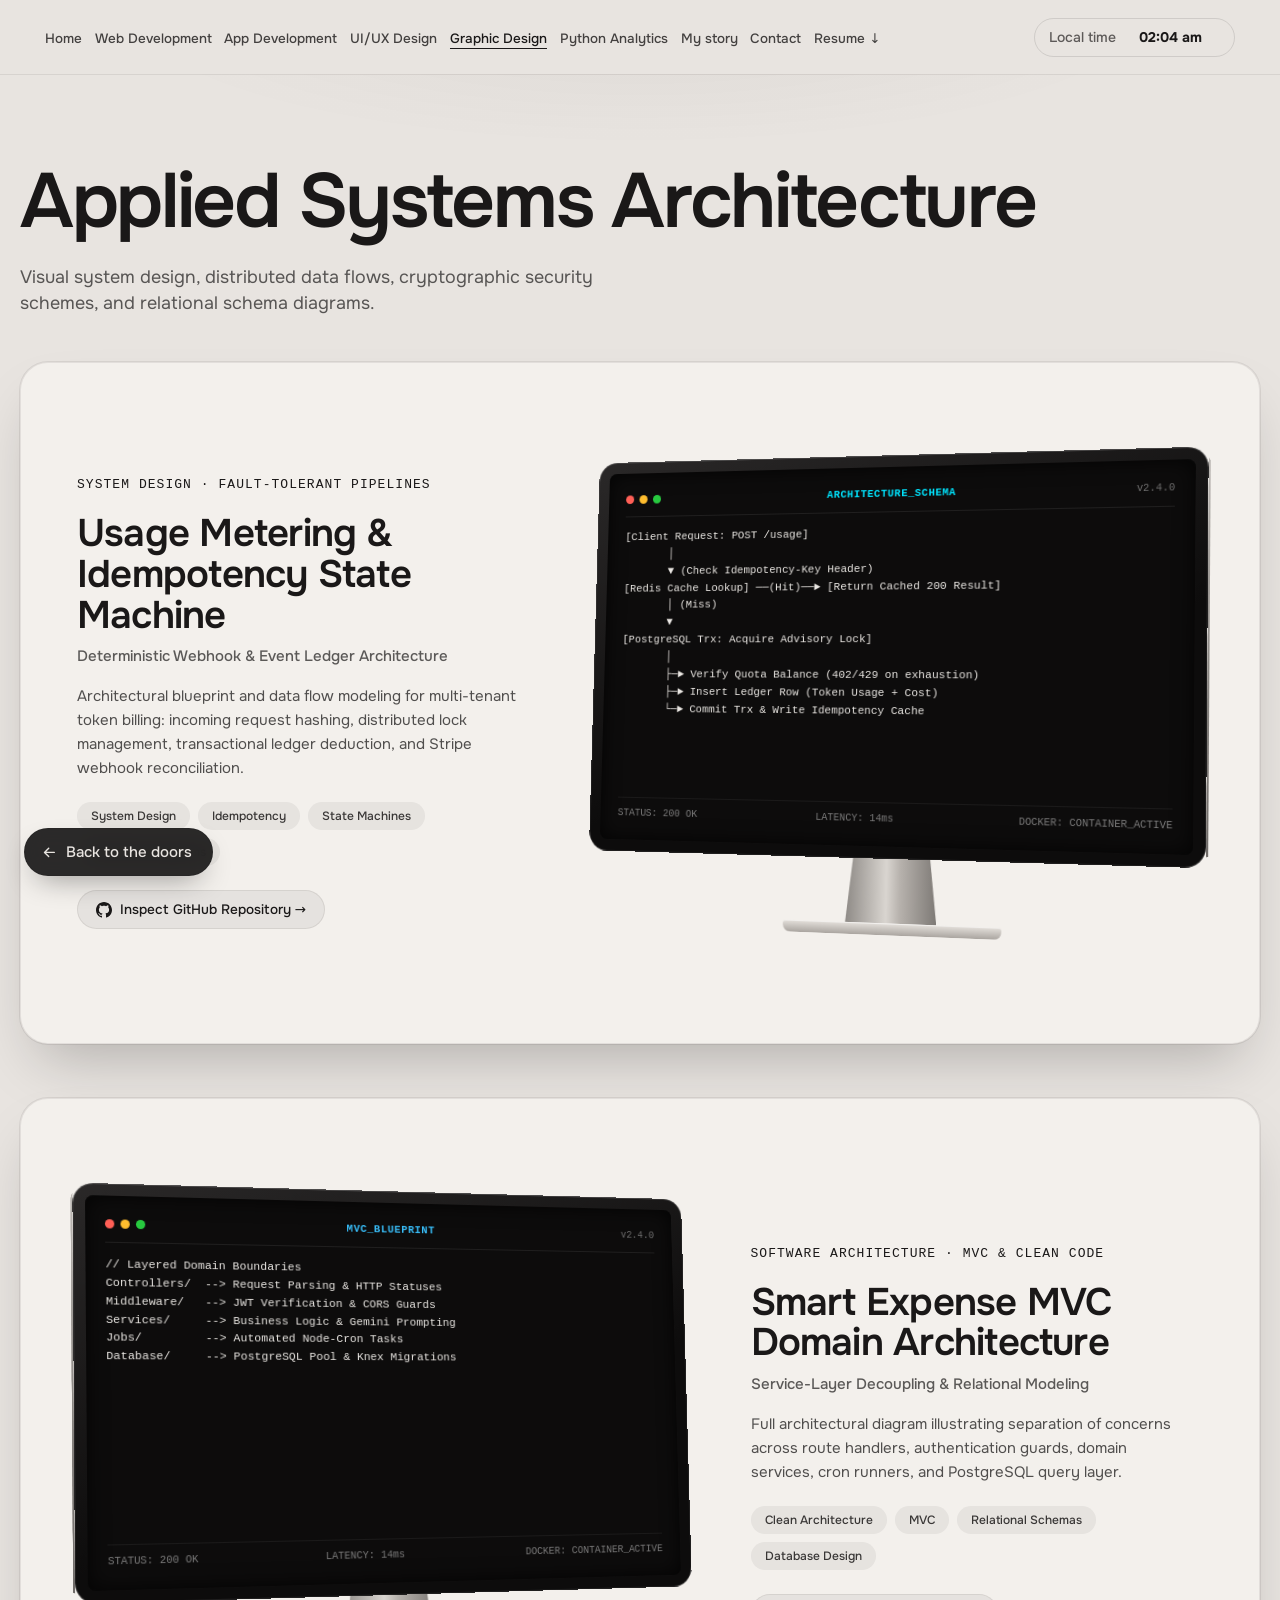
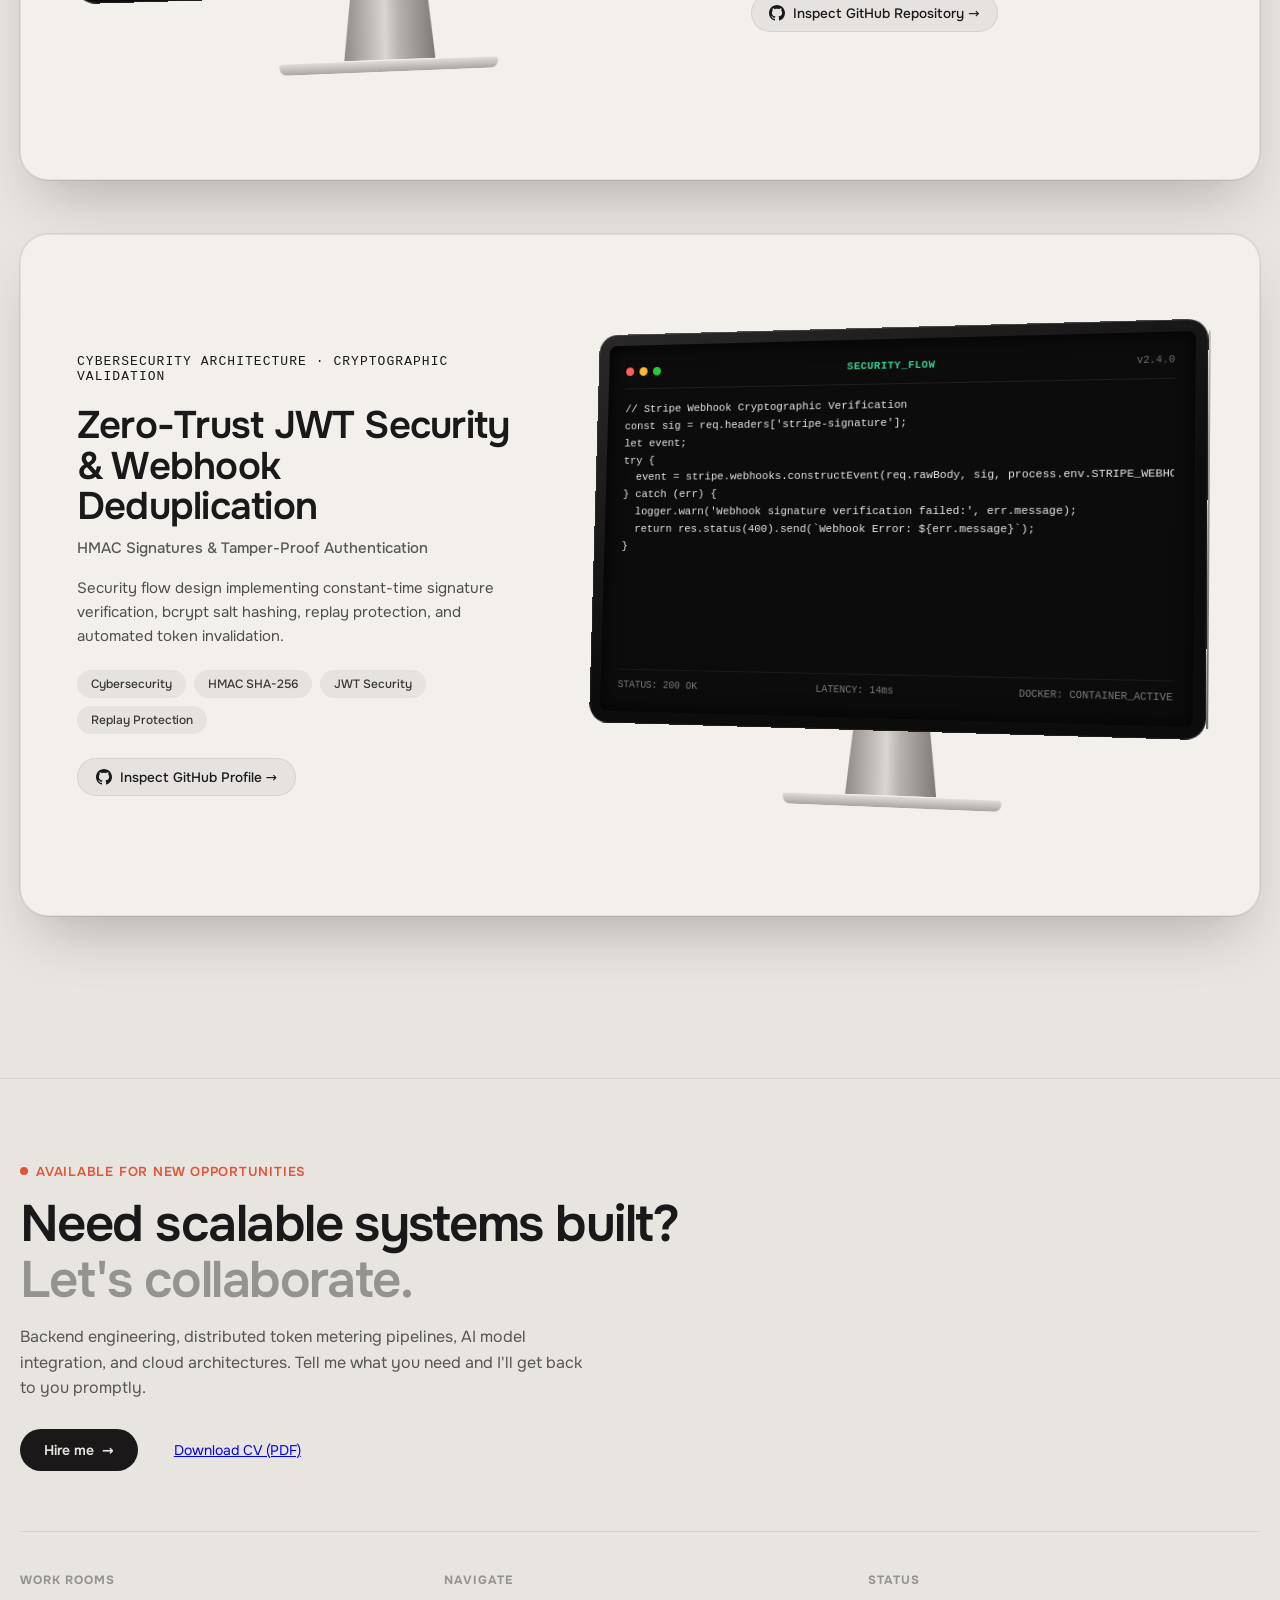
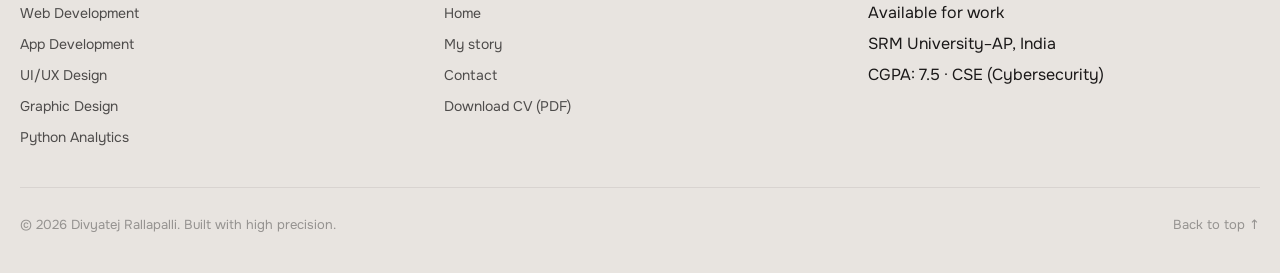
<file: graphic-designer/index.html>
<!DOCTYPE html>
<html lang="en">
<head>
<meta charset="UTF-8" />
<meta name="viewport" content="width=device-width, initial-scale=1.0, viewport-fit=cover" />
<title>Applied Systems Architecture — Divyatej Rallapalli</title>
<link rel="preload" href="../fonts/onest-latin.woff2" as="font" type="font/woff2" crossorigin>
<style>@font-face{font-family:'Onest';font-style:normal;font-display:swap;font-weight:100 900;src:url(../fonts/onest-latin.woff2) format('woff2');unicode-range:U+0000-00FF,U+0131,U+0152}
*,::before,::after{box-sizing:border-box;margin:0;padding:0}
:root{--bg:#E8E4E0;--fg:#1A1818;--fg-rgb:26,24,24;--card:#F3F0EC;--card-line:rgba(26,24,24,.08);--accent:#E35336;--nav-h:72px}
html{background-color:var(--bg);color:var(--fg);font-family:'Onest',system-ui,sans-serif;-webkit-font-smoothing:antialiased}
html[data-mode="dark"]{--bg:#1A1818;--fg:#E8E4E0;--fg-rgb:232,228,224;--card:#232020;--card-line:rgba(232,228,224,.1);--accent:#FF6B4A}
body{background:transparent;overflow-x:hidden}
.glow{position:fixed;top:0;left:50%;width:100vw;max-width:1400px;height:520px;transform:translateX(-50%);background:radial-gradient(ellipse 60% 40% at 50% 0%,rgba(var(--fg-rgb),.05),transparent 70%);pointer-events:none;z-index:0}
.shell{max-width:88rem;margin:0 auto;padding-inline:max(20px,env(safe-area-inset-left)) max(20px,env(safe-area-inset-right))}
.lead{padding:clamp(60px,10vh,110px) 0 clamp(36px,5vh,64px);position:relative;z-index:1}
.lead h1{font-size:clamp(40px,6vw,84px);font-weight:600;letter-spacing:-.03em;line-height:1;margin-bottom:24px}
.lead p{font-size:clamp(17px,1.4vw,22px);line-height:1.45;color:rgba(var(--fg-rgb),.7);max-width:48ch}
.stack{position:relative;z-index:1;padding-bottom:12vh}
.card{position:sticky;top:calc(var(--nav-h,72px) + 16px + var(--i) * 14px);margin-bottom:6vh;border-radius:28px;background:var(--card);
  box-shadow:0 30px 60px -20px rgba(0,0,0,.25),0 0 0 1px var(--card-line);
  border:1px solid var(--card-line);transform-origin:50% 0;will-change:transform;overflow:hidden}
.card__in{display:grid;gap:28px;padding:28px;min-height:min(calc(100vh - var(--nav-h,72px) - 120px),680px)}
@media (min-width:900px){
  .card__in{grid-template-columns:minmax(0,5fr) minmax(0,7fr);align-items:center;gap:40px;padding:48px 56px}
  .card.flip .card__in{grid-template-columns:minmax(0,7fr) minmax(0,5fr)}
  .card.flip .card__info{order:2}
}
.card__dim{position:absolute;inset:0;background:#000;opacity:0;pointer-events:none;border-radius:inherit;transition:opacity .25s ease}
.card__meta{display:flex;align-items:center;gap:12px;margin-bottom:22px;font-family:ui-monospace,'SF Mono',Consolas,monospace;font-size:13px;letter-spacing:.08em;text-transform:uppercase}
.card__meta .no{color:rgba(var(--fg-rgb),.4)}
.card__meta i{width:22px;height:1px;background:currentColor;opacity:.5}
.card h2{font-size:clamp(28px,3vw,42px);font-weight:600;letter-spacing:-.02em;line-height:1.06;margin-bottom:10px}
.card .sub{font-size:15px;font-weight:500;color:rgba(var(--fg-rgb),.7);margin-bottom:18px}
.card .desc{font-size:15px;line-height:1.6;color:rgba(var(--fg-rgb),.75);max-width:44ch;margin-bottom:22px}
.tags{display:flex;flex-wrap:wrap;gap:8px;list-style:none;margin-bottom:8px}
.tags li{font-size:12px;font-weight:500;padding:6px 14px;border-radius:999px;background:rgba(var(--fg-rgb),.06);color:rgba(var(--fg-rgb),.85)}

/* 3D Monitor Frame */
.stage{position:relative;perspective:1900px;perspective-origin:50% 40%;padding:10px 0 28px}
.mon{position:relative;transform-style:preserve-3d;transform:rotateY(-15deg) rotateX(4deg);transition:transform 1.2s cubic-bezier(.16,1,.3,1);margin-inline:auto;width:100%;max-width:680px}
.card.flip .mon{transform:rotateY(15deg) rotateX(4deg)}
.card:hover .mon{transform:rotateY(-8deg) rotateX(2deg)}
.card.flip:hover .mon{transform:rotateY(8deg) rotateX(2deg)}
.mon__body{position:relative;transform-style:preserve-3d;--mp:clamp(6px,1.2vw,12px);padding:var(--mp);border-radius:calc(var(--mp) + 8px);background:linear-gradient(160deg,#2a2828,#0d0c0c 60%);
  box-shadow:inset 0 0 0 1px rgba(255,255,255,.08),inset 0 1px 0 rgba(255,255,255,.12)}
.mon__body::before{content:"";position:absolute;top:10px;bottom:10px;right:0;width:22px;transform-origin:100% 50%;transform:rotateY(-90deg);
  background:linear-gradient(180deg,#bdb9b5,#8d8985 50%,#6f6b68);border-radius:0 6px 6px 0}
.card.flip .mon__body::before{right:auto;left:0;transform-origin:0 50%;transform:rotateY(90deg)}
.mon__screen{position:relative;aspect-ratio:16/10;border-radius:8px;overflow:hidden;background:#0d0c0c;transform:translateZ(.5px)}
.mon__neck{position:relative;width:15%;height:clamp(36px,6vw,68px);margin:-2px auto 0;transform:translateZ(-30px);
  background:linear-gradient(90deg,#8e8a86,#d9d5d0 45%,#b7b2ad 60%,#7e7a76);clip-path:polygon(8% 0,92% 0,100% 100%,0 100%)}
.mon__foot{width:36%;height:12px;margin:0 auto;border-radius:3px 3px 8px 8px;transform:translateZ(-30px);
  background:linear-gradient(180deg,#e5e1dc,#a9a49f);box-shadow:0 1px 0 rgba(255,255,255,.5) inset}

/* Critical Fix: Ensure card content and stage are ALWAYS visible, never invisible */
.card .card__info>*, .card .stage{opacity:1 !important; transform:none !important;}

/* Navigation Bar */
.rn{position:sticky;top:0;z-index:40;background:var(--bg);box-shadow:0 1px 0 rgba(var(--fg-rgb),.08);transition:background .35s ease,box-shadow .35s ease}
.rn.stuck{box-shadow:0 1px 0 rgba(var(--fg-rgb),.15)}
.rn__in{max-width:100%;margin:0 auto;display:flex;align-items:center;justify-content:space-between;gap:clamp(1rem,1.8vw,2.5rem);padding:1.1rem clamp(1.25rem,3.5vw,4.5rem);transition:padding .35s ease}
.rn nav ul{display:none;list-style:none;margin:0;padding:0;gap:clamp(0.65rem,1vw,1.25rem);align-items:center;white-space:nowrap}
.rn nav button{padding:0;border:0;background:none;color:var(--fg);font:inherit;font-size:clamp(0.84rem,0.9vw,0.95rem);font-weight:500;opacity:.8;cursor:pointer;transition:opacity .2s}
.rn nav button:hover,.rn nav button[aria-current]{opacity:1}
.rn nav button[aria-current]{text-decoration:underline;text-underline-offset:.35em;text-decoration-thickness:1px}
.rn__clock{display:flex;align-items:center;gap:.6rem;padding:.6rem .9rem;border-radius:999px;border:1px solid rgba(var(--fg-rgb),.12);font-size:.875rem;font-weight:500;white-space:nowrap;flex:0 0 auto}
.rn__clock span{color:rgba(var(--fg-rgb),.68)}
.rn__menu{display:inline-flex;align-items:center;justify-content:center;gap:.5rem;height:2.75rem;padding:0 1.05rem 0 .95rem;font:500 .9375rem/1 'Onest',ui-sans-serif,system-ui,sans-serif;border-radius:999px;border:1px solid rgba(var(--fg-rgb),.12);background:none;color:var(--fg);cursor:pointer}
.rn__menu svg{width:1.1rem;height:1.1rem}

/* Fullscreen Menu on mobile */
.rn__panel{position:fixed;inset:0;z-index:110;display:flex;flex-direction:column;
  padding:max(1rem,env(safe-area-inset-top)) max(1.25rem,env(safe-area-inset-right)) max(1.5rem,env(safe-area-inset-bottom)) max(1.25rem,env(safe-area-inset-left));
  background:var(--bg);color:var(--fg);visibility:hidden;opacity:0;
  transition:opacity .4s cubic-bezier(.4,0,.2,1),visibility 0s linear .4s}
.rn.open .rn__panel{visibility:visible;opacity:1;transition-delay:0s}
.rn__phead{display:flex;align-items:center;justify-content:space-between;min-height:2.75rem;margin-bottom:auto}
.rn__plbl{font:600 .75rem/1 'Onest',ui-sans-serif,system-ui,sans-serif;letter-spacing:.16em;text-transform:uppercase;color:rgba(var(--fg-rgb),.5)}
.rn__pclose{display:inline-flex;align-items:center;justify-content:center;width:2.75rem;height:2.75rem;border-radius:999px;
  border:1px solid rgba(var(--fg-rgb),.14);background:none;color:var(--fg);cursor:pointer}
.rn__pclose svg{width:1.15rem;height:1.15rem}
.rn__plist{display:flex;flex-direction:column;justify-content:center;gap:.25rem;padding-block:2rem}
.rn__plist button{display:block;width:100%;padding:.45rem 0;border:0;background:none;color:var(--fg);
  font:600 clamp(1.8rem,7vw,2.5rem)/1.1 'Onest',ui-sans-serif,system-ui,sans-serif;letter-spacing:-.03em;text-align:left;cursor:pointer}
.rn__plist button[aria-current]{color:var(--accent)}
.rn__pfoot{margin-top:auto;padding-top:1.25rem;border-top:1px solid rgba(var(--fg-rgb),.1);
  font:500 .8125rem/1.4 'Onest',ui-sans-serif,system-ui,sans-serif;color:rgba(var(--fg-rgb),.55)}
html.rn-lock{overflow:hidden}

@media (min-width:1200px){
  .rn nav ul{display:flex}
  .rn__menu,.rn__panel{display:none!important}
}
@media (max-width:1199.98px){
  .rn nav{display:none}
  .rn__clock{display:none}
  .rn__menu{order:99;margin-left:auto}
}
@media (min-width:1200px) and (max-width:1380px){
  .rn__clock .d{display:none}
}

/* Floating "Back to the doors" pill on bottom left */
.backd{position:fixed;left:max(1.5rem,env(safe-area-inset-left));bottom:max(1.5rem,calc(env(safe-area-inset-bottom) + 1rem));top:auto;z-index:60;
  display:inline-flex;align-items:center;gap:.5rem;height:3rem;padding:0 1.25rem 0 1rem;
  border-radius:999px;border:1px solid rgba(var(--fg-rgb),.15);
  background:var(--bd-float,rgba(26,24,24,.92));color:var(--bd-floatfg,#E8E4E0);
  -webkit-backdrop-filter:blur(10px);backdrop-filter:blur(10px);
  box-shadow:0 12px 30px -12px rgba(0,0,0,.45),0 0 0 1px rgba(255,255,255,.08);
  font:500 .9375rem/1 'Onest',ui-sans-serif,system-ui,sans-serif;text-decoration:none;cursor:pointer;white-space:nowrap;
  transition:background .25s ease,transform .25s ease}
.backd svg{width:1.05rem;height:1.05rem;transition:transform .3s ease}
.backd:hover{background:var(--bd-float-hover,#000);transform:translateY(-2px)}
.backd:hover svg{transform:translateX(-3px)}
html[data-mode="dark"] .backd{--bd-float:rgba(232,228,224,.92);--bd-floatfg:#1A1818;--bd-float-hover:#FFF}

/* Footer */
.sf{padding:80px 0 40px;background:var(--bg);border-top:1px solid var(--card-line);position:relative;z-index:1}
.sf__in{max-width:88rem;margin:0 auto;padding-inline:max(20px,env(safe-area-inset-left)) max(20px,env(safe-area-inset-right))}
.sf__eye{display:inline-flex;align-items:center;gap:8px;font-size:13px;font-weight:600;color:var(--accent);text-transform:uppercase;letter-spacing:0.06em;margin-bottom:16px}
.sf__eye i{display:inline-block;width:8px;height:8px;border-radius:50%;background:currentColor;animation:pDot 2s ease-in-out infinite}
@keyframes pDot{0%,100%{opacity:.3;transform:scale(.8)}50%{opacity:1;transform:scale(1.2)}}
.sf__h{font-size:clamp(32px,4vw,56px);font-weight:600;letter-spacing:-.03em;line-height:1.1;margin-bottom:16px}
.sf__h span{display:block;color:rgba(var(--fg-rgb),.4)}
.sf__p{font-size:16px;line-height:1.6;color:rgba(var(--fg-rgb),.7);max-width:52ch;margin-bottom:28px}
.sf__cta{display:flex;gap:12px;margin-bottom:60px;flex-wrap:wrap}
.sf__btn{display:inline-flex;align-items:center;gap:8px;padding:12px 24px;border-radius:999px;font-size:14px;font-weight:600;background:var(--fg);color:var(--bg);border:none;cursor:pointer;text-decoration:none}
.sf__cols{display:grid;grid-template-columns:repeat(auto-fit,minmax(180px,1fr));gap:32px;padding:40px 0;border-top:1px solid var(--card-line);border-bottom:1px solid var(--card-line)}
.sf__cols h3{font-size:12px;text-transform:uppercase;letter-spacing:0.08em;color:rgba(var(--fg-rgb),.4);margin-bottom:14px}
.sf__cols ul{list-style:none;display:flex;flex-direction:column;gap:10px}
.sf__cols a, .sf__cols button{color:rgba(var(--fg-rgb),.75);text-decoration:none;font-size:14px;background:none;border:none;cursor:pointer;padding:0;text-align:left;font-family:inherit}
.sf__cols a:hover, .sf__cols button:hover{color:var(--fg)}
.sf__bot{display:flex;justify-content:space-between;align-items:center;padding-top:28px;font-size:13px;color:rgba(var(--fg-rgb),.4);flex-wrap:wrap;gap:12px}
</style>
</head>
<body>
<div class="glow"></div>
<header class="rn" id="rn">
  <div class="rn__in">
    <nav aria-label="Primary">
      <ul>
        <li><button data-nav="home">Home</button></li>
        <li><button data-nav="door:0">Web Development</button></li><li><button data-nav="door:1">App Development</button></li><li><button data-nav="door:2">UI/UX Design</button></li><li><button data-nav="door:3" aria-current="page">Graphic Design</button></li><li><button data-nav="door:4">Python Analytics</button></li>
        <li><button data-nav="about">My story</button></li>
        <li><button data-nav="contact">Contact</button></li>
        <li><a href="../assets/resumedt.pdf" download="Divyatej_Rallapalli_CV.pdf" target="_blank" rel="noopener noreferrer" style="color:inherit;text-decoration:none"><button type="button">Resume ↓</button></a></li>
      </ul>
    </nav>
    <div class="rn__clock" aria-label="Local time"><span>Local time</span>&nbsp;<b data-ftime>—</b>&nbsp;<span class="d">•</span>&nbsp;<span class="d" data-fdate></span></div>
    <button class="rn__menu" id="rnMenu" aria-expanded="false" aria-controls="rnPanel"><svg aria-hidden="true" focusable="false" viewBox="0 0 24 24" fill="none" stroke="currentColor" stroke-width="2" stroke-linecap="round"><path d="M4 6h16M4 12h16M4 18h16"/></svg><span>Menu</span></button>
  </div>
  <div class="rn__panel" id="rnPanel" role="dialog" aria-modal="true" aria-label="Menu">
    <div class="rn__phead">
      <span class="rn__plbl">Menu</span>
      <button class="rn__pclose" id="rnClose" aria-label="Close menu"><svg aria-hidden="true" focusable="false" viewBox="0 0 24 24" fill="none" stroke="currentColor" stroke-width="2" stroke-linecap="round"><path d="M18 6 6 18M6 6l12 12"/></svg></button>
    </div>
    <div class="rn__plist">
      <button data-nav="home">Home</button>
      <button data-nav="door:0">Web Development</button><button data-nav="door:1">App Development</button><button data-nav="door:2">UI/UX Design</button><button data-nav="door:3" aria-current="page">Graphic Design</button><button data-nav="door:4">Python Analytics</button>
      <button data-nav="about">My story</button>
      <button data-nav="contact">Contact</button>
      <button data-nav="resume">Download CV (PDF)</button>
    </div>
    <p class="rn__pfoot">Divyatej Rallapalli — available for new work<br>SRM University–AP · India</p>
  </div>
</header>

<a href="../#works" class="backd show" data-nav="doors" aria-label="Back to the doors">
  <svg viewBox="0 0 24 24" fill="none" stroke="currentColor" stroke-width="2" stroke-linecap="round" stroke-linejoin="round" aria-hidden="true"><path d="M19 12H5M11 6l-6 6 6 6"/></svg>
  <span>Back to the doors</span>
</a>

<main class="shell">
  <section class="lead">
    <h1>Applied Systems Architecture</h1>
    <p>Visual system design, distributed data flows, cryptographic security schemes, and relational schema diagrams.</p>
  </section>

  <section class="stack" id="stack" aria-label="Projects">
    
    <article class="card seen on" style="--i:0" aria-labelledby="p0">
      <div class="card__in">
        <div class="card__info">
          <p class="card__meta"><span>System Design · Fault-Tolerant Pipelines</span></p>
          <h2 id="p0">Usage Metering &amp; Idempotency State Machine</h2>
          <p class="sub">Deterministic Webhook &amp; Event Ledger Architecture</p>
          <p class="desc">Architectural blueprint and data flow modeling for multi-tenant token billing: incoming request hashing, distributed lock management, transactional ledger deduction, and Stripe webhook reconciliation.</p>
          <ul class="tags"><li>System Design</li><li>Idempotency</li><li>State Machines</li><li>Distributed Systems</li></ul>
          <div style="margin-top: 1.5rem; display: flex; gap: 0.75rem; flex-wrap: wrap;">
            <a href="https://github.com/rdivyatej-cloud/flyrank-capstone-metering-billing" target="_blank" rel="noopener noreferrer" class="chip" style="display: inline-flex; align-items: center; gap: 0.5rem; text-decoration: none; font-weight: 500; font-size: 0.85rem; padding: 0.6rem 1.1rem; border-radius: 999px; background: rgba(var(--fg-rgb), 0.06); border: 1px solid var(--card-line); color: var(--fg); transition: background 0.2s, transform 0.2s;">
              <svg width="16" height="16" viewBox="0 0 24 24" fill="currentColor"><path d="M12 0c-6.626 0-12 5.373-12 12 0 5.302 3.438 9.8 8.207 11.387.599.111.793-.261.793-.577v-2.234c-3.338.726-4.033-1.416-4.033-1.416-.546-1.387-1.333-1.756-1.333-1.756-1.089-.745.083-.729.083-.729 1.205.084 1.839 1.237 1.839 1.237 1.07 1.834 2.807 1.304 3.492.997.107-.775.418-1.305.762-1.604-2.665-.305-5.467-1.334-5.467-5.931 0-1.311.469-2.381 1.236-3.221-.124-.303-.535-1.524.117-3.176 0 0 1.008-.322 3.301 1.23.957-.266 1.983-.399 3.003-.404 1.02.005 2.047.138 3.006.404 2.291-1.552 3.297-1.23 3.297-1.23.653 1.653.242 2.874.118 3.176.77.84 1.235 1.911 1.235 3.221 0 4.609-2.807 5.624-5.479 5.921.43.372.823 1.102.823 2.222v3.293c0 .319.192.694.801.576 4.765-1.589 8.199-6.086 8.199-11.386 0-6.627-5.373-12-12-12z"/></svg>
              <span>Inspect GitHub Repository →</span>
            </a>
          </div>
        </div>
        <div class="stage" aria-hidden="true">
          <div class="mon">
            <div class="mon__body">
              <div class="mon__screen" style="background: #0d0c0c; display: flex; flex-direction: column; padding: 1.2rem; font-family: ui-monospace, Menlo, Consolas, monospace; font-size: 0.74rem; color: #a19c96; line-height: 1.5; box-shadow: inset 0 0 20px rgba(0,0,0,0.8);">
                <div style="display: flex; align-items: center; justify-content: space-between; border-bottom: 1px solid rgba(255,255,255,0.08); padding-bottom: 0.6rem; margin-bottom: 0.75rem;">
                  <div style="display: flex; gap: 6px;">
                    <span style="display: inline-block; width: 9px; height: 9px; border-radius: 50%; background: #ff5f56;"></span>
                    <span style="display: inline-block; width: 9px; height: 9px; border-radius: 50%; background: #ffbd2e;"></span>
                    <span style="display: inline-block; width: 9px; height: 9px; border-radius: 50%; background: #27c93f;"></span>
                  </div>
                  <span style="color: #00e5ff; font-size: 0.68rem; font-weight: 600; letter-spacing: 0.05em;">ARCHITECTURE_SCHEMA</span>
                  <span style="color: rgba(255,255,255,0.4); font-size: 0.65rem;">v2.4.0</span>
                </div>
                <div style="flex: 1; overflow-y: auto; overflow-x: auto;">
                  <pre style="margin: 0; color: #eae7e3; font-family: inherit; font-size: 0.72rem; line-height: 1.55;"><code>[Client Request: POST /usage]
       │
       ▼ (Check Idempotency-Key Header)
[Redis Cache Lookup] ──(Hit)──► [Return Cached 200 Result]
       │ (Miss)
       ▼
[PostgreSQL Trx: Acquire Advisory Lock]
       │
       ├─► Verify Quota Balance (402/429 on exhaustion)
       ├─► Insert Ledger Row (Token Usage + Cost)
       └─► Commit Trx &amp; Write Idempotency Cache</code></pre>
                </div>
                <div style="display: flex; align-items: center; justify-content: space-between; border-top: 1px solid rgba(255,255,255,0.06); padding-top: 0.5rem; margin-top: 0.6rem; font-size: 0.65rem; color: rgba(255,255,255,0.45);">
                  <span>STATUS: 200 OK</span>
                  <span>LATENCY: 14ms</span>
                  <span>DOCKER: CONTAINER_ACTIVE</span>
                </div>
              </div>
            </div>
            <div class="mon__neck"></div>
            <div class="mon__foot"></div>
          </div>
        </div>
      </div>
      <div class="card__dim"></div>
    </article>

    <article class="card flip seen on" style="--i:1" aria-labelledby="p1">
      <div class="card__in">
        <div class="card__info">
          <p class="card__meta"><span>Software Architecture · MVC &amp; Clean Code</span></p>
          <h2 id="p1">Smart Expense MVC Domain Architecture</h2>
          <p class="sub">Service-Layer Decoupling &amp; Relational Modeling</p>
          <p class="desc">Full architectural diagram illustrating separation of concerns across route handlers, authentication guards, domain services, cron runners, and PostgreSQL query layer.</p>
          <ul class="tags"><li>Clean Architecture</li><li>MVC</li><li>Relational Schemas</li><li>Database Design</li></ul>
          <div style="margin-top: 1.5rem; display: flex; gap: 0.75rem; flex-wrap: wrap;">
            <a href="https://github.com/rdivyatej-cloud/10x-flyrank" target="_blank" rel="noopener noreferrer" class="chip" style="display: inline-flex; align-items: center; gap: 0.5rem; text-decoration: none; font-weight: 500; font-size: 0.85rem; padding: 0.6rem 1.1rem; border-radius: 999px; background: rgba(var(--fg-rgb), 0.06); border: 1px solid var(--card-line); color: var(--fg); transition: background 0.2s, transform 0.2s;">
              <svg width="16" height="16" viewBox="0 0 24 24" fill="currentColor"><path d="M12 0c-6.626 0-12 5.373-12 12 0 5.302 3.438 9.8 8.207 11.387.599.111.793-.261.793-.577v-2.234c-3.338.726-4.033-1.416-4.033-1.416-.546-1.387-1.333-1.756-1.333-1.756-1.089-.745.083-.729.083-.729 1.205.084 1.839 1.237 1.839 1.237 1.07 1.834 2.807 1.304 3.492.997.107-.775.418-1.305.762-1.604-2.665-.305-5.467-1.334-5.467-5.931 0-1.311.469-2.381 1.236-3.221-.124-.303-.535-1.524.117-3.176 0 0 1.008-.322 3.301 1.23.957-.266 1.983-.399 3.003-.404 1.02.005 2.047.138 3.006.404 2.291-1.552 3.297-1.23 3.297-1.23.653 1.653.242 2.874.118 3.176.77.84 1.235 1.911 1.235 3.221 0 4.609-2.807 5.624-5.479 5.921.43.372.823 1.102.823 2.222v3.293c0 .319.192.694.801.576 4.765-1.589 8.199-6.086 8.199-11.386 0-6.627-5.373-12-12-12z"/></svg>
              <span>Inspect GitHub Repository →</span>
            </a>
          </div>
        </div>
        <div class="stage" aria-hidden="true">
          <div class="mon">
            <div class="mon__body">
              <div class="mon__screen" style="background: #0d0c0c; display: flex; flex-direction: column; padding: 1.2rem; font-family: ui-monospace, Menlo, Consolas, monospace; font-size: 0.74rem; color: #a19c96; line-height: 1.5; box-shadow: inset 0 0 20px rgba(0,0,0,0.8);">
                <div style="display: flex; align-items: center; justify-content: space-between; border-bottom: 1px solid rgba(255,255,255,0.08); padding-bottom: 0.6rem; margin-bottom: 0.75rem;">
                  <div style="display: flex; gap: 6px;">
                    <span style="display: inline-block; width: 9px; height: 9px; border-radius: 50%; background: #ff5f56;"></span>
                    <span style="display: inline-block; width: 9px; height: 9px; border-radius: 50%; background: #ffbd2e;"></span>
                    <span style="display: inline-block; width: 9px; height: 9px; border-radius: 50%; background: #27c93f;"></span>
                  </div>
                  <span style="color: #38bdf8; font-size: 0.68rem; font-weight: 600; letter-spacing: 0.05em;">MVC_BLUEPRINT</span>
                  <span style="color: rgba(255,255,255,0.4); font-size: 0.65rem;">v2.4.0</span>
                </div>
                <div style="flex: 1; overflow-y: auto; overflow-x: auto;">
                  <pre style="margin: 0; color: #eae7e3; font-family: inherit; font-size: 0.72rem; line-height: 1.55;"><code>// Layered Domain Boundaries
Controllers/  --&gt; Request Parsing &amp; HTTP Statuses
Middleware/   --&gt; JWT Verification &amp; CORS Guards
Services/     --&gt; Business Logic &amp; Gemini Prompting
Jobs/         --&gt; Automated Node-Cron Tasks
Database/     --&gt; PostgreSQL Pool &amp; Knex Migrations</code></pre>
                </div>
                <div style="display: flex; align-items: center; justify-content: space-between; border-top: 1px solid rgba(255,255,255,0.06); padding-top: 0.5rem; margin-top: 0.6rem; font-size: 0.65rem; color: rgba(255,255,255,0.45);">
                  <span>STATUS: 200 OK</span>
                  <span>LATENCY: 14ms</span>
                  <span>DOCKER: CONTAINER_ACTIVE</span>
                </div>
              </div>
            </div>
            <div class="mon__neck"></div>
            <div class="mon__foot"></div>
          </div>
        </div>
      </div>
      <div class="card__dim"></div>
    </article>

    <article class="card seen on" style="--i:2" aria-labelledby="p2">
      <div class="card__in">
        <div class="card__info">
          <p class="card__meta"><span>Cybersecurity Architecture · Cryptographic Validation</span></p>
          <h2 id="p2">Zero-Trust JWT Security &amp; Webhook Deduplication</h2>
          <p class="sub">HMAC Signatures &amp; Tamper-Proof Authentication</p>
          <p class="desc">Security flow design implementing constant-time signature verification, bcrypt salt hashing, replay protection, and automated token invalidation.</p>
          <ul class="tags"><li>Cybersecurity</li><li>HMAC SHA-256</li><li>JWT Security</li><li>Replay Protection</li></ul>
          <div style="margin-top: 1.5rem; display: flex; gap: 0.75rem; flex-wrap: wrap;">
            <a href="https://github.com/rdivyatej-cloud" target="_blank" rel="noopener noreferrer" class="chip" style="display: inline-flex; align-items: center; gap: 0.5rem; text-decoration: none; font-weight: 500; font-size: 0.85rem; padding: 0.6rem 1.1rem; border-radius: 999px; background: rgba(var(--fg-rgb), 0.06); border: 1px solid var(--card-line); color: var(--fg); transition: background 0.2s, transform 0.2s;">
              <svg width="16" height="16" viewBox="0 0 24 24" fill="currentColor"><path d="M12 0c-6.626 0-12 5.373-12 12 0 5.302 3.438 9.8 8.207 11.387.599.111.793-.261.793-.577v-2.234c-3.338.726-4.033-1.416-4.033-1.416-.546-1.387-1.333-1.756-1.333-1.756-1.089-.745.083-.729.083-.729 1.205.084 1.839 1.237 1.839 1.237 1.07 1.834 2.807 1.304 3.492.997.107-.775.418-1.305.762-1.604-2.665-.305-5.467-1.334-5.467-5.931 0-1.311.469-2.381 1.236-3.221-.124-.303-.535-1.524.117-3.176 0 0 1.008-.322 3.301 1.23.957-.266 1.983-.399 3.003-.404 1.02.005 2.047.138 3.006.404 2.291-1.552 3.297-1.23 3.297-1.23.653 1.653.242 2.874.118 3.176.77.84 1.235 1.911 1.235 3.221 0 4.609-2.807 5.624-5.479 5.921.43.372.823 1.102.823 2.222v3.293c0 .319.192.694.801.576 4.765-1.589 8.199-6.086 8.199-11.386 0-6.627-5.373-12-12-12z"/></svg>
              <span>Inspect GitHub Profile →</span>
            </a>
          </div>
        </div>
        <div class="stage" aria-hidden="true">
          <div class="mon">
            <div class="mon__body">
              <div class="mon__screen" style="background: #0d0c0c; display: flex; flex-direction: column; padding: 1.2rem; font-family: ui-monospace, Menlo, Consolas, monospace; font-size: 0.74rem; color: #a19c96; line-height: 1.5; box-shadow: inset 0 0 20px rgba(0,0,0,0.8);">
                <div style="display: flex; align-items: center; justify-content: space-between; border-bottom: 1px solid rgba(255,255,255,0.08); padding-bottom: 0.6rem; margin-bottom: 0.75rem;">
                  <div style="display: flex; gap: 6px;">
                    <span style="display: inline-block; width: 9px; height: 9px; border-radius: 50%; background: #ff5f56;"></span>
                    <span style="display: inline-block; width: 9px; height: 9px; border-radius: 50%; background: #ffbd2e;"></span>
                    <span style="display: inline-block; width: 9px; height: 9px; border-radius: 50%; background: #27c93f;"></span>
                  </div>
                  <span style="color: #34d399; font-size: 0.68rem; font-weight: 600; letter-spacing: 0.05em;">SECURITY_FLOW</span>
                  <span style="color: rgba(255,255,255,0.4); font-size: 0.65rem;">v2.4.0</span>
                </div>
                <div style="flex: 1; overflow-y: auto; overflow-x: auto;">
                  <pre style="margin: 0; color: #eae7e3; font-family: inherit; font-size: 0.72rem; line-height: 1.55;"><code>// Stripe Webhook Cryptographic Verification
const sig = req.headers['stripe-signature'];
let event;
try {
  event = stripe.webhooks.constructEvent(req.rawBody, sig, process.env.STRIPE_WEBHOOK_SECRET);
} catch (err) {
  logger.warn('Webhook signature verification failed:', err.message);
  return res.status(400).send(`Webhook Error: ${err.message}`);
}</code></pre>
                </div>
                <div style="display: flex; align-items: center; justify-content: space-between; border-top: 1px solid rgba(255,255,255,0.06); padding-top: 0.5rem; margin-top: 0.6rem; font-size: 0.65rem; color: rgba(255,255,255,0.45);">
                  <span>STATUS: 200 OK</span>
                  <span>LATENCY: 14ms</span>
                  <span>DOCKER: CONTAINER_ACTIVE</span>
                </div>
              </div>
            </div>
            <div class="mon__neck"></div>
            <div class="mon__foot"></div>
          </div>
        </div>
      </div>
      <div class="card__dim"></div>
    </article>
  </section>
</main>

<footer class="sf">
  <div class="sf__in">
    <p class="sf__eye"><i></i>Available for new opportunities</p>
    <h2 class="sf__h">Need scalable systems built?<span>Let's collaborate.</span></h2>
    <p class="sf__p">Backend engineering, distributed token metering pipelines, AI model integration, and cloud architectures. Tell me what you need and I'll get back to you promptly.</p>
    <div class="sf__cta">
      <a href="../#contact" class="sf__btn">Hire me <b>→</b></a>
      <a href="../assets/resumedt.pdf" download="Divyatej_Rallapalli_CV.pdf" class="chip" style="font-size: 14px; padding: 12px 24px;">Download CV (PDF)</a>
    </div>
    <div class="sf__cols">
      <div><h3>Work Rooms</h3><ul><li><a href="../web-developer/">Web Development</a></li><li><a href="../app-developer/">App Development</a></li><li><a href="../ui-ux-designer/">UI/UX Design</a></li><li><a href="../graphic-designer/">Graphic Design</a></li><li><a href="../photographer/">Python Analytics</a></li></ul></div>
      <div><h3>Navigate</h3><ul><li><a href="../">Home</a></li><li><a href="../#about">My story</a></li><li><a href="../#contact">Contact</a></li><li><a href="../assets/resumedt.pdf" download="Divyatej_Rallapalli_CV.pdf">Download CV (PDF)</a></li></ul></div>
      <div><h3>Status</h3><ul><li>Available for work</li><li>SRM University–AP, India</li><li>CGPA: 7.5 · CSE (Cybersecurity)</li></ul></div>
    </div>
    <div class="sf__bot"><span>© 2026 Divyatej Rallapalli. Built with high precision.</span><span><a href="../#home" style="color:inherit;text-decoration:none">Back to top ↑</a></span></div>
  </div>
</footer>

<script>
// Keep theme in sync with parent page or localStorage
try {
  const m = localStorage.getItem('tej-mode') || (window.matchMedia('(prefers-color-scheme: dark)').matches ? 'dark' : 'light');
  if (m === 'dark') document.documentElement.dataset.mode = 'dark';
} catch (e) {}

// Stacking cards animation & immediate visibility
const cards = [...document.querySelectorAll('.card')];
cards.forEach(c => c.classList.add('seen', 'on'));

function updateStack() {
  cards.forEach((c, i) => {
    const next = cards[i + 1];
    let p = 0;
    if (next) {
      const top = parseFloat(getComputedStyle(c).top);
      const h = c.offsetHeight;
      p = Math.min(1, Math.max(0, (top + h - next.getBoundingClientRect().top) / h));
    }
    c.style.transform = p ? `scale(${(1 - p * 0.05).toFixed(4)})` : '';
    const dim = c.querySelector('.card__dim');
    if (dim) dim.style.opacity = (p * 0.35).toFixed(3);
  });
}
window.addEventListener('scroll', updateStack, { passive: true });
updateStack();

// Navigation & Cinematic Door Switching
(() => {
  const root = document.documentElement;
  const EMBED = root.classList.contains('embed') || window.parent !== window;
  const HOME = '../#works'.replace(/#works$/, '');
  const SLUGS = ["web-developer", "app-developer", "ui-ux-designer", "graphic-designer", "photographer"];

  const go = to => {
    if (to === 'top'){ scrollTo({ top: 0, behavior: 'smooth' }); return; }
    if (to === 'resume'){
      const a = document.createElement('a');
      a.href = '../assets/resumedt.pdf';
      a.download = 'Divyatej_Rallapalli_CV.pdf';
      a.target = '_blank';
      a.click();
      return;
    }
    if (EMBED){
      if (to === 'doors') parent.postMessage({ wall: 'close' }, '*');
      else parent.postMessage({ wall: 'go', to }, '*');
      return;
    }
    if (to === 'home') location.href = HOME;
    else if (to === 'about') location.href = HOME + '#about';
    else if (to === 'contact') location.href = HOME + '#contact';
    else if (to === 'doors') location.href = HOME + '#works';
    else if (to.startsWith('door:')) location.href = HOME + '#' + SLUGS[+to.slice(5)];
  };

  document.addEventListener('click', e => {
    const b = e.target.closest('[data-nav]');
    if (!b) return;
    if (b.tagName === 'A' && (e.metaKey || e.ctrlKey || e.shiftKey || e.altKey || e.button)) return;
    e.preventDefault();
    const rn = document.getElementById('rn');
    const menu = document.getElementById('rnMenu');
    if (rn) rn.classList.remove('open');
    if (menu) menu.setAttribute('aria-expanded', 'false');
    const to = b.dataset.nav;
    if (b.hasAttribute('aria-current')){ scrollTo({ top: 0, behavior: 'smooth' }); return; }
    go(to);
  });

  // Mobile drawer menu
  const rn = document.getElementById('rn'), menu = document.getElementById('rnMenu');
  const panel = document.getElementById('rnPanel'), pclose = document.getElementById('rnClose');
  if (menu && rn && panel) {
    panel.querySelectorAll('.rn__plist button').forEach((b, i) => b.style.setProperty('--i', i));
    const setMenu = o => {
      rn.classList.toggle('open', o);
      menu.setAttribute('aria-expanded', o);
      root.classList.toggle('rn-lock', o);
      if (o) setTimeout(() => pclose?.focus(), 60); else menu.focus();
    };
    menu.addEventListener('click', () => setMenu(!rn.classList.contains('open')));
    pclose?.addEventListener('click', () => setMenu(false));
    panel.addEventListener('click', e => { if (e.target.closest('button[data-nav]')) setMenu(false); });
  }

  // Clock
  const updateClock = () => {
    const now = new Date();
    const timeStr = now.toLocaleTimeString([], { hour: '2-digit', minute: '2-digit' }).toLowerCase();
    const dateStr = now.toLocaleDateString([], { day: 'numeric', month: 'long', year: 'numeric' });
    document.querySelectorAll('[data-ftime]').forEach(el => el.textContent = timeStr);
    document.querySelectorAll('[data-fdate]').forEach(el => el.textContent = dateStr);
  };
  updateClock();
  setInterval(updateClock, 1000);

  // Sticky navbar shadow
  const updStuck = () => { if (rn) rn.classList.toggle('stuck', scrollY > 10); };
  window.addEventListener('scroll', updStuck, { passive: true });
  updStuck();

  // Parent postMessage receiver
  window.addEventListener('message', e => {
    if (e.data && e.data.wall === 'mode'){
      root.dataset.mode = e.data.mode;
    }
  });
})();
</script>
</body>
</html>
</file>
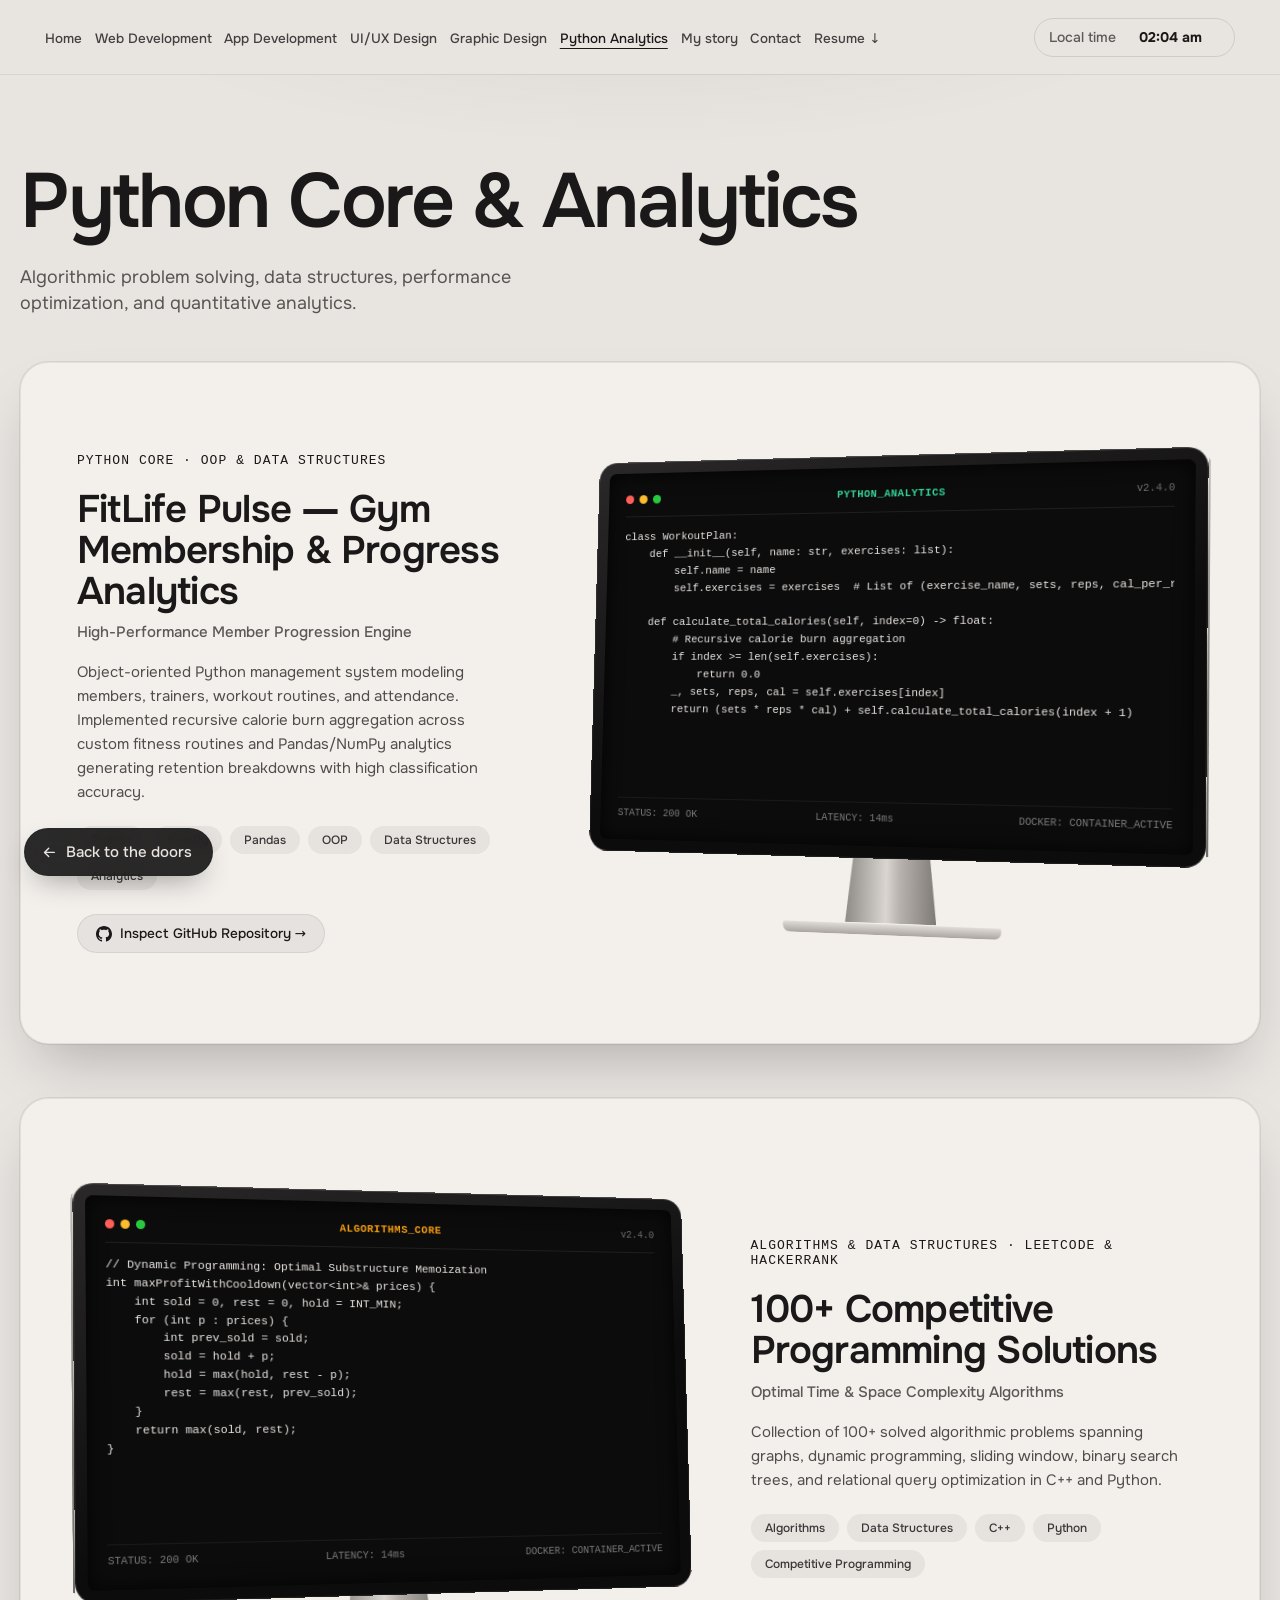
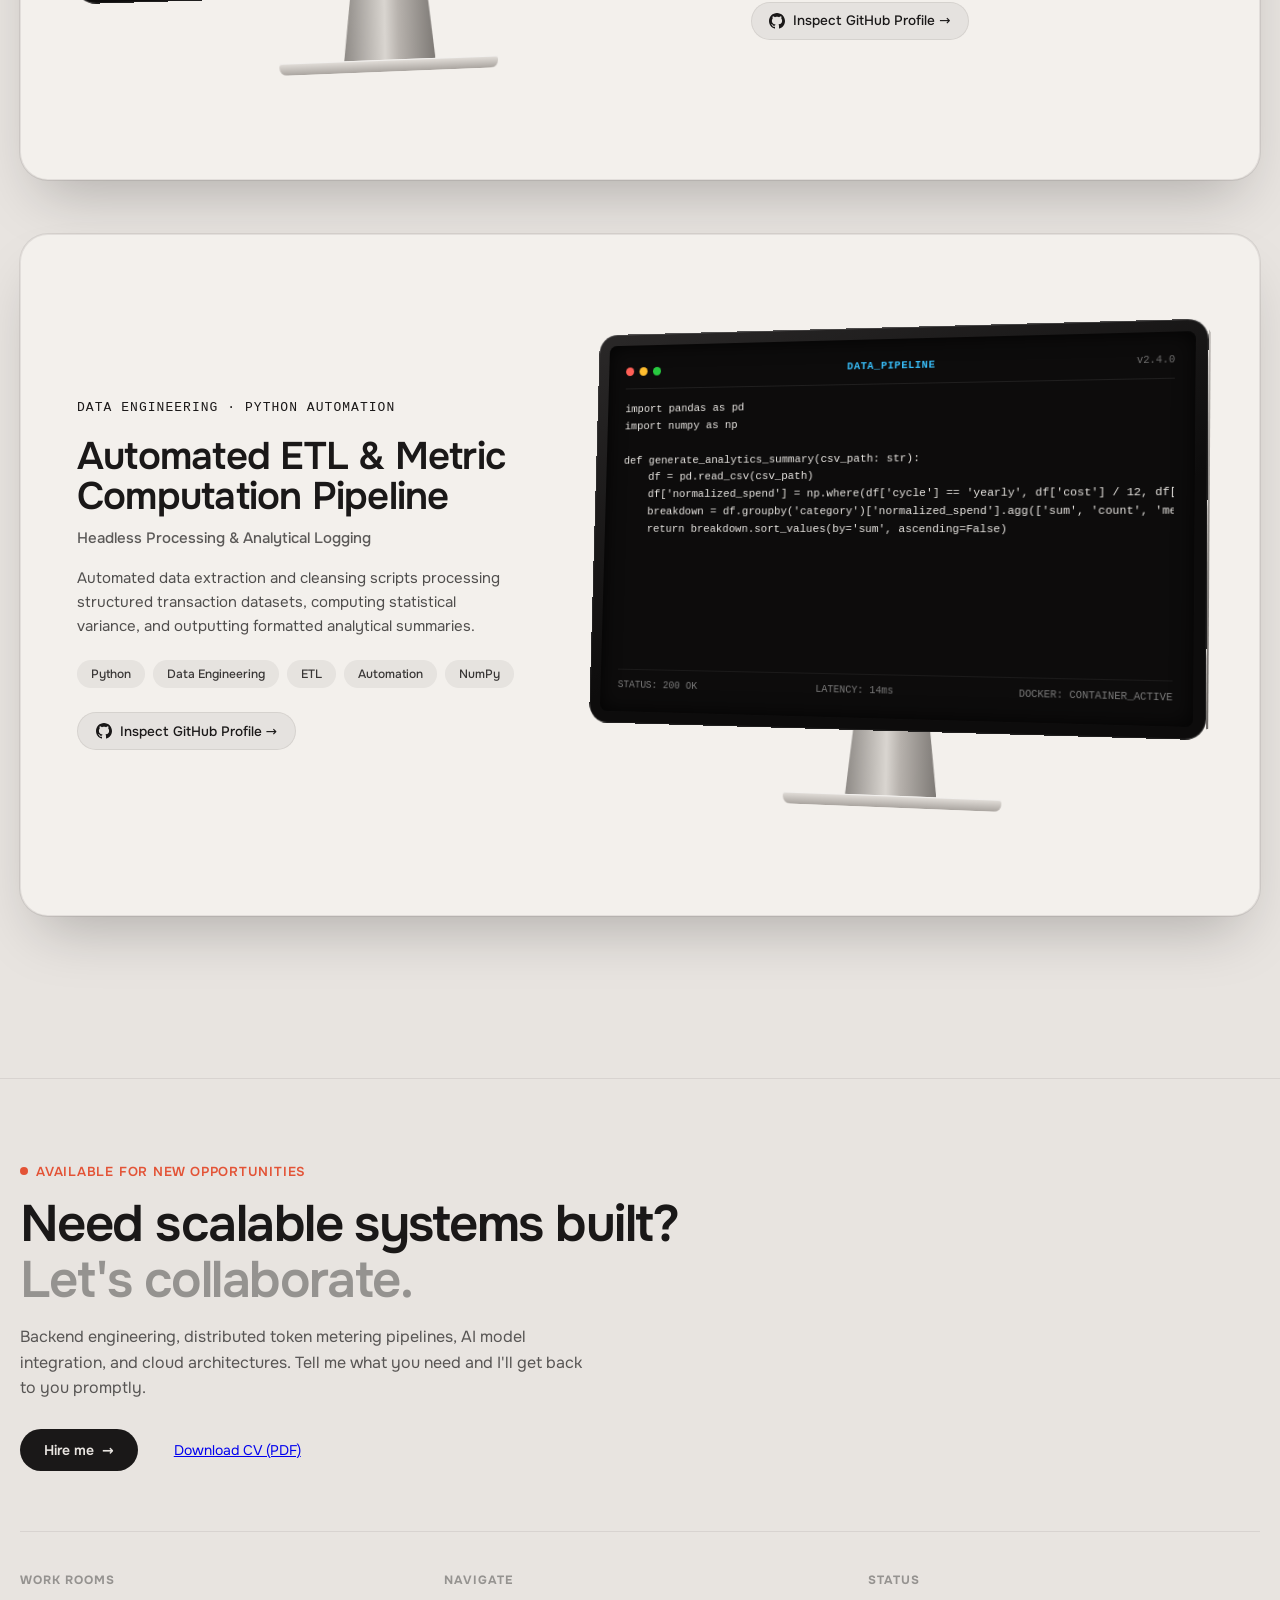
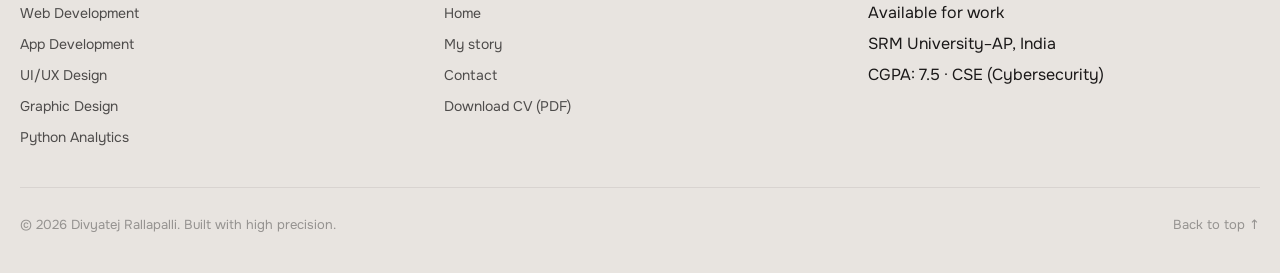
<file: photographer/index.html>
<!DOCTYPE html>
<html lang="en">
<head>
<meta charset="UTF-8" />
<meta name="viewport" content="width=device-width, initial-scale=1.0, viewport-fit=cover" />
<title>Python Core &amp; Analytics — Divyatej Rallapalli</title>
<link rel="preload" href="../fonts/onest-latin.woff2" as="font" type="font/woff2" crossorigin>
<style>@font-face{font-family:'Onest';font-style:normal;font-display:swap;font-weight:100 900;src:url(../fonts/onest-latin.woff2) format('woff2');unicode-range:U+0000-00FF,U+0131,U+0152}
*,::before,::after{box-sizing:border-box;margin:0;padding:0}
:root{--bg:#E8E4E0;--fg:#1A1818;--fg-rgb:26,24,24;--card:#F3F0EC;--card-line:rgba(26,24,24,.08);--accent:#E35336;--nav-h:72px}
html{background-color:var(--bg);color:var(--fg);font-family:'Onest',system-ui,sans-serif;-webkit-font-smoothing:antialiased}
html[data-mode="dark"]{--bg:#1A1818;--fg:#E8E4E0;--fg-rgb:232,228,224;--card:#232020;--card-line:rgba(232,228,224,.1);--accent:#FF6B4A}
body{background:transparent;overflow-x:hidden}
.glow{position:fixed;top:0;left:50%;width:100vw;max-width:1400px;height:520px;transform:translateX(-50%);background:radial-gradient(ellipse 60% 40% at 50% 0%,rgba(var(--fg-rgb),.05),transparent 70%);pointer-events:none;z-index:0}
.shell{max-width:88rem;margin:0 auto;padding-inline:max(20px,env(safe-area-inset-left)) max(20px,env(safe-area-inset-right))}
.lead{padding:clamp(60px,10vh,110px) 0 clamp(36px,5vh,64px);position:relative;z-index:1}
.lead h1{font-size:clamp(40px,6vw,84px);font-weight:600;letter-spacing:-.03em;line-height:1;margin-bottom:24px}
.lead p{font-size:clamp(17px,1.4vw,22px);line-height:1.45;color:rgba(var(--fg-rgb),.7);max-width:48ch}
.stack{position:relative;z-index:1;padding-bottom:12vh}
.card{position:sticky;top:calc(var(--nav-h,72px) + 16px + var(--i) * 14px);margin-bottom:6vh;border-radius:28px;background:var(--card);
  box-shadow:0 30px 60px -20px rgba(0,0,0,.25),0 0 0 1px var(--card-line);
  border:1px solid var(--card-line);transform-origin:50% 0;will-change:transform;overflow:hidden}
.card__in{display:grid;gap:28px;padding:28px;min-height:min(calc(100vh - var(--nav-h,72px) - 120px),680px)}
@media (min-width:900px){
  .card__in{grid-template-columns:minmax(0,5fr) minmax(0,7fr);align-items:center;gap:40px;padding:48px 56px}
  .card.flip .card__in{grid-template-columns:minmax(0,7fr) minmax(0,5fr)}
  .card.flip .card__info{order:2}
}
.card__dim{position:absolute;inset:0;background:#000;opacity:0;pointer-events:none;border-radius:inherit;transition:opacity .25s ease}
.card__meta{display:flex;align-items:center;gap:12px;margin-bottom:22px;font-family:ui-monospace,'SF Mono',Consolas,monospace;font-size:13px;letter-spacing:.08em;text-transform:uppercase}
.card__meta .no{color:rgba(var(--fg-rgb),.4)}
.card__meta i{width:22px;height:1px;background:currentColor;opacity:.5}
.card h2{font-size:clamp(28px,3vw,42px);font-weight:600;letter-spacing:-.02em;line-height:1.06;margin-bottom:10px}
.card .sub{font-size:15px;font-weight:500;color:rgba(var(--fg-rgb),.7);margin-bottom:18px}
.card .desc{font-size:15px;line-height:1.6;color:rgba(var(--fg-rgb),.75);max-width:44ch;margin-bottom:22px}
.tags{display:flex;flex-wrap:wrap;gap:8px;list-style:none;margin-bottom:8px}
.tags li{font-size:12px;font-weight:500;padding:6px 14px;border-radius:999px;background:rgba(var(--fg-rgb),.06);color:rgba(var(--fg-rgb),.85)}

/* 3D Monitor Frame */
.stage{position:relative;perspective:1900px;perspective-origin:50% 40%;padding:10px 0 28px}
.mon{position:relative;transform-style:preserve-3d;transform:rotateY(-15deg) rotateX(4deg);transition:transform 1.2s cubic-bezier(.16,1,.3,1);margin-inline:auto;width:100%;max-width:680px}
.card.flip .mon{transform:rotateY(15deg) rotateX(4deg)}
.card:hover .mon{transform:rotateY(-8deg) rotateX(2deg)}
.card.flip:hover .mon{transform:rotateY(8deg) rotateX(2deg)}
.mon__body{position:relative;transform-style:preserve-3d;--mp:clamp(6px,1.2vw,12px);padding:var(--mp);border-radius:calc(var(--mp) + 8px);background:linear-gradient(160deg,#2a2828,#0d0c0c 60%);
  box-shadow:inset 0 0 0 1px rgba(255,255,255,.08),inset 0 1px 0 rgba(255,255,255,.12)}
.mon__body::before{content:"";position:absolute;top:10px;bottom:10px;right:0;width:22px;transform-origin:100% 50%;transform:rotateY(-90deg);
  background:linear-gradient(180deg,#bdb9b5,#8d8985 50%,#6f6b68);border-radius:0 6px 6px 0}
.card.flip .mon__body::before{right:auto;left:0;transform-origin:0 50%;transform:rotateY(90deg)}
.mon__screen{position:relative;aspect-ratio:16/10;border-radius:8px;overflow:hidden;background:#0d0c0c;transform:translateZ(.5px)}
.mon__neck{position:relative;width:15%;height:clamp(36px,6vw,68px);margin:-2px auto 0;transform:translateZ(-30px);
  background:linear-gradient(90deg,#8e8a86,#d9d5d0 45%,#b7b2ad 60%,#7e7a76);clip-path:polygon(8% 0,92% 0,100% 100%,0 100%)}
.mon__foot{width:36%;height:12px;margin:0 auto;border-radius:3px 3px 8px 8px;transform:translateZ(-30px);
  background:linear-gradient(180deg,#e5e1dc,#a9a49f);box-shadow:0 1px 0 rgba(255,255,255,.5) inset}

/* Critical Fix: Ensure card content and stage are ALWAYS visible, never invisible */
.card .card__info>*, .card .stage{opacity:1 !important; transform:none !important;}

/* Navigation Bar */
.rn{position:sticky;top:0;z-index:40;background:var(--bg);box-shadow:0 1px 0 rgba(var(--fg-rgb),.08);transition:background .35s ease,box-shadow .35s ease}
.rn.stuck{box-shadow:0 1px 0 rgba(var(--fg-rgb),.15)}
.rn__in{max-width:100%;margin:0 auto;display:flex;align-items:center;justify-content:space-between;gap:clamp(1rem,1.8vw,2.5rem);padding:1.1rem clamp(1.25rem,3.5vw,4.5rem);transition:padding .35s ease}
.rn nav ul{display:none;list-style:none;margin:0;padding:0;gap:clamp(0.65rem,1vw,1.25rem);align-items:center;white-space:nowrap}
.rn nav button{padding:0;border:0;background:none;color:var(--fg);font:inherit;font-size:clamp(0.84rem,0.9vw,0.95rem);font-weight:500;opacity:.8;cursor:pointer;transition:opacity .2s}
.rn nav button:hover,.rn nav button[aria-current]{opacity:1}
.rn nav button[aria-current]{text-decoration:underline;text-underline-offset:.35em;text-decoration-thickness:1px}
.rn__clock{display:flex;align-items:center;gap:.6rem;padding:.6rem .9rem;border-radius:999px;border:1px solid rgba(var(--fg-rgb),.12);font-size:.875rem;font-weight:500;white-space:nowrap;flex:0 0 auto}
.rn__clock span{color:rgba(var(--fg-rgb),.68)}
.rn__menu{display:inline-flex;align-items:center;justify-content:center;gap:.5rem;height:2.75rem;padding:0 1.05rem 0 .95rem;font:500 .9375rem/1 'Onest',ui-sans-serif,system-ui,sans-serif;border-radius:999px;border:1px solid rgba(var(--fg-rgb),.12);background:none;color:var(--fg);cursor:pointer}
.rn__menu svg{width:1.1rem;height:1.1rem}

/* Fullscreen Menu on mobile */
.rn__panel{position:fixed;inset:0;z-index:110;display:flex;flex-direction:column;
  padding:max(1rem,env(safe-area-inset-top)) max(1.25rem,env(safe-area-inset-right)) max(1.5rem,env(safe-area-inset-bottom)) max(1.25rem,env(safe-area-inset-left));
  background:var(--bg);color:var(--fg);visibility:hidden;opacity:0;
  transition:opacity .4s cubic-bezier(.4,0,.2,1),visibility 0s linear .4s}
.rn.open .rn__panel{visibility:visible;opacity:1;transition-delay:0s}
.rn__phead{display:flex;align-items:center;justify-content:space-between;min-height:2.75rem;margin-bottom:auto}
.rn__plbl{font:600 .75rem/1 'Onest',ui-sans-serif,system-ui,sans-serif;letter-spacing:.16em;text-transform:uppercase;color:rgba(var(--fg-rgb),.5)}
.rn__pclose{display:inline-flex;align-items:center;justify-content:center;width:2.75rem;height:2.75rem;border-radius:999px;
  border:1px solid rgba(var(--fg-rgb),.14);background:none;color:var(--fg);cursor:pointer}
.rn__pclose svg{width:1.15rem;height:1.15rem}
.rn__plist{display:flex;flex-direction:column;justify-content:center;gap:.25rem;padding-block:2rem}
.rn__plist button{display:block;width:100%;padding:.45rem 0;border:0;background:none;color:var(--fg);
  font:600 clamp(1.8rem,7vw,2.5rem)/1.1 'Onest',ui-sans-serif,system-ui,sans-serif;letter-spacing:-.03em;text-align:left;cursor:pointer}
.rn__plist button[aria-current]{color:var(--accent)}
.rn__pfoot{margin-top:auto;padding-top:1.25rem;border-top:1px solid rgba(var(--fg-rgb),.1);
  font:500 .8125rem/1.4 'Onest',ui-sans-serif,system-ui,sans-serif;color:rgba(var(--fg-rgb),.55)}
html.rn-lock{overflow:hidden}

@media (min-width:1200px){
  .rn nav ul{display:flex}
  .rn__menu,.rn__panel{display:none!important}
}
@media (max-width:1199.98px){
  .rn nav{display:none}
  .rn__clock{display:none}
  .rn__menu{order:99;margin-left:auto}
}
@media (min-width:1200px) and (max-width:1380px){
  .rn__clock .d{display:none}
}

/* Floating "Back to the doors" pill on bottom left */
.backd{position:fixed;left:max(1.5rem,env(safe-area-inset-left));bottom:max(1.5rem,calc(env(safe-area-inset-bottom) + 1rem));top:auto;z-index:60;
  display:inline-flex;align-items:center;gap:.5rem;height:3rem;padding:0 1.25rem 0 1rem;
  border-radius:999px;border:1px solid rgba(var(--fg-rgb),.15);
  background:var(--bd-float,rgba(26,24,24,.92));color:var(--bd-floatfg,#E8E4E0);
  -webkit-backdrop-filter:blur(10px);backdrop-filter:blur(10px);
  box-shadow:0 12px 30px -12px rgba(0,0,0,.45),0 0 0 1px rgba(255,255,255,.08);
  font:500 .9375rem/1 'Onest',ui-sans-serif,system-ui,sans-serif;text-decoration:none;cursor:pointer;white-space:nowrap;
  transition:background .25s ease,transform .25s ease}
.backd svg{width:1.05rem;height:1.05rem;transition:transform .3s ease}
.backd:hover{background:var(--bd-float-hover,#000);transform:translateY(-2px)}
.backd:hover svg{transform:translateX(-3px)}
html[data-mode="dark"] .backd{--bd-float:rgba(232,228,224,.92);--bd-floatfg:#1A1818;--bd-float-hover:#FFF}

/* Footer */
.sf{padding:80px 0 40px;background:var(--bg);border-top:1px solid var(--card-line);position:relative;z-index:1}
.sf__in{max-width:88rem;margin:0 auto;padding-inline:max(20px,env(safe-area-inset-left)) max(20px,env(safe-area-inset-right))}
.sf__eye{display:inline-flex;align-items:center;gap:8px;font-size:13px;font-weight:600;color:var(--accent);text-transform:uppercase;letter-spacing:0.06em;margin-bottom:16px}
.sf__eye i{display:inline-block;width:8px;height:8px;border-radius:50%;background:currentColor;animation:pDot 2s ease-in-out infinite}
@keyframes pDot{0%,100%{opacity:.3;transform:scale(.8)}50%{opacity:1;transform:scale(1.2)}}
.sf__h{font-size:clamp(32px,4vw,56px);font-weight:600;letter-spacing:-.03em;line-height:1.1;margin-bottom:16px}
.sf__h span{display:block;color:rgba(var(--fg-rgb),.4)}
.sf__p{font-size:16px;line-height:1.6;color:rgba(var(--fg-rgb),.7);max-width:52ch;margin-bottom:28px}
.sf__cta{display:flex;gap:12px;margin-bottom:60px;flex-wrap:wrap}
.sf__btn{display:inline-flex;align-items:center;gap:8px;padding:12px 24px;border-radius:999px;font-size:14px;font-weight:600;background:var(--fg);color:var(--bg);border:none;cursor:pointer;text-decoration:none}
.sf__cols{display:grid;grid-template-columns:repeat(auto-fit,minmax(180px,1fr));gap:32px;padding:40px 0;border-top:1px solid var(--card-line);border-bottom:1px solid var(--card-line)}
.sf__cols h3{font-size:12px;text-transform:uppercase;letter-spacing:0.08em;color:rgba(var(--fg-rgb),.4);margin-bottom:14px}
.sf__cols ul{list-style:none;display:flex;flex-direction:column;gap:10px}
.sf__cols a, .sf__cols button{color:rgba(var(--fg-rgb),.75);text-decoration:none;font-size:14px;background:none;border:none;cursor:pointer;padding:0;text-align:left;font-family:inherit}
.sf__cols a:hover, .sf__cols button:hover{color:var(--fg)}
.sf__bot{display:flex;justify-content:space-between;align-items:center;padding-top:28px;font-size:13px;color:rgba(var(--fg-rgb),.4);flex-wrap:wrap;gap:12px}
</style>
</head>
<body>
<div class="glow"></div>
<header class="rn" id="rn">
  <div class="rn__in">
    <nav aria-label="Primary">
      <ul>
        <li><button data-nav="home">Home</button></li>
        <li><button data-nav="door:0">Web Development</button></li><li><button data-nav="door:1">App Development</button></li><li><button data-nav="door:2">UI/UX Design</button></li><li><button data-nav="door:3">Graphic Design</button></li><li><button data-nav="door:4" aria-current="page">Python Analytics</button></li>
        <li><button data-nav="about">My story</button></li>
        <li><button data-nav="contact">Contact</button></li>
        <li><a href="../assets/resumedt.pdf" download="Divyatej_Rallapalli_CV.pdf" target="_blank" rel="noopener noreferrer" style="color:inherit;text-decoration:none"><button type="button">Resume ↓</button></a></li>
      </ul>
    </nav>
    <div class="rn__clock" aria-label="Local time"><span>Local time</span>&nbsp;<b data-ftime>—</b>&nbsp;<span class="d">•</span>&nbsp;<span class="d" data-fdate></span></div>
    <button class="rn__menu" id="rnMenu" aria-expanded="false" aria-controls="rnPanel"><svg aria-hidden="true" focusable="false" viewBox="0 0 24 24" fill="none" stroke="currentColor" stroke-width="2" stroke-linecap="round"><path d="M4 6h16M4 12h16M4 18h16"/></svg><span>Menu</span></button>
  </div>
  <div class="rn__panel" id="rnPanel" role="dialog" aria-modal="true" aria-label="Menu">
    <div class="rn__phead">
      <span class="rn__plbl">Menu</span>
      <button class="rn__pclose" id="rnClose" aria-label="Close menu"><svg aria-hidden="true" focusable="false" viewBox="0 0 24 24" fill="none" stroke="currentColor" stroke-width="2" stroke-linecap="round"><path d="M18 6 6 18M6 6l12 12"/></svg></button>
    </div>
    <div class="rn__plist">
      <button data-nav="home">Home</button>
      <button data-nav="door:0">Web Development</button><button data-nav="door:1">App Development</button><button data-nav="door:2">UI/UX Design</button><button data-nav="door:3">Graphic Design</button><button data-nav="door:4" aria-current="page">Python Analytics</button>
      <button data-nav="about">My story</button>
      <button data-nav="contact">Contact</button>
      <button data-nav="resume">Download CV (PDF)</button>
    </div>
    <p class="rn__pfoot">Divyatej Rallapalli — available for new work<br>SRM University–AP · India</p>
  </div>
</header>

<a href="../#works" class="backd show" data-nav="doors" aria-label="Back to the doors">
  <svg viewBox="0 0 24 24" fill="none" stroke="currentColor" stroke-width="2" stroke-linecap="round" stroke-linejoin="round" aria-hidden="true"><path d="M19 12H5M11 6l-6 6 6 6"/></svg>
  <span>Back to the doors</span>
</a>

<main class="shell">
  <section class="lead">
    <h1>Python Core &amp; Analytics</h1>
    <p>Algorithmic problem solving, data structures, performance optimization, and quantitative analytics.</p>
  </section>

  <section class="stack" id="stack" aria-label="Projects">
    
    <article class="card seen on" style="--i:0" aria-labelledby="p0">
      <div class="card__in">
        <div class="card__info">
          <p class="card__meta"><span>Python Core · OOP &amp; Data Structures</span></p>
          <h2 id="p0">FitLife Pulse — Gym Membership &amp; Progress Analytics</h2>
          <p class="sub">High-Performance Member Progression Engine</p>
          <p class="desc">Object-oriented Python management system modeling members, trainers, workout routines, and attendance. Implemented recursive calorie burn aggregation across custom fitness routines and Pandas/NumPy analytics generating retention breakdowns with high classification accuracy.</p>
          <ul class="tags"><li>Python</li><li>NumPy</li><li>Pandas</li><li>OOP</li><li>Data Structures</li><li>Analytics</li></ul>
          <div style="margin-top: 1.5rem; display: flex; gap: 0.75rem; flex-wrap: wrap;">
            <a href="https://github.com/rdivyatej-cloud/FitLifePulse" target="_blank" rel="noopener noreferrer" class="chip" style="display: inline-flex; align-items: center; gap: 0.5rem; text-decoration: none; font-weight: 500; font-size: 0.85rem; padding: 0.6rem 1.1rem; border-radius: 999px; background: rgba(var(--fg-rgb), 0.06); border: 1px solid var(--card-line); color: var(--fg); transition: background 0.2s, transform 0.2s;">
              <svg width="16" height="16" viewBox="0 0 24 24" fill="currentColor"><path d="M12 0c-6.626 0-12 5.373-12 12 0 5.302 3.438 9.8 8.207 11.387.599.111.793-.261.793-.577v-2.234c-3.338.726-4.033-1.416-4.033-1.416-.546-1.387-1.333-1.756-1.333-1.756-1.089-.745.083-.729.083-.729 1.205.084 1.839 1.237 1.839 1.237 1.07 1.834 2.807 1.304 3.492.997.107-.775.418-1.305.762-1.604-2.665-.305-5.467-1.334-5.467-5.931 0-1.311.469-2.381 1.236-3.221-.124-.303-.535-1.524.117-3.176 0 0 1.008-.322 3.301 1.23.957-.266 1.983-.399 3.003-.404 1.02.005 2.047.138 3.006.404 2.291-1.552 3.297-1.23 3.297-1.23.653 1.653.242 2.874.118 3.176.77.84 1.235 1.911 1.235 3.221 0 4.609-2.807 5.624-5.479 5.921.43.372.823 1.102.823 2.222v3.293c0 .319.192.694.801.576 4.765-1.589 8.199-6.086 8.199-11.386 0-6.627-5.373-12-12-12z"/></svg>
              <span>Inspect GitHub Repository →</span>
            </a>
          </div>
        </div>
        <div class="stage" aria-hidden="true">
          <div class="mon">
            <div class="mon__body">
              <div class="mon__screen" style="background: #0d0c0c; display: flex; flex-direction: column; padding: 1.2rem; font-family: ui-monospace, Menlo, Consolas, monospace; font-size: 0.74rem; color: #a19c96; line-height: 1.5; box-shadow: inset 0 0 20px rgba(0,0,0,0.8);">
                <div style="display: flex; align-items: center; justify-content: space-between; border-bottom: 1px solid rgba(255,255,255,0.08); padding-bottom: 0.6rem; margin-bottom: 0.75rem;">
                  <div style="display: flex; gap: 6px;">
                    <span style="display: inline-block; width: 9px; height: 9px; border-radius: 50%; background: #ff5f56;"></span>
                    <span style="display: inline-block; width: 9px; height: 9px; border-radius: 50%; background: #ffbd2e;"></span>
                    <span style="display: inline-block; width: 9px; height: 9px; border-radius: 50%; background: #27c93f;"></span>
                  </div>
                  <span style="color: #34d399; font-size: 0.68rem; font-weight: 600; letter-spacing: 0.05em;">PYTHON_ANALYTICS</span>
                  <span style="color: rgba(255,255,255,0.4); font-size: 0.65rem;">v2.4.0</span>
                </div>
                <div style="flex: 1; overflow-y: auto; overflow-x: auto;">
                  <pre style="margin: 0; color: #eae7e3; font-family: inherit; font-size: 0.72rem; line-height: 1.55;"><code>class WorkoutPlan:
    def __init__(self, name: str, exercises: list):
        self.name = name
        self.exercises = exercises  # List of (exercise_name, sets, reps, cal_per_rep)

    def calculate_total_calories(self, index=0) -&gt; float:
        # Recursive calorie burn aggregation
        if index &gt;= len(self.exercises):
            return 0.0
        _, sets, reps, cal = self.exercises[index]
        return (sets * reps * cal) + self.calculate_total_calories(index + 1)</code></pre>
                </div>
                <div style="display: flex; align-items: center; justify-content: space-between; border-top: 1px solid rgba(255,255,255,0.06); padding-top: 0.5rem; margin-top: 0.6rem; font-size: 0.65rem; color: rgba(255,255,255,0.45);">
                  <span>STATUS: 200 OK</span>
                  <span>LATENCY: 14ms</span>
                  <span>DOCKER: CONTAINER_ACTIVE</span>
                </div>
              </div>
            </div>
            <div class="mon__neck"></div>
            <div class="mon__foot"></div>
          </div>
        </div>
      </div>
      <div class="card__dim"></div>
    </article>

    <article class="card flip seen on" style="--i:1" aria-labelledby="p1">
      <div class="card__in">
        <div class="card__info">
          <p class="card__meta"><span>Algorithms &amp; Data Structures · LeetCode &amp; HackerRank</span></p>
          <h2 id="p1">100+ Competitive Programming Solutions</h2>
          <p class="sub">Optimal Time &amp; Space Complexity Algorithms</p>
          <p class="desc">Collection of 100+ solved algorithmic problems spanning graphs, dynamic programming, sliding window, binary search trees, and relational query optimization in C++ and Python.</p>
          <ul class="tags"><li>Algorithms</li><li>Data Structures</li><li>C++</li><li>Python</li><li>Competitive Programming</li></ul>
          <div style="margin-top: 1.5rem; display: flex; gap: 0.75rem; flex-wrap: wrap;">
            <a href="https://github.com/rdivyatej-cloud" target="_blank" rel="noopener noreferrer" class="chip" style="display: inline-flex; align-items: center; gap: 0.5rem; text-decoration: none; font-weight: 500; font-size: 0.85rem; padding: 0.6rem 1.1rem; border-radius: 999px; background: rgba(var(--fg-rgb), 0.06); border: 1px solid var(--card-line); color: var(--fg); transition: background 0.2s, transform 0.2s;">
              <svg width="16" height="16" viewBox="0 0 24 24" fill="currentColor"><path d="M12 0c-6.626 0-12 5.373-12 12 0 5.302 3.438 9.8 8.207 11.387.599.111.793-.261.793-.577v-2.234c-3.338.726-4.033-1.416-4.033-1.416-.546-1.387-1.333-1.756-1.333-1.756-1.089-.745.083-.729.083-.729 1.205.084 1.839 1.237 1.839 1.237 1.07 1.834 2.807 1.304 3.492.997.107-.775.418-1.305.762-1.604-2.665-.305-5.467-1.334-5.467-5.931 0-1.311.469-2.381 1.236-3.221-.124-.303-.535-1.524.117-3.176 0 0 1.008-.322 3.301 1.23.957-.266 1.983-.399 3.003-.404 1.02.005 2.047.138 3.006.404 2.291-1.552 3.297-1.23 3.297-1.23.653 1.653.242 2.874.118 3.176.77.84 1.235 1.911 1.235 3.221 0 4.609-2.807 5.624-5.479 5.921.43.372.823 1.102.823 2.222v3.293c0 .319.192.694.801.576 4.765-1.589 8.199-6.086 8.199-11.386 0-6.627-5.373-12-12-12z"/></svg>
              <span>Inspect GitHub Profile →</span>
            </a>
          </div>
        </div>
        <div class="stage" aria-hidden="true">
          <div class="mon">
            <div class="mon__body">
              <div class="mon__screen" style="background: #0d0c0c; display: flex; flex-direction: column; padding: 1.2rem; font-family: ui-monospace, Menlo, Consolas, monospace; font-size: 0.74rem; color: #a19c96; line-height: 1.5; box-shadow: inset 0 0 20px rgba(0,0,0,0.8);">
                <div style="display: flex; align-items: center; justify-content: space-between; border-bottom: 1px solid rgba(255,255,255,0.08); padding-bottom: 0.6rem; margin-bottom: 0.75rem;">
                  <div style="display: flex; gap: 6px;">
                    <span style="display: inline-block; width: 9px; height: 9px; border-radius: 50%; background: #ff5f56;"></span>
                    <span style="display: inline-block; width: 9px; height: 9px; border-radius: 50%; background: #ffbd2e;"></span>
                    <span style="display: inline-block; width: 9px; height: 9px; border-radius: 50%; background: #27c93f;"></span>
                  </div>
                  <span style="color: #f59e0b; font-size: 0.68rem; font-weight: 600; letter-spacing: 0.05em;">ALGORITHMS_CORE</span>
                  <span style="color: rgba(255,255,255,0.4); font-size: 0.65rem;">v2.4.0</span>
                </div>
                <div style="flex: 1; overflow-y: auto; overflow-x: auto;">
                  <pre style="margin: 0; color: #eae7e3; font-family: inherit; font-size: 0.72rem; line-height: 1.55;"><code>// Dynamic Programming: Optimal Substructure Memoization
int maxProfitWithCooldown(vector&lt;int&gt;&amp; prices) {
    int sold = 0, rest = 0, hold = INT_MIN;
    for (int p : prices) {
        int prev_sold = sold;
        sold = hold + p;
        hold = max(hold, rest - p);
        rest = max(rest, prev_sold);
    }
    return max(sold, rest);
}</code></pre>
                </div>
                <div style="display: flex; align-items: center; justify-content: space-between; border-top: 1px solid rgba(255,255,255,0.06); padding-top: 0.5rem; margin-top: 0.6rem; font-size: 0.65rem; color: rgba(255,255,255,0.45);">
                  <span>STATUS: 200 OK</span>
                  <span>LATENCY: 14ms</span>
                  <span>DOCKER: CONTAINER_ACTIVE</span>
                </div>
              </div>
            </div>
            <div class="mon__neck"></div>
            <div class="mon__foot"></div>
          </div>
        </div>
      </div>
      <div class="card__dim"></div>
    </article>

    <article class="card seen on" style="--i:2" aria-labelledby="p2">
      <div class="card__in">
        <div class="card__info">
          <p class="card__meta"><span>Data Engineering · Python Automation</span></p>
          <h2 id="p2">Automated ETL &amp; Metric Computation Pipeline</h2>
          <p class="sub">Headless Processing &amp; Analytical Logging</p>
          <p class="desc">Automated data extraction and cleansing scripts processing structured transaction datasets, computing statistical variance, and outputting formatted analytical summaries.</p>
          <ul class="tags"><li>Python</li><li>Data Engineering</li><li>ETL</li><li>Automation</li><li>NumPy</li></ul>
          <div style="margin-top: 1.5rem; display: flex; gap: 0.75rem; flex-wrap: wrap;">
            <a href="https://github.com/rdivyatej-cloud" target="_blank" rel="noopener noreferrer" class="chip" style="display: inline-flex; align-items: center; gap: 0.5rem; text-decoration: none; font-weight: 500; font-size: 0.85rem; padding: 0.6rem 1.1rem; border-radius: 999px; background: rgba(var(--fg-rgb), 0.06); border: 1px solid var(--card-line); color: var(--fg); transition: background 0.2s, transform 0.2s;">
              <svg width="16" height="16" viewBox="0 0 24 24" fill="currentColor"><path d="M12 0c-6.626 0-12 5.373-12 12 0 5.302 3.438 9.8 8.207 11.387.599.111.793-.261.793-.577v-2.234c-3.338.726-4.033-1.416-4.033-1.416-.546-1.387-1.333-1.756-1.333-1.756-1.089-.745.083-.729.083-.729 1.205.084 1.839 1.237 1.839 1.237 1.07 1.834 2.807 1.304 3.492.997.107-.775.418-1.305.762-1.604-2.665-.305-5.467-1.334-5.467-5.931 0-1.311.469-2.381 1.236-3.221-.124-.303-.535-1.524.117-3.176 0 0 1.008-.322 3.301 1.23.957-.266 1.983-.399 3.003-.404 1.02.005 2.047.138 3.006.404 2.291-1.552 3.297-1.23 3.297-1.23.653 1.653.242 2.874.118 3.176.77.84 1.235 1.911 1.235 3.221 0 4.609-2.807 5.624-5.479 5.921.43.372.823 1.102.823 2.222v3.293c0 .319.192.694.801.576 4.765-1.589 8.199-6.086 8.199-11.386 0-6.627-5.373-12-12-12z"/></svg>
              <span>Inspect GitHub Profile →</span>
            </a>
          </div>
        </div>
        <div class="stage" aria-hidden="true">
          <div class="mon">
            <div class="mon__body">
              <div class="mon__screen" style="background: #0d0c0c; display: flex; flex-direction: column; padding: 1.2rem; font-family: ui-monospace, Menlo, Consolas, monospace; font-size: 0.74rem; color: #a19c96; line-height: 1.5; box-shadow: inset 0 0 20px rgba(0,0,0,0.8);">
                <div style="display: flex; align-items: center; justify-content: space-between; border-bottom: 1px solid rgba(255,255,255,0.08); padding-bottom: 0.6rem; margin-bottom: 0.75rem;">
                  <div style="display: flex; gap: 6px;">
                    <span style="display: inline-block; width: 9px; height: 9px; border-radius: 50%; background: #ff5f56;"></span>
                    <span style="display: inline-block; width: 9px; height: 9px; border-radius: 50%; background: #ffbd2e;"></span>
                    <span style="display: inline-block; width: 9px; height: 9px; border-radius: 50%; background: #27c93f;"></span>
                  </div>
                  <span style="color: #38bdf8; font-size: 0.68rem; font-weight: 600; letter-spacing: 0.05em;">DATA_PIPELINE</span>
                  <span style="color: rgba(255,255,255,0.4); font-size: 0.65rem;">v2.4.0</span>
                </div>
                <div style="flex: 1; overflow-y: auto; overflow-x: auto;">
                  <pre style="margin: 0; color: #eae7e3; font-family: inherit; font-size: 0.72rem; line-height: 1.55;"><code>import pandas as pd
import numpy as np

def generate_analytics_summary(csv_path: str):
    df = pd.read_csv(csv_path)
    df['normalized_spend'] = np.where(df['cycle'] == 'yearly', df['cost'] / 12, df['cost'])
    breakdown = df.groupby('category')['normalized_spend'].agg(['sum', 'count', 'mean'])
    return breakdown.sort_values(by='sum', ascending=False)</code></pre>
                </div>
                <div style="display: flex; align-items: center; justify-content: space-between; border-top: 1px solid rgba(255,255,255,0.06); padding-top: 0.5rem; margin-top: 0.6rem; font-size: 0.65rem; color: rgba(255,255,255,0.45);">
                  <span>STATUS: 200 OK</span>
                  <span>LATENCY: 14ms</span>
                  <span>DOCKER: CONTAINER_ACTIVE</span>
                </div>
              </div>
            </div>
            <div class="mon__neck"></div>
            <div class="mon__foot"></div>
          </div>
        </div>
      </div>
      <div class="card__dim"></div>
    </article>
  </section>
</main>

<footer class="sf">
  <div class="sf__in">
    <p class="sf__eye"><i></i>Available for new opportunities</p>
    <h2 class="sf__h">Need scalable systems built?<span>Let's collaborate.</span></h2>
    <p class="sf__p">Backend engineering, distributed token metering pipelines, AI model integration, and cloud architectures. Tell me what you need and I'll get back to you promptly.</p>
    <div class="sf__cta">
      <a href="../#contact" class="sf__btn">Hire me <b>→</b></a>
      <a href="../assets/resumedt.pdf" download="Divyatej_Rallapalli_CV.pdf" class="chip" style="font-size: 14px; padding: 12px 24px;">Download CV (PDF)</a>
    </div>
    <div class="sf__cols">
      <div><h3>Work Rooms</h3><ul><li><a href="../web-developer/">Web Development</a></li><li><a href="../app-developer/">App Development</a></li><li><a href="../ui-ux-designer/">UI/UX Design</a></li><li><a href="../graphic-designer/">Graphic Design</a></li><li><a href="../photographer/">Python Analytics</a></li></ul></div>
      <div><h3>Navigate</h3><ul><li><a href="../">Home</a></li><li><a href="../#about">My story</a></li><li><a href="../#contact">Contact</a></li><li><a href="../assets/resumedt.pdf" download="Divyatej_Rallapalli_CV.pdf">Download CV (PDF)</a></li></ul></div>
      <div><h3>Status</h3><ul><li>Available for work</li><li>SRM University–AP, India</li><li>CGPA: 7.5 · CSE (Cybersecurity)</li></ul></div>
    </div>
    <div class="sf__bot"><span>© 2026 Divyatej Rallapalli. Built with high precision.</span><span><a href="../#home" style="color:inherit;text-decoration:none">Back to top ↑</a></span></div>
  </div>
</footer>

<script>
// Keep theme in sync with parent page or localStorage
try {
  const m = localStorage.getItem('tej-mode') || (window.matchMedia('(prefers-color-scheme: dark)').matches ? 'dark' : 'light');
  if (m === 'dark') document.documentElement.dataset.mode = 'dark';
} catch (e) {}

// Stacking cards animation & immediate visibility
const cards = [...document.querySelectorAll('.card')];
cards.forEach(c => c.classList.add('seen', 'on'));

function updateStack() {
  cards.forEach((c, i) => {
    const next = cards[i + 1];
    let p = 0;
    if (next) {
      const top = parseFloat(getComputedStyle(c).top);
      const h = c.offsetHeight;
      p = Math.min(1, Math.max(0, (top + h - next.getBoundingClientRect().top) / h));
    }
    c.style.transform = p ? `scale(${(1 - p * 0.05).toFixed(4)})` : '';
    const dim = c.querySelector('.card__dim');
    if (dim) dim.style.opacity = (p * 0.35).toFixed(3);
  });
}
window.addEventListener('scroll', updateStack, { passive: true });
updateStack();

// Navigation & Cinematic Door Switching
(() => {
  const root = document.documentElement;
  const EMBED = root.classList.contains('embed') || window.parent !== window;
  const HOME = '../#works'.replace(/#works$/, '');
  const SLUGS = ["web-developer", "app-developer", "ui-ux-designer", "graphic-designer", "photographer"];

  const go = to => {
    if (to === 'top'){ scrollTo({ top: 0, behavior: 'smooth' }); return; }
    if (to === 'resume'){
      const a = document.createElement('a');
      a.href = '../assets/resumedt.pdf';
      a.download = 'Divyatej_Rallapalli_CV.pdf';
      a.target = '_blank';
      a.click();
      return;
    }
    if (EMBED){
      if (to === 'doors') parent.postMessage({ wall: 'close' }, '*');
      else parent.postMessage({ wall: 'go', to }, '*');
      return;
    }
    if (to === 'home') location.href = HOME;
    else if (to === 'about') location.href = HOME + '#about';
    else if (to === 'contact') location.href = HOME + '#contact';
    else if (to === 'doors') location.href = HOME + '#works';
    else if (to.startsWith('door:')) location.href = HOME + '#' + SLUGS[+to.slice(5)];
  };

  document.addEventListener('click', e => {
    const b = e.target.closest('[data-nav]');
    if (!b) return;
    if (b.tagName === 'A' && (e.metaKey || e.ctrlKey || e.shiftKey || e.altKey || e.button)) return;
    e.preventDefault();
    const rn = document.getElementById('rn');
    const menu = document.getElementById('rnMenu');
    if (rn) rn.classList.remove('open');
    if (menu) menu.setAttribute('aria-expanded', 'false');
    const to = b.dataset.nav;
    if (b.hasAttribute('aria-current')){ scrollTo({ top: 0, behavior: 'smooth' }); return; }
    go(to);
  });

  // Mobile drawer menu
  const rn = document.getElementById('rn'), menu = document.getElementById('rnMenu');
  const panel = document.getElementById('rnPanel'), pclose = document.getElementById('rnClose');
  if (menu && rn && panel) {
    panel.querySelectorAll('.rn__plist button').forEach((b, i) => b.style.setProperty('--i', i));
    const setMenu = o => {
      rn.classList.toggle('open', o);
      menu.setAttribute('aria-expanded', o);
      root.classList.toggle('rn-lock', o);
      if (o) setTimeout(() => pclose?.focus(), 60); else menu.focus();
    };
    menu.addEventListener('click', () => setMenu(!rn.classList.contains('open')));
    pclose?.addEventListener('click', () => setMenu(false));
    panel.addEventListener('click', e => { if (e.target.closest('button[data-nav]')) setMenu(false); });
  }

  // Clock
  const updateClock = () => {
    const now = new Date();
    const timeStr = now.toLocaleTimeString([], { hour: '2-digit', minute: '2-digit' }).toLowerCase();
    const dateStr = now.toLocaleDateString([], { day: 'numeric', month: 'long', year: 'numeric' });
    document.querySelectorAll('[data-ftime]').forEach(el => el.textContent = timeStr);
    document.querySelectorAll('[data-fdate]').forEach(el => el.textContent = dateStr);
  };
  updateClock();
  setInterval(updateClock, 1000);

  // Sticky navbar shadow
  const updStuck = () => { if (rn) rn.classList.toggle('stuck', scrollY > 10); };
  window.addEventListener('scroll', updStuck, { passive: true });
  updStuck();

  // Parent postMessage receiver
  window.addEventListener('message', e => {
    if (e.data && e.data.wall === 'mode'){
      root.dataset.mode = e.data.mode;
    }
  });
})();
</script>
</body>
</html>
</file>
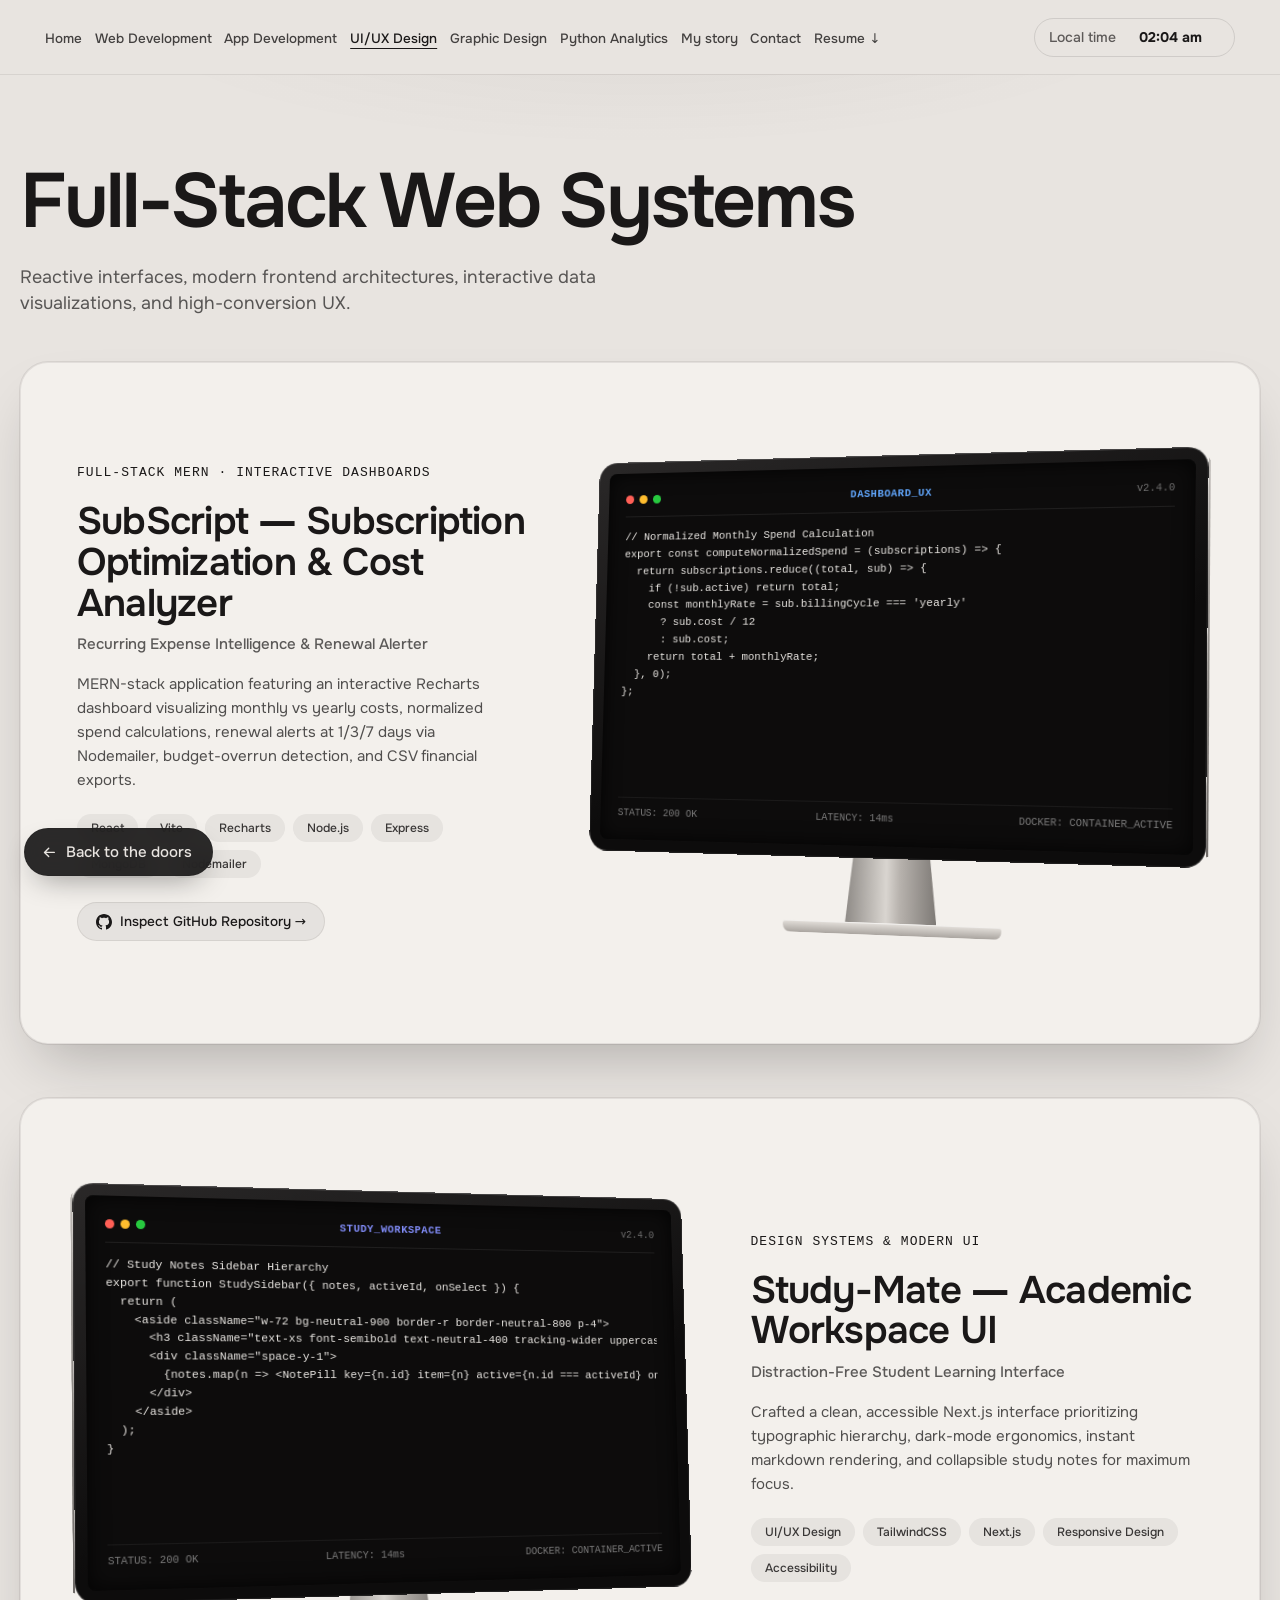
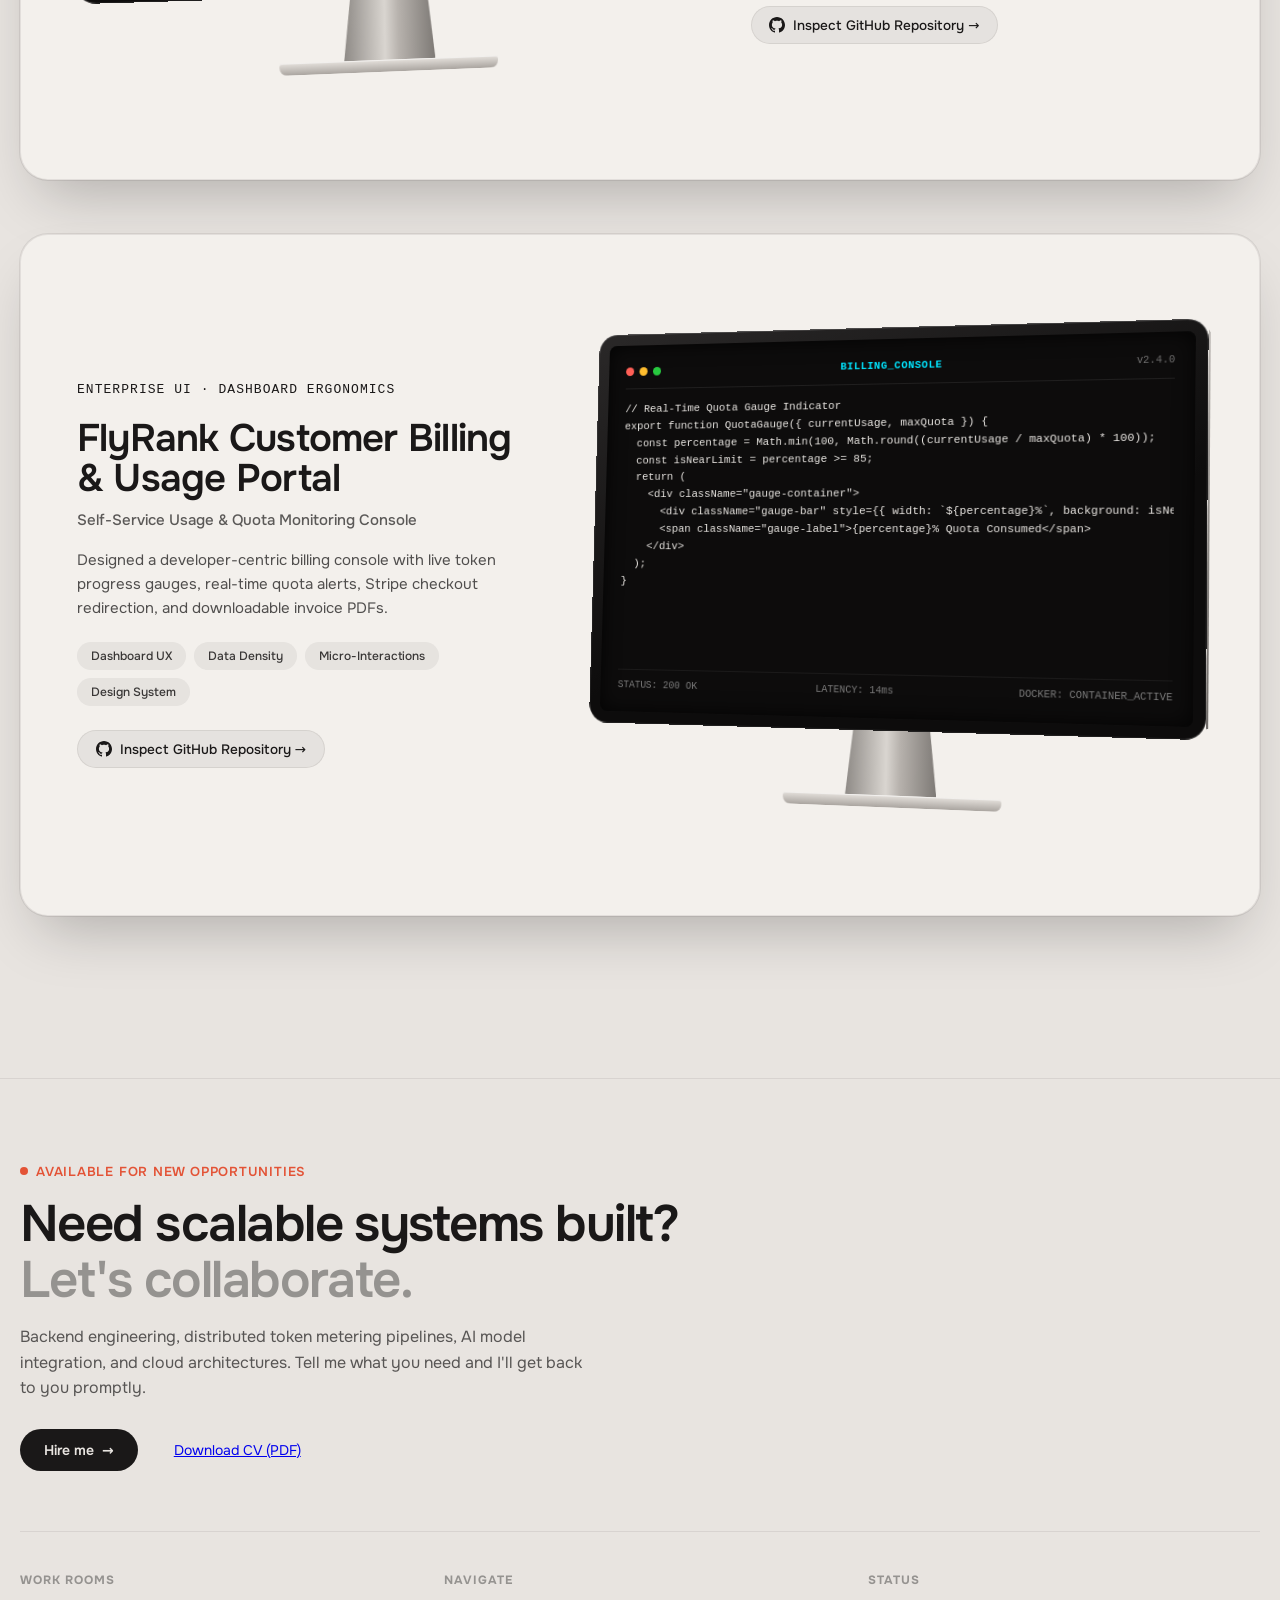
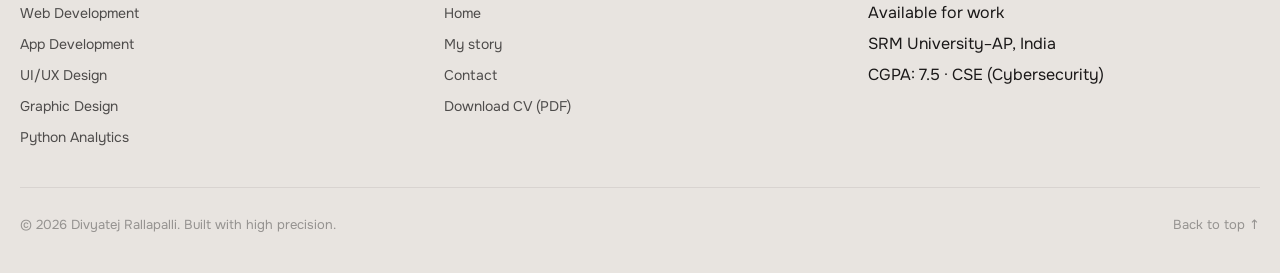
<file: ui-ux-designer/index.html>
<!DOCTYPE html>
<html lang="en">
<head>
<meta charset="UTF-8" />
<meta name="viewport" content="width=device-width, initial-scale=1.0, viewport-fit=cover" />
<title>Full-Stack Web Systems — Divyatej Rallapalli</title>
<link rel="preload" href="../fonts/onest-latin.woff2" as="font" type="font/woff2" crossorigin>
<style>@font-face{font-family:'Onest';font-style:normal;font-display:swap;font-weight:100 900;src:url(../fonts/onest-latin.woff2) format('woff2');unicode-range:U+0000-00FF,U+0131,U+0152}
*,::before,::after{box-sizing:border-box;margin:0;padding:0}
:root{--bg:#E8E4E0;--fg:#1A1818;--fg-rgb:26,24,24;--card:#F3F0EC;--card-line:rgba(26,24,24,.08);--accent:#E35336;--nav-h:72px}
html{background-color:var(--bg);color:var(--fg);font-family:'Onest',system-ui,sans-serif;-webkit-font-smoothing:antialiased}
html[data-mode="dark"]{--bg:#1A1818;--fg:#E8E4E0;--fg-rgb:232,228,224;--card:#232020;--card-line:rgba(232,228,224,.1);--accent:#FF6B4A}
body{background:transparent;overflow-x:hidden}
.glow{position:fixed;top:0;left:50%;width:100vw;max-width:1400px;height:520px;transform:translateX(-50%);background:radial-gradient(ellipse 60% 40% at 50% 0%,rgba(var(--fg-rgb),.05),transparent 70%);pointer-events:none;z-index:0}
.shell{max-width:88rem;margin:0 auto;padding-inline:max(20px,env(safe-area-inset-left)) max(20px,env(safe-area-inset-right))}
.lead{padding:clamp(60px,10vh,110px) 0 clamp(36px,5vh,64px);position:relative;z-index:1}
.lead h1{font-size:clamp(40px,6vw,84px);font-weight:600;letter-spacing:-.03em;line-height:1;margin-bottom:24px}
.lead p{font-size:clamp(17px,1.4vw,22px);line-height:1.45;color:rgba(var(--fg-rgb),.7);max-width:48ch}
.stack{position:relative;z-index:1;padding-bottom:12vh}
.card{position:sticky;top:calc(var(--nav-h,72px) + 16px + var(--i) * 14px);margin-bottom:6vh;border-radius:28px;background:var(--card);
  box-shadow:0 30px 60px -20px rgba(0,0,0,.25),0 0 0 1px var(--card-line);
  border:1px solid var(--card-line);transform-origin:50% 0;will-change:transform;overflow:hidden}
.card__in{display:grid;gap:28px;padding:28px;min-height:min(calc(100vh - var(--nav-h,72px) - 120px),680px)}
@media (min-width:900px){
  .card__in{grid-template-columns:minmax(0,5fr) minmax(0,7fr);align-items:center;gap:40px;padding:48px 56px}
  .card.flip .card__in{grid-template-columns:minmax(0,7fr) minmax(0,5fr)}
  .card.flip .card__info{order:2}
}
.card__dim{position:absolute;inset:0;background:#000;opacity:0;pointer-events:none;border-radius:inherit;transition:opacity .25s ease}
.card__meta{display:flex;align-items:center;gap:12px;margin-bottom:22px;font-family:ui-monospace,'SF Mono',Consolas,monospace;font-size:13px;letter-spacing:.08em;text-transform:uppercase}
.card__meta .no{color:rgba(var(--fg-rgb),.4)}
.card__meta i{width:22px;height:1px;background:currentColor;opacity:.5}
.card h2{font-size:clamp(28px,3vw,42px);font-weight:600;letter-spacing:-.02em;line-height:1.06;margin-bottom:10px}
.card .sub{font-size:15px;font-weight:500;color:rgba(var(--fg-rgb),.7);margin-bottom:18px}
.card .desc{font-size:15px;line-height:1.6;color:rgba(var(--fg-rgb),.75);max-width:44ch;margin-bottom:22px}
.tags{display:flex;flex-wrap:wrap;gap:8px;list-style:none;margin-bottom:8px}
.tags li{font-size:12px;font-weight:500;padding:6px 14px;border-radius:999px;background:rgba(var(--fg-rgb),.06);color:rgba(var(--fg-rgb),.85)}

/* 3D Monitor Frame */
.stage{position:relative;perspective:1900px;perspective-origin:50% 40%;padding:10px 0 28px}
.mon{position:relative;transform-style:preserve-3d;transform:rotateY(-15deg) rotateX(4deg);transition:transform 1.2s cubic-bezier(.16,1,.3,1);margin-inline:auto;width:100%;max-width:680px}
.card.flip .mon{transform:rotateY(15deg) rotateX(4deg)}
.card:hover .mon{transform:rotateY(-8deg) rotateX(2deg)}
.card.flip:hover .mon{transform:rotateY(8deg) rotateX(2deg)}
.mon__body{position:relative;transform-style:preserve-3d;--mp:clamp(6px,1.2vw,12px);padding:var(--mp);border-radius:calc(var(--mp) + 8px);background:linear-gradient(160deg,#2a2828,#0d0c0c 60%);
  box-shadow:inset 0 0 0 1px rgba(255,255,255,.08),inset 0 1px 0 rgba(255,255,255,.12)}
.mon__body::before{content:"";position:absolute;top:10px;bottom:10px;right:0;width:22px;transform-origin:100% 50%;transform:rotateY(-90deg);
  background:linear-gradient(180deg,#bdb9b5,#8d8985 50%,#6f6b68);border-radius:0 6px 6px 0}
.card.flip .mon__body::before{right:auto;left:0;transform-origin:0 50%;transform:rotateY(90deg)}
.mon__screen{position:relative;aspect-ratio:16/10;border-radius:8px;overflow:hidden;background:#0d0c0c;transform:translateZ(.5px)}
.mon__neck{position:relative;width:15%;height:clamp(36px,6vw,68px);margin:-2px auto 0;transform:translateZ(-30px);
  background:linear-gradient(90deg,#8e8a86,#d9d5d0 45%,#b7b2ad 60%,#7e7a76);clip-path:polygon(8% 0,92% 0,100% 100%,0 100%)}
.mon__foot{width:36%;height:12px;margin:0 auto;border-radius:3px 3px 8px 8px;transform:translateZ(-30px);
  background:linear-gradient(180deg,#e5e1dc,#a9a49f);box-shadow:0 1px 0 rgba(255,255,255,.5) inset}

/* Critical Fix: Ensure card content and stage are ALWAYS visible, never invisible */
.card .card__info>*, .card .stage{opacity:1 !important; transform:none !important;}

/* Navigation Bar */
.rn{position:sticky;top:0;z-index:40;background:var(--bg);box-shadow:0 1px 0 rgba(var(--fg-rgb),.08);transition:background .35s ease,box-shadow .35s ease}
.rn.stuck{box-shadow:0 1px 0 rgba(var(--fg-rgb),.15)}
.rn__in{max-width:100%;margin:0 auto;display:flex;align-items:center;justify-content:space-between;gap:clamp(1rem,1.8vw,2.5rem);padding:1.1rem clamp(1.25rem,3.5vw,4.5rem);transition:padding .35s ease}
.rn nav ul{display:none;list-style:none;margin:0;padding:0;gap:clamp(0.65rem,1vw,1.25rem);align-items:center;white-space:nowrap}
.rn nav button{padding:0;border:0;background:none;color:var(--fg);font:inherit;font-size:clamp(0.84rem,0.9vw,0.95rem);font-weight:500;opacity:.8;cursor:pointer;transition:opacity .2s}
.rn nav button:hover,.rn nav button[aria-current]{opacity:1}
.rn nav button[aria-current]{text-decoration:underline;text-underline-offset:.35em;text-decoration-thickness:1px}
.rn__clock{display:flex;align-items:center;gap:.6rem;padding:.6rem .9rem;border-radius:999px;border:1px solid rgba(var(--fg-rgb),.12);font-size:.875rem;font-weight:500;white-space:nowrap;flex:0 0 auto}
.rn__clock span{color:rgba(var(--fg-rgb),.68)}
.rn__menu{display:inline-flex;align-items:center;justify-content:center;gap:.5rem;height:2.75rem;padding:0 1.05rem 0 .95rem;font:500 .9375rem/1 'Onest',ui-sans-serif,system-ui,sans-serif;border-radius:999px;border:1px solid rgba(var(--fg-rgb),.12);background:none;color:var(--fg);cursor:pointer}
.rn__menu svg{width:1.1rem;height:1.1rem}

/* Fullscreen Menu on mobile */
.rn__panel{position:fixed;inset:0;z-index:110;display:flex;flex-direction:column;
  padding:max(1rem,env(safe-area-inset-top)) max(1.25rem,env(safe-area-inset-right)) max(1.5rem,env(safe-area-inset-bottom)) max(1.25rem,env(safe-area-inset-left));
  background:var(--bg);color:var(--fg);visibility:hidden;opacity:0;
  transition:opacity .4s cubic-bezier(.4,0,.2,1),visibility 0s linear .4s}
.rn.open .rn__panel{visibility:visible;opacity:1;transition-delay:0s}
.rn__phead{display:flex;align-items:center;justify-content:space-between;min-height:2.75rem;margin-bottom:auto}
.rn__plbl{font:600 .75rem/1 'Onest',ui-sans-serif,system-ui,sans-serif;letter-spacing:.16em;text-transform:uppercase;color:rgba(var(--fg-rgb),.5)}
.rn__pclose{display:inline-flex;align-items:center;justify-content:center;width:2.75rem;height:2.75rem;border-radius:999px;
  border:1px solid rgba(var(--fg-rgb),.14);background:none;color:var(--fg);cursor:pointer}
.rn__pclose svg{width:1.15rem;height:1.15rem}
.rn__plist{display:flex;flex-direction:column;justify-content:center;gap:.25rem;padding-block:2rem}
.rn__plist button{display:block;width:100%;padding:.45rem 0;border:0;background:none;color:var(--fg);
  font:600 clamp(1.8rem,7vw,2.5rem)/1.1 'Onest',ui-sans-serif,system-ui,sans-serif;letter-spacing:-.03em;text-align:left;cursor:pointer}
.rn__plist button[aria-current]{color:var(--accent)}
.rn__pfoot{margin-top:auto;padding-top:1.25rem;border-top:1px solid rgba(var(--fg-rgb),.1);
  font:500 .8125rem/1.4 'Onest',ui-sans-serif,system-ui,sans-serif;color:rgba(var(--fg-rgb),.55)}
html.rn-lock{overflow:hidden}

@media (min-width:1200px){
  .rn nav ul{display:flex}
  .rn__menu,.rn__panel{display:none!important}
}
@media (max-width:1199.98px){
  .rn nav{display:none}
  .rn__clock{display:none}
  .rn__menu{order:99;margin-left:auto}
}
@media (min-width:1200px) and (max-width:1380px){
  .rn__clock .d{display:none}
}

/* Floating "Back to the doors" pill on bottom left */
.backd{position:fixed;left:max(1.5rem,env(safe-area-inset-left));bottom:max(1.5rem,calc(env(safe-area-inset-bottom) + 1rem));top:auto;z-index:60;
  display:inline-flex;align-items:center;gap:.5rem;height:3rem;padding:0 1.25rem 0 1rem;
  border-radius:999px;border:1px solid rgba(var(--fg-rgb),.15);
  background:var(--bd-float,rgba(26,24,24,.92));color:var(--bd-floatfg,#E8E4E0);
  -webkit-backdrop-filter:blur(10px);backdrop-filter:blur(10px);
  box-shadow:0 12px 30px -12px rgba(0,0,0,.45),0 0 0 1px rgba(255,255,255,.08);
  font:500 .9375rem/1 'Onest',ui-sans-serif,system-ui,sans-serif;text-decoration:none;cursor:pointer;white-space:nowrap;
  transition:background .25s ease,transform .25s ease}
.backd svg{width:1.05rem;height:1.05rem;transition:transform .3s ease}
.backd:hover{background:var(--bd-float-hover,#000);transform:translateY(-2px)}
.backd:hover svg{transform:translateX(-3px)}
html[data-mode="dark"] .backd{--bd-float:rgba(232,228,224,.92);--bd-floatfg:#1A1818;--bd-float-hover:#FFF}

/* Footer */
.sf{padding:80px 0 40px;background:var(--bg);border-top:1px solid var(--card-line);position:relative;z-index:1}
.sf__in{max-width:88rem;margin:0 auto;padding-inline:max(20px,env(safe-area-inset-left)) max(20px,env(safe-area-inset-right))}
.sf__eye{display:inline-flex;align-items:center;gap:8px;font-size:13px;font-weight:600;color:var(--accent);text-transform:uppercase;letter-spacing:0.06em;margin-bottom:16px}
.sf__eye i{display:inline-block;width:8px;height:8px;border-radius:50%;background:currentColor;animation:pDot 2s ease-in-out infinite}
@keyframes pDot{0%,100%{opacity:.3;transform:scale(.8)}50%{opacity:1;transform:scale(1.2)}}
.sf__h{font-size:clamp(32px,4vw,56px);font-weight:600;letter-spacing:-.03em;line-height:1.1;margin-bottom:16px}
.sf__h span{display:block;color:rgba(var(--fg-rgb),.4)}
.sf__p{font-size:16px;line-height:1.6;color:rgba(var(--fg-rgb),.7);max-width:52ch;margin-bottom:28px}
.sf__cta{display:flex;gap:12px;margin-bottom:60px;flex-wrap:wrap}
.sf__btn{display:inline-flex;align-items:center;gap:8px;padding:12px 24px;border-radius:999px;font-size:14px;font-weight:600;background:var(--fg);color:var(--bg);border:none;cursor:pointer;text-decoration:none}
.sf__cols{display:grid;grid-template-columns:repeat(auto-fit,minmax(180px,1fr));gap:32px;padding:40px 0;border-top:1px solid var(--card-line);border-bottom:1px solid var(--card-line)}
.sf__cols h3{font-size:12px;text-transform:uppercase;letter-spacing:0.08em;color:rgba(var(--fg-rgb),.4);margin-bottom:14px}
.sf__cols ul{list-style:none;display:flex;flex-direction:column;gap:10px}
.sf__cols a, .sf__cols button{color:rgba(var(--fg-rgb),.75);text-decoration:none;font-size:14px;background:none;border:none;cursor:pointer;padding:0;text-align:left;font-family:inherit}
.sf__cols a:hover, .sf__cols button:hover{color:var(--fg)}
.sf__bot{display:flex;justify-content:space-between;align-items:center;padding-top:28px;font-size:13px;color:rgba(var(--fg-rgb),.4);flex-wrap:wrap;gap:12px}
</style>
</head>
<body>
<div class="glow"></div>
<header class="rn" id="rn">
  <div class="rn__in">
    <nav aria-label="Primary">
      <ul>
        <li><button data-nav="home">Home</button></li>
        <li><button data-nav="door:0">Web Development</button></li><li><button data-nav="door:1">App Development</button></li><li><button data-nav="door:2" aria-current="page">UI/UX Design</button></li><li><button data-nav="door:3">Graphic Design</button></li><li><button data-nav="door:4">Python Analytics</button></li>
        <li><button data-nav="about">My story</button></li>
        <li><button data-nav="contact">Contact</button></li>
        <li><a href="../assets/resumedt.pdf" download="Divyatej_Rallapalli_CV.pdf" target="_blank" rel="noopener noreferrer" style="color:inherit;text-decoration:none"><button type="button">Resume ↓</button></a></li>
      </ul>
    </nav>
    <div class="rn__clock" aria-label="Local time"><span>Local time</span>&nbsp;<b data-ftime>—</b>&nbsp;<span class="d">•</span>&nbsp;<span class="d" data-fdate></span></div>
    <button class="rn__menu" id="rnMenu" aria-expanded="false" aria-controls="rnPanel"><svg aria-hidden="true" focusable="false" viewBox="0 0 24 24" fill="none" stroke="currentColor" stroke-width="2" stroke-linecap="round"><path d="M4 6h16M4 12h16M4 18h16"/></svg><span>Menu</span></button>
  </div>
  <div class="rn__panel" id="rnPanel" role="dialog" aria-modal="true" aria-label="Menu">
    <div class="rn__phead">
      <span class="rn__plbl">Menu</span>
      <button class="rn__pclose" id="rnClose" aria-label="Close menu"><svg aria-hidden="true" focusable="false" viewBox="0 0 24 24" fill="none" stroke="currentColor" stroke-width="2" stroke-linecap="round"><path d="M18 6 6 18M6 6l12 12"/></svg></button>
    </div>
    <div class="rn__plist">
      <button data-nav="home">Home</button>
      <button data-nav="door:0">Web Development</button><button data-nav="door:1">App Development</button><button data-nav="door:2" aria-current="page">UI/UX Design</button><button data-nav="door:3">Graphic Design</button><button data-nav="door:4">Python Analytics</button>
      <button data-nav="about">My story</button>
      <button data-nav="contact">Contact</button>
      <button data-nav="resume">Download CV (PDF)</button>
    </div>
    <p class="rn__pfoot">Divyatej Rallapalli — available for new work<br>SRM University–AP · India</p>
  </div>
</header>

<a href="../#works" class="backd show" data-nav="doors" aria-label="Back to the doors">
  <svg viewBox="0 0 24 24" fill="none" stroke="currentColor" stroke-width="2" stroke-linecap="round" stroke-linejoin="round" aria-hidden="true"><path d="M19 12H5M11 6l-6 6 6 6"/></svg>
  <span>Back to the doors</span>
</a>

<main class="shell">
  <section class="lead">
    <h1>Full-Stack Web Systems</h1>
    <p>Reactive interfaces, modern frontend architectures, interactive data visualizations, and high-conversion UX.</p>
  </section>

  <section class="stack" id="stack" aria-label="Projects">
    
    <article class="card seen on" style="--i:0" aria-labelledby="p0">
      <div class="card__in">
        <div class="card__info">
          <p class="card__meta"><span>Full-Stack MERN · Interactive Dashboards</span></p>
          <h2 id="p0">SubScript — Subscription Optimization &amp; Cost Analyzer</h2>
          <p class="sub">Recurring Expense Intelligence &amp; Renewal Alerter</p>
          <p class="desc">MERN-stack application featuring an interactive Recharts dashboard visualizing monthly vs yearly costs, normalized spend calculations, renewal alerts at 1/3/7 days via Nodemailer, budget-overrun detection, and CSV financial exports.</p>
          <ul class="tags"><li>React</li><li>Vite</li><li>Recharts</li><li>Node.js</li><li>Express</li><li>MongoDB</li><li>Nodemailer</li></ul>
          <div style="margin-top: 1.5rem; display: flex; gap: 0.75rem; flex-wrap: wrap;">
            <a href="https://github.com/rdivyatej-cloud/SubScript" target="_blank" rel="noopener noreferrer" class="chip" style="display: inline-flex; align-items: center; gap: 0.5rem; text-decoration: none; font-weight: 500; font-size: 0.85rem; padding: 0.6rem 1.1rem; border-radius: 999px; background: rgba(var(--fg-rgb), 0.06); border: 1px solid var(--card-line); color: var(--fg); transition: background 0.2s, transform 0.2s;">
              <svg width="16" height="16" viewBox="0 0 24 24" fill="currentColor"><path d="M12 0c-6.626 0-12 5.373-12 12 0 5.302 3.438 9.8 8.207 11.387.599.111.793-.261.793-.577v-2.234c-3.338.726-4.033-1.416-4.033-1.416-.546-1.387-1.333-1.756-1.333-1.756-1.089-.745.083-.729.083-.729 1.205.084 1.839 1.237 1.839 1.237 1.07 1.834 2.807 1.304 3.492.997.107-.775.418-1.305.762-1.604-2.665-.305-5.467-1.334-5.467-5.931 0-1.311.469-2.381 1.236-3.221-.124-.303-.535-1.524.117-3.176 0 0 1.008-.322 3.301 1.23.957-.266 1.983-.399 3.003-.404 1.02.005 2.047.138 3.006.404 2.291-1.552 3.297-1.23 3.297-1.23.653 1.653.242 2.874.118 3.176.77.84 1.235 1.911 1.235 3.221 0 4.609-2.807 5.624-5.479 5.921.43.372.823 1.102.823 2.222v3.293c0 .319.192.694.801.576 4.765-1.589 8.199-6.086 8.199-11.386 0-6.627-5.373-12-12-12z"/></svg>
              <span>Inspect GitHub Repository →</span>
            </a>
          </div>
        </div>
        <div class="stage" aria-hidden="true">
          <div class="mon">
            <div class="mon__body">
              <div class="mon__screen" style="background: #0d0c0c; display: flex; flex-direction: column; padding: 1.2rem; font-family: ui-monospace, Menlo, Consolas, monospace; font-size: 0.74rem; color: #a19c96; line-height: 1.5; box-shadow: inset 0 0 20px rgba(0,0,0,0.8);">
                <div style="display: flex; align-items: center; justify-content: space-between; border-bottom: 1px solid rgba(255,255,255,0.08); padding-bottom: 0.6rem; margin-bottom: 0.75rem;">
                  <div style="display: flex; gap: 6px;">
                    <span style="display: inline-block; width: 9px; height: 9px; border-radius: 50%; background: #ff5f56;"></span>
                    <span style="display: inline-block; width: 9px; height: 9px; border-radius: 50%; background: #ffbd2e;"></span>
                    <span style="display: inline-block; width: 9px; height: 9px; border-radius: 50%; background: #27c93f;"></span>
                  </div>
                  <span style="color: #60a5fa; font-size: 0.68rem; font-weight: 600; letter-spacing: 0.05em;">DASHBOARD_UX</span>
                  <span style="color: rgba(255,255,255,0.4); font-size: 0.65rem;">v2.4.0</span>
                </div>
                <div style="flex: 1; overflow-y: auto; overflow-x: auto;">
                  <pre style="margin: 0; color: #eae7e3; font-family: inherit; font-size: 0.72rem; line-height: 1.55;"><code>// Normalized Monthly Spend Calculation
export const computeNormalizedSpend = (subscriptions) =&gt; {
  return subscriptions.reduce((total, sub) =&gt; {
    if (!sub.active) return total;
    const monthlyRate = sub.billingCycle === 'yearly' 
      ? sub.cost / 12 
      : sub.cost;
    return total + monthlyRate;
  }, 0);
};</code></pre>
                </div>
                <div style="display: flex; align-items: center; justify-content: space-between; border-top: 1px solid rgba(255,255,255,0.06); padding-top: 0.5rem; margin-top: 0.6rem; font-size: 0.65rem; color: rgba(255,255,255,0.45);">
                  <span>STATUS: 200 OK</span>
                  <span>LATENCY: 14ms</span>
                  <span>DOCKER: CONTAINER_ACTIVE</span>
                </div>
              </div>
            </div>
            <div class="mon__neck"></div>
            <div class="mon__foot"></div>
          </div>
        </div>
      </div>
      <div class="card__dim"></div>
    </article>

    <article class="card flip seen on" style="--i:1" aria-labelledby="p1">
      <div class="card__in">
        <div class="card__info">
          <p class="card__meta"><span>Design Systems &amp; Modern UI</span></p>
          <h2 id="p1">Study-Mate — Academic Workspace UI</h2>
          <p class="sub">Distraction-Free Student Learning Interface</p>
          <p class="desc">Crafted a clean, accessible Next.js interface prioritizing typographic hierarchy, dark-mode ergonomics, instant markdown rendering, and collapsible study notes for maximum focus.</p>
          <ul class="tags"><li>UI/UX Design</li><li>TailwindCSS</li><li>Next.js</li><li>Responsive Design</li><li>Accessibility</li></ul>
          <div style="margin-top: 1.5rem; display: flex; gap: 0.75rem; flex-wrap: wrap;">
            <a href="https://github.com/rdivyatej-cloud/Study-Mate" target="_blank" rel="noopener noreferrer" class="chip" style="display: inline-flex; align-items: center; gap: 0.5rem; text-decoration: none; font-weight: 500; font-size: 0.85rem; padding: 0.6rem 1.1rem; border-radius: 999px; background: rgba(var(--fg-rgb), 0.06); border: 1px solid var(--card-line); color: var(--fg); transition: background 0.2s, transform 0.2s;">
              <svg width="16" height="16" viewBox="0 0 24 24" fill="currentColor"><path d="M12 0c-6.626 0-12 5.373-12 12 0 5.302 3.438 9.8 8.207 11.387.599.111.793-.261.793-.577v-2.234c-3.338.726-4.033-1.416-4.033-1.416-.546-1.387-1.333-1.756-1.333-1.756-1.089-.745.083-.729.083-.729 1.205.084 1.839 1.237 1.839 1.237 1.07 1.834 2.807 1.304 3.492.997.107-.775.418-1.305.762-1.604-2.665-.305-5.467-1.334-5.467-5.931 0-1.311.469-2.381 1.236-3.221-.124-.303-.535-1.524.117-3.176 0 0 1.008-.322 3.301 1.23.957-.266 1.983-.399 3.003-.404 1.02.005 2.047.138 3.006.404 2.291-1.552 3.297-1.23 3.297-1.23.653 1.653.242 2.874.118 3.176.77.84 1.235 1.911 1.235 3.221 0 4.609-2.807 5.624-5.479 5.921.43.372.823 1.102.823 2.222v3.293c0 .319.192.694.801.576 4.765-1.589 8.199-6.086 8.199-11.386 0-6.627-5.373-12-12-12z"/></svg>
              <span>Inspect GitHub Repository →</span>
            </a>
          </div>
        </div>
        <div class="stage" aria-hidden="true">
          <div class="mon">
            <div class="mon__body">
              <div class="mon__screen" style="background: #0d0c0c; display: flex; flex-direction: column; padding: 1.2rem; font-family: ui-monospace, Menlo, Consolas, monospace; font-size: 0.74rem; color: #a19c96; line-height: 1.5; box-shadow: inset 0 0 20px rgba(0,0,0,0.8);">
                <div style="display: flex; align-items: center; justify-content: space-between; border-bottom: 1px solid rgba(255,255,255,0.08); padding-bottom: 0.6rem; margin-bottom: 0.75rem;">
                  <div style="display: flex; gap: 6px;">
                    <span style="display: inline-block; width: 9px; height: 9px; border-radius: 50%; background: #ff5f56;"></span>
                    <span style="display: inline-block; width: 9px; height: 9px; border-radius: 50%; background: #ffbd2e;"></span>
                    <span style="display: inline-block; width: 9px; height: 9px; border-radius: 50%; background: #27c93f;"></span>
                  </div>
                  <span style="color: #818cf8; font-size: 0.68rem; font-weight: 600; letter-spacing: 0.05em;">STUDY_WORKSPACE</span>
                  <span style="color: rgba(255,255,255,0.4); font-size: 0.65rem;">v2.4.0</span>
                </div>
                <div style="flex: 1; overflow-y: auto; overflow-x: auto;">
                  <pre style="margin: 0; color: #eae7e3; font-family: inherit; font-size: 0.72rem; line-height: 1.55;"><code>// Study Notes Sidebar Hierarchy
export function StudySidebar({ notes, activeId, onSelect }) {
  return (
    &lt;aside className=&quot;w-72 bg-neutral-900 border-r border-neutral-800 p-4&quot;&gt;
      &lt;h3 className=&quot;text-xs font-semibold text-neutral-400 tracking-wider uppercase mb-3&quot;&gt;Course Materials&lt;/h3&gt;
      &lt;div className=&quot;space-y-1&quot;&gt;
        {notes.map(n =&gt; &lt;NotePill key={n.id} item={n} active={n.id === activeId} onSelect={onSelect} /&gt;)}
      &lt;/div&gt;
    &lt;/aside&gt;
  );
}</code></pre>
                </div>
                <div style="display: flex; align-items: center; justify-content: space-between; border-top: 1px solid rgba(255,255,255,0.06); padding-top: 0.5rem; margin-top: 0.6rem; font-size: 0.65rem; color: rgba(255,255,255,0.45);">
                  <span>STATUS: 200 OK</span>
                  <span>LATENCY: 14ms</span>
                  <span>DOCKER: CONTAINER_ACTIVE</span>
                </div>
              </div>
            </div>
            <div class="mon__neck"></div>
            <div class="mon__foot"></div>
          </div>
        </div>
      </div>
      <div class="card__dim"></div>
    </article>

    <article class="card seen on" style="--i:2" aria-labelledby="p2">
      <div class="card__in">
        <div class="card__info">
          <p class="card__meta"><span>Enterprise UI · Dashboard Ergonomics</span></p>
          <h2 id="p2">FlyRank Customer Billing &amp; Usage Portal</h2>
          <p class="sub">Self-Service Usage &amp; Quota Monitoring Console</p>
          <p class="desc">Designed a developer-centric billing console with live token progress gauges, real-time quota alerts, Stripe checkout redirection, and downloadable invoice PDFs.</p>
          <ul class="tags"><li>Dashboard UX</li><li>Data Density</li><li>Micro-Interactions</li><li>Design System</li></ul>
          <div style="margin-top: 1.5rem; display: flex; gap: 0.75rem; flex-wrap: wrap;">
            <a href="https://github.com/rdivyatej-cloud/flyrank-capstone-metering-billing" target="_blank" rel="noopener noreferrer" class="chip" style="display: inline-flex; align-items: center; gap: 0.5rem; text-decoration: none; font-weight: 500; font-size: 0.85rem; padding: 0.6rem 1.1rem; border-radius: 999px; background: rgba(var(--fg-rgb), 0.06); border: 1px solid var(--card-line); color: var(--fg); transition: background 0.2s, transform 0.2s;">
              <svg width="16" height="16" viewBox="0 0 24 24" fill="currentColor"><path d="M12 0c-6.626 0-12 5.373-12 12 0 5.302 3.438 9.8 8.207 11.387.599.111.793-.261.793-.577v-2.234c-3.338.726-4.033-1.416-4.033-1.416-.546-1.387-1.333-1.756-1.333-1.756-1.089-.745.083-.729.083-.729 1.205.084 1.839 1.237 1.839 1.237 1.07 1.834 2.807 1.304 3.492.997.107-.775.418-1.305.762-1.604-2.665-.305-5.467-1.334-5.467-5.931 0-1.311.469-2.381 1.236-3.221-.124-.303-.535-1.524.117-3.176 0 0 1.008-.322 3.301 1.23.957-.266 1.983-.399 3.003-.404 1.02.005 2.047.138 3.006.404 2.291-1.552 3.297-1.23 3.297-1.23.653 1.653.242 2.874.118 3.176.77.84 1.235 1.911 1.235 3.221 0 4.609-2.807 5.624-5.479 5.921.43.372.823 1.102.823 2.222v3.293c0 .319.192.694.801.576 4.765-1.589 8.199-6.086 8.199-11.386 0-6.627-5.373-12-12-12z"/></svg>
              <span>Inspect GitHub Repository →</span>
            </a>
          </div>
        </div>
        <div class="stage" aria-hidden="true">
          <div class="mon">
            <div class="mon__body">
              <div class="mon__screen" style="background: #0d0c0c; display: flex; flex-direction: column; padding: 1.2rem; font-family: ui-monospace, Menlo, Consolas, monospace; font-size: 0.74rem; color: #a19c96; line-height: 1.5; box-shadow: inset 0 0 20px rgba(0,0,0,0.8);">
                <div style="display: flex; align-items: center; justify-content: space-between; border-bottom: 1px solid rgba(255,255,255,0.08); padding-bottom: 0.6rem; margin-bottom: 0.75rem;">
                  <div style="display: flex; gap: 6px;">
                    <span style="display: inline-block; width: 9px; height: 9px; border-radius: 50%; background: #ff5f56;"></span>
                    <span style="display: inline-block; width: 9px; height: 9px; border-radius: 50%; background: #ffbd2e;"></span>
                    <span style="display: inline-block; width: 9px; height: 9px; border-radius: 50%; background: #27c93f;"></span>
                  </div>
                  <span style="color: #00e5ff; font-size: 0.68rem; font-weight: 600; letter-spacing: 0.05em;">BILLING_CONSOLE</span>
                  <span style="color: rgba(255,255,255,0.4); font-size: 0.65rem;">v2.4.0</span>
                </div>
                <div style="flex: 1; overflow-y: auto; overflow-x: auto;">
                  <pre style="margin: 0; color: #eae7e3; font-family: inherit; font-size: 0.72rem; line-height: 1.55;"><code>// Real-Time Quota Gauge Indicator
export function QuotaGauge({ currentUsage, maxQuota }) {
  const percentage = Math.min(100, Math.round((currentUsage / maxQuota) * 100));
  const isNearLimit = percentage &gt;= 85;
  return (
    &lt;div className=&quot;gauge-container&quot;&gt;
      &lt;div className=&quot;gauge-bar&quot; style={{ width: `${percentage}%`, background: isNearLimit ? '#ef4444' : '#00e5ff' }} /&gt;
      &lt;span className=&quot;gauge-label&quot;&gt;{percentage}% Quota Consumed&lt;/span&gt;
    &lt;/div&gt;
  );
}</code></pre>
                </div>
                <div style="display: flex; align-items: center; justify-content: space-between; border-top: 1px solid rgba(255,255,255,0.06); padding-top: 0.5rem; margin-top: 0.6rem; font-size: 0.65rem; color: rgba(255,255,255,0.45);">
                  <span>STATUS: 200 OK</span>
                  <span>LATENCY: 14ms</span>
                  <span>DOCKER: CONTAINER_ACTIVE</span>
                </div>
              </div>
            </div>
            <div class="mon__neck"></div>
            <div class="mon__foot"></div>
          </div>
        </div>
      </div>
      <div class="card__dim"></div>
    </article>
  </section>
</main>

<footer class="sf">
  <div class="sf__in">
    <p class="sf__eye"><i></i>Available for new opportunities</p>
    <h2 class="sf__h">Need scalable systems built?<span>Let's collaborate.</span></h2>
    <p class="sf__p">Backend engineering, distributed token metering pipelines, AI model integration, and cloud architectures. Tell me what you need and I'll get back to you promptly.</p>
    <div class="sf__cta">
      <a href="../#contact" class="sf__btn">Hire me <b>→</b></a>
      <a href="../assets/resumedt.pdf" download="Divyatej_Rallapalli_CV.pdf" class="chip" style="font-size: 14px; padding: 12px 24px;">Download CV (PDF)</a>
    </div>
    <div class="sf__cols">
      <div><h3>Work Rooms</h3><ul><li><a href="../web-developer/">Web Development</a></li><li><a href="../app-developer/">App Development</a></li><li><a href="../ui-ux-designer/">UI/UX Design</a></li><li><a href="../graphic-designer/">Graphic Design</a></li><li><a href="../photographer/">Python Analytics</a></li></ul></div>
      <div><h3>Navigate</h3><ul><li><a href="../">Home</a></li><li><a href="../#about">My story</a></li><li><a href="../#contact">Contact</a></li><li><a href="../assets/resumedt.pdf" download="Divyatej_Rallapalli_CV.pdf">Download CV (PDF)</a></li></ul></div>
      <div><h3>Status</h3><ul><li>Available for work</li><li>SRM University–AP, India</li><li>CGPA: 7.5 · CSE (Cybersecurity)</li></ul></div>
    </div>
    <div class="sf__bot"><span>© 2026 Divyatej Rallapalli. Built with high precision.</span><span><a href="../#home" style="color:inherit;text-decoration:none">Back to top ↑</a></span></div>
  </div>
</footer>

<script>
// Keep theme in sync with parent page or localStorage
try {
  const m = localStorage.getItem('tej-mode') || (window.matchMedia('(prefers-color-scheme: dark)').matches ? 'dark' : 'light');
  if (m === 'dark') document.documentElement.dataset.mode = 'dark';
} catch (e) {}

// Stacking cards animation & immediate visibility
const cards = [...document.querySelectorAll('.card')];
cards.forEach(c => c.classList.add('seen', 'on'));

function updateStack() {
  cards.forEach((c, i) => {
    const next = cards[i + 1];
    let p = 0;
    if (next) {
      const top = parseFloat(getComputedStyle(c).top);
      const h = c.offsetHeight;
      p = Math.min(1, Math.max(0, (top + h - next.getBoundingClientRect().top) / h));
    }
    c.style.transform = p ? `scale(${(1 - p * 0.05).toFixed(4)})` : '';
    const dim = c.querySelector('.card__dim');
    if (dim) dim.style.opacity = (p * 0.35).toFixed(3);
  });
}
window.addEventListener('scroll', updateStack, { passive: true });
updateStack();

// Navigation & Cinematic Door Switching
(() => {
  const root = document.documentElement;
  const EMBED = root.classList.contains('embed') || window.parent !== window;
  const HOME = '../#works'.replace(/#works$/, '');
  const SLUGS = ["web-developer", "app-developer", "ui-ux-designer", "graphic-designer", "photographer"];

  const go = to => {
    if (to === 'top'){ scrollTo({ top: 0, behavior: 'smooth' }); return; }
    if (to === 'resume'){
      const a = document.createElement('a');
      a.href = '../assets/resumedt.pdf';
      a.download = 'Divyatej_Rallapalli_CV.pdf';
      a.target = '_blank';
      a.click();
      return;
    }
    if (EMBED){
      if (to === 'doors') parent.postMessage({ wall: 'close' }, '*');
      else parent.postMessage({ wall: 'go', to }, '*');
      return;
    }
    if (to === 'home') location.href = HOME;
    else if (to === 'about') location.href = HOME + '#about';
    else if (to === 'contact') location.href = HOME + '#contact';
    else if (to === 'doors') location.href = HOME + '#works';
    else if (to.startsWith('door:')) location.href = HOME + '#' + SLUGS[+to.slice(5)];
  };

  document.addEventListener('click', e => {
    const b = e.target.closest('[data-nav]');
    if (!b) return;
    if (b.tagName === 'A' && (e.metaKey || e.ctrlKey || e.shiftKey || e.altKey || e.button)) return;
    e.preventDefault();
    const rn = document.getElementById('rn');
    const menu = document.getElementById('rnMenu');
    if (rn) rn.classList.remove('open');
    if (menu) menu.setAttribute('aria-expanded', 'false');
    const to = b.dataset.nav;
    if (b.hasAttribute('aria-current')){ scrollTo({ top: 0, behavior: 'smooth' }); return; }
    go(to);
  });

  // Mobile drawer menu
  const rn = document.getElementById('rn'), menu = document.getElementById('rnMenu');
  const panel = document.getElementById('rnPanel'), pclose = document.getElementById('rnClose');
  if (menu && rn && panel) {
    panel.querySelectorAll('.rn__plist button').forEach((b, i) => b.style.setProperty('--i', i));
    const setMenu = o => {
      rn.classList.toggle('open', o);
      menu.setAttribute('aria-expanded', o);
      root.classList.toggle('rn-lock', o);
      if (o) setTimeout(() => pclose?.focus(), 60); else menu.focus();
    };
    menu.addEventListener('click', () => setMenu(!rn.classList.contains('open')));
    pclose?.addEventListener('click', () => setMenu(false));
    panel.addEventListener('click', e => { if (e.target.closest('button[data-nav]')) setMenu(false); });
  }

  // Clock
  const updateClock = () => {
    const now = new Date();
    const timeStr = now.toLocaleTimeString([], { hour: '2-digit', minute: '2-digit' }).toLowerCase();
    const dateStr = now.toLocaleDateString([], { day: 'numeric', month: 'long', year: 'numeric' });
    document.querySelectorAll('[data-ftime]').forEach(el => el.textContent = timeStr);
    document.querySelectorAll('[data-fdate]').forEach(el => el.textContent = dateStr);
  };
  updateClock();
  setInterval(updateClock, 1000);

  // Sticky navbar shadow
  const updStuck = () => { if (rn) rn.classList.toggle('stuck', scrollY > 10); };
  window.addEventListener('scroll', updStuck, { passive: true });
  updStuck();

  // Parent postMessage receiver
  window.addEventListener('message', e => {
    if (e.data && e.data.wall === 'mode'){
      root.dataset.mode = e.data.mode;
    }
  });
})();
</script>
</body>
</html>
</file>
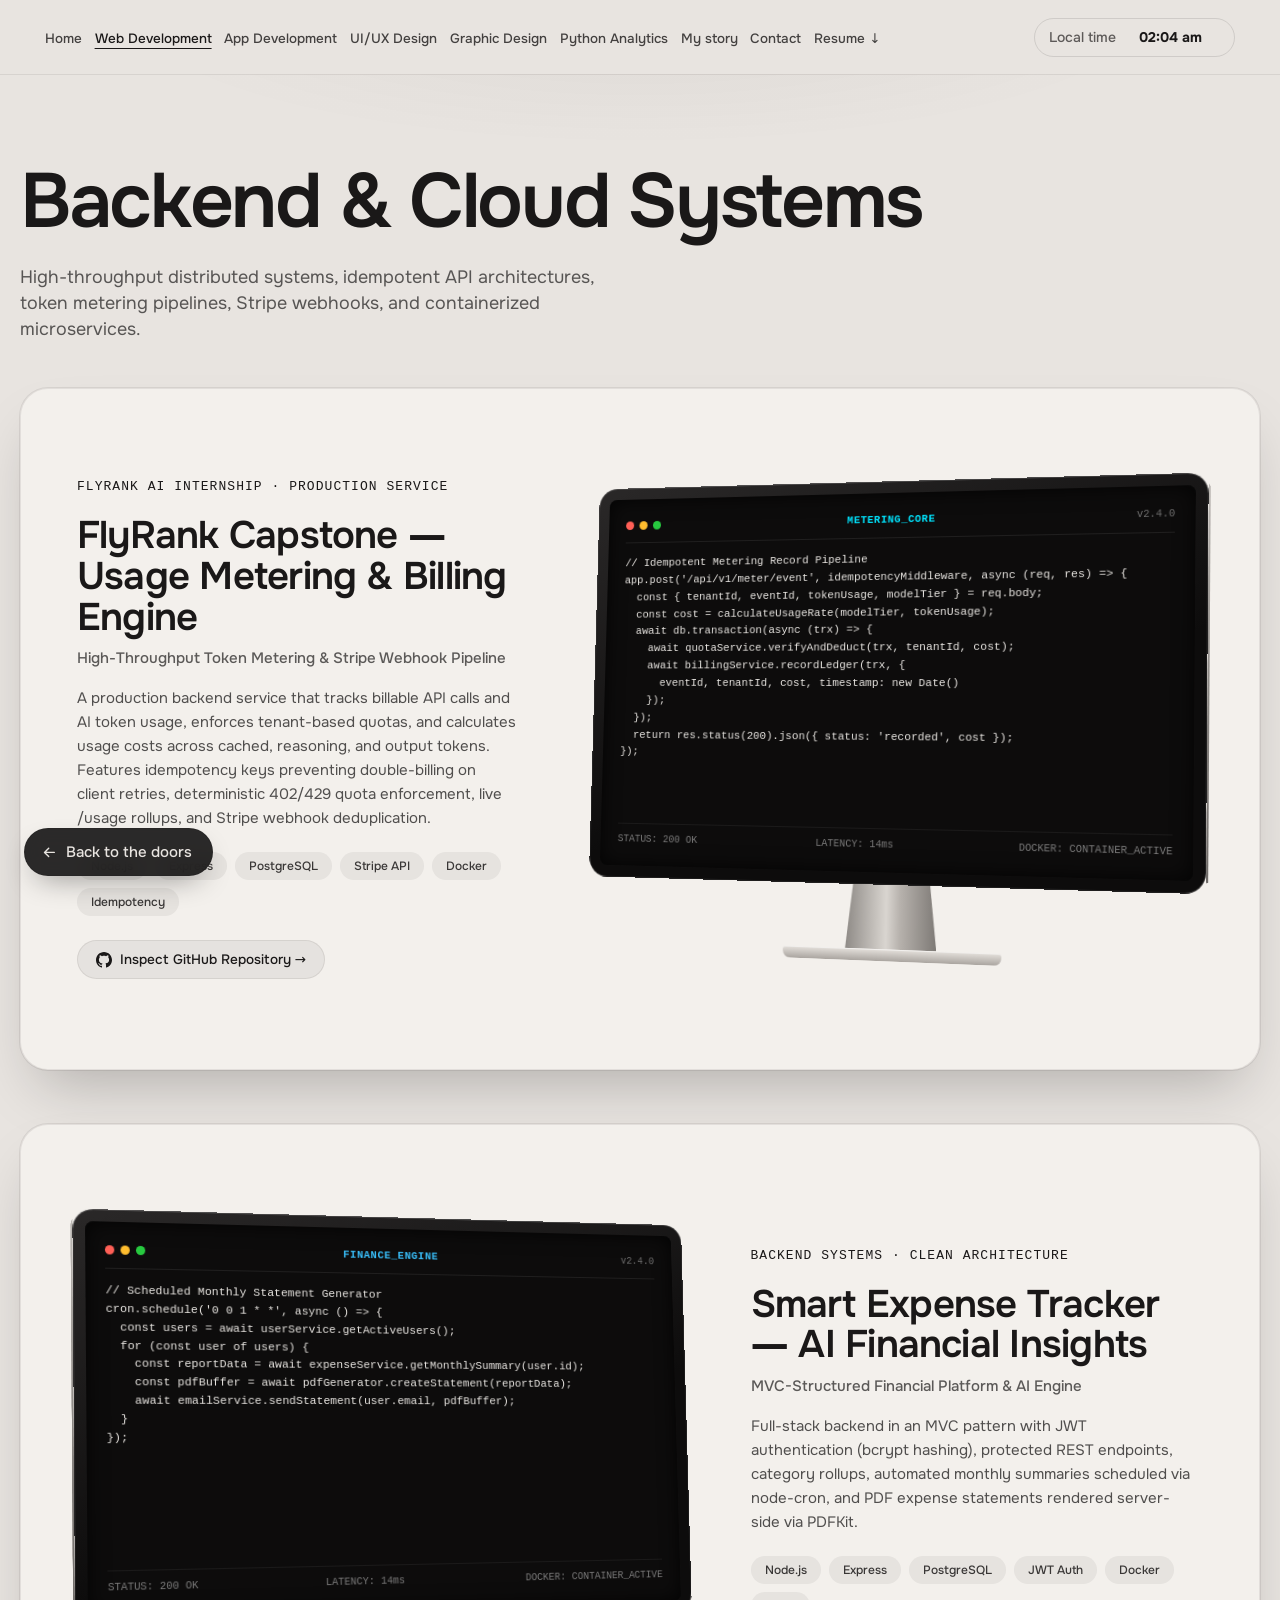
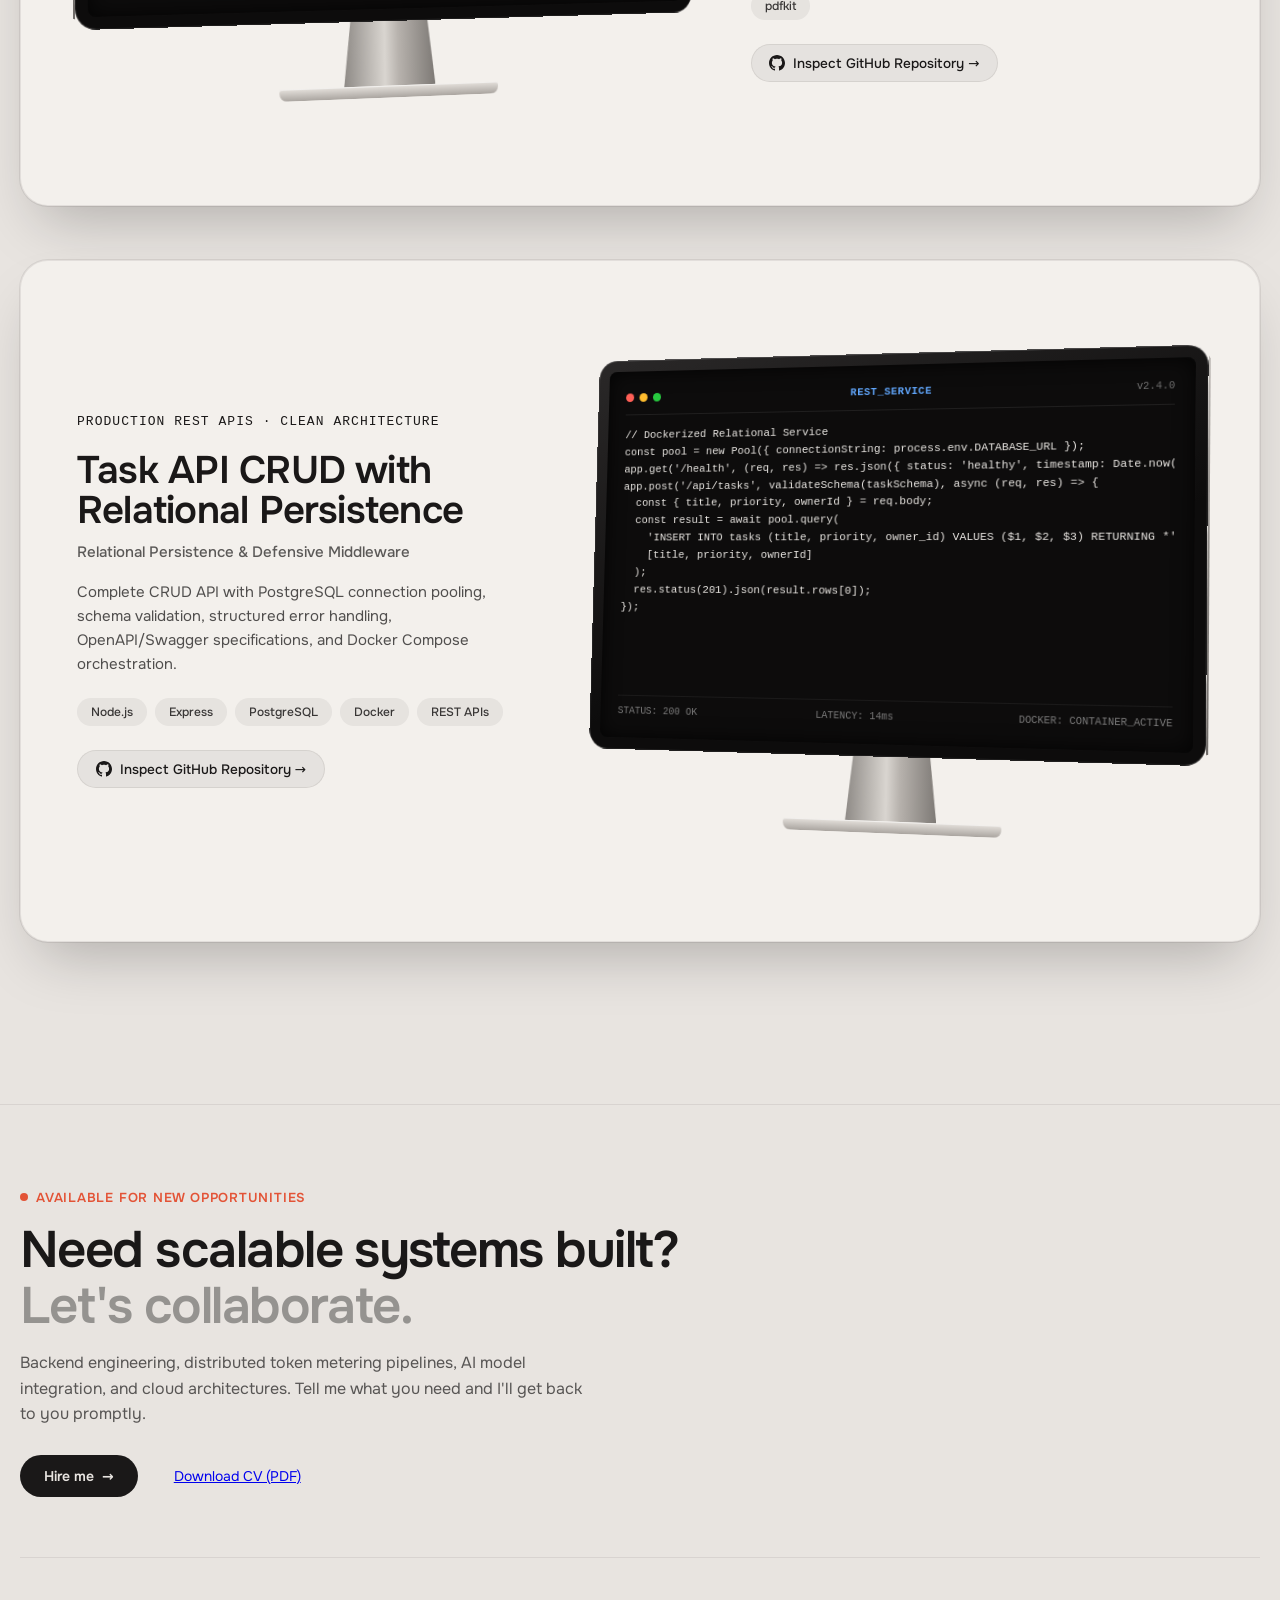
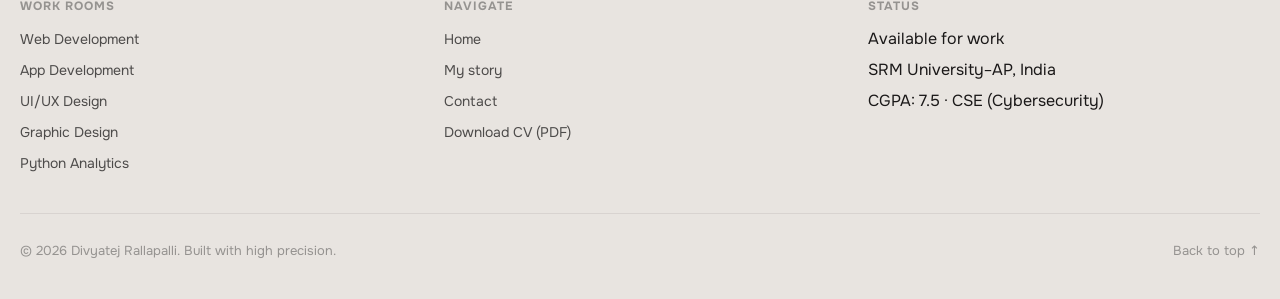
<file: web-developer/index.html>
<!DOCTYPE html>
<html lang="en">
<head>
<meta charset="UTF-8" />
<meta name="viewport" content="width=device-width, initial-scale=1.0, viewport-fit=cover" />
<title>Backend &amp; Cloud Systems — Divyatej Rallapalli</title>
<link rel="preload" href="../fonts/onest-latin.woff2" as="font" type="font/woff2" crossorigin>
<style>@font-face{font-family:'Onest';font-style:normal;font-display:swap;font-weight:100 900;src:url(../fonts/onest-latin.woff2) format('woff2');unicode-range:U+0000-00FF,U+0131,U+0152}
*,::before,::after{box-sizing:border-box;margin:0;padding:0}
:root{--bg:#E8E4E0;--fg:#1A1818;--fg-rgb:26,24,24;--card:#F3F0EC;--card-line:rgba(26,24,24,.08);--accent:#E35336;--nav-h:72px}
html{background-color:var(--bg);color:var(--fg);font-family:'Onest',system-ui,sans-serif;-webkit-font-smoothing:antialiased}
html[data-mode="dark"]{--bg:#1A1818;--fg:#E8E4E0;--fg-rgb:232,228,224;--card:#232020;--card-line:rgba(232,228,224,.1);--accent:#FF6B4A}
body{background:transparent;overflow-x:hidden}
.glow{position:fixed;top:0;left:50%;width:100vw;max-width:1400px;height:520px;transform:translateX(-50%);background:radial-gradient(ellipse 60% 40% at 50% 0%,rgba(var(--fg-rgb),.05),transparent 70%);pointer-events:none;z-index:0}
.shell{max-width:88rem;margin:0 auto;padding-inline:max(20px,env(safe-area-inset-left)) max(20px,env(safe-area-inset-right))}
.lead{padding:clamp(60px,10vh,110px) 0 clamp(36px,5vh,64px);position:relative;z-index:1}
.lead h1{font-size:clamp(40px,6vw,84px);font-weight:600;letter-spacing:-.03em;line-height:1;margin-bottom:24px}
.lead p{font-size:clamp(17px,1.4vw,22px);line-height:1.45;color:rgba(var(--fg-rgb),.7);max-width:48ch}
.stack{position:relative;z-index:1;padding-bottom:12vh}
.card{position:sticky;top:calc(var(--nav-h,72px) + 16px + var(--i) * 14px);margin-bottom:6vh;border-radius:28px;background:var(--card);
  box-shadow:0 30px 60px -20px rgba(0,0,0,.25),0 0 0 1px var(--card-line);
  border:1px solid var(--card-line);transform-origin:50% 0;will-change:transform;overflow:hidden}
.card__in{display:grid;gap:28px;padding:28px;min-height:min(calc(100vh - var(--nav-h,72px) - 120px),680px)}
@media (min-width:900px){
  .card__in{grid-template-columns:minmax(0,5fr) minmax(0,7fr);align-items:center;gap:40px;padding:48px 56px}
  .card.flip .card__in{grid-template-columns:minmax(0,7fr) minmax(0,5fr)}
  .card.flip .card__info{order:2}
}
.card__dim{position:absolute;inset:0;background:#000;opacity:0;pointer-events:none;border-radius:inherit;transition:opacity .25s ease}
.card__meta{display:flex;align-items:center;gap:12px;margin-bottom:22px;font-family:ui-monospace,'SF Mono',Consolas,monospace;font-size:13px;letter-spacing:.08em;text-transform:uppercase}
.card__meta .no{color:rgba(var(--fg-rgb),.4)}
.card__meta i{width:22px;height:1px;background:currentColor;opacity:.5}
.card h2{font-size:clamp(28px,3vw,42px);font-weight:600;letter-spacing:-.02em;line-height:1.06;margin-bottom:10px}
.card .sub{font-size:15px;font-weight:500;color:rgba(var(--fg-rgb),.7);margin-bottom:18px}
.card .desc{font-size:15px;line-height:1.6;color:rgba(var(--fg-rgb),.75);max-width:44ch;margin-bottom:22px}
.tags{display:flex;flex-wrap:wrap;gap:8px;list-style:none;margin-bottom:8px}
.tags li{font-size:12px;font-weight:500;padding:6px 14px;border-radius:999px;background:rgba(var(--fg-rgb),.06);color:rgba(var(--fg-rgb),.85)}

/* 3D Monitor Frame */
.stage{position:relative;perspective:1900px;perspective-origin:50% 40%;padding:10px 0 28px}
.mon{position:relative;transform-style:preserve-3d;transform:rotateY(-15deg) rotateX(4deg);transition:transform 1.2s cubic-bezier(.16,1,.3,1);margin-inline:auto;width:100%;max-width:680px}
.card.flip .mon{transform:rotateY(15deg) rotateX(4deg)}
.card:hover .mon{transform:rotateY(-8deg) rotateX(2deg)}
.card.flip:hover .mon{transform:rotateY(8deg) rotateX(2deg)}
.mon__body{position:relative;transform-style:preserve-3d;--mp:clamp(6px,1.2vw,12px);padding:var(--mp);border-radius:calc(var(--mp) + 8px);background:linear-gradient(160deg,#2a2828,#0d0c0c 60%);
  box-shadow:inset 0 0 0 1px rgba(255,255,255,.08),inset 0 1px 0 rgba(255,255,255,.12)}
.mon__body::before{content:"";position:absolute;top:10px;bottom:10px;right:0;width:22px;transform-origin:100% 50%;transform:rotateY(-90deg);
  background:linear-gradient(180deg,#bdb9b5,#8d8985 50%,#6f6b68);border-radius:0 6px 6px 0}
.card.flip .mon__body::before{right:auto;left:0;transform-origin:0 50%;transform:rotateY(90deg)}
.mon__screen{position:relative;aspect-ratio:16/10;border-radius:8px;overflow:hidden;background:#0d0c0c;transform:translateZ(.5px)}
.mon__neck{position:relative;width:15%;height:clamp(36px,6vw,68px);margin:-2px auto 0;transform:translateZ(-30px);
  background:linear-gradient(90deg,#8e8a86,#d9d5d0 45%,#b7b2ad 60%,#7e7a76);clip-path:polygon(8% 0,92% 0,100% 100%,0 100%)}
.mon__foot{width:36%;height:12px;margin:0 auto;border-radius:3px 3px 8px 8px;transform:translateZ(-30px);
  background:linear-gradient(180deg,#e5e1dc,#a9a49f);box-shadow:0 1px 0 rgba(255,255,255,.5) inset}

/* Critical Fix: Ensure card content and stage are ALWAYS visible, never invisible */
.card .card__info>*, .card .stage{opacity:1 !important; transform:none !important;}

/* Navigation Bar */
.rn{position:sticky;top:0;z-index:40;background:var(--bg);box-shadow:0 1px 0 rgba(var(--fg-rgb),.08);transition:background .35s ease,box-shadow .35s ease}
.rn.stuck{box-shadow:0 1px 0 rgba(var(--fg-rgb),.15)}
.rn__in{max-width:100%;margin:0 auto;display:flex;align-items:center;justify-content:space-between;gap:clamp(1rem,1.8vw,2.5rem);padding:1.1rem clamp(1.25rem,3.5vw,4.5rem);transition:padding .35s ease}
.rn nav ul{display:none;list-style:none;margin:0;padding:0;gap:clamp(0.65rem,1vw,1.25rem);align-items:center;white-space:nowrap}
.rn nav button{padding:0;border:0;background:none;color:var(--fg);font:inherit;font-size:clamp(0.84rem,0.9vw,0.95rem);font-weight:500;opacity:.8;cursor:pointer;transition:opacity .2s}
.rn nav button:hover,.rn nav button[aria-current]{opacity:1}
.rn nav button[aria-current]{text-decoration:underline;text-underline-offset:.35em;text-decoration-thickness:1px}
.rn__clock{display:flex;align-items:center;gap:.6rem;padding:.6rem .9rem;border-radius:999px;border:1px solid rgba(var(--fg-rgb),.12);font-size:.875rem;font-weight:500;white-space:nowrap;flex:0 0 auto}
.rn__clock span{color:rgba(var(--fg-rgb),.68)}
.rn__menu{display:inline-flex;align-items:center;justify-content:center;gap:.5rem;height:2.75rem;padding:0 1.05rem 0 .95rem;font:500 .9375rem/1 'Onest',ui-sans-serif,system-ui,sans-serif;border-radius:999px;border:1px solid rgba(var(--fg-rgb),.12);background:none;color:var(--fg);cursor:pointer}
.rn__menu svg{width:1.1rem;height:1.1rem}

/* Fullscreen Menu on mobile */
.rn__panel{position:fixed;inset:0;z-index:110;display:flex;flex-direction:column;
  padding:max(1rem,env(safe-area-inset-top)) max(1.25rem,env(safe-area-inset-right)) max(1.5rem,env(safe-area-inset-bottom)) max(1.25rem,env(safe-area-inset-left));
  background:var(--bg);color:var(--fg);visibility:hidden;opacity:0;
  transition:opacity .4s cubic-bezier(.4,0,.2,1),visibility 0s linear .4s}
.rn.open .rn__panel{visibility:visible;opacity:1;transition-delay:0s}
.rn__phead{display:flex;align-items:center;justify-content:space-between;min-height:2.75rem;margin-bottom:auto}
.rn__plbl{font:600 .75rem/1 'Onest',ui-sans-serif,system-ui,sans-serif;letter-spacing:.16em;text-transform:uppercase;color:rgba(var(--fg-rgb),.5)}
.rn__pclose{display:inline-flex;align-items:center;justify-content:center;width:2.75rem;height:2.75rem;border-radius:999px;
  border:1px solid rgba(var(--fg-rgb),.14);background:none;color:var(--fg);cursor:pointer}
.rn__pclose svg{width:1.15rem;height:1.15rem}
.rn__plist{display:flex;flex-direction:column;justify-content:center;gap:.25rem;padding-block:2rem}
.rn__plist button{display:block;width:100%;padding:.45rem 0;border:0;background:none;color:var(--fg);
  font:600 clamp(1.8rem,7vw,2.5rem)/1.1 'Onest',ui-sans-serif,system-ui,sans-serif;letter-spacing:-.03em;text-align:left;cursor:pointer}
.rn__plist button[aria-current]{color:var(--accent)}
.rn__pfoot{margin-top:auto;padding-top:1.25rem;border-top:1px solid rgba(var(--fg-rgb),.1);
  font:500 .8125rem/1.4 'Onest',ui-sans-serif,system-ui,sans-serif;color:rgba(var(--fg-rgb),.55)}
html.rn-lock{overflow:hidden}

@media (min-width:1200px){
  .rn nav ul{display:flex}
  .rn__menu,.rn__panel{display:none!important}
}
@media (max-width:1199.98px){
  .rn nav{display:none}
  .rn__clock{display:none}
  .rn__menu{order:99;margin-left:auto}
}
@media (min-width:1200px) and (max-width:1380px){
  .rn__clock .d{display:none}
}

/* Floating "Back to the doors" pill on bottom left */
.backd{position:fixed;left:max(1.5rem,env(safe-area-inset-left));bottom:max(1.5rem,calc(env(safe-area-inset-bottom) + 1rem));top:auto;z-index:60;
  display:inline-flex;align-items:center;gap:.5rem;height:3rem;padding:0 1.25rem 0 1rem;
  border-radius:999px;border:1px solid rgba(var(--fg-rgb),.15);
  background:var(--bd-float,rgba(26,24,24,.92));color:var(--bd-floatfg,#E8E4E0);
  -webkit-backdrop-filter:blur(10px);backdrop-filter:blur(10px);
  box-shadow:0 12px 30px -12px rgba(0,0,0,.45),0 0 0 1px rgba(255,255,255,.08);
  font:500 .9375rem/1 'Onest',ui-sans-serif,system-ui,sans-serif;text-decoration:none;cursor:pointer;white-space:nowrap;
  transition:background .25s ease,transform .25s ease}
.backd svg{width:1.05rem;height:1.05rem;transition:transform .3s ease}
.backd:hover{background:var(--bd-float-hover,#000);transform:translateY(-2px)}
.backd:hover svg{transform:translateX(-3px)}
html[data-mode="dark"] .backd{--bd-float:rgba(232,228,224,.92);--bd-floatfg:#1A1818;--bd-float-hover:#FFF}

/* Footer */
.sf{padding:80px 0 40px;background:var(--bg);border-top:1px solid var(--card-line);position:relative;z-index:1}
.sf__in{max-width:88rem;margin:0 auto;padding-inline:max(20px,env(safe-area-inset-left)) max(20px,env(safe-area-inset-right))}
.sf__eye{display:inline-flex;align-items:center;gap:8px;font-size:13px;font-weight:600;color:var(--accent);text-transform:uppercase;letter-spacing:0.06em;margin-bottom:16px}
.sf__eye i{display:inline-block;width:8px;height:8px;border-radius:50%;background:currentColor;animation:pDot 2s ease-in-out infinite}
@keyframes pDot{0%,100%{opacity:.3;transform:scale(.8)}50%{opacity:1;transform:scale(1.2)}}
.sf__h{font-size:clamp(32px,4vw,56px);font-weight:600;letter-spacing:-.03em;line-height:1.1;margin-bottom:16px}
.sf__h span{display:block;color:rgba(var(--fg-rgb),.4)}
.sf__p{font-size:16px;line-height:1.6;color:rgba(var(--fg-rgb),.7);max-width:52ch;margin-bottom:28px}
.sf__cta{display:flex;gap:12px;margin-bottom:60px;flex-wrap:wrap}
.sf__btn{display:inline-flex;align-items:center;gap:8px;padding:12px 24px;border-radius:999px;font-size:14px;font-weight:600;background:var(--fg);color:var(--bg);border:none;cursor:pointer;text-decoration:none}
.sf__cols{display:grid;grid-template-columns:repeat(auto-fit,minmax(180px,1fr));gap:32px;padding:40px 0;border-top:1px solid var(--card-line);border-bottom:1px solid var(--card-line)}
.sf__cols h3{font-size:12px;text-transform:uppercase;letter-spacing:0.08em;color:rgba(var(--fg-rgb),.4);margin-bottom:14px}
.sf__cols ul{list-style:none;display:flex;flex-direction:column;gap:10px}
.sf__cols a, .sf__cols button{color:rgba(var(--fg-rgb),.75);text-decoration:none;font-size:14px;background:none;border:none;cursor:pointer;padding:0;text-align:left;font-family:inherit}
.sf__cols a:hover, .sf__cols button:hover{color:var(--fg)}
.sf__bot{display:flex;justify-content:space-between;align-items:center;padding-top:28px;font-size:13px;color:rgba(var(--fg-rgb),.4);flex-wrap:wrap;gap:12px}
</style>
</head>
<body>
<div class="glow"></div>
<header class="rn" id="rn">
  <div class="rn__in">
    <nav aria-label="Primary">
      <ul>
        <li><button data-nav="home">Home</button></li>
        <li><button data-nav="door:0" aria-current="page">Web Development</button></li><li><button data-nav="door:1">App Development</button></li><li><button data-nav="door:2">UI/UX Design</button></li><li><button data-nav="door:3">Graphic Design</button></li><li><button data-nav="door:4">Python Analytics</button></li>
        <li><button data-nav="about">My story</button></li>
        <li><button data-nav="contact">Contact</button></li>
        <li><a href="../assets/resumedt.pdf" download="Divyatej_Rallapalli_CV.pdf" target="_blank" rel="noopener noreferrer" style="color:inherit;text-decoration:none"><button type="button">Resume ↓</button></a></li>
      </ul>
    </nav>
    <div class="rn__clock" aria-label="Local time"><span>Local time</span>&nbsp;<b data-ftime>—</b>&nbsp;<span class="d">•</span>&nbsp;<span class="d" data-fdate></span></div>
    <button class="rn__menu" id="rnMenu" aria-expanded="false" aria-controls="rnPanel"><svg aria-hidden="true" focusable="false" viewBox="0 0 24 24" fill="none" stroke="currentColor" stroke-width="2" stroke-linecap="round"><path d="M4 6h16M4 12h16M4 18h16"/></svg><span>Menu</span></button>
  </div>
  <div class="rn__panel" id="rnPanel" role="dialog" aria-modal="true" aria-label="Menu">
    <div class="rn__phead">
      <span class="rn__plbl">Menu</span>
      <button class="rn__pclose" id="rnClose" aria-label="Close menu"><svg aria-hidden="true" focusable="false" viewBox="0 0 24 24" fill="none" stroke="currentColor" stroke-width="2" stroke-linecap="round"><path d="M18 6 6 18M6 6l12 12"/></svg></button>
    </div>
    <div class="rn__plist">
      <button data-nav="home">Home</button>
      <button data-nav="door:0" aria-current="page">Web Development</button><button data-nav="door:1">App Development</button><button data-nav="door:2">UI/UX Design</button><button data-nav="door:3">Graphic Design</button><button data-nav="door:4">Python Analytics</button>
      <button data-nav="about">My story</button>
      <button data-nav="contact">Contact</button>
      <button data-nav="resume">Download CV (PDF)</button>
    </div>
    <p class="rn__pfoot">Divyatej Rallapalli — available for new work<br>SRM University–AP · India</p>
  </div>
</header>

<a href="../#works" class="backd show" data-nav="doors" aria-label="Back to the doors">
  <svg viewBox="0 0 24 24" fill="none" stroke="currentColor" stroke-width="2" stroke-linecap="round" stroke-linejoin="round" aria-hidden="true"><path d="M19 12H5M11 6l-6 6 6 6"/></svg>
  <span>Back to the doors</span>
</a>

<main class="shell">
  <section class="lead">
    <h1>Backend &amp; Cloud Systems</h1>
    <p>High-throughput distributed systems, idempotent API architectures, token metering pipelines, Stripe webhooks, and containerized microservices.</p>
  </section>

  <section class="stack" id="stack" aria-label="Projects">
    
    <article class="card seen on" style="--i:0" aria-labelledby="p0">
      <div class="card__in">
        <div class="card__info">
          <p class="card__meta"><span>FlyRank AI Internship · Production Service</span></p>
          <h2 id="p0">FlyRank Capstone — Usage Metering &amp; Billing Engine</h2>
          <p class="sub">High-Throughput Token Metering &amp; Stripe Webhook Pipeline</p>
          <p class="desc">A production backend service that tracks billable API calls and AI token usage, enforces tenant-based quotas, and calculates usage costs across cached, reasoning, and output tokens. Features idempotency keys preventing double-billing on client retries, deterministic 402/429 quota enforcement, live /usage rollups, and Stripe webhook deduplication.</p>
          <ul class="tags"><li>Node.js</li><li>Express</li><li>PostgreSQL</li><li>Stripe API</li><li>Docker</li><li>Idempotency</li></ul>
          <div style="margin-top: 1.5rem; display: flex; gap: 0.75rem; flex-wrap: wrap;">
            <a href="https://github.com/rdivyatej-cloud/flyrank-capstone-metering-billing" target="_blank" rel="noopener noreferrer" class="chip" style="display: inline-flex; align-items: center; gap: 0.5rem; text-decoration: none; font-weight: 500; font-size: 0.85rem; padding: 0.6rem 1.1rem; border-radius: 999px; background: rgba(var(--fg-rgb), 0.06); border: 1px solid var(--card-line); color: var(--fg); transition: background 0.2s, transform 0.2s;">
              <svg width="16" height="16" viewBox="0 0 24 24" fill="currentColor"><path d="M12 0c-6.626 0-12 5.373-12 12 0 5.302 3.438 9.8 8.207 11.387.599.111.793-.261.793-.577v-2.234c-3.338.726-4.033-1.416-4.033-1.416-.546-1.387-1.333-1.756-1.333-1.756-1.089-.745.083-.729.083-.729 1.205.084 1.839 1.237 1.839 1.237 1.07 1.834 2.807 1.304 3.492.997.107-.775.418-1.305.762-1.604-2.665-.305-5.467-1.334-5.467-5.931 0-1.311.469-2.381 1.236-3.221-.124-.303-.535-1.524.117-3.176 0 0 1.008-.322 3.301 1.23.957-.266 1.983-.399 3.003-.404 1.02.005 2.047.138 3.006.404 2.291-1.552 3.297-1.23 3.297-1.23.653 1.653.242 2.874.118 3.176.77.84 1.235 1.911 1.235 3.221 0 4.609-2.807 5.624-5.479 5.921.43.372.823 1.102.823 2.222v3.293c0 .319.192.694.801.576 4.765-1.589 8.199-6.086 8.199-11.386 0-6.627-5.373-12-12-12z"/></svg>
              <span>Inspect GitHub Repository →</span>
            </a>
          </div>
        </div>
        <div class="stage" aria-hidden="true">
          <div class="mon">
            <div class="mon__body">
              <div class="mon__screen" style="background: #0d0c0c; display: flex; flex-direction: column; padding: 1.2rem; font-family: ui-monospace, Menlo, Consolas, monospace; font-size: 0.74rem; color: #a19c96; line-height: 1.5; box-shadow: inset 0 0 20px rgba(0,0,0,0.8);">
                <div style="display: flex; align-items: center; justify-content: space-between; border-bottom: 1px solid rgba(255,255,255,0.08); padding-bottom: 0.6rem; margin-bottom: 0.75rem;">
                  <div style="display: flex; gap: 6px;">
                    <span style="display: inline-block; width: 9px; height: 9px; border-radius: 50%; background: #ff5f56;"></span>
                    <span style="display: inline-block; width: 9px; height: 9px; border-radius: 50%; background: #ffbd2e;"></span>
                    <span style="display: inline-block; width: 9px; height: 9px; border-radius: 50%; background: #27c93f;"></span>
                  </div>
                  <span style="color: #00e5ff; font-size: 0.68rem; font-weight: 600; letter-spacing: 0.05em;">METERING_CORE</span>
                  <span style="color: rgba(255,255,255,0.4); font-size: 0.65rem;">v2.4.0</span>
                </div>
                <div style="flex: 1; overflow-y: auto; overflow-x: auto;">
                  <pre style="margin: 0; color: #eae7e3; font-family: inherit; font-size: 0.72rem; line-height: 1.55;"><code>// Idempotent Metering Record Pipeline
app.post('/api/v1/meter/event', idempotencyMiddleware, async (req, res) =&gt; {
  const { tenantId, eventId, tokenUsage, modelTier } = req.body;
  const cost = calculateUsageRate(modelTier, tokenUsage);
  await db.transaction(async (trx) =&gt; {
    await quotaService.verifyAndDeduct(trx, tenantId, cost);
    await billingService.recordLedger(trx, {
      eventId, tenantId, cost, timestamp: new Date()
    });
  });
  return res.status(200).json({ status: 'recorded', cost });
});</code></pre>
                </div>
                <div style="display: flex; align-items: center; justify-content: space-between; border-top: 1px solid rgba(255,255,255,0.06); padding-top: 0.5rem; margin-top: 0.6rem; font-size: 0.65rem; color: rgba(255,255,255,0.45);">
                  <span>STATUS: 200 OK</span>
                  <span>LATENCY: 14ms</span>
                  <span>DOCKER: CONTAINER_ACTIVE</span>
                </div>
              </div>
            </div>
            <div class="mon__neck"></div>
            <div class="mon__foot"></div>
          </div>
        </div>
      </div>
      <div class="card__dim"></div>
    </article>

    <article class="card flip seen on" style="--i:1" aria-labelledby="p1">
      <div class="card__in">
        <div class="card__info">
          <p class="card__meta"><span>Backend Systems · Clean Architecture</span></p>
          <h2 id="p1">Smart Expense Tracker — AI Financial Insights</h2>
          <p class="sub">MVC-Structured Financial Platform &amp; AI Engine</p>
          <p class="desc">Full-stack backend in an MVC pattern with JWT authentication (bcrypt hashing), protected REST endpoints, category rollups, automated monthly summaries scheduled via node-cron, and PDF expense statements rendered server-side via PDFKit.</p>
          <ul class="tags"><li>Node.js</li><li>Express</li><li>PostgreSQL</li><li>JWT Auth</li><li>Docker</li><li>pdfkit</li></ul>
          <div style="margin-top: 1.5rem; display: flex; gap: 0.75rem; flex-wrap: wrap;">
            <a href="https://github.com/rdivyatej-cloud/10x-flyrank" target="_blank" rel="noopener noreferrer" class="chip" style="display: inline-flex; align-items: center; gap: 0.5rem; text-decoration: none; font-weight: 500; font-size: 0.85rem; padding: 0.6rem 1.1rem; border-radius: 999px; background: rgba(var(--fg-rgb), 0.06); border: 1px solid var(--card-line); color: var(--fg); transition: background 0.2s, transform 0.2s;">
              <svg width="16" height="16" viewBox="0 0 24 24" fill="currentColor"><path d="M12 0c-6.626 0-12 5.373-12 12 0 5.302 3.438 9.8 8.207 11.387.599.111.793-.261.793-.577v-2.234c-3.338.726-4.033-1.416-4.033-1.416-.546-1.387-1.333-1.756-1.333-1.756-1.089-.745.083-.729.083-.729 1.205.084 1.839 1.237 1.839 1.237 1.07 1.834 2.807 1.304 3.492.997.107-.775.418-1.305.762-1.604-2.665-.305-5.467-1.334-5.467-5.931 0-1.311.469-2.381 1.236-3.221-.124-.303-.535-1.524.117-3.176 0 0 1.008-.322 3.301 1.23.957-.266 1.983-.399 3.003-.404 1.02.005 2.047.138 3.006.404 2.291-1.552 3.297-1.23 3.297-1.23.653 1.653.242 2.874.118 3.176.77.84 1.235 1.911 1.235 3.221 0 4.609-2.807 5.624-5.479 5.921.43.372.823 1.102.823 2.222v3.293c0 .319.192.694.801.576 4.765-1.589 8.199-6.086 8.199-11.386 0-6.627-5.373-12-12-12z"/></svg>
              <span>Inspect GitHub Repository →</span>
            </a>
          </div>
        </div>
        <div class="stage" aria-hidden="true">
          <div class="mon">
            <div class="mon__body">
              <div class="mon__screen" style="background: #0d0c0c; display: flex; flex-direction: column; padding: 1.2rem; font-family: ui-monospace, Menlo, Consolas, monospace; font-size: 0.74rem; color: #a19c96; line-height: 1.5; box-shadow: inset 0 0 20px rgba(0,0,0,0.8);">
                <div style="display: flex; align-items: center; justify-content: space-between; border-bottom: 1px solid rgba(255,255,255,0.08); padding-bottom: 0.6rem; margin-bottom: 0.75rem;">
                  <div style="display: flex; gap: 6px;">
                    <span style="display: inline-block; width: 9px; height: 9px; border-radius: 50%; background: #ff5f56;"></span>
                    <span style="display: inline-block; width: 9px; height: 9px; border-radius: 50%; background: #ffbd2e;"></span>
                    <span style="display: inline-block; width: 9px; height: 9px; border-radius: 50%; background: #27c93f;"></span>
                  </div>
                  <span style="color: #38bdf8; font-size: 0.68rem; font-weight: 600; letter-spacing: 0.05em;">FINANCE_ENGINE</span>
                  <span style="color: rgba(255,255,255,0.4); font-size: 0.65rem;">v2.4.0</span>
                </div>
                <div style="flex: 1; overflow-y: auto; overflow-x: auto;">
                  <pre style="margin: 0; color: #eae7e3; font-family: inherit; font-size: 0.72rem; line-height: 1.55;"><code>// Scheduled Monthly Statement Generator
cron.schedule('0 0 1 * *', async () =&gt; {
  const users = await userService.getActiveUsers();
  for (const user of users) {
    const reportData = await expenseService.getMonthlySummary(user.id);
    const pdfBuffer = await pdfGenerator.createStatement(reportData);
    await emailService.sendStatement(user.email, pdfBuffer);
  }
});</code></pre>
                </div>
                <div style="display: flex; align-items: center; justify-content: space-between; border-top: 1px solid rgba(255,255,255,0.06); padding-top: 0.5rem; margin-top: 0.6rem; font-size: 0.65rem; color: rgba(255,255,255,0.45);">
                  <span>STATUS: 200 OK</span>
                  <span>LATENCY: 14ms</span>
                  <span>DOCKER: CONTAINER_ACTIVE</span>
                </div>
              </div>
            </div>
            <div class="mon__neck"></div>
            <div class="mon__foot"></div>
          </div>
        </div>
      </div>
      <div class="card__dim"></div>
    </article>

    <article class="card seen on" style="--i:2" aria-labelledby="p2">
      <div class="card__in">
        <div class="card__info">
          <p class="card__meta"><span>Production REST APIs · Clean Architecture</span></p>
          <h2 id="p2">Task API CRUD with Relational Persistence</h2>
          <p class="sub">Relational Persistence &amp; Defensive Middleware</p>
          <p class="desc">Complete CRUD API with PostgreSQL connection pooling, schema validation, structured error handling, OpenAPI/Swagger specifications, and Docker Compose orchestration.</p>
          <ul class="tags"><li>Node.js</li><li>Express</li><li>PostgreSQL</li><li>Docker</li><li>REST APIs</li></ul>
          <div style="margin-top: 1.5rem; display: flex; gap: 0.75rem; flex-wrap: wrap;">
            <a href="https://github.com/rdivyatej-cloud/task-api-crud" target="_blank" rel="noopener noreferrer" class="chip" style="display: inline-flex; align-items: center; gap: 0.5rem; text-decoration: none; font-weight: 500; font-size: 0.85rem; padding: 0.6rem 1.1rem; border-radius: 999px; background: rgba(var(--fg-rgb), 0.06); border: 1px solid var(--card-line); color: var(--fg); transition: background 0.2s, transform 0.2s;">
              <svg width="16" height="16" viewBox="0 0 24 24" fill="currentColor"><path d="M12 0c-6.626 0-12 5.373-12 12 0 5.302 3.438 9.8 8.207 11.387.599.111.793-.261.793-.577v-2.234c-3.338.726-4.033-1.416-4.033-1.416-.546-1.387-1.333-1.756-1.333-1.756-1.089-.745.083-.729.083-.729 1.205.084 1.839 1.237 1.839 1.237 1.07 1.834 2.807 1.304 3.492.997.107-.775.418-1.305.762-1.604-2.665-.305-5.467-1.334-5.467-5.931 0-1.311.469-2.381 1.236-3.221-.124-.303-.535-1.524.117-3.176 0 0 1.008-.322 3.301 1.23.957-.266 1.983-.399 3.003-.404 1.02.005 2.047.138 3.006.404 2.291-1.552 3.297-1.23 3.297-1.23.653 1.653.242 2.874.118 3.176.77.84 1.235 1.911 1.235 3.221 0 4.609-2.807 5.624-5.479 5.921.43.372.823 1.102.823 2.222v3.293c0 .319.192.694.801.576 4.765-1.589 8.199-6.086 8.199-11.386 0-6.627-5.373-12-12-12z"/></svg>
              <span>Inspect GitHub Repository →</span>
            </a>
          </div>
        </div>
        <div class="stage" aria-hidden="true">
          <div class="mon">
            <div class="mon__body">
              <div class="mon__screen" style="background: #0d0c0c; display: flex; flex-direction: column; padding: 1.2rem; font-family: ui-monospace, Menlo, Consolas, monospace; font-size: 0.74rem; color: #a19c96; line-height: 1.5; box-shadow: inset 0 0 20px rgba(0,0,0,0.8);">
                <div style="display: flex; align-items: center; justify-content: space-between; border-bottom: 1px solid rgba(255,255,255,0.08); padding-bottom: 0.6rem; margin-bottom: 0.75rem;">
                  <div style="display: flex; gap: 6px;">
                    <span style="display: inline-block; width: 9px; height: 9px; border-radius: 50%; background: #ff5f56;"></span>
                    <span style="display: inline-block; width: 9px; height: 9px; border-radius: 50%; background: #ffbd2e;"></span>
                    <span style="display: inline-block; width: 9px; height: 9px; border-radius: 50%; background: #27c93f;"></span>
                  </div>
                  <span style="color: #60a5fa; font-size: 0.68rem; font-weight: 600; letter-spacing: 0.05em;">REST_SERVICE</span>
                  <span style="color: rgba(255,255,255,0.4); font-size: 0.65rem;">v2.4.0</span>
                </div>
                <div style="flex: 1; overflow-y: auto; overflow-x: auto;">
                  <pre style="margin: 0; color: #eae7e3; font-family: inherit; font-size: 0.72rem; line-height: 1.55;"><code>// Dockerized Relational Service
const pool = new Pool({ connectionString: process.env.DATABASE_URL });
app.get('/health', (req, res) =&gt; res.json({ status: 'healthy', timestamp: Date.now() }));
app.post('/api/tasks', validateSchema(taskSchema), async (req, res) =&gt; {
  const { title, priority, ownerId } = req.body;
  const result = await pool.query(
    'INSERT INTO tasks (title, priority, owner_id) VALUES ($1, $2, $3) RETURNING *',
    [title, priority, ownerId]
  );
  res.status(201).json(result.rows[0]);
});</code></pre>
                </div>
                <div style="display: flex; align-items: center; justify-content: space-between; border-top: 1px solid rgba(255,255,255,0.06); padding-top: 0.5rem; margin-top: 0.6rem; font-size: 0.65rem; color: rgba(255,255,255,0.45);">
                  <span>STATUS: 200 OK</span>
                  <span>LATENCY: 14ms</span>
                  <span>DOCKER: CONTAINER_ACTIVE</span>
                </div>
              </div>
            </div>
            <div class="mon__neck"></div>
            <div class="mon__foot"></div>
          </div>
        </div>
      </div>
      <div class="card__dim"></div>
    </article>
  </section>
</main>

<footer class="sf">
  <div class="sf__in">
    <p class="sf__eye"><i></i>Available for new opportunities</p>
    <h2 class="sf__h">Need scalable systems built?<span>Let's collaborate.</span></h2>
    <p class="sf__p">Backend engineering, distributed token metering pipelines, AI model integration, and cloud architectures. Tell me what you need and I'll get back to you promptly.</p>
    <div class="sf__cta">
      <a href="../#contact" class="sf__btn">Hire me <b>→</b></a>
      <a href="../assets/resumedt.pdf" download="Divyatej_Rallapalli_CV.pdf" class="chip" style="font-size: 14px; padding: 12px 24px;">Download CV (PDF)</a>
    </div>
    <div class="sf__cols">
      <div><h3>Work Rooms</h3><ul><li><a href="../web-developer/">Web Development</a></li><li><a href="../app-developer/">App Development</a></li><li><a href="../ui-ux-designer/">UI/UX Design</a></li><li><a href="../graphic-designer/">Graphic Design</a></li><li><a href="../photographer/">Python Analytics</a></li></ul></div>
      <div><h3>Navigate</h3><ul><li><a href="../">Home</a></li><li><a href="../#about">My story</a></li><li><a href="../#contact">Contact</a></li><li><a href="../assets/resumedt.pdf" download="Divyatej_Rallapalli_CV.pdf">Download CV (PDF)</a></li></ul></div>
      <div><h3>Status</h3><ul><li>Available for work</li><li>SRM University–AP, India</li><li>CGPA: 7.5 · CSE (Cybersecurity)</li></ul></div>
    </div>
    <div class="sf__bot"><span>© 2026 Divyatej Rallapalli. Built with high precision.</span><span><a href="../#home" style="color:inherit;text-decoration:none">Back to top ↑</a></span></div>
  </div>
</footer>

<script>
// Keep theme in sync with parent page or localStorage
try {
  const m = localStorage.getItem('tej-mode') || (window.matchMedia('(prefers-color-scheme: dark)').matches ? 'dark' : 'light');
  if (m === 'dark') document.documentElement.dataset.mode = 'dark';
} catch (e) {}

// Stacking cards animation & immediate visibility
const cards = [...document.querySelectorAll('.card')];
cards.forEach(c => c.classList.add('seen', 'on'));

function updateStack() {
  cards.forEach((c, i) => {
    const next = cards[i + 1];
    let p = 0;
    if (next) {
      const top = parseFloat(getComputedStyle(c).top);
      const h = c.offsetHeight;
      p = Math.min(1, Math.max(0, (top + h - next.getBoundingClientRect().top) / h));
    }
    c.style.transform = p ? `scale(${(1 - p * 0.05).toFixed(4)})` : '';
    const dim = c.querySelector('.card__dim');
    if (dim) dim.style.opacity = (p * 0.35).toFixed(3);
  });
}
window.addEventListener('scroll', updateStack, { passive: true });
updateStack();

// Navigation & Cinematic Door Switching
(() => {
  const root = document.documentElement;
  const EMBED = root.classList.contains('embed') || window.parent !== window;
  const HOME = '../#works'.replace(/#works$/, '');
  const SLUGS = ["web-developer", "app-developer", "ui-ux-designer", "graphic-designer", "photographer"];

  const go = to => {
    if (to === 'top'){ scrollTo({ top: 0, behavior: 'smooth' }); return; }
    if (to === 'resume'){
      const a = document.createElement('a');
      a.href = '../assets/resumedt.pdf';
      a.download = 'Divyatej_Rallapalli_CV.pdf';
      a.target = '_blank';
      a.click();
      return;
    }
    if (EMBED){
      if (to === 'doors') parent.postMessage({ wall: 'close' }, '*');
      else parent.postMessage({ wall: 'go', to }, '*');
      return;
    }
    if (to === 'home') location.href = HOME;
    else if (to === 'about') location.href = HOME + '#about';
    else if (to === 'contact') location.href = HOME + '#contact';
    else if (to === 'doors') location.href = HOME + '#works';
    else if (to.startsWith('door:')) location.href = HOME + '#' + SLUGS[+to.slice(5)];
  };

  document.addEventListener('click', e => {
    const b = e.target.closest('[data-nav]');
    if (!b) return;
    if (b.tagName === 'A' && (e.metaKey || e.ctrlKey || e.shiftKey || e.altKey || e.button)) return;
    e.preventDefault();
    const rn = document.getElementById('rn');
    const menu = document.getElementById('rnMenu');
    if (rn) rn.classList.remove('open');
    if (menu) menu.setAttribute('aria-expanded', 'false');
    const to = b.dataset.nav;
    if (b.hasAttribute('aria-current')){ scrollTo({ top: 0, behavior: 'smooth' }); return; }
    go(to);
  });

  // Mobile drawer menu
  const rn = document.getElementById('rn'), menu = document.getElementById('rnMenu');
  const panel = document.getElementById('rnPanel'), pclose = document.getElementById('rnClose');
  if (menu && rn && panel) {
    panel.querySelectorAll('.rn__plist button').forEach((b, i) => b.style.setProperty('--i', i));
    const setMenu = o => {
      rn.classList.toggle('open', o);
      menu.setAttribute('aria-expanded', o);
      root.classList.toggle('rn-lock', o);
      if (o) setTimeout(() => pclose?.focus(), 60); else menu.focus();
    };
    menu.addEventListener('click', () => setMenu(!rn.classList.contains('open')));
    pclose?.addEventListener('click', () => setMenu(false));
    panel.addEventListener('click', e => { if (e.target.closest('button[data-nav]')) setMenu(false); });
  }

  // Clock
  const updateClock = () => {
    const now = new Date();
    const timeStr = now.toLocaleTimeString([], { hour: '2-digit', minute: '2-digit' }).toLowerCase();
    const dateStr = now.toLocaleDateString([], { day: 'numeric', month: 'long', year: 'numeric' });
    document.querySelectorAll('[data-ftime]').forEach(el => el.textContent = timeStr);
    document.querySelectorAll('[data-fdate]').forEach(el => el.textContent = dateStr);
  };
  updateClock();
  setInterval(updateClock, 1000);

  // Sticky navbar shadow
  const updStuck = () => { if (rn) rn.classList.toggle('stuck', scrollY > 10); };
  window.addEventListener('scroll', updStuck, { passive: true });
  updStuck();

  // Parent postMessage receiver
  window.addEventListener('message', e => {
    if (e.data && e.data.wall === 'mode'){
      root.dataset.mode = e.data.mode;
    }
  });
})();
</script>
</body>
</html>
</file>
